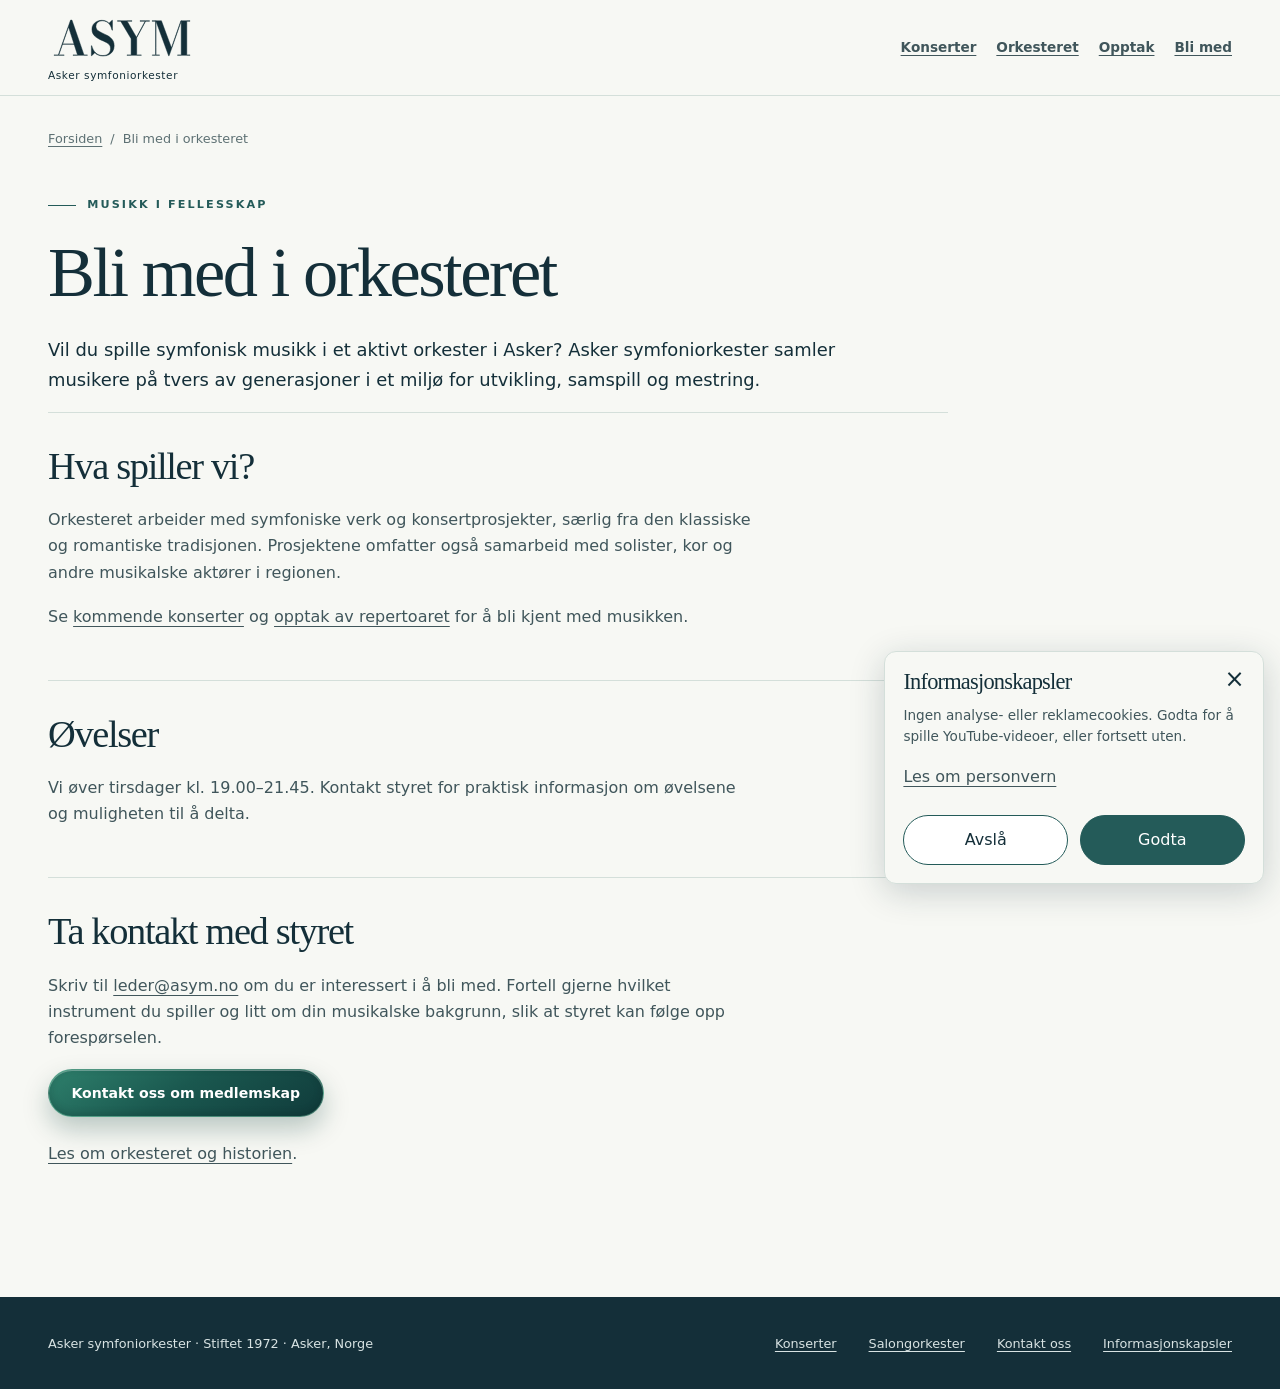
<file: bli-med/index.html>
<!DOCTYPE html>
<html lang="nb"><head>
<meta charset="UTF-8"><meta name="viewport" content="width=device-width, initial-scale=1.0">
<meta name="theme-color" content="#142f39"><meta name="robots" content="index, follow, max-image-preview:large">
<title>Spille i orkester i Asker? | Bli med i Asker symfoniorkester</title><meta name="description" content="Vil du spille i Asker symfoniorkester? Vi øver tirsdager kl. 19.00–21.45. Kontakt styret om medlemskap og muligheten til å spille sammen med oss.">
<link rel="canonical" href="https://asym.no/bli-med/"><link rel="icon" href="/favicon.ico">
<link rel="icon" type="image/png" sizes="48x48" href="/favicon-48x48.png">
<link rel="icon" type="image/png" sizes="96x96" href="/favicon-96x96.png">
<link rel="icon" type="image/png" sizes="512x512" href="/favicon.png">
<link rel="apple-touch-icon" sizes="180x180" href="/apple-touch-icon.png"><link rel="manifest" href="/site.webmanifest">
<meta property="og:type" content="website"><meta property="og:locale" content="nb_NO">
<meta property="og:site_name" content="Asker symfoniorkester"><meta property="og:title" content="Spille i orkester i Asker? | Bli med i Asker symfoniorkester">
<meta property="og:description" content="Vil du spille i Asker symfoniorkester? Vi øver tirsdager kl. 19.00–21.45. Kontakt styret om medlemskap og muligheten til å spille sammen med oss."><meta property="og:url" content="https://asym.no/bli-med/">
<meta property="og:image" content="https://asym.no/images/orchestra_piano.jpg"><meta name="twitter:card" content="summary_large_image">
<link rel="stylesheet" href="/styles.css?v=93"><link rel="stylesheet" href="/content-pages.css?v=2">
<script type="application/ld+json">{
  "@context": "https://schema.org",
  "@graph": [
    {
      "@type": "MusicGroup",
      "@id": "https://asym.no/#organization",
      "name": "Asker symfoniorkester",
      "alternateName": "ASYM",
      "url": "https://asym.no/",
      "foundingDate": "1972",
      "email": "leder@asym.no",
      "logo": {
        "@type": "ImageObject",
        "url": "https://asym.no/favicon.png",
        "contentUrl": "https://asym.no/favicon.png",
        "width": 512,
        "height": 512
      },
      "image": "https://asym.no/images/orchestra_piano.jpg",
      "sameAs": [
        "https://www.facebook.com/profile.php?id=100062928895060"
      ]
    },
    {
      "@type": "WebPage",
      "@id": "https://asym.no/bli-med/#webpage",
      "url": "https://asym.no/bli-med/",
      "name": "Spille i orkester i Asker? | Bli med i Asker symfoniorkester",
      "description": "Vil du spille i Asker symfoniorkester? Vi øver tirsdager kl. 19.00–21.45. Kontakt styret om medlemskap og muligheten til å spille sammen med oss.",
      "inLanguage": "nb-NO",
      "isPartOf": {
        "@id": "https://asym.no/#website"
      },
      "about": {
        "@id": "https://asym.no/#organization"
      }
    },
    {
      "@type": "BreadcrumbList",
      "itemListElement": [
        {
          "@type": "ListItem",
          "position": 1,
          "name": "Forsiden",
          "item": "https://asym.no/"
        },
        {
          "@type": "ListItem",
          "position": 2,
          "name": "Bli med i orkesteret",
          "item": "https://asym.no/bli-med/"
        }
      ]
    }
  ]
}</script>
</head><body class="content-page"><a class="skip-link" href="#main">Hopp til innhold</a>
<header class="site-header"><nav class="content-nav" aria-label="Hovednavigasjon"><a class="brand brand-signature" href="/" aria-label="Asker symfoniorkester hjem"><svg class="brand-symbol" xmlns="http://www.w3.org/2000/svg" viewBox="0 0 148 56" aria-hidden="true" focusable="false">
<!-- Editorial ASYM lettering, outlined from Bodoni Moda under SIL OFL. -->
<g class="brand-travel">
<g class="brand-face brand-face-serif" fill="currentColor">
<path class="brand-ink brand-ink-a" pathLength="1" d="M14.414429705580062 32.29000867602325V31.87558385617882H28.63135117161596V32.29000867602325ZM23.940393725666247 8.09051338470826 36.00595151237616 42.90386258011985H39.39611545096192V43.31828739996428H24.99065316438635V42.90386258011985H29.540683428230924L20.559461182537916 15.102975503973L10.826872019776117 42.90386258011985H16.131785587689905V43.31828739996428H5.9942229823551285V42.90386258011985H10.350579342175553L22.56322290565326 8.09051338470826Z"/>
<path class="brand-ink brand-ink-s" pathLength="1" d="M55.18246518297292 44.0Q52.33527395937924 44.0 50.2961300895568 43.09976271794082Q48.256986219734344 42.19952543588164 46.86741684296619 40.65396165403628L43.74447954491835 43.77890155216721H43.37002098111209V33.721198718596966H43.79255233441438Q44.2944260497984 35.70951175053066 45.17041514504536 37.48219658886002Q46.04640424029232 39.25488142718938 47.37896325928625 40.620143854729484Q48.71152227828018 41.98540628226959 50.55703259492479 42.76752610454891Q52.402542911569405 43.54964592682822 54.86040887233611 43.54964592682822Q57.19629100321211 43.54964592682822 58.9144004027052 42.6923848624243Q60.63250980219829 41.835123798020376 61.57337504953334 40.23791185264862Q62.514240296868394 38.640699907276876 62.514240296868394 36.410902899270944Q62.514240296868394 34.45005968188213 61.50807216185554 33.10957098893762Q60.50190402684268 31.7690822959931 58.847284578828905 30.786952762918Q57.19266513081513 29.804823229842896 55.211283422287835 28.947796618476392Q53.22990171376053 28.09077000710989 51.24852000523323 27.133196327790557Q49.26713829670594 26.17562264847123 47.61251884869216 24.871671849789625Q45.957899400678386 23.56772105110802 44.95173126566553 21.696393102763075Q43.94556313065267 19.825065154418134 43.94556313065267 17.136938505083602Q43.94556313065267 14.444395239739737 45.31224816842365 12.461596642378398Q46.67893320619463 10.478798045017058 48.92086939518905 9.395204938779052Q51.162805584183474 8.311611832541047 53.791423937875294 8.311611832541047Q56.007553333787115 8.311611832541047 57.83790070752803 9.013593676252583Q59.66824808126894 9.71557551996412 61.02760375059334 11.149584390755216L64.09314986921657 8.311611832541047H64.45232291944892V18.168697056687567H64.03697456598023Q63.37371717591848 15.085206528386983 62.006754049742824 12.999163377440684Q60.639790923567176 10.913120226494385 58.65342427658611 9.861124821119162Q56.66705762960504 8.80912941574394 54.163789755666 8.80912941574394Q51.090627015969936 8.80912941574394 49.49923627194171 10.378471898516823Q47.90784552791348 11.947814381289707 47.90784552791348 14.47091964609394Q47.90784552791348 16.226512123426506 48.89964053617946 17.454517353137085Q49.89143554444545 18.682522582847664 51.513717239048674 19.623748170766483Q53.13599893365189 20.564973758685298 55.08863438868544 21.428216299559374Q57.04126984371899 22.291458840433446 58.992892484535005 23.304492369891012Q60.94451512535101 24.317525899348578 62.566796819954234 25.700200599129595Q64.18907851455745 27.08287529891061 65.18087352282343 29.045000577979636Q66.17266853108941 31.007125857048663 66.17266853108941 33.80203949911731Q66.17266853108941 36.89735310736581 64.78162728599179 39.18719567030479Q63.39058604089416 41.477038233243775 60.9101904984489 42.73851911662189Q58.429794956003626 44.0 55.18246518297292 44.0Z"/>
<path class="brand-ink brand-ink-y" pathLength="1" d="M78.9811529382188 43.31828739996428V42.90386258011985H83.12465467961015V26.7349047831594L72.67360969418995 9.18665080458841H69.39785252087246V8.772225984743983H83.9715223619105V9.18665080458841H79.15684240499887L88.47154369793125 25.284080170587366L97.13187189589694 9.18665080458841H91.97115046209164V8.772225984743983H101.5578516603501V9.18665080458841H97.64042690074014L88.71634855269093 25.70917542555304V42.90386258011985H93.34045470138398V43.31828739996428Z"/>
<path class="brand-ink brand-ink-m" pathLength="1" d="M120.6154121137877 43.77890155216721 107.81033868254603 8.772225984743983H113.43492777155049L123.44506115032651 35.73475738016464L132.90683185227107 8.772225984743983H133.35090818535662L121.11317525735903 43.77890155216721ZM108.02418103503767 8.772225984743983V42.90386258011985H111.53049514080598V43.31828739996428H104.28052706406694V42.90386258011985H107.5893133302208V9.18665080458841H104.05897598636047V8.772225984743983ZM142.03796205421952 8.772225984743983V9.18665080458841H138.81163736036387V42.90386258011985H142.03796205421952V43.31828739996428H129.51909127143102V42.90386258011985H133.2219691157182V8.772225984743983Z"/>
</g>
<g class="brand-face brand-face-italic" fill="currentColor">
<path class="brand-ink brand-ink-a" pathLength="1" d="M6.811930997739581 43.313359909326934 27.271840226181336 7.830955824705306H28.702745307772314L33.10816847711456 43.313359909326934H27.014154000409732L24.041856450216486 14.246324286218005L7.285002459165609 43.313359909326934ZM2.8612271692196165 43.313359909326934V42.89593958313635H13.06798460744453V43.313359909326934ZM21.67880352133762 43.313359909326934V42.89593958313635H36.365048305755664V43.313359909326934ZM13.630510700482404 32.16009142900198V31.742671102811393H28.834829365386547V32.16009142900198Z"/>
<path class="brand-ink brand-ink-s" pathLength="1" d="M51.693254950142126 44.0Q48.97918535861414 44.0 47.12110416234231 43.17744037206883Q45.26302296607049 42.35488074413767 44.109911367334746 40.91119706856892Q42.95679976859901 39.46751339300017 42.37146182756531 37.60108084525055Q41.78612388653161 35.734648297500925 41.61447837625678 33.64690245786401H42.03189870244737Q42.18304146595574 35.61145601382895 42.72413365677397 37.39528476584757Q43.26522584759221 39.17911351786619 44.345519919468785 40.5613891997469Q45.425813991345365 41.943664881627605 47.18222993380844 42.744196720718136Q48.93864587627152 43.54472855980866 51.50957658550262 43.54472855980866Q53.91745024993152 43.54472855980866 55.83716086035598 42.61640823218056Q57.75687147078043 41.68808790455247 58.876371559031796 40.0359184969211Q59.99587164728316 38.38374908928972 59.99587164728316 36.19948399743225Q59.99587164728316 34.150229272701736 59.22526214030195 32.763022149114136Q58.454652633320734 31.375815025526528 57.180201143311905 30.414557228185163Q55.905749653303076 29.4532994308438 54.38772781533662 28.683976905511532Q52.86970597737015 27.914654380179265 51.35168413940369 27.11123622534585Q49.83366230143722 26.307818070512432 48.5592108114284 25.25642700309983Q47.28475932141957 24.205035935687224 46.514149814438355 22.676251545292946Q45.74354030745714 21.147467154898667 45.74354030745714 18.90059752279138Q45.74354030745714 16.202776148532053 46.8611333939654 14.180224227712902Q47.978726480473675 12.157672306893751 49.74319214017267 10.790902172863873Q51.50765779987166 9.424132038833996 53.50134773592996 8.738892217146525Q55.495037671988264 8.053652395459054 57.24723137108834 8.053652395459054Q60.21646989857195 8.053652395459054 62.23298466372418 9.269170825552347Q64.24949942887642 10.484689255645641 65.32522034689416 12.713922436166396Q66.4009412649119 14.94315561668715 66.55402223834233 17.981985672158658H66.13660191215173Q65.97841823960698 15.074136732400692 64.9781561239284 12.95357374985201Q63.97789400824982 10.833010767303328 62.09982737704203 9.678202220791526Q60.22176074583424 8.523393674279724 57.42367481641318 8.523393674279724Q55.69724659323392 8.523393674279724 54.06954803186659 9.288861486829713Q52.44184947049925 10.054329299379702 51.38962459066001 11.444414752814962Q50.337399710820776 12.834500206250222 50.337399710820776 14.739759384007748Q50.337399710820776 16.550277489426755 51.11417802701649 17.752927339992254Q51.89095634321222 18.95557719055775 53.16795918277822 19.818153524385274Q54.444962022344214 20.680729858212796 55.97787282829687 21.426574202413153Q57.51078363424952 22.17241854661351 59.04007698054484 23.02849191234109Q60.56937032684016 23.88456527806867 61.84637316640615 25.099036711945836Q63.12337600597215 26.313508145822997 63.90015432216787 28.094222022790646Q64.6769326383636 29.8749358997583 64.6769326383636 32.499473226803815Q64.6769326383636 34.93517670638021 63.64818371651273 37.02996355443216Q62.61943479466186 39.1247504024841 60.81776004625401 40.685440092978304Q59.01608529784616 42.246129783472504 56.67049318252191 43.12306489173625Q54.32490106719766 44.0 51.693254950142126 44.0ZM39.285495498357136 43.777303429246246 41.61447837625678 33.64690245786401H42.03189870244737L42.19166065792333 35.850669564229335Q42.51788927182608 37.20105370692815 42.93357843149358 38.30293434598322Q43.34926759116108 39.40481498503829 43.92734730348886 40.30903702433279L39.65653987851819 43.777303429246246ZM66.13660191215173 17.981985672158658 66.16350901954955 16.417008872562384Q65.89240209500537 15.104688657619587 65.51323524068627 13.86165642368631Q65.13406838636716 12.618624189753032 64.2557971394549 11.263047633045439L68.3931884765625 8.053652395459054H68.76423285672357L66.55402223834233 17.981985672158658Z"/>
<path class="brand-ink brand-ink-y" pathLength="1" d="M79.37018022330435 43.313359909326934 83.3137001426185 25.82268920836879 76.55865530840268 8.517595915378372H82.9274872127832L88.85487498581199 25.416219769240143L102.35629052264909 8.610384619362229H102.87258759934494L88.83653096275323 26.115806767962162L85.00433171987234 43.313359909326934ZM75.19264827413927 43.313359909326934V42.89593958313635H89.64172664917423V43.313359909326934ZM73.31105066896747 8.93501624156896V8.517595915378372H87.92881194960873V8.93501624156896ZM96.88857879869516 8.93501624156896V8.517595915378372H106.63139271700075V8.93501624156896Z"/>
<path class="brand-ink brand-ink-m" pathLength="1" d="M117.79853221375836 43.777303429246246 112.32399867871045 8.517595915378372H118.00250425737913L122.41167799552102 35.58893230220794L137.55328778504003 8.517595915378372H138.01708405726015L118.28682387099084 43.777303429246246ZM101.58636793815843 43.313359909326934V42.89593958313635H108.93774651460616V43.313359909326934ZM104.7859304225541 43.313359909326934 112.04980513635334 8.93501624156896H108.54756100683939V8.517595915378372H112.56630047085727L105.2219011271565 43.313359909326934ZM127.18868647665312 43.313359909326934V42.89593958313635H139.7799505021196V43.313359909326934ZM130.4362911160883 43.313359909326934 137.85938743479736 8.517595915378372H146.27515978098998V8.93501624156896H143.33858176685618L136.06840234276507 43.313359909326934Z"/>
</g>
<g class="brand-face brand-face-display" fill="currentColor">
<path class="brand-ink brand-ink-a" pathLength="1" d="M13.640376365788708 32.79029554449364V32.66114868768511H25.015134705752228V32.79029554449364ZM25.286119991387114 10.132058414293574 36.756980782207116 43.220708656191H39.836075511404076V43.349855512999525H23.464857620927358V43.220708656191H26.719508353646557L18.73949751704275 18.551476766246903L10.02700555253284 43.220708656191H15.229987064197125V43.349855512999525H5.674715662505208V43.220708656191H9.859579821303308L21.55903394095473 10.132058414293574Z"/>
<path class="brand-ink brand-ink-s" pathLength="1" d="M55.19038323365045 44.0Q53.08550449281162 44.0 51.418123825540555 43.27750616344811Q49.750743158269486 42.555012326896225 48.468054514661986 41.350392399624205L43.17086850017628 43.7840908811556H43.04462451614848V32.625744432998644H43.210330713275404Q44.02844745721586 34.56738820925233 45.06726433395815 36.54662647091269Q46.10608121070043 38.525864732573055 47.51438426209967 40.18695283461247Q48.92268731349891 41.848040936651884 50.79360810050693 42.85653826723765Q52.664528887514955 43.865035597823415 55.133052531205465 43.865035597823415Q57.05634676569885 43.865035597823415 58.38183417496178 43.00167794625965Q59.70732158422471 42.13832029469587 60.386680767634076 40.74689601836263Q61.066039951043436 39.35547174202938 61.066039951043436 37.74576790896206Q61.066039951043436 36.07957123348441 60.11088405520456 34.980870266345924Q59.15572815936568 33.88216929920744 57.592561791056056 33.09325063514626Q56.02939542274644 32.30433197108509 54.151570326628146 31.57063384868012Q52.27374523050985 30.83693572627515 50.39592013439156 29.934604865113766Q48.518095038273266 29.03227400395238 46.95492866996365 27.705213299219224Q45.391762301654026 26.378152594486068 44.43660640581514 24.393269182011117Q43.48145050997626 22.408385769536164 43.48145050997626 19.509501587451812Q43.48145050997626 16.556955276775685 44.927065777367886 14.509066125229138Q46.37268104475951 12.46117697368259 48.68631167014003 11.404572253410283Q50.99994229552055 10.347967533137975 53.59846428833795 10.347967533137975Q55.398913017697424 10.347967533137975 56.927169475664584 10.929321865228225Q58.45542593363174 11.510676197318475 59.71624089472695 12.609322227026542L64.82474339565367 10.347967533137975H64.94663886106038V20.755240803473093H64.78109457803794Q63.594739380930875 17.732281958948068 62.04549481865556 15.414659225271132Q60.49625025638025 13.097036491594196 58.43384271362167 11.794020594319804Q56.3714351708631 10.491004697045412 53.6669443392056 10.491004697045412Q51.39093301467284 10.491004697045412 50.27254907974401 11.969069750983055Q49.154165144815174 13.447134804920697 49.154165144815174 15.461263456383612Q49.154165144815174 16.93310086732018 50.10649322502226 17.96827276982249Q51.05882130522936 19.003444672324804 52.61625108522316 19.81321494120933Q54.173680865216966 20.622985210093855 56.04585033007169 21.411637933328137Q57.9180197949264 22.200290656562416 59.78966593421654 23.1755420203626Q61.66131207350668 24.150793384162785 63.21874185350048 25.509584647593364Q64.77617163349429 26.868375911023946 65.72849971370138 28.815514487617037Q66.68082779390846 30.76265306421013 66.68082779390846 33.53696840645158Q66.68082779390846 36.735558213941545 65.08890884859596 39.08406098200098Q63.49698990328347 41.43256375006042 60.87436624121712 42.716281875030205Q58.25174257915076 44.0 55.19038323365045 44.0Z"/>
<path class="brand-ink brand-ink-y" pathLength="1" d="M77.82396535640098 43.349855512999525V43.220708656191H81.73103701867647V27.725986834397297L72.3438785734831 10.911349758102574H69.61794680602677V10.782202901294049H86.72349145625883V10.911349758102574H82.38425977472768L90.2706953392155 26.615349804233496L97.48255901817934 10.911349758102574H92.50242924954699V10.782202901294049H101.61942901157073V10.911349758102574H97.66221888910083L90.36899198986512 26.735387330688415V43.220708656191H94.71425444410987V43.349855512999525Z"/>
<path class="brand-ink brand-ink-m" pathLength="1" d="M118.96660370611785 43.7840908811556 106.89486047137902 10.782202901294049H115.56995492697368L123.33740457965565 31.429776625279885L130.59090410273282 10.782202901294049H130.7247233063714L119.17088147941591 43.7840908811556ZM106.96108483352926 10.782202901294049V43.220708656191H110.33465867356882V43.349855512999525H103.70164981628831V43.220708656191H106.8284741951243V10.911349758102574H103.48623233966066V10.782202901294049ZM142.3480252307342 10.782202901294049V10.911349758102574H139.30733100251257V43.220708656191H142.3480252307342V43.349855512999525H127.19363096452045V43.220708656191H130.67042268245308V10.782202901294049Z"/>
</g>
</g>
</svg><span class="brand-name">Asker symfoniorkester</span></a><div><a href="/konserter/">Konserter</a><a href="/om/">Orkesteret</a><a href="/repertoar/">Opptak</a><a href="/bli-med/">Bli med</a></div></nav></header>
<main id="main" class="container content-main">
<nav class="breadcrumbs" aria-label="Brødsmuler"><a href="/">Forsiden</a> <span>/</span> <span aria-current="page">Bli med i orkesteret</span></nav>
<p class="eyebrow">Musikk i fellesskap</p><h1>Bli med i orkesteret</h1><p class="lead">Vil du spille symfonisk musikk i et aktivt orkester i Asker? Asker symfoniorkester samler musikere på tvers av generasjoner i et miljø for utvikling, samspill og mestring.</p><section class="content-section"><h2>Hva spiller vi?</h2><p>Orkesteret arbeider med symfoniske verk og konsertprosjekter, særlig fra den klassiske og romantiske tradisjonen. Prosjektene omfatter også samarbeid med solister, kor og andre musikalske aktører i regionen.</p><p>Se <a href="/konserter/">kommende konserter</a> og <a href="/repertoar/">opptak av repertoaret</a> for å bli kjent med musikken.</p></section><section class="content-section"><h2>Øvelser</h2><p>Vi øver tirsdager kl. 19.00–21.45. Kontakt styret for praktisk informasjon om øvelsene og muligheten til å delta.</p></section><section class="content-section"><h2>Ta kontakt med styret</h2><p>Skriv til <a href="mailto:leder@asym.no">leder@asym.no</a> om du er interessert i å bli med. Fortell gjerne hvilket instrument du spiller og litt om din musikalske bakgrunn, slik at styret kan følge opp forespørselen.</p><a class="button button-primary" href="mailto:leder@asym.no">Kontakt oss om medlemskap</a><p class="content-note"><a href="/om/">Les om orkesteret og historien</a>.</p></section>
</main><footer class="site-footer"><div class="container footer-inner"><p>Asker symfoniorkester · Stiftet 1972 · Asker, Norge</p><div class="footer-links"><a href="/konserter/">Konserter</a><a href="/salongorkester/">Salongorkester</a><a href="mailto:leder@asym.no">Kontakt oss</a></div></div></footer>
<script src="/cookies.js?v=3" defer></script>
</body></html>
</file>
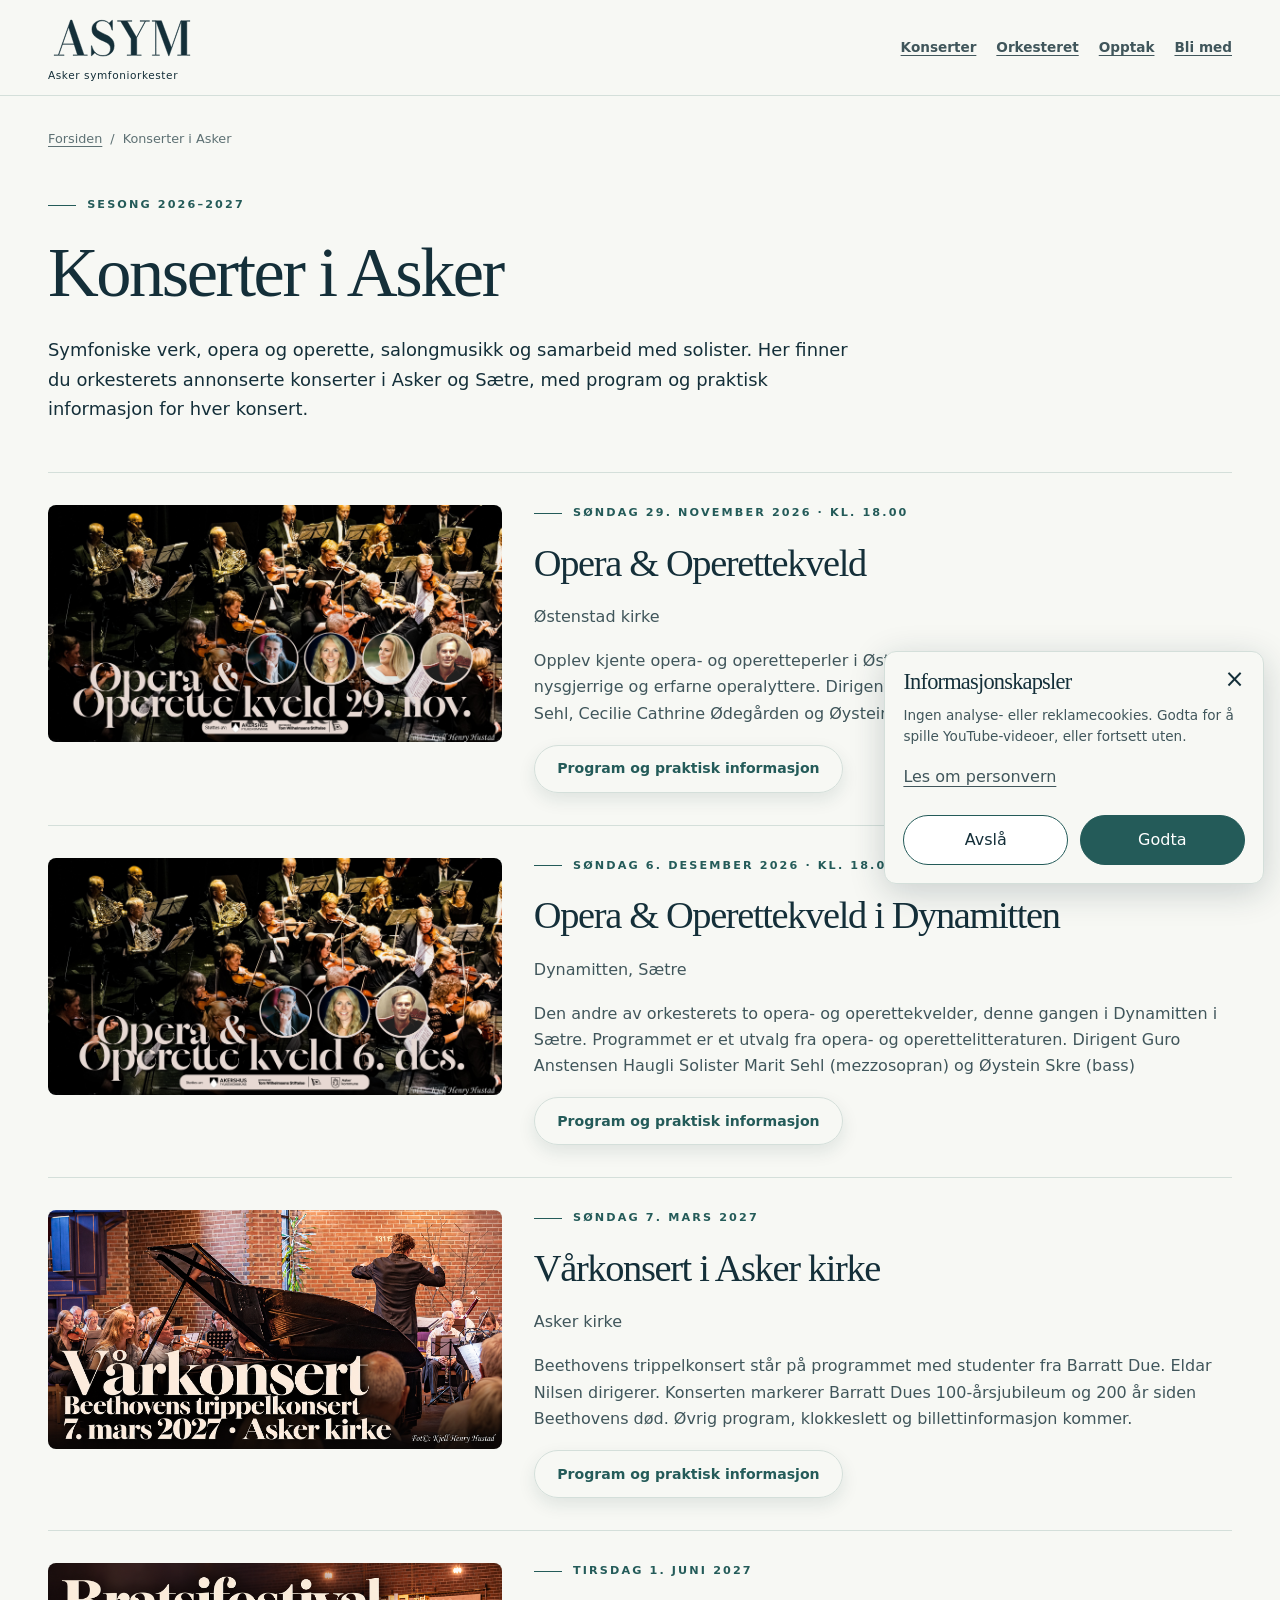
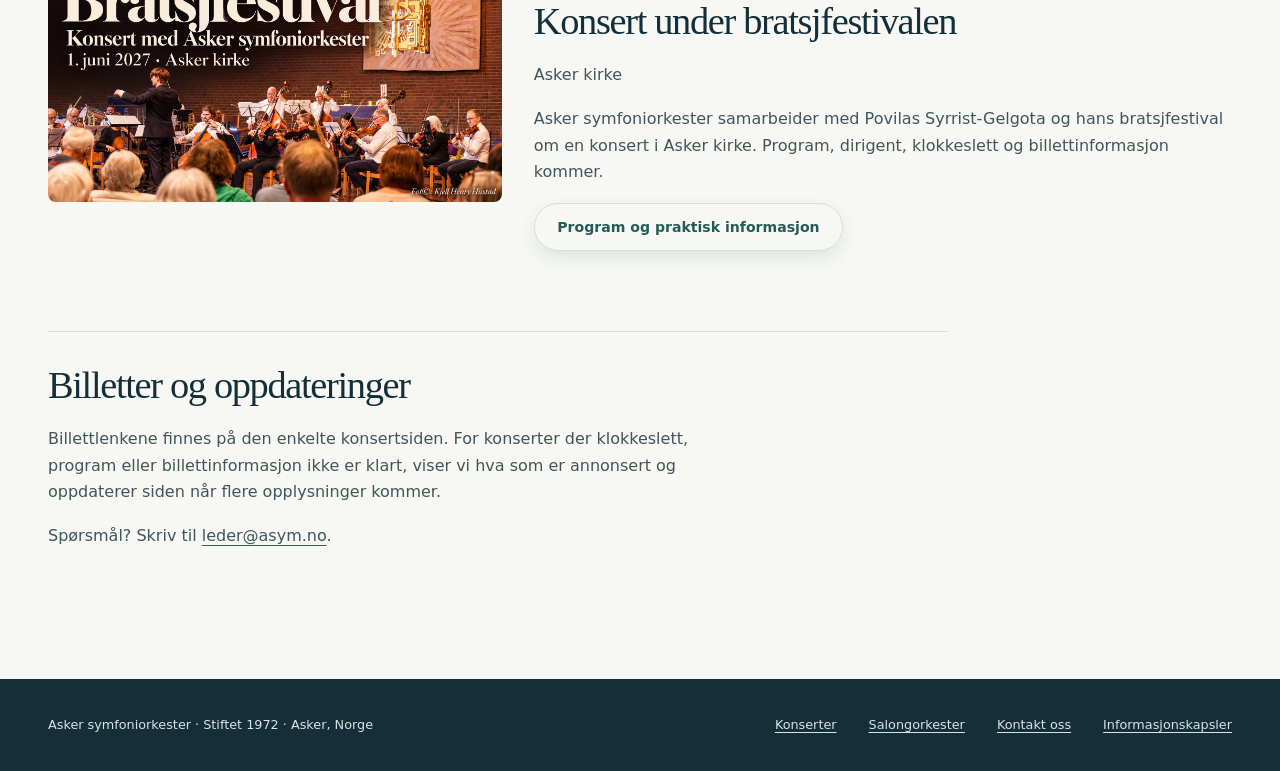
<file: konserter/index.html>
<!DOCTYPE html>
<html lang="nb"><head>
<meta charset="UTF-8"><meta name="viewport" content="width=device-width, initial-scale=1.0">
<meta name="theme-color" content="#142f39"><meta name="robots" content="index, follow, max-image-preview:large">
<title>Konserter i Asker 2026–2027 | Asker symfoniorkester</title><meta name="description" content="Se konserter med Asker symfoniorkester i Asker kirke, Østenstad kirke, Venskaben og Dynamitten. Finn datoer, program og billettlenker for 2026–2027.">
<link rel="canonical" href="https://asym.no/konserter/"><link rel="icon" href="/favicon.ico">
<link rel="icon" type="image/png" sizes="48x48" href="/favicon-48x48.png">
<link rel="icon" type="image/png" sizes="96x96" href="/favicon-96x96.png">
<link rel="icon" type="image/png" sizes="512x512" href="/favicon.png">
<link rel="apple-touch-icon" sizes="180x180" href="/apple-touch-icon.png"><link rel="manifest" href="/site.webmanifest">
<meta property="og:type" content="website"><meta property="og:locale" content="nb_NO">
<meta property="og:site_name" content="Asker symfoniorkester"><meta property="og:title" content="Konserter i Asker 2026–2027 | Asker symfoniorkester">
<meta property="og:description" content="Se konserter med Asker symfoniorkester i Asker kirke, Østenstad kirke, Venskaben og Dynamitten. Finn datoer, program og billettlenker for 2026–2027."><meta property="og:url" content="https://asym.no/konserter/">
<meta property="og:image" content="https://asym.no/images/orchestra_piano.jpg"><meta name="twitter:card" content="summary_large_image">
<link rel="stylesheet" href="/styles.css?v=93"><link rel="stylesheet" href="/content-pages.css?v=2">
<script type="application/ld+json">{
  "@context": "https://schema.org",
  "@graph": [
    {
      "@type": "MusicGroup",
      "@id": "https://asym.no/#organization",
      "name": "Asker symfoniorkester",
      "alternateName": "ASYM",
      "url": "https://asym.no/",
      "foundingDate": "1972",
      "email": "leder@asym.no",
      "logo": {
        "@type": "ImageObject",
        "url": "https://asym.no/favicon.png",
        "contentUrl": "https://asym.no/favicon.png",
        "width": 512,
        "height": 512
      },
      "image": "https://asym.no/images/orchestra_piano.jpg",
      "sameAs": [
        "https://www.facebook.com/profile.php?id=100062928895060"
      ]
    },
    {
      "@type": "WebPage",
      "@id": "https://asym.no/konserter/#webpage",
      "url": "https://asym.no/konserter/",
      "name": "Konserter i Asker 2026–2027 | Asker symfoniorkester",
      "description": "Se konserter med Asker symfoniorkester i Asker kirke, Østenstad kirke, Venskaben og Dynamitten. Finn datoer, program og billettlenker for 2026–2027.",
      "inLanguage": "nb-NO",
      "isPartOf": {
        "@id": "https://asym.no/#website"
      },
      "about": {
        "@id": "https://asym.no/#organization"
      }
    },
    {
      "@type": "BreadcrumbList",
      "itemListElement": [
        {
          "@type": "ListItem",
          "position": 1,
          "name": "Forsiden",
          "item": "https://asym.no/"
        },
        {
          "@type": "ListItem",
          "position": 2,
          "name": "Konserter i Asker",
          "item": "https://asym.no/konserter/"
        }
      ]
    },
    {
      "@type": "ItemList",
      "itemListElement": [
        {
          "@type": "ListItem",
          "position": 1,
          "url": "https://asym.no/konserter/opera-operette-2026/",
          "name": "Opera & Operettekveld"
        },
        {
          "@type": "ListItem",
          "position": 2,
          "url": "https://asym.no/konserter/opera-dynamitten-2026/",
          "name": "Opera & Operettekveld i Dynamitten"
        },
        {
          "@type": "ListItem",
          "position": 3,
          "url": "https://asym.no/konserter/varkonsert-2027/",
          "name": "Vårkonsert i Asker kirke"
        },
        {
          "@type": "ListItem",
          "position": 4,
          "url": "https://asym.no/konserter/bratsjfestival-2027/",
          "name": "Konsert under bratsjfestivalen"
        }
      ]
    }
  ]
}</script>
</head><body class="content-page"><a class="skip-link" href="#main">Hopp til innhold</a>
<header class="site-header"><nav class="content-nav" aria-label="Hovednavigasjon"><a class="brand brand-signature" href="/" aria-label="Asker symfoniorkester hjem"><svg class="brand-symbol" xmlns="http://www.w3.org/2000/svg" viewBox="0 0 148 56" aria-hidden="true" focusable="false">
<!-- Editorial ASYM lettering, outlined from Bodoni Moda under SIL OFL. -->
<g class="brand-travel">
<g class="brand-face brand-face-serif" fill="currentColor">
<path class="brand-ink brand-ink-a" pathLength="1" d="M14.414429705580062 32.29000867602325V31.87558385617882H28.63135117161596V32.29000867602325ZM23.940393725666247 8.09051338470826 36.00595151237616 42.90386258011985H39.39611545096192V43.31828739996428H24.99065316438635V42.90386258011985H29.540683428230924L20.559461182537916 15.102975503973L10.826872019776117 42.90386258011985H16.131785587689905V43.31828739996428H5.9942229823551285V42.90386258011985H10.350579342175553L22.56322290565326 8.09051338470826Z"/>
<path class="brand-ink brand-ink-s" pathLength="1" d="M55.18246518297292 44.0Q52.33527395937924 44.0 50.2961300895568 43.09976271794082Q48.256986219734344 42.19952543588164 46.86741684296619 40.65396165403628L43.74447954491835 43.77890155216721H43.37002098111209V33.721198718596966H43.79255233441438Q44.2944260497984 35.70951175053066 45.17041514504536 37.48219658886002Q46.04640424029232 39.25488142718938 47.37896325928625 40.620143854729484Q48.71152227828018 41.98540628226959 50.55703259492479 42.76752610454891Q52.402542911569405 43.54964592682822 54.86040887233611 43.54964592682822Q57.19629100321211 43.54964592682822 58.9144004027052 42.6923848624243Q60.63250980219829 41.835123798020376 61.57337504953334 40.23791185264862Q62.514240296868394 38.640699907276876 62.514240296868394 36.410902899270944Q62.514240296868394 34.45005968188213 61.50807216185554 33.10957098893762Q60.50190402684268 31.7690822959931 58.847284578828905 30.786952762918Q57.19266513081513 29.804823229842896 55.211283422287835 28.947796618476392Q53.22990171376053 28.09077000710989 51.24852000523323 27.133196327790557Q49.26713829670594 26.17562264847123 47.61251884869216 24.871671849789625Q45.957899400678386 23.56772105110802 44.95173126566553 21.696393102763075Q43.94556313065267 19.825065154418134 43.94556313065267 17.136938505083602Q43.94556313065267 14.444395239739737 45.31224816842365 12.461596642378398Q46.67893320619463 10.478798045017058 48.92086939518905 9.395204938779052Q51.162805584183474 8.311611832541047 53.791423937875294 8.311611832541047Q56.007553333787115 8.311611832541047 57.83790070752803 9.013593676252583Q59.66824808126894 9.71557551996412 61.02760375059334 11.149584390755216L64.09314986921657 8.311611832541047H64.45232291944892V18.168697056687567H64.03697456598023Q63.37371717591848 15.085206528386983 62.006754049742824 12.999163377440684Q60.639790923567176 10.913120226494385 58.65342427658611 9.861124821119162Q56.66705762960504 8.80912941574394 54.163789755666 8.80912941574394Q51.090627015969936 8.80912941574394 49.49923627194171 10.378471898516823Q47.90784552791348 11.947814381289707 47.90784552791348 14.47091964609394Q47.90784552791348 16.226512123426506 48.89964053617946 17.454517353137085Q49.89143554444545 18.682522582847664 51.513717239048674 19.623748170766483Q53.13599893365189 20.564973758685298 55.08863438868544 21.428216299559374Q57.04126984371899 22.291458840433446 58.992892484535005 23.304492369891012Q60.94451512535101 24.317525899348578 62.566796819954234 25.700200599129595Q64.18907851455745 27.08287529891061 65.18087352282343 29.045000577979636Q66.17266853108941 31.007125857048663 66.17266853108941 33.80203949911731Q66.17266853108941 36.89735310736581 64.78162728599179 39.18719567030479Q63.39058604089416 41.477038233243775 60.9101904984489 42.73851911662189Q58.429794956003626 44.0 55.18246518297292 44.0Z"/>
<path class="brand-ink brand-ink-y" pathLength="1" d="M78.9811529382188 43.31828739996428V42.90386258011985H83.12465467961015V26.7349047831594L72.67360969418995 9.18665080458841H69.39785252087246V8.772225984743983H83.9715223619105V9.18665080458841H79.15684240499887L88.47154369793125 25.284080170587366L97.13187189589694 9.18665080458841H91.97115046209164V8.772225984743983H101.5578516603501V9.18665080458841H97.64042690074014L88.71634855269093 25.70917542555304V42.90386258011985H93.34045470138398V43.31828739996428Z"/>
<path class="brand-ink brand-ink-m" pathLength="1" d="M120.6154121137877 43.77890155216721 107.81033868254603 8.772225984743983H113.43492777155049L123.44506115032651 35.73475738016464L132.90683185227107 8.772225984743983H133.35090818535662L121.11317525735903 43.77890155216721ZM108.02418103503767 8.772225984743983V42.90386258011985H111.53049514080598V43.31828739996428H104.28052706406694V42.90386258011985H107.5893133302208V9.18665080458841H104.05897598636047V8.772225984743983ZM142.03796205421952 8.772225984743983V9.18665080458841H138.81163736036387V42.90386258011985H142.03796205421952V43.31828739996428H129.51909127143102V42.90386258011985H133.2219691157182V8.772225984743983Z"/>
</g>
<g class="brand-face brand-face-italic" fill="currentColor">
<path class="brand-ink brand-ink-a" pathLength="1" d="M6.811930997739581 43.313359909326934 27.271840226181336 7.830955824705306H28.702745307772314L33.10816847711456 43.313359909326934H27.014154000409732L24.041856450216486 14.246324286218005L7.285002459165609 43.313359909326934ZM2.8612271692196165 43.313359909326934V42.89593958313635H13.06798460744453V43.313359909326934ZM21.67880352133762 43.313359909326934V42.89593958313635H36.365048305755664V43.313359909326934ZM13.630510700482404 32.16009142900198V31.742671102811393H28.834829365386547V32.16009142900198Z"/>
<path class="brand-ink brand-ink-s" pathLength="1" d="M51.693254950142126 44.0Q48.97918535861414 44.0 47.12110416234231 43.17744037206883Q45.26302296607049 42.35488074413767 44.109911367334746 40.91119706856892Q42.95679976859901 39.46751339300017 42.37146182756531 37.60108084525055Q41.78612388653161 35.734648297500925 41.61447837625678 33.64690245786401H42.03189870244737Q42.18304146595574 35.61145601382895 42.72413365677397 37.39528476584757Q43.26522584759221 39.17911351786619 44.345519919468785 40.5613891997469Q45.425813991345365 41.943664881627605 47.18222993380844 42.744196720718136Q48.93864587627152 43.54472855980866 51.50957658550262 43.54472855980866Q53.91745024993152 43.54472855980866 55.83716086035598 42.61640823218056Q57.75687147078043 41.68808790455247 58.876371559031796 40.0359184969211Q59.99587164728316 38.38374908928972 59.99587164728316 36.19948399743225Q59.99587164728316 34.150229272701736 59.22526214030195 32.763022149114136Q58.454652633320734 31.375815025526528 57.180201143311905 30.414557228185163Q55.905749653303076 29.4532994308438 54.38772781533662 28.683976905511532Q52.86970597737015 27.914654380179265 51.35168413940369 27.11123622534585Q49.83366230143722 26.307818070512432 48.5592108114284 25.25642700309983Q47.28475932141957 24.205035935687224 46.514149814438355 22.676251545292946Q45.74354030745714 21.147467154898667 45.74354030745714 18.90059752279138Q45.74354030745714 16.202776148532053 46.8611333939654 14.180224227712902Q47.978726480473675 12.157672306893751 49.74319214017267 10.790902172863873Q51.50765779987166 9.424132038833996 53.50134773592996 8.738892217146525Q55.495037671988264 8.053652395459054 57.24723137108834 8.053652395459054Q60.21646989857195 8.053652395459054 62.23298466372418 9.269170825552347Q64.24949942887642 10.484689255645641 65.32522034689416 12.713922436166396Q66.4009412649119 14.94315561668715 66.55402223834233 17.981985672158658H66.13660191215173Q65.97841823960698 15.074136732400692 64.9781561239284 12.95357374985201Q63.97789400824982 10.833010767303328 62.09982737704203 9.678202220791526Q60.22176074583424 8.523393674279724 57.42367481641318 8.523393674279724Q55.69724659323392 8.523393674279724 54.06954803186659 9.288861486829713Q52.44184947049925 10.054329299379702 51.38962459066001 11.444414752814962Q50.337399710820776 12.834500206250222 50.337399710820776 14.739759384007748Q50.337399710820776 16.550277489426755 51.11417802701649 17.752927339992254Q51.89095634321222 18.95557719055775 53.16795918277822 19.818153524385274Q54.444962022344214 20.680729858212796 55.97787282829687 21.426574202413153Q57.51078363424952 22.17241854661351 59.04007698054484 23.02849191234109Q60.56937032684016 23.88456527806867 61.84637316640615 25.099036711945836Q63.12337600597215 26.313508145822997 63.90015432216787 28.094222022790646Q64.6769326383636 29.8749358997583 64.6769326383636 32.499473226803815Q64.6769326383636 34.93517670638021 63.64818371651273 37.02996355443216Q62.61943479466186 39.1247504024841 60.81776004625401 40.685440092978304Q59.01608529784616 42.246129783472504 56.67049318252191 43.12306489173625Q54.32490106719766 44.0 51.693254950142126 44.0ZM39.285495498357136 43.777303429246246 41.61447837625678 33.64690245786401H42.03189870244737L42.19166065792333 35.850669564229335Q42.51788927182608 37.20105370692815 42.93357843149358 38.30293434598322Q43.34926759116108 39.40481498503829 43.92734730348886 40.30903702433279L39.65653987851819 43.777303429246246ZM66.13660191215173 17.981985672158658 66.16350901954955 16.417008872562384Q65.89240209500537 15.104688657619587 65.51323524068627 13.86165642368631Q65.13406838636716 12.618624189753032 64.2557971394549 11.263047633045439L68.3931884765625 8.053652395459054H68.76423285672357L66.55402223834233 17.981985672158658Z"/>
<path class="brand-ink brand-ink-y" pathLength="1" d="M79.37018022330435 43.313359909326934 83.3137001426185 25.82268920836879 76.55865530840268 8.517595915378372H82.9274872127832L88.85487498581199 25.416219769240143L102.35629052264909 8.610384619362229H102.87258759934494L88.83653096275323 26.115806767962162L85.00433171987234 43.313359909326934ZM75.19264827413927 43.313359909326934V42.89593958313635H89.64172664917423V43.313359909326934ZM73.31105066896747 8.93501624156896V8.517595915378372H87.92881194960873V8.93501624156896ZM96.88857879869516 8.93501624156896V8.517595915378372H106.63139271700075V8.93501624156896Z"/>
<path class="brand-ink brand-ink-m" pathLength="1" d="M117.79853221375836 43.777303429246246 112.32399867871045 8.517595915378372H118.00250425737913L122.41167799552102 35.58893230220794L137.55328778504003 8.517595915378372H138.01708405726015L118.28682387099084 43.777303429246246ZM101.58636793815843 43.313359909326934V42.89593958313635H108.93774651460616V43.313359909326934ZM104.7859304225541 43.313359909326934 112.04980513635334 8.93501624156896H108.54756100683939V8.517595915378372H112.56630047085727L105.2219011271565 43.313359909326934ZM127.18868647665312 43.313359909326934V42.89593958313635H139.7799505021196V43.313359909326934ZM130.4362911160883 43.313359909326934 137.85938743479736 8.517595915378372H146.27515978098998V8.93501624156896H143.33858176685618L136.06840234276507 43.313359909326934Z"/>
</g>
<g class="brand-face brand-face-display" fill="currentColor">
<path class="brand-ink brand-ink-a" pathLength="1" d="M13.640376365788708 32.79029554449364V32.66114868768511H25.015134705752228V32.79029554449364ZM25.286119991387114 10.132058414293574 36.756980782207116 43.220708656191H39.836075511404076V43.349855512999525H23.464857620927358V43.220708656191H26.719508353646557L18.73949751704275 18.551476766246903L10.02700555253284 43.220708656191H15.229987064197125V43.349855512999525H5.674715662505208V43.220708656191H9.859579821303308L21.55903394095473 10.132058414293574Z"/>
<path class="brand-ink brand-ink-s" pathLength="1" d="M55.19038323365045 44.0Q53.08550449281162 44.0 51.418123825540555 43.27750616344811Q49.750743158269486 42.555012326896225 48.468054514661986 41.350392399624205L43.17086850017628 43.7840908811556H43.04462451614848V32.625744432998644H43.210330713275404Q44.02844745721586 34.56738820925233 45.06726433395815 36.54662647091269Q46.10608121070043 38.525864732573055 47.51438426209967 40.18695283461247Q48.92268731349891 41.848040936651884 50.79360810050693 42.85653826723765Q52.664528887514955 43.865035597823415 55.133052531205465 43.865035597823415Q57.05634676569885 43.865035597823415 58.38183417496178 43.00167794625965Q59.70732158422471 42.13832029469587 60.386680767634076 40.74689601836263Q61.066039951043436 39.35547174202938 61.066039951043436 37.74576790896206Q61.066039951043436 36.07957123348441 60.11088405520456 34.980870266345924Q59.15572815936568 33.88216929920744 57.592561791056056 33.09325063514626Q56.02939542274644 32.30433197108509 54.151570326628146 31.57063384868012Q52.27374523050985 30.83693572627515 50.39592013439156 29.934604865113766Q48.518095038273266 29.03227400395238 46.95492866996365 27.705213299219224Q45.391762301654026 26.378152594486068 44.43660640581514 24.393269182011117Q43.48145050997626 22.408385769536164 43.48145050997626 19.509501587451812Q43.48145050997626 16.556955276775685 44.927065777367886 14.509066125229138Q46.37268104475951 12.46117697368259 48.68631167014003 11.404572253410283Q50.99994229552055 10.347967533137975 53.59846428833795 10.347967533137975Q55.398913017697424 10.347967533137975 56.927169475664584 10.929321865228225Q58.45542593363174 11.510676197318475 59.71624089472695 12.609322227026542L64.82474339565367 10.347967533137975H64.94663886106038V20.755240803473093H64.78109457803794Q63.594739380930875 17.732281958948068 62.04549481865556 15.414659225271132Q60.49625025638025 13.097036491594196 58.43384271362167 11.794020594319804Q56.3714351708631 10.491004697045412 53.6669443392056 10.491004697045412Q51.39093301467284 10.491004697045412 50.27254907974401 11.969069750983055Q49.154165144815174 13.447134804920697 49.154165144815174 15.461263456383612Q49.154165144815174 16.93310086732018 50.10649322502226 17.96827276982249Q51.05882130522936 19.003444672324804 52.61625108522316 19.81321494120933Q54.173680865216966 20.622985210093855 56.04585033007169 21.411637933328137Q57.9180197949264 22.200290656562416 59.78966593421654 23.1755420203626Q61.66131207350668 24.150793384162785 63.21874185350048 25.509584647593364Q64.77617163349429 26.868375911023946 65.72849971370138 28.815514487617037Q66.68082779390846 30.76265306421013 66.68082779390846 33.53696840645158Q66.68082779390846 36.735558213941545 65.08890884859596 39.08406098200098Q63.49698990328347 41.43256375006042 60.87436624121712 42.716281875030205Q58.25174257915076 44.0 55.19038323365045 44.0Z"/>
<path class="brand-ink brand-ink-y" pathLength="1" d="M77.82396535640098 43.349855512999525V43.220708656191H81.73103701867647V27.725986834397297L72.3438785734831 10.911349758102574H69.61794680602677V10.782202901294049H86.72349145625883V10.911349758102574H82.38425977472768L90.2706953392155 26.615349804233496L97.48255901817934 10.911349758102574H92.50242924954699V10.782202901294049H101.61942901157073V10.911349758102574H97.66221888910083L90.36899198986512 26.735387330688415V43.220708656191H94.71425444410987V43.349855512999525Z"/>
<path class="brand-ink brand-ink-m" pathLength="1" d="M118.96660370611785 43.7840908811556 106.89486047137902 10.782202901294049H115.56995492697368L123.33740457965565 31.429776625279885L130.59090410273282 10.782202901294049H130.7247233063714L119.17088147941591 43.7840908811556ZM106.96108483352926 10.782202901294049V43.220708656191H110.33465867356882V43.349855512999525H103.70164981628831V43.220708656191H106.8284741951243V10.911349758102574H103.48623233966066V10.782202901294049ZM142.3480252307342 10.782202901294049V10.911349758102574H139.30733100251257V43.220708656191H142.3480252307342V43.349855512999525H127.19363096452045V43.220708656191H130.67042268245308V10.782202901294049Z"/>
</g>
</g>
</svg><span class="brand-name">Asker symfoniorkester</span></a><div><a href="/konserter/">Konserter</a><a href="/om/">Orkesteret</a><a href="/repertoar/">Opptak</a><a href="/bli-med/">Bli med</a></div></nav></header>
<main id="main" class="container content-main">
<nav class="breadcrumbs" aria-label="Brødsmuler"><a href="/">Forsiden</a> <span>/</span> <span aria-current="page">Konserter i Asker</span></nav>
<p class="eyebrow">Sesong 2026–2027</p><h1>Konserter i Asker</h1><p class="lead">Symfoniske verk, opera og operette, salongmusikk og samarbeid med solister. Her finner du orkesterets annonserte konserter i Asker og Sætre, med program og praktisk informasjon for hver konsert.</p><div class="concert-list"><article><img src="/images/opera-operette-2026.png" alt="Plakat for Opera &amp; Operettekveld 29. november" loading="lazy"><div><p class="eyebrow"><time datetime="2026-11-29T18:00:00+01:00">Søndag 29. november 2026 · kl. 18.00</time></p><h2><a href="/konserter/opera-operette-2026/">Opera &amp; Operettekveld</a></h2><p>Østenstad kirke</p><p>Opplev kjente opera- og operetteperler i Østenstad kirke – en kveld for både nysgjerrige og erfarne operalyttere. Dirigent Guro Anstensen Haugli Solister Marit Sehl, Cecilie Cathrine Ødegården og Øystein Skre</p><a class="button button-ghost" href="/konserter/opera-operette-2026/">Program og praktisk informasjon</a></div></article>
<article><img src="/images/opera-dynamitten-2026-corrected.png" alt="Opera og operettekveld i Dynamitten 6. desember med dirigent Guro Anstensen Haugli og solistene Marit Sehl og Øystein Skre" loading="lazy"><div><p class="eyebrow"><time datetime="2026-12-06T18:00:00+01:00">Søndag 6. desember 2026 · kl. 18.00</time></p><h2><a href="/konserter/opera-dynamitten-2026/">Opera &amp; Operettekveld i Dynamitten</a></h2><p>Dynamitten, Sætre</p><p>Den andre av orkesterets to opera- og operettekvelder, denne gangen i Dynamitten i Sætre. Programmet er et utvalg fra opera- og operettelitteraturen. Dirigent Guro Anstensen Haugli Solister Marit Sehl (mezzosopran) og Øystein Skre (bass)</p><a class="button button-ghost" href="/konserter/opera-dynamitten-2026/">Program og praktisk informasjon</a></div></article>
<article><img src="/images/varkonsert-2027.png" alt="Plakat for vårkonserten med arkivfoto av pianist og orkester" loading="lazy"><div><p class="eyebrow"><time datetime="2027-03-07">Søndag 7. mars 2027</time></p><h2><a href="/konserter/varkonsert-2027/">Vårkonsert i Asker kirke</a></h2><p>Asker kirke</p><p>Beethovens trippelkonsert står på programmet med studenter fra Barratt Due. Eldar Nilsen dirigerer. Konserten markerer Barratt Dues 100-årsjubileum og 200 år siden Beethovens død. Øvrig program, klokkeslett og billettinformasjon kommer.</p><a class="button button-ghost" href="/konserter/varkonsert-2027/">Program og praktisk informasjon</a></div></article>
<article><img src="/images/bratsjfestival-2027.png" alt="Plakat for bratsjfestivalen med arkivfoto av orkesteret" loading="lazy"><div><p class="eyebrow"><time datetime="2027-06-01">Tirsdag 1. juni 2027</time></p><h2><a href="/konserter/bratsjfestival-2027/">Konsert under bratsjfestivalen</a></h2><p>Asker kirke</p><p>Asker symfoniorkester samarbeider med Povilas Syrrist-Gelgota og hans bratsjfestival om en konsert i Asker kirke. Program, dirigent, klokkeslett og billettinformasjon kommer.</p><a class="button button-ghost" href="/konserter/bratsjfestival-2027/">Program og praktisk informasjon</a></div></article></div><section class="content-section"><h2>Billetter og oppdateringer</h2><p>Billettlenkene finnes på den enkelte konsertsiden. For konserter der klokkeslett, program eller billettinformasjon ikke er klart, viser vi hva som er annonsert og oppdaterer siden når flere opplysninger kommer.</p><p>Spørsmål? Skriv til <a href="mailto:leder@asym.no">leder@asym.no</a>.</p></section>
</main><footer class="site-footer"><div class="container footer-inner"><p>Asker symfoniorkester · Stiftet 1972 · Asker, Norge</p><div class="footer-links"><a href="/konserter/">Konserter</a><a href="/salongorkester/">Salongorkester</a><a href="mailto:leder@asym.no">Kontakt oss</a></div></div></footer>
<script src="/cookies.js?v=3" defer></script>
</body></html>
</file>
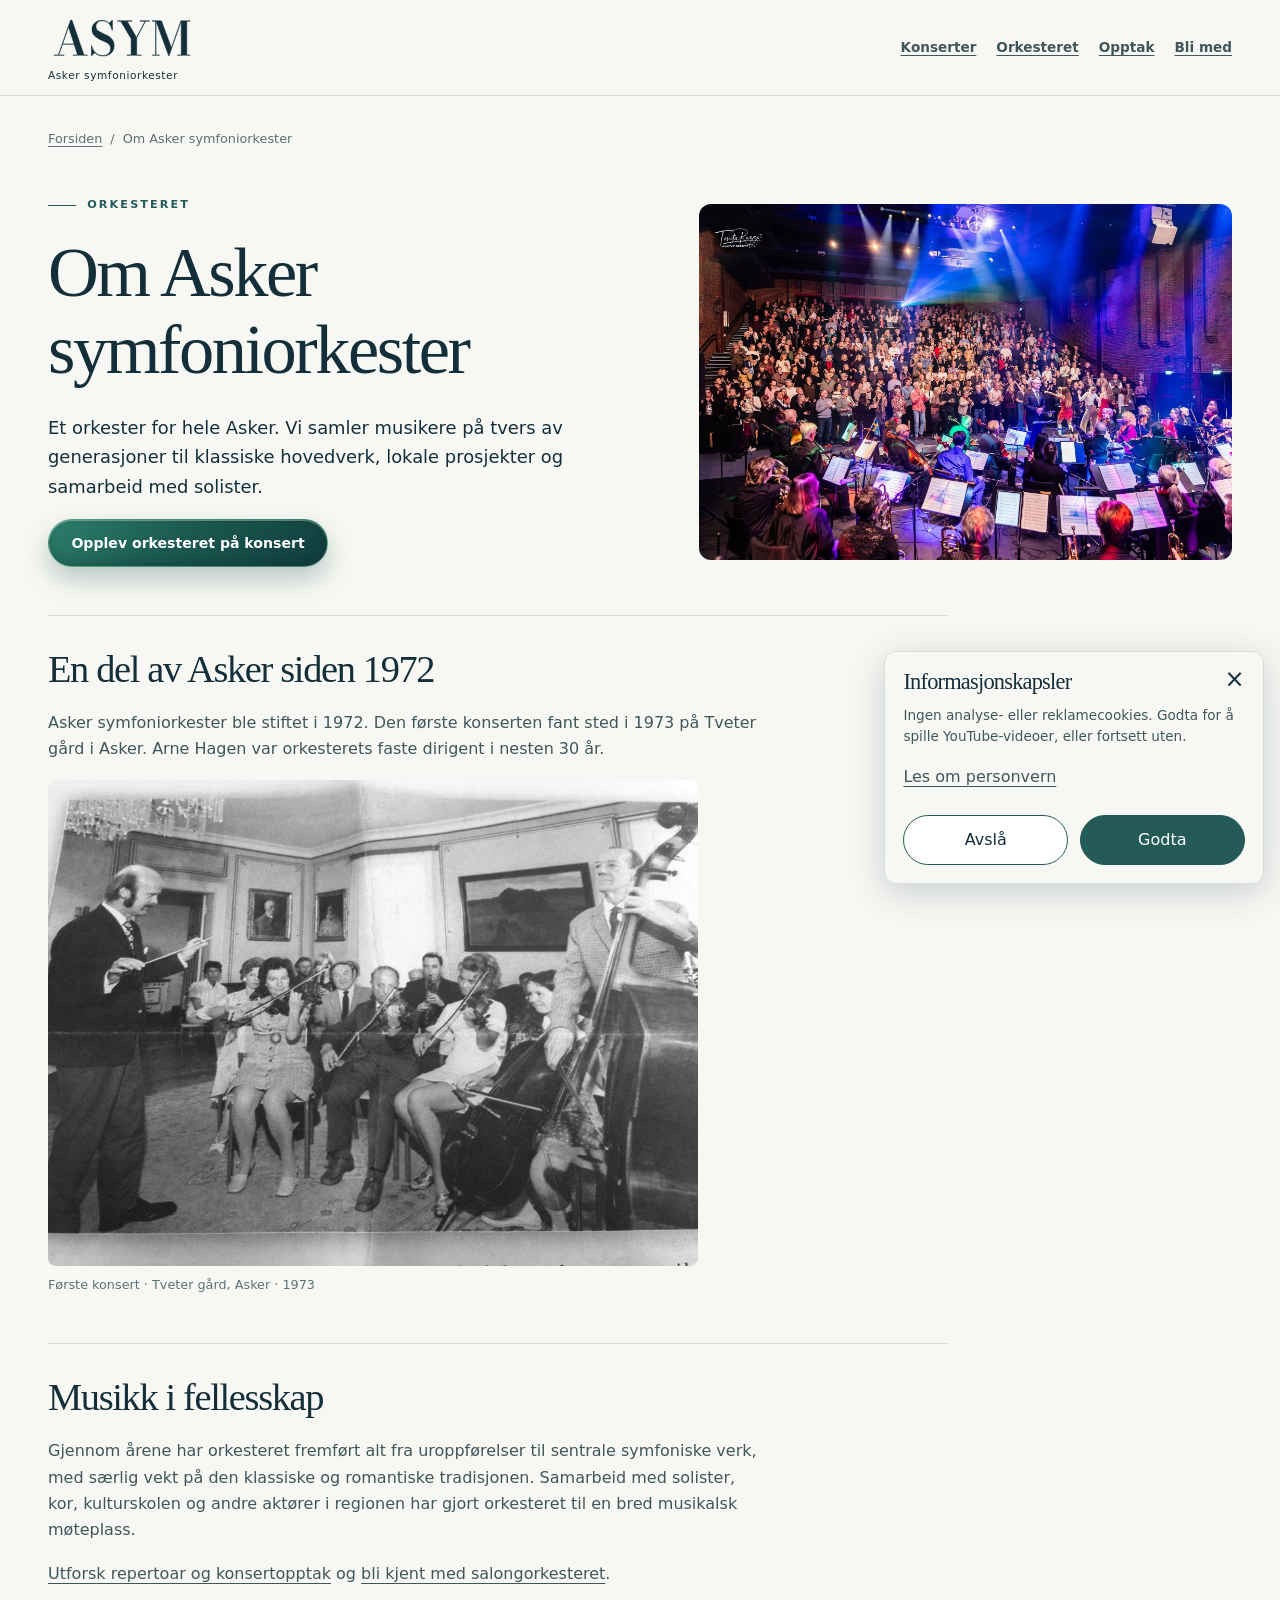
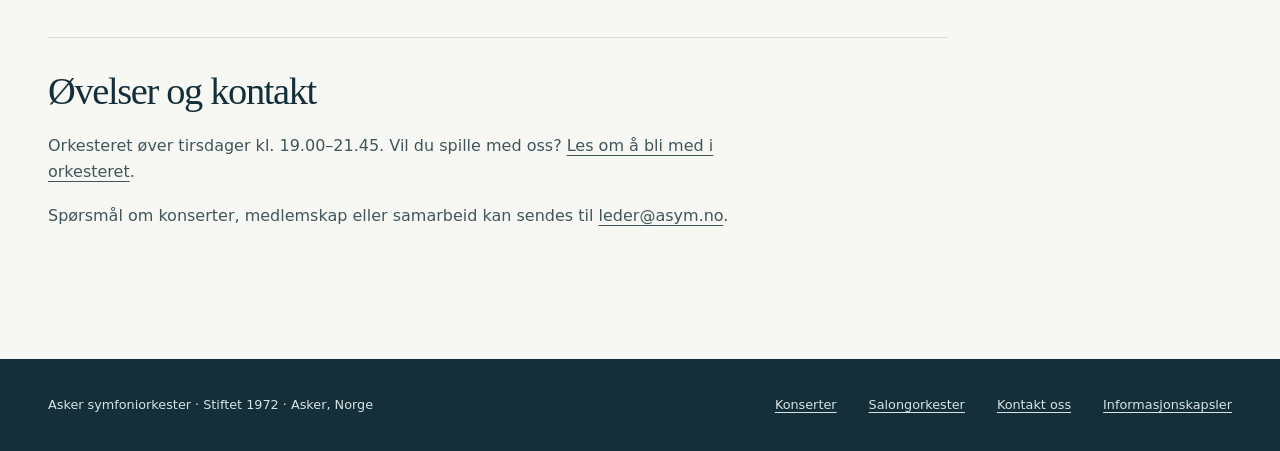
<file: om/index.html>
<!DOCTYPE html>
<html lang="nb"><head>
<meta charset="UTF-8"><meta name="viewport" content="width=device-width, initial-scale=1.0">
<meta name="theme-color" content="#142f39"><meta name="robots" content="index, follow, max-image-preview:large">
<title>Om Asker symfoniorkester – historie siden 1972</title><meta name="description" content="Bli kjent med Asker symfoniorkester, stiftet i 1972. Les om historien, symfonisk repertoar, musikalske samarbeid og øvelser i Asker.">
<link rel="canonical" href="https://asym.no/om/"><link rel="icon" href="/favicon.ico">
<link rel="icon" type="image/png" sizes="48x48" href="/favicon-48x48.png">
<link rel="icon" type="image/png" sizes="96x96" href="/favicon-96x96.png">
<link rel="icon" type="image/png" sizes="512x512" href="/favicon.png">
<link rel="apple-touch-icon" sizes="180x180" href="/apple-touch-icon.png"><link rel="manifest" href="/site.webmanifest">
<meta property="og:type" content="website"><meta property="og:locale" content="nb_NO">
<meta property="og:site_name" content="Asker symfoniorkester"><meta property="og:title" content="Om Asker symfoniorkester – historie siden 1972">
<meta property="og:description" content="Bli kjent med Asker symfoniorkester, stiftet i 1972. Les om historien, symfonisk repertoar, musikalske samarbeid og øvelser i Asker."><meta property="og:url" content="https://asym.no/om/">
<meta property="og:image" content="https://asym.no/images/about-orchestra-audience.webp"><meta name="twitter:card" content="summary_large_image">
<link rel="stylesheet" href="/styles.css?v=93"><link rel="stylesheet" href="/content-pages.css?v=2">
<script type="application/ld+json">{
  "@context": "https://schema.org",
  "@graph": [
    {
      "@type": "MusicGroup",
      "@id": "https://asym.no/#organization",
      "name": "Asker symfoniorkester",
      "alternateName": "ASYM",
      "url": "https://asym.no/",
      "foundingDate": "1972",
      "email": "leder@asym.no",
      "logo": {
        "@type": "ImageObject",
        "url": "https://asym.no/favicon.png",
        "contentUrl": "https://asym.no/favicon.png",
        "width": 512,
        "height": 512
      },
      "image": "https://asym.no/images/orchestra_piano.jpg",
      "sameAs": [
        "https://www.facebook.com/profile.php?id=100062928895060"
      ]
    },
    {
      "@type": "WebPage",
      "@id": "https://asym.no/om/#webpage",
      "url": "https://asym.no/om/",
      "name": "Om Asker symfoniorkester – historie siden 1972",
      "description": "Bli kjent med Asker symfoniorkester, stiftet i 1972. Les om historien, symfonisk repertoar, musikalske samarbeid og øvelser i Asker.",
      "inLanguage": "nb-NO",
      "isPartOf": {
        "@id": "https://asym.no/#website"
      },
      "about": {
        "@id": "https://asym.no/#organization"
      }
    },
    {
      "@type": "BreadcrumbList",
      "itemListElement": [
        {
          "@type": "ListItem",
          "position": 1,
          "name": "Forsiden",
          "item": "https://asym.no/"
        },
        {
          "@type": "ListItem",
          "position": 2,
          "name": "Om Asker symfoniorkester",
          "item": "https://asym.no/om/"
        }
      ]
    }
  ]
}</script>
</head><body class="content-page"><a class="skip-link" href="#main">Hopp til innhold</a>
<header class="site-header"><nav class="content-nav" aria-label="Hovednavigasjon"><a class="brand brand-signature" href="/" aria-label="Asker symfoniorkester hjem"><svg class="brand-symbol" xmlns="http://www.w3.org/2000/svg" viewBox="0 0 148 56" aria-hidden="true" focusable="false">
<!-- Editorial ASYM lettering, outlined from Bodoni Moda under SIL OFL. -->
<g class="brand-travel">
<g class="brand-face brand-face-serif" fill="currentColor">
<path class="brand-ink brand-ink-a" pathLength="1" d="M14.414429705580062 32.29000867602325V31.87558385617882H28.63135117161596V32.29000867602325ZM23.940393725666247 8.09051338470826 36.00595151237616 42.90386258011985H39.39611545096192V43.31828739996428H24.99065316438635V42.90386258011985H29.540683428230924L20.559461182537916 15.102975503973L10.826872019776117 42.90386258011985H16.131785587689905V43.31828739996428H5.9942229823551285V42.90386258011985H10.350579342175553L22.56322290565326 8.09051338470826Z"/>
<path class="brand-ink brand-ink-s" pathLength="1" d="M55.18246518297292 44.0Q52.33527395937924 44.0 50.2961300895568 43.09976271794082Q48.256986219734344 42.19952543588164 46.86741684296619 40.65396165403628L43.74447954491835 43.77890155216721H43.37002098111209V33.721198718596966H43.79255233441438Q44.2944260497984 35.70951175053066 45.17041514504536 37.48219658886002Q46.04640424029232 39.25488142718938 47.37896325928625 40.620143854729484Q48.71152227828018 41.98540628226959 50.55703259492479 42.76752610454891Q52.402542911569405 43.54964592682822 54.86040887233611 43.54964592682822Q57.19629100321211 43.54964592682822 58.9144004027052 42.6923848624243Q60.63250980219829 41.835123798020376 61.57337504953334 40.23791185264862Q62.514240296868394 38.640699907276876 62.514240296868394 36.410902899270944Q62.514240296868394 34.45005968188213 61.50807216185554 33.10957098893762Q60.50190402684268 31.7690822959931 58.847284578828905 30.786952762918Q57.19266513081513 29.804823229842896 55.211283422287835 28.947796618476392Q53.22990171376053 28.09077000710989 51.24852000523323 27.133196327790557Q49.26713829670594 26.17562264847123 47.61251884869216 24.871671849789625Q45.957899400678386 23.56772105110802 44.95173126566553 21.696393102763075Q43.94556313065267 19.825065154418134 43.94556313065267 17.136938505083602Q43.94556313065267 14.444395239739737 45.31224816842365 12.461596642378398Q46.67893320619463 10.478798045017058 48.92086939518905 9.395204938779052Q51.162805584183474 8.311611832541047 53.791423937875294 8.311611832541047Q56.007553333787115 8.311611832541047 57.83790070752803 9.013593676252583Q59.66824808126894 9.71557551996412 61.02760375059334 11.149584390755216L64.09314986921657 8.311611832541047H64.45232291944892V18.168697056687567H64.03697456598023Q63.37371717591848 15.085206528386983 62.006754049742824 12.999163377440684Q60.639790923567176 10.913120226494385 58.65342427658611 9.861124821119162Q56.66705762960504 8.80912941574394 54.163789755666 8.80912941574394Q51.090627015969936 8.80912941574394 49.49923627194171 10.378471898516823Q47.90784552791348 11.947814381289707 47.90784552791348 14.47091964609394Q47.90784552791348 16.226512123426506 48.89964053617946 17.454517353137085Q49.89143554444545 18.682522582847664 51.513717239048674 19.623748170766483Q53.13599893365189 20.564973758685298 55.08863438868544 21.428216299559374Q57.04126984371899 22.291458840433446 58.992892484535005 23.304492369891012Q60.94451512535101 24.317525899348578 62.566796819954234 25.700200599129595Q64.18907851455745 27.08287529891061 65.18087352282343 29.045000577979636Q66.17266853108941 31.007125857048663 66.17266853108941 33.80203949911731Q66.17266853108941 36.89735310736581 64.78162728599179 39.18719567030479Q63.39058604089416 41.477038233243775 60.9101904984489 42.73851911662189Q58.429794956003626 44.0 55.18246518297292 44.0Z"/>
<path class="brand-ink brand-ink-y" pathLength="1" d="M78.9811529382188 43.31828739996428V42.90386258011985H83.12465467961015V26.7349047831594L72.67360969418995 9.18665080458841H69.39785252087246V8.772225984743983H83.9715223619105V9.18665080458841H79.15684240499887L88.47154369793125 25.284080170587366L97.13187189589694 9.18665080458841H91.97115046209164V8.772225984743983H101.5578516603501V9.18665080458841H97.64042690074014L88.71634855269093 25.70917542555304V42.90386258011985H93.34045470138398V43.31828739996428Z"/>
<path class="brand-ink brand-ink-m" pathLength="1" d="M120.6154121137877 43.77890155216721 107.81033868254603 8.772225984743983H113.43492777155049L123.44506115032651 35.73475738016464L132.90683185227107 8.772225984743983H133.35090818535662L121.11317525735903 43.77890155216721ZM108.02418103503767 8.772225984743983V42.90386258011985H111.53049514080598V43.31828739996428H104.28052706406694V42.90386258011985H107.5893133302208V9.18665080458841H104.05897598636047V8.772225984743983ZM142.03796205421952 8.772225984743983V9.18665080458841H138.81163736036387V42.90386258011985H142.03796205421952V43.31828739996428H129.51909127143102V42.90386258011985H133.2219691157182V8.772225984743983Z"/>
</g>
<g class="brand-face brand-face-italic" fill="currentColor">
<path class="brand-ink brand-ink-a" pathLength="1" d="M6.811930997739581 43.313359909326934 27.271840226181336 7.830955824705306H28.702745307772314L33.10816847711456 43.313359909326934H27.014154000409732L24.041856450216486 14.246324286218005L7.285002459165609 43.313359909326934ZM2.8612271692196165 43.313359909326934V42.89593958313635H13.06798460744453V43.313359909326934ZM21.67880352133762 43.313359909326934V42.89593958313635H36.365048305755664V43.313359909326934ZM13.630510700482404 32.16009142900198V31.742671102811393H28.834829365386547V32.16009142900198Z"/>
<path class="brand-ink brand-ink-s" pathLength="1" d="M51.693254950142126 44.0Q48.97918535861414 44.0 47.12110416234231 43.17744037206883Q45.26302296607049 42.35488074413767 44.109911367334746 40.91119706856892Q42.95679976859901 39.46751339300017 42.37146182756531 37.60108084525055Q41.78612388653161 35.734648297500925 41.61447837625678 33.64690245786401H42.03189870244737Q42.18304146595574 35.61145601382895 42.72413365677397 37.39528476584757Q43.26522584759221 39.17911351786619 44.345519919468785 40.5613891997469Q45.425813991345365 41.943664881627605 47.18222993380844 42.744196720718136Q48.93864587627152 43.54472855980866 51.50957658550262 43.54472855980866Q53.91745024993152 43.54472855980866 55.83716086035598 42.61640823218056Q57.75687147078043 41.68808790455247 58.876371559031796 40.0359184969211Q59.99587164728316 38.38374908928972 59.99587164728316 36.19948399743225Q59.99587164728316 34.150229272701736 59.22526214030195 32.763022149114136Q58.454652633320734 31.375815025526528 57.180201143311905 30.414557228185163Q55.905749653303076 29.4532994308438 54.38772781533662 28.683976905511532Q52.86970597737015 27.914654380179265 51.35168413940369 27.11123622534585Q49.83366230143722 26.307818070512432 48.5592108114284 25.25642700309983Q47.28475932141957 24.205035935687224 46.514149814438355 22.676251545292946Q45.74354030745714 21.147467154898667 45.74354030745714 18.90059752279138Q45.74354030745714 16.202776148532053 46.8611333939654 14.180224227712902Q47.978726480473675 12.157672306893751 49.74319214017267 10.790902172863873Q51.50765779987166 9.424132038833996 53.50134773592996 8.738892217146525Q55.495037671988264 8.053652395459054 57.24723137108834 8.053652395459054Q60.21646989857195 8.053652395459054 62.23298466372418 9.269170825552347Q64.24949942887642 10.484689255645641 65.32522034689416 12.713922436166396Q66.4009412649119 14.94315561668715 66.55402223834233 17.981985672158658H66.13660191215173Q65.97841823960698 15.074136732400692 64.9781561239284 12.95357374985201Q63.97789400824982 10.833010767303328 62.09982737704203 9.678202220791526Q60.22176074583424 8.523393674279724 57.42367481641318 8.523393674279724Q55.69724659323392 8.523393674279724 54.06954803186659 9.288861486829713Q52.44184947049925 10.054329299379702 51.38962459066001 11.444414752814962Q50.337399710820776 12.834500206250222 50.337399710820776 14.739759384007748Q50.337399710820776 16.550277489426755 51.11417802701649 17.752927339992254Q51.89095634321222 18.95557719055775 53.16795918277822 19.818153524385274Q54.444962022344214 20.680729858212796 55.97787282829687 21.426574202413153Q57.51078363424952 22.17241854661351 59.04007698054484 23.02849191234109Q60.56937032684016 23.88456527806867 61.84637316640615 25.099036711945836Q63.12337600597215 26.313508145822997 63.90015432216787 28.094222022790646Q64.6769326383636 29.8749358997583 64.6769326383636 32.499473226803815Q64.6769326383636 34.93517670638021 63.64818371651273 37.02996355443216Q62.61943479466186 39.1247504024841 60.81776004625401 40.685440092978304Q59.01608529784616 42.246129783472504 56.67049318252191 43.12306489173625Q54.32490106719766 44.0 51.693254950142126 44.0ZM39.285495498357136 43.777303429246246 41.61447837625678 33.64690245786401H42.03189870244737L42.19166065792333 35.850669564229335Q42.51788927182608 37.20105370692815 42.93357843149358 38.30293434598322Q43.34926759116108 39.40481498503829 43.92734730348886 40.30903702433279L39.65653987851819 43.777303429246246ZM66.13660191215173 17.981985672158658 66.16350901954955 16.417008872562384Q65.89240209500537 15.104688657619587 65.51323524068627 13.86165642368631Q65.13406838636716 12.618624189753032 64.2557971394549 11.263047633045439L68.3931884765625 8.053652395459054H68.76423285672357L66.55402223834233 17.981985672158658Z"/>
<path class="brand-ink brand-ink-y" pathLength="1" d="M79.37018022330435 43.313359909326934 83.3137001426185 25.82268920836879 76.55865530840268 8.517595915378372H82.9274872127832L88.85487498581199 25.416219769240143L102.35629052264909 8.610384619362229H102.87258759934494L88.83653096275323 26.115806767962162L85.00433171987234 43.313359909326934ZM75.19264827413927 43.313359909326934V42.89593958313635H89.64172664917423V43.313359909326934ZM73.31105066896747 8.93501624156896V8.517595915378372H87.92881194960873V8.93501624156896ZM96.88857879869516 8.93501624156896V8.517595915378372H106.63139271700075V8.93501624156896Z"/>
<path class="brand-ink brand-ink-m" pathLength="1" d="M117.79853221375836 43.777303429246246 112.32399867871045 8.517595915378372H118.00250425737913L122.41167799552102 35.58893230220794L137.55328778504003 8.517595915378372H138.01708405726015L118.28682387099084 43.777303429246246ZM101.58636793815843 43.313359909326934V42.89593958313635H108.93774651460616V43.313359909326934ZM104.7859304225541 43.313359909326934 112.04980513635334 8.93501624156896H108.54756100683939V8.517595915378372H112.56630047085727L105.2219011271565 43.313359909326934ZM127.18868647665312 43.313359909326934V42.89593958313635H139.7799505021196V43.313359909326934ZM130.4362911160883 43.313359909326934 137.85938743479736 8.517595915378372H146.27515978098998V8.93501624156896H143.33858176685618L136.06840234276507 43.313359909326934Z"/>
</g>
<g class="brand-face brand-face-display" fill="currentColor">
<path class="brand-ink brand-ink-a" pathLength="1" d="M13.640376365788708 32.79029554449364V32.66114868768511H25.015134705752228V32.79029554449364ZM25.286119991387114 10.132058414293574 36.756980782207116 43.220708656191H39.836075511404076V43.349855512999525H23.464857620927358V43.220708656191H26.719508353646557L18.73949751704275 18.551476766246903L10.02700555253284 43.220708656191H15.229987064197125V43.349855512999525H5.674715662505208V43.220708656191H9.859579821303308L21.55903394095473 10.132058414293574Z"/>
<path class="brand-ink brand-ink-s" pathLength="1" d="M55.19038323365045 44.0Q53.08550449281162 44.0 51.418123825540555 43.27750616344811Q49.750743158269486 42.555012326896225 48.468054514661986 41.350392399624205L43.17086850017628 43.7840908811556H43.04462451614848V32.625744432998644H43.210330713275404Q44.02844745721586 34.56738820925233 45.06726433395815 36.54662647091269Q46.10608121070043 38.525864732573055 47.51438426209967 40.18695283461247Q48.92268731349891 41.848040936651884 50.79360810050693 42.85653826723765Q52.664528887514955 43.865035597823415 55.133052531205465 43.865035597823415Q57.05634676569885 43.865035597823415 58.38183417496178 43.00167794625965Q59.70732158422471 42.13832029469587 60.386680767634076 40.74689601836263Q61.066039951043436 39.35547174202938 61.066039951043436 37.74576790896206Q61.066039951043436 36.07957123348441 60.11088405520456 34.980870266345924Q59.15572815936568 33.88216929920744 57.592561791056056 33.09325063514626Q56.02939542274644 32.30433197108509 54.151570326628146 31.57063384868012Q52.27374523050985 30.83693572627515 50.39592013439156 29.934604865113766Q48.518095038273266 29.03227400395238 46.95492866996365 27.705213299219224Q45.391762301654026 26.378152594486068 44.43660640581514 24.393269182011117Q43.48145050997626 22.408385769536164 43.48145050997626 19.509501587451812Q43.48145050997626 16.556955276775685 44.927065777367886 14.509066125229138Q46.37268104475951 12.46117697368259 48.68631167014003 11.404572253410283Q50.99994229552055 10.347967533137975 53.59846428833795 10.347967533137975Q55.398913017697424 10.347967533137975 56.927169475664584 10.929321865228225Q58.45542593363174 11.510676197318475 59.71624089472695 12.609322227026542L64.82474339565367 10.347967533137975H64.94663886106038V20.755240803473093H64.78109457803794Q63.594739380930875 17.732281958948068 62.04549481865556 15.414659225271132Q60.49625025638025 13.097036491594196 58.43384271362167 11.794020594319804Q56.3714351708631 10.491004697045412 53.6669443392056 10.491004697045412Q51.39093301467284 10.491004697045412 50.27254907974401 11.969069750983055Q49.154165144815174 13.447134804920697 49.154165144815174 15.461263456383612Q49.154165144815174 16.93310086732018 50.10649322502226 17.96827276982249Q51.05882130522936 19.003444672324804 52.61625108522316 19.81321494120933Q54.173680865216966 20.622985210093855 56.04585033007169 21.411637933328137Q57.9180197949264 22.200290656562416 59.78966593421654 23.1755420203626Q61.66131207350668 24.150793384162785 63.21874185350048 25.509584647593364Q64.77617163349429 26.868375911023946 65.72849971370138 28.815514487617037Q66.68082779390846 30.76265306421013 66.68082779390846 33.53696840645158Q66.68082779390846 36.735558213941545 65.08890884859596 39.08406098200098Q63.49698990328347 41.43256375006042 60.87436624121712 42.716281875030205Q58.25174257915076 44.0 55.19038323365045 44.0Z"/>
<path class="brand-ink brand-ink-y" pathLength="1" d="M77.82396535640098 43.349855512999525V43.220708656191H81.73103701867647V27.725986834397297L72.3438785734831 10.911349758102574H69.61794680602677V10.782202901294049H86.72349145625883V10.911349758102574H82.38425977472768L90.2706953392155 26.615349804233496L97.48255901817934 10.911349758102574H92.50242924954699V10.782202901294049H101.61942901157073V10.911349758102574H97.66221888910083L90.36899198986512 26.735387330688415V43.220708656191H94.71425444410987V43.349855512999525Z"/>
<path class="brand-ink brand-ink-m" pathLength="1" d="M118.96660370611785 43.7840908811556 106.89486047137902 10.782202901294049H115.56995492697368L123.33740457965565 31.429776625279885L130.59090410273282 10.782202901294049H130.7247233063714L119.17088147941591 43.7840908811556ZM106.96108483352926 10.782202901294049V43.220708656191H110.33465867356882V43.349855512999525H103.70164981628831V43.220708656191H106.8284741951243V10.911349758102574H103.48623233966066V10.782202901294049ZM142.3480252307342 10.782202901294049V10.911349758102574H139.30733100251257V43.220708656191H142.3480252307342V43.349855512999525H127.19363096452045V43.220708656191H130.67042268245308V10.782202901294049Z"/>
</g>
</g>
</svg><span class="brand-name">Asker symfoniorkester</span></a><div><a href="/konserter/">Konserter</a><a href="/om/">Orkesteret</a><a href="/repertoar/">Opptak</a><a href="/bli-med/">Bli med</a></div></nav></header>
<main id="main" class="container content-main">
<nav class="breadcrumbs" aria-label="Brødsmuler"><a href="/">Forsiden</a> <span>/</span> <span aria-current="page">Om Asker symfoniorkester</span></nav>
<div class="content-hero"><div><p class="eyebrow">Orkesteret</p><h1>Om Asker symfoniorkester</h1><p class="lead">Et orkester for hele Asker. Vi samler musikere på tvers av generasjoner til klassiske hovedverk, lokale prosjekter og samarbeid med solister.</p><a class="button button-primary" href="/konserter/">Opplev orkesteret på konsert</a></div><img src="/images/about-orchestra-audience.webp" alt="Asker symfoniorkester foran publikum i blått scenelys"></div><section class="content-section"><h2>En del av Asker siden 1972</h2><p>Asker symfoniorkester ble stiftet i 1972. Den første konserten fant sted i 1973 på Tveter gård i Asker. Arne Hagen var orkesterets faste dirigent i nesten 30 år.</p><figure><img class="content-history" src="/images/Asker_symphonyorkester_origin.jpg" alt="Orkesterets første konsert på Tveter gård i 1973" loading="lazy"><figcaption>Første konsert · Tveter gård, Asker · 1973</figcaption></figure></section><section class="content-section"><h2>Musikk i fellesskap</h2><p>Gjennom årene har orkesteret fremført alt fra uroppførelser til sentrale symfoniske verk, med særlig vekt på den klassiske og romantiske tradisjonen. Samarbeid med solister, kor, kulturskolen og andre aktører i regionen har gjort orkesteret til en bred musikalsk møteplass.</p><p><a href="/repertoar/">Utforsk repertoar og konsertopptak</a> og <a href="/salongorkester/">bli kjent med salongorkesteret</a>.</p></section><section class="content-section"><h2>Øvelser og kontakt</h2><p>Orkesteret øver tirsdager kl. 19.00–21.45. Vil du spille med oss? <a href="/bli-med/">Les om å bli med i orkesteret</a>.</p><p>Spørsmål om konserter, medlemskap eller samarbeid kan sendes til <a href="mailto:leder@asym.no">leder@asym.no</a>.</p></section>
</main><footer class="site-footer"><div class="container footer-inner"><p>Asker symfoniorkester · Stiftet 1972 · Asker, Norge</p><div class="footer-links"><a href="/konserter/">Konserter</a><a href="/salongorkester/">Salongorkester</a><a href="mailto:leder@asym.no">Kontakt oss</a></div></div></footer>
<script src="/cookies.js?v=3" defer></script>
</body></html>
</file>
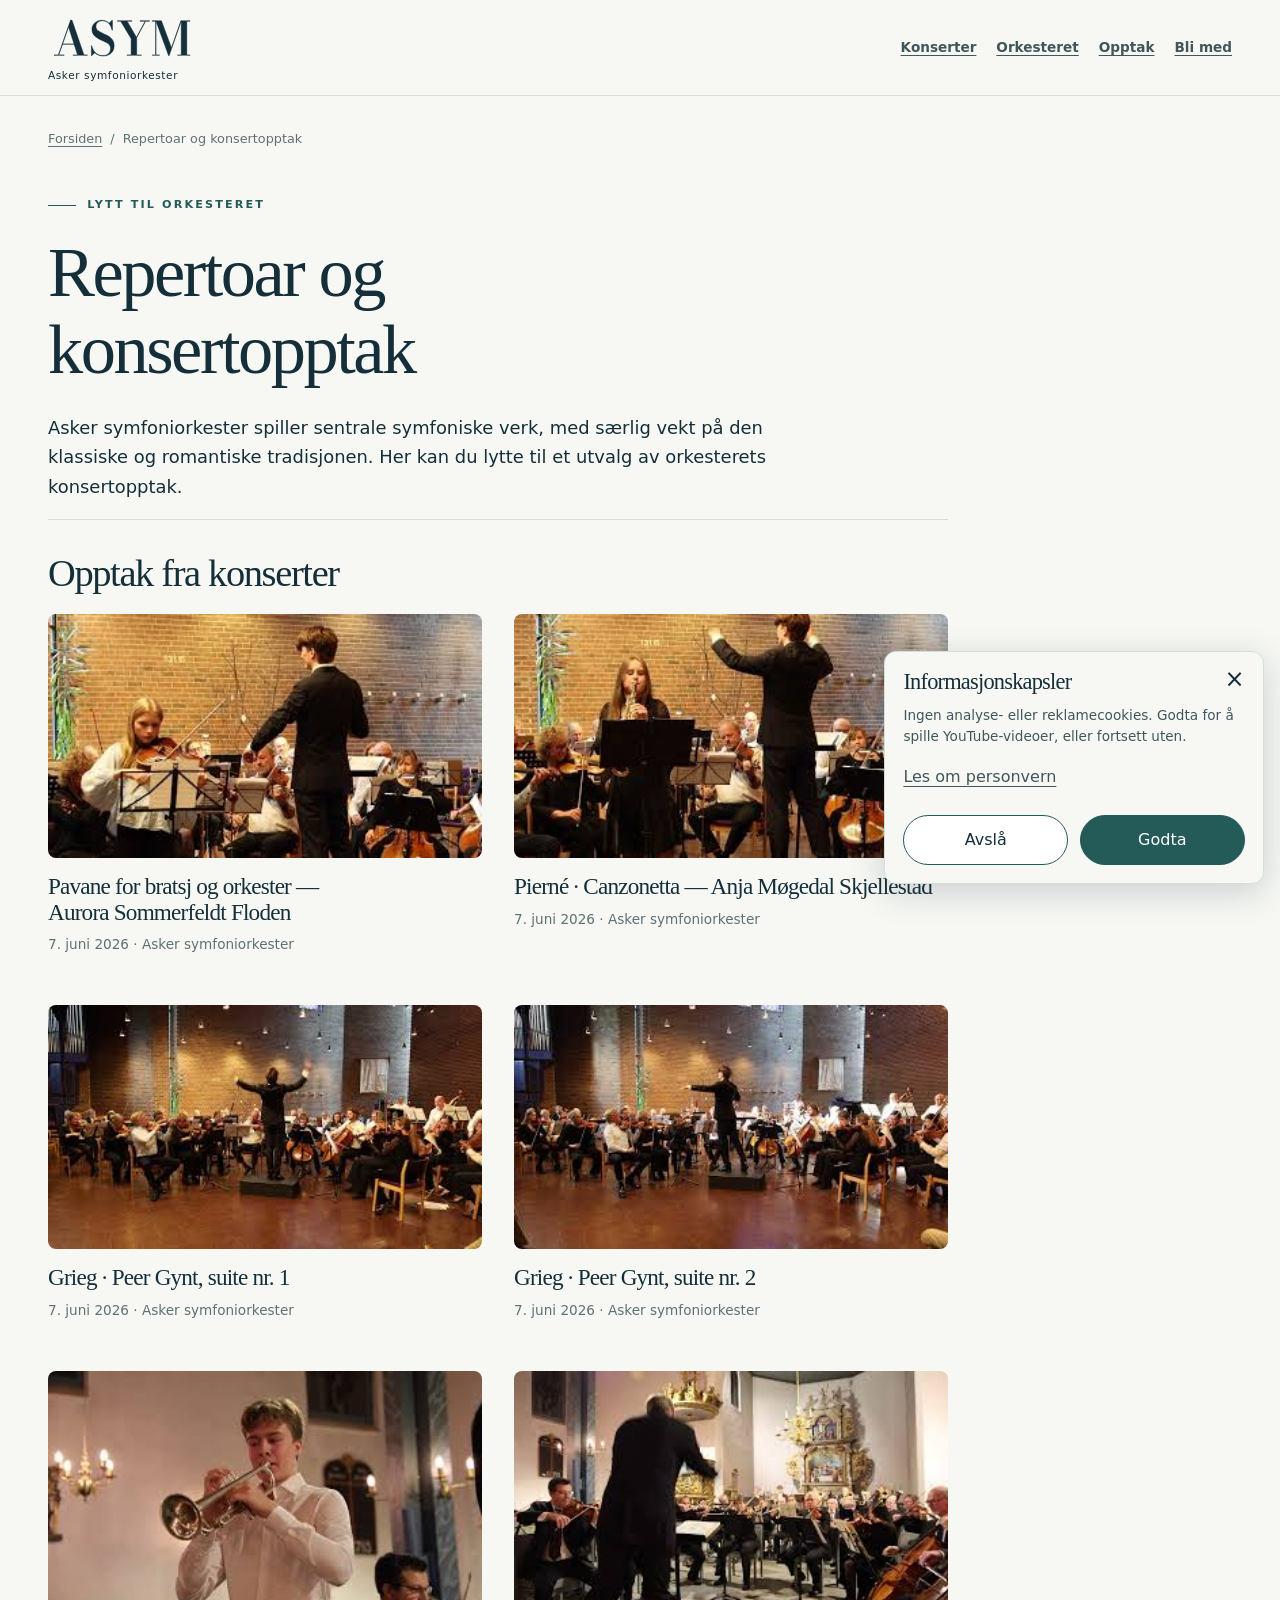
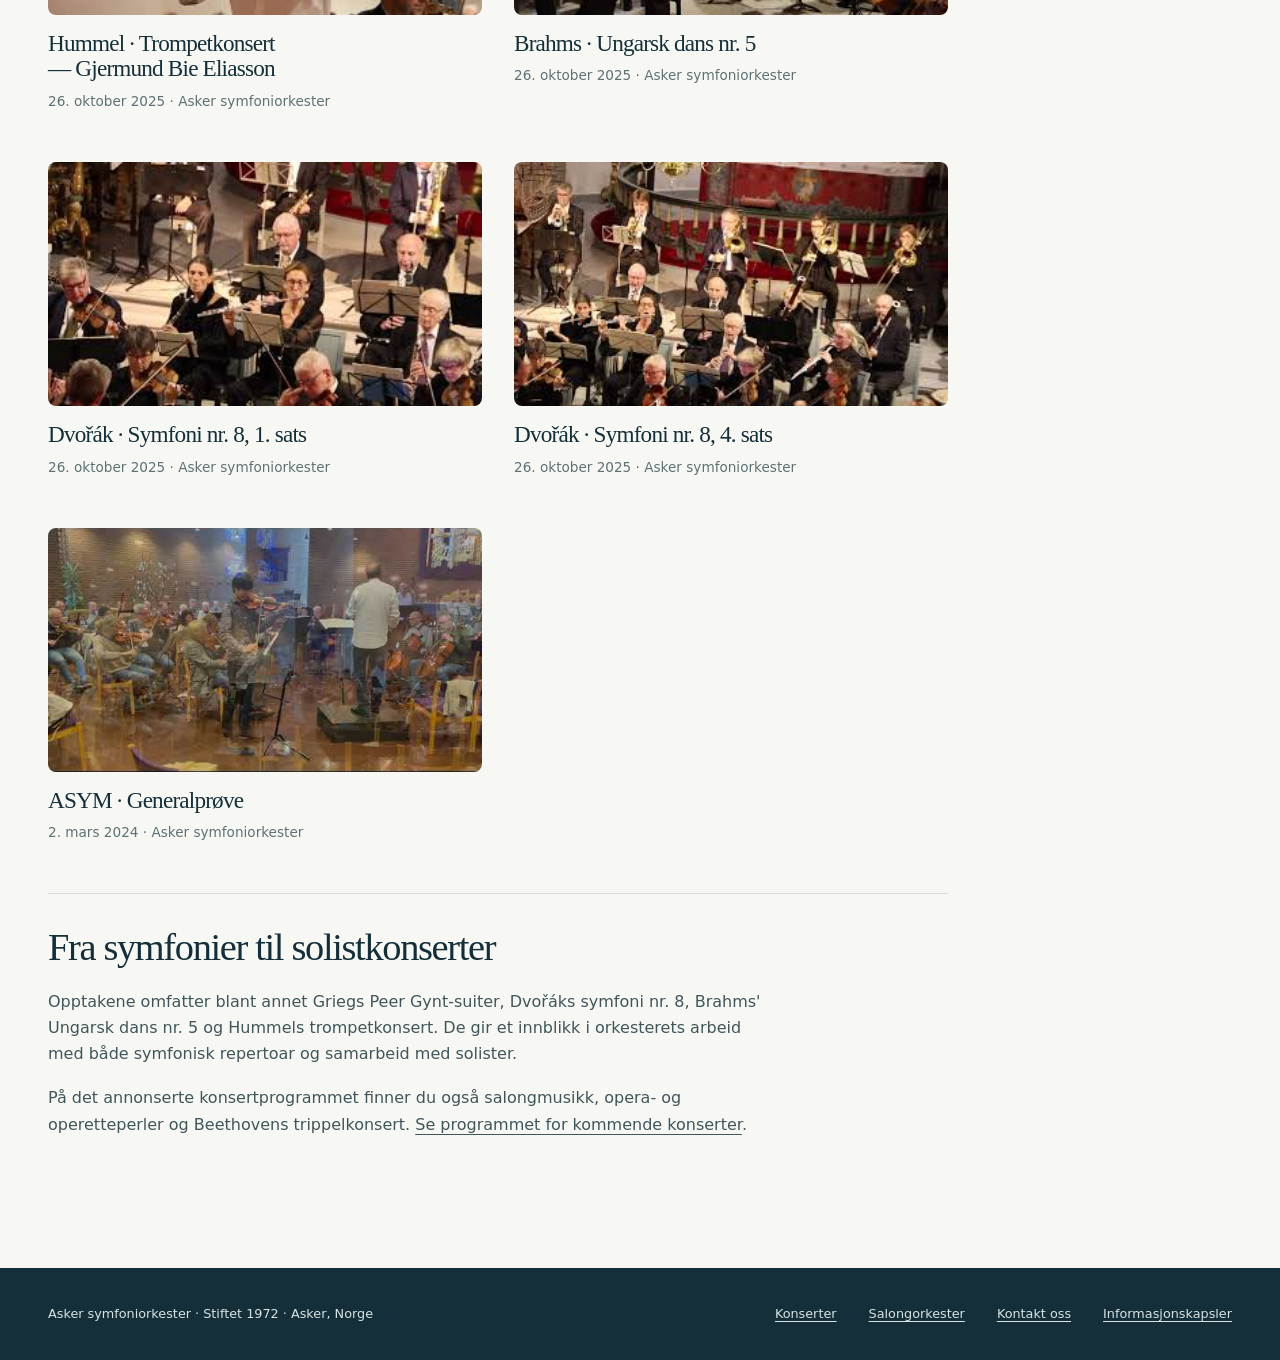
<file: repertoar/index.html>
<!DOCTYPE html>
<html lang="nb"><head>
<meta charset="UTF-8"><meta name="viewport" content="width=device-width, initial-scale=1.0">
<meta name="theme-color" content="#142f39"><meta name="robots" content="index, follow, max-image-preview:large">
<title>Repertoar og konsertopptak | Asker symfoniorkester</title><meta name="description" content="Lytt til Asker symfoniorkester: Grieg, Brahms, Dvořák, Hummel og flere konsertopptak. Utforsk orkesterets klassiske og romantiske repertoar.">
<link rel="canonical" href="https://asym.no/repertoar/"><link rel="icon" href="/favicon.ico">
<link rel="icon" type="image/png" sizes="48x48" href="/favicon-48x48.png">
<link rel="icon" type="image/png" sizes="96x96" href="/favicon-96x96.png">
<link rel="icon" type="image/png" sizes="512x512" href="/favicon.png">
<link rel="apple-touch-icon" sizes="180x180" href="/apple-touch-icon.png"><link rel="manifest" href="/site.webmanifest">
<meta property="og:type" content="website"><meta property="og:locale" content="nb_NO">
<meta property="og:site_name" content="Asker symfoniorkester"><meta property="og:title" content="Repertoar og konsertopptak | Asker symfoniorkester">
<meta property="og:description" content="Lytt til Asker symfoniorkester: Grieg, Brahms, Dvořák, Hummel og flere konsertopptak. Utforsk orkesterets klassiske og romantiske repertoar."><meta property="og:url" content="https://asym.no/repertoar/">
<meta property="og:image" content="https://asym.no/images/orchestra_piano.jpg"><meta name="twitter:card" content="summary_large_image">
<link rel="stylesheet" href="/styles.css?v=93"><link rel="stylesheet" href="/content-pages.css?v=2">
<script type="application/ld+json">{
  "@context": "https://schema.org",
  "@graph": [
    {
      "@type": "MusicGroup",
      "@id": "https://asym.no/#organization",
      "name": "Asker symfoniorkester",
      "alternateName": "ASYM",
      "url": "https://asym.no/",
      "foundingDate": "1972",
      "email": "leder@asym.no",
      "logo": {
        "@type": "ImageObject",
        "url": "https://asym.no/favicon.png",
        "contentUrl": "https://asym.no/favicon.png",
        "width": 512,
        "height": 512
      },
      "image": "https://asym.no/images/orchestra_piano.jpg",
      "sameAs": [
        "https://www.facebook.com/profile.php?id=100062928895060"
      ]
    },
    {
      "@type": "WebPage",
      "@id": "https://asym.no/repertoar/#webpage",
      "url": "https://asym.no/repertoar/",
      "name": "Repertoar og konsertopptak | Asker symfoniorkester",
      "description": "Lytt til Asker symfoniorkester: Grieg, Brahms, Dvořák, Hummel og flere konsertopptak. Utforsk orkesterets klassiske og romantiske repertoar.",
      "inLanguage": "nb-NO",
      "isPartOf": {
        "@id": "https://asym.no/#website"
      },
      "about": {
        "@id": "https://asym.no/#organization"
      }
    },
    {
      "@type": "BreadcrumbList",
      "itemListElement": [
        {
          "@type": "ListItem",
          "position": 1,
          "name": "Forsiden",
          "item": "https://asym.no/"
        },
        {
          "@type": "ListItem",
          "position": 2,
          "name": "Repertoar og konsertopptak",
          "item": "https://asym.no/repertoar/"
        }
      ]
    }
  ]
}</script>
</head><body class="content-page"><a class="skip-link" href="#main">Hopp til innhold</a>
<header class="site-header"><nav class="content-nav" aria-label="Hovednavigasjon"><a class="brand brand-signature" href="/" aria-label="Asker symfoniorkester hjem"><svg class="brand-symbol" xmlns="http://www.w3.org/2000/svg" viewBox="0 0 148 56" aria-hidden="true" focusable="false">
<!-- Editorial ASYM lettering, outlined from Bodoni Moda under SIL OFL. -->
<g class="brand-travel">
<g class="brand-face brand-face-serif" fill="currentColor">
<path class="brand-ink brand-ink-a" pathLength="1" d="M14.414429705580062 32.29000867602325V31.87558385617882H28.63135117161596V32.29000867602325ZM23.940393725666247 8.09051338470826 36.00595151237616 42.90386258011985H39.39611545096192V43.31828739996428H24.99065316438635V42.90386258011985H29.540683428230924L20.559461182537916 15.102975503973L10.826872019776117 42.90386258011985H16.131785587689905V43.31828739996428H5.9942229823551285V42.90386258011985H10.350579342175553L22.56322290565326 8.09051338470826Z"/>
<path class="brand-ink brand-ink-s" pathLength="1" d="M55.18246518297292 44.0Q52.33527395937924 44.0 50.2961300895568 43.09976271794082Q48.256986219734344 42.19952543588164 46.86741684296619 40.65396165403628L43.74447954491835 43.77890155216721H43.37002098111209V33.721198718596966H43.79255233441438Q44.2944260497984 35.70951175053066 45.17041514504536 37.48219658886002Q46.04640424029232 39.25488142718938 47.37896325928625 40.620143854729484Q48.71152227828018 41.98540628226959 50.55703259492479 42.76752610454891Q52.402542911569405 43.54964592682822 54.86040887233611 43.54964592682822Q57.19629100321211 43.54964592682822 58.9144004027052 42.6923848624243Q60.63250980219829 41.835123798020376 61.57337504953334 40.23791185264862Q62.514240296868394 38.640699907276876 62.514240296868394 36.410902899270944Q62.514240296868394 34.45005968188213 61.50807216185554 33.10957098893762Q60.50190402684268 31.7690822959931 58.847284578828905 30.786952762918Q57.19266513081513 29.804823229842896 55.211283422287835 28.947796618476392Q53.22990171376053 28.09077000710989 51.24852000523323 27.133196327790557Q49.26713829670594 26.17562264847123 47.61251884869216 24.871671849789625Q45.957899400678386 23.56772105110802 44.95173126566553 21.696393102763075Q43.94556313065267 19.825065154418134 43.94556313065267 17.136938505083602Q43.94556313065267 14.444395239739737 45.31224816842365 12.461596642378398Q46.67893320619463 10.478798045017058 48.92086939518905 9.395204938779052Q51.162805584183474 8.311611832541047 53.791423937875294 8.311611832541047Q56.007553333787115 8.311611832541047 57.83790070752803 9.013593676252583Q59.66824808126894 9.71557551996412 61.02760375059334 11.149584390755216L64.09314986921657 8.311611832541047H64.45232291944892V18.168697056687567H64.03697456598023Q63.37371717591848 15.085206528386983 62.006754049742824 12.999163377440684Q60.639790923567176 10.913120226494385 58.65342427658611 9.861124821119162Q56.66705762960504 8.80912941574394 54.163789755666 8.80912941574394Q51.090627015969936 8.80912941574394 49.49923627194171 10.378471898516823Q47.90784552791348 11.947814381289707 47.90784552791348 14.47091964609394Q47.90784552791348 16.226512123426506 48.89964053617946 17.454517353137085Q49.89143554444545 18.682522582847664 51.513717239048674 19.623748170766483Q53.13599893365189 20.564973758685298 55.08863438868544 21.428216299559374Q57.04126984371899 22.291458840433446 58.992892484535005 23.304492369891012Q60.94451512535101 24.317525899348578 62.566796819954234 25.700200599129595Q64.18907851455745 27.08287529891061 65.18087352282343 29.045000577979636Q66.17266853108941 31.007125857048663 66.17266853108941 33.80203949911731Q66.17266853108941 36.89735310736581 64.78162728599179 39.18719567030479Q63.39058604089416 41.477038233243775 60.9101904984489 42.73851911662189Q58.429794956003626 44.0 55.18246518297292 44.0Z"/>
<path class="brand-ink brand-ink-y" pathLength="1" d="M78.9811529382188 43.31828739996428V42.90386258011985H83.12465467961015V26.7349047831594L72.67360969418995 9.18665080458841H69.39785252087246V8.772225984743983H83.9715223619105V9.18665080458841H79.15684240499887L88.47154369793125 25.284080170587366L97.13187189589694 9.18665080458841H91.97115046209164V8.772225984743983H101.5578516603501V9.18665080458841H97.64042690074014L88.71634855269093 25.70917542555304V42.90386258011985H93.34045470138398V43.31828739996428Z"/>
<path class="brand-ink brand-ink-m" pathLength="1" d="M120.6154121137877 43.77890155216721 107.81033868254603 8.772225984743983H113.43492777155049L123.44506115032651 35.73475738016464L132.90683185227107 8.772225984743983H133.35090818535662L121.11317525735903 43.77890155216721ZM108.02418103503767 8.772225984743983V42.90386258011985H111.53049514080598V43.31828739996428H104.28052706406694V42.90386258011985H107.5893133302208V9.18665080458841H104.05897598636047V8.772225984743983ZM142.03796205421952 8.772225984743983V9.18665080458841H138.81163736036387V42.90386258011985H142.03796205421952V43.31828739996428H129.51909127143102V42.90386258011985H133.2219691157182V8.772225984743983Z"/>
</g>
<g class="brand-face brand-face-italic" fill="currentColor">
<path class="brand-ink brand-ink-a" pathLength="1" d="M6.811930997739581 43.313359909326934 27.271840226181336 7.830955824705306H28.702745307772314L33.10816847711456 43.313359909326934H27.014154000409732L24.041856450216486 14.246324286218005L7.285002459165609 43.313359909326934ZM2.8612271692196165 43.313359909326934V42.89593958313635H13.06798460744453V43.313359909326934ZM21.67880352133762 43.313359909326934V42.89593958313635H36.365048305755664V43.313359909326934ZM13.630510700482404 32.16009142900198V31.742671102811393H28.834829365386547V32.16009142900198Z"/>
<path class="brand-ink brand-ink-s" pathLength="1" d="M51.693254950142126 44.0Q48.97918535861414 44.0 47.12110416234231 43.17744037206883Q45.26302296607049 42.35488074413767 44.109911367334746 40.91119706856892Q42.95679976859901 39.46751339300017 42.37146182756531 37.60108084525055Q41.78612388653161 35.734648297500925 41.61447837625678 33.64690245786401H42.03189870244737Q42.18304146595574 35.61145601382895 42.72413365677397 37.39528476584757Q43.26522584759221 39.17911351786619 44.345519919468785 40.5613891997469Q45.425813991345365 41.943664881627605 47.18222993380844 42.744196720718136Q48.93864587627152 43.54472855980866 51.50957658550262 43.54472855980866Q53.91745024993152 43.54472855980866 55.83716086035598 42.61640823218056Q57.75687147078043 41.68808790455247 58.876371559031796 40.0359184969211Q59.99587164728316 38.38374908928972 59.99587164728316 36.19948399743225Q59.99587164728316 34.150229272701736 59.22526214030195 32.763022149114136Q58.454652633320734 31.375815025526528 57.180201143311905 30.414557228185163Q55.905749653303076 29.4532994308438 54.38772781533662 28.683976905511532Q52.86970597737015 27.914654380179265 51.35168413940369 27.11123622534585Q49.83366230143722 26.307818070512432 48.5592108114284 25.25642700309983Q47.28475932141957 24.205035935687224 46.514149814438355 22.676251545292946Q45.74354030745714 21.147467154898667 45.74354030745714 18.90059752279138Q45.74354030745714 16.202776148532053 46.8611333939654 14.180224227712902Q47.978726480473675 12.157672306893751 49.74319214017267 10.790902172863873Q51.50765779987166 9.424132038833996 53.50134773592996 8.738892217146525Q55.495037671988264 8.053652395459054 57.24723137108834 8.053652395459054Q60.21646989857195 8.053652395459054 62.23298466372418 9.269170825552347Q64.24949942887642 10.484689255645641 65.32522034689416 12.713922436166396Q66.4009412649119 14.94315561668715 66.55402223834233 17.981985672158658H66.13660191215173Q65.97841823960698 15.074136732400692 64.9781561239284 12.95357374985201Q63.97789400824982 10.833010767303328 62.09982737704203 9.678202220791526Q60.22176074583424 8.523393674279724 57.42367481641318 8.523393674279724Q55.69724659323392 8.523393674279724 54.06954803186659 9.288861486829713Q52.44184947049925 10.054329299379702 51.38962459066001 11.444414752814962Q50.337399710820776 12.834500206250222 50.337399710820776 14.739759384007748Q50.337399710820776 16.550277489426755 51.11417802701649 17.752927339992254Q51.89095634321222 18.95557719055775 53.16795918277822 19.818153524385274Q54.444962022344214 20.680729858212796 55.97787282829687 21.426574202413153Q57.51078363424952 22.17241854661351 59.04007698054484 23.02849191234109Q60.56937032684016 23.88456527806867 61.84637316640615 25.099036711945836Q63.12337600597215 26.313508145822997 63.90015432216787 28.094222022790646Q64.6769326383636 29.8749358997583 64.6769326383636 32.499473226803815Q64.6769326383636 34.93517670638021 63.64818371651273 37.02996355443216Q62.61943479466186 39.1247504024841 60.81776004625401 40.685440092978304Q59.01608529784616 42.246129783472504 56.67049318252191 43.12306489173625Q54.32490106719766 44.0 51.693254950142126 44.0ZM39.285495498357136 43.777303429246246 41.61447837625678 33.64690245786401H42.03189870244737L42.19166065792333 35.850669564229335Q42.51788927182608 37.20105370692815 42.93357843149358 38.30293434598322Q43.34926759116108 39.40481498503829 43.92734730348886 40.30903702433279L39.65653987851819 43.777303429246246ZM66.13660191215173 17.981985672158658 66.16350901954955 16.417008872562384Q65.89240209500537 15.104688657619587 65.51323524068627 13.86165642368631Q65.13406838636716 12.618624189753032 64.2557971394549 11.263047633045439L68.3931884765625 8.053652395459054H68.76423285672357L66.55402223834233 17.981985672158658Z"/>
<path class="brand-ink brand-ink-y" pathLength="1" d="M79.37018022330435 43.313359909326934 83.3137001426185 25.82268920836879 76.55865530840268 8.517595915378372H82.9274872127832L88.85487498581199 25.416219769240143L102.35629052264909 8.610384619362229H102.87258759934494L88.83653096275323 26.115806767962162L85.00433171987234 43.313359909326934ZM75.19264827413927 43.313359909326934V42.89593958313635H89.64172664917423V43.313359909326934ZM73.31105066896747 8.93501624156896V8.517595915378372H87.92881194960873V8.93501624156896ZM96.88857879869516 8.93501624156896V8.517595915378372H106.63139271700075V8.93501624156896Z"/>
<path class="brand-ink brand-ink-m" pathLength="1" d="M117.79853221375836 43.777303429246246 112.32399867871045 8.517595915378372H118.00250425737913L122.41167799552102 35.58893230220794L137.55328778504003 8.517595915378372H138.01708405726015L118.28682387099084 43.777303429246246ZM101.58636793815843 43.313359909326934V42.89593958313635H108.93774651460616V43.313359909326934ZM104.7859304225541 43.313359909326934 112.04980513635334 8.93501624156896H108.54756100683939V8.517595915378372H112.56630047085727L105.2219011271565 43.313359909326934ZM127.18868647665312 43.313359909326934V42.89593958313635H139.7799505021196V43.313359909326934ZM130.4362911160883 43.313359909326934 137.85938743479736 8.517595915378372H146.27515978098998V8.93501624156896H143.33858176685618L136.06840234276507 43.313359909326934Z"/>
</g>
<g class="brand-face brand-face-display" fill="currentColor">
<path class="brand-ink brand-ink-a" pathLength="1" d="M13.640376365788708 32.79029554449364V32.66114868768511H25.015134705752228V32.79029554449364ZM25.286119991387114 10.132058414293574 36.756980782207116 43.220708656191H39.836075511404076V43.349855512999525H23.464857620927358V43.220708656191H26.719508353646557L18.73949751704275 18.551476766246903L10.02700555253284 43.220708656191H15.229987064197125V43.349855512999525H5.674715662505208V43.220708656191H9.859579821303308L21.55903394095473 10.132058414293574Z"/>
<path class="brand-ink brand-ink-s" pathLength="1" d="M55.19038323365045 44.0Q53.08550449281162 44.0 51.418123825540555 43.27750616344811Q49.750743158269486 42.555012326896225 48.468054514661986 41.350392399624205L43.17086850017628 43.7840908811556H43.04462451614848V32.625744432998644H43.210330713275404Q44.02844745721586 34.56738820925233 45.06726433395815 36.54662647091269Q46.10608121070043 38.525864732573055 47.51438426209967 40.18695283461247Q48.92268731349891 41.848040936651884 50.79360810050693 42.85653826723765Q52.664528887514955 43.865035597823415 55.133052531205465 43.865035597823415Q57.05634676569885 43.865035597823415 58.38183417496178 43.00167794625965Q59.70732158422471 42.13832029469587 60.386680767634076 40.74689601836263Q61.066039951043436 39.35547174202938 61.066039951043436 37.74576790896206Q61.066039951043436 36.07957123348441 60.11088405520456 34.980870266345924Q59.15572815936568 33.88216929920744 57.592561791056056 33.09325063514626Q56.02939542274644 32.30433197108509 54.151570326628146 31.57063384868012Q52.27374523050985 30.83693572627515 50.39592013439156 29.934604865113766Q48.518095038273266 29.03227400395238 46.95492866996365 27.705213299219224Q45.391762301654026 26.378152594486068 44.43660640581514 24.393269182011117Q43.48145050997626 22.408385769536164 43.48145050997626 19.509501587451812Q43.48145050997626 16.556955276775685 44.927065777367886 14.509066125229138Q46.37268104475951 12.46117697368259 48.68631167014003 11.404572253410283Q50.99994229552055 10.347967533137975 53.59846428833795 10.347967533137975Q55.398913017697424 10.347967533137975 56.927169475664584 10.929321865228225Q58.45542593363174 11.510676197318475 59.71624089472695 12.609322227026542L64.82474339565367 10.347967533137975H64.94663886106038V20.755240803473093H64.78109457803794Q63.594739380930875 17.732281958948068 62.04549481865556 15.414659225271132Q60.49625025638025 13.097036491594196 58.43384271362167 11.794020594319804Q56.3714351708631 10.491004697045412 53.6669443392056 10.491004697045412Q51.39093301467284 10.491004697045412 50.27254907974401 11.969069750983055Q49.154165144815174 13.447134804920697 49.154165144815174 15.461263456383612Q49.154165144815174 16.93310086732018 50.10649322502226 17.96827276982249Q51.05882130522936 19.003444672324804 52.61625108522316 19.81321494120933Q54.173680865216966 20.622985210093855 56.04585033007169 21.411637933328137Q57.9180197949264 22.200290656562416 59.78966593421654 23.1755420203626Q61.66131207350668 24.150793384162785 63.21874185350048 25.509584647593364Q64.77617163349429 26.868375911023946 65.72849971370138 28.815514487617037Q66.68082779390846 30.76265306421013 66.68082779390846 33.53696840645158Q66.68082779390846 36.735558213941545 65.08890884859596 39.08406098200098Q63.49698990328347 41.43256375006042 60.87436624121712 42.716281875030205Q58.25174257915076 44.0 55.19038323365045 44.0Z"/>
<path class="brand-ink brand-ink-y" pathLength="1" d="M77.82396535640098 43.349855512999525V43.220708656191H81.73103701867647V27.725986834397297L72.3438785734831 10.911349758102574H69.61794680602677V10.782202901294049H86.72349145625883V10.911349758102574H82.38425977472768L90.2706953392155 26.615349804233496L97.48255901817934 10.911349758102574H92.50242924954699V10.782202901294049H101.61942901157073V10.911349758102574H97.66221888910083L90.36899198986512 26.735387330688415V43.220708656191H94.71425444410987V43.349855512999525Z"/>
<path class="brand-ink brand-ink-m" pathLength="1" d="M118.96660370611785 43.7840908811556 106.89486047137902 10.782202901294049H115.56995492697368L123.33740457965565 31.429776625279885L130.59090410273282 10.782202901294049H130.7247233063714L119.17088147941591 43.7840908811556ZM106.96108483352926 10.782202901294049V43.220708656191H110.33465867356882V43.349855512999525H103.70164981628831V43.220708656191H106.8284741951243V10.911349758102574H103.48623233966066V10.782202901294049ZM142.3480252307342 10.782202901294049V10.911349758102574H139.30733100251257V43.220708656191H142.3480252307342V43.349855512999525H127.19363096452045V43.220708656191H130.67042268245308V10.782202901294049Z"/>
</g>
</g>
</svg><span class="brand-name">Asker symfoniorkester</span></a><div><a href="/konserter/">Konserter</a><a href="/om/">Orkesteret</a><a href="/repertoar/">Opptak</a><a href="/bli-med/">Bli med</a></div></nav></header>
<main id="main" class="container content-main">
<nav class="breadcrumbs" aria-label="Brødsmuler"><a href="/">Forsiden</a> <span>/</span> <span aria-current="page">Repertoar og konsertopptak</span></nav>
<p class="eyebrow">Lytt til orkesteret</p><h1>Repertoar og konsertopptak</h1><p class="lead">Asker symfoniorkester spiller sentrale symfoniske verk, med særlig vekt på den klassiske og romantiske tradisjonen. Her kan du lytte til et utvalg av orkesterets konsertopptak.</p><section class="content-section"><h2>Opptak fra konserter</h2><div class="recording-grid"><article><a href="https://www.youtube.com/watch?v=FYXpNnOqgFY" target="_blank" rel="noopener"><img src="/images/video-thumbnails/FYXpNnOqgFY.jpg" alt="Konsertopptak: Pavane for bratsj og orkester — Aurora Sommerfeldt Floden" loading="lazy"><h3>Pavane for bratsj og orkester — Aurora Sommerfeldt Floden</h3></a><p>7. juni 2026 · Asker symfoniorkester</p></article>
<article><a href="https://www.youtube.com/watch?v=wpGN8_MHE5k" target="_blank" rel="noopener"><img src="/images/video-thumbnails/wpGN8_MHE5k.jpg" alt="Konsertopptak: Pierné · Canzonetta — Anja Møgedal Skjellestad" loading="lazy"><h3>Pierné · Canzonetta — Anja Møgedal Skjellestad</h3></a><p>7. juni 2026 · Asker symfoniorkester</p></article>
<article><a href="https://www.youtube.com/watch?v=9p1ZSEAKiZI" target="_blank" rel="noopener"><img src="/images/video-thumbnails/9p1ZSEAKiZI.jpg" alt="Konsertopptak: Grieg · Peer Gynt, suite nr. 1" loading="lazy"><h3>Grieg · Peer Gynt, suite nr. 1</h3></a><p>7. juni 2026 · Asker symfoniorkester</p></article>
<article><a href="https://www.youtube.com/watch?v=rPnUEgZmB5s" target="_blank" rel="noopener"><img src="/images/video-thumbnails/rPnUEgZmB5s.jpg" alt="Konsertopptak: Grieg · Peer Gynt, suite nr. 2" loading="lazy"><h3>Grieg · Peer Gynt, suite nr. 2</h3></a><p>7. juni 2026 · Asker symfoniorkester</p></article>
<article><a href="https://www.youtube.com/watch?v=H15EEgzzeFc" target="_blank" rel="noopener"><img src="/images/video-thumbnails/H15EEgzzeFc.jpg" alt="Konsertopptak: Hummel · Trompetkonsert — Gjermund Bie Eliasson" loading="lazy"><h3>Hummel · Trompetkonsert — Gjermund Bie Eliasson</h3></a><p>26. oktober 2025 · Asker symfoniorkester</p></article>
<article><a href="https://www.youtube.com/watch?v=3dWpDRrjYIo" target="_blank" rel="noopener"><img src="/images/video-thumbnails/3dWpDRrjYIo.jpg" alt="Konsertopptak: Brahms · Ungarsk dans nr. 5" loading="lazy"><h3>Brahms · Ungarsk dans nr. 5</h3></a><p>26. oktober 2025 · Asker symfoniorkester</p></article>
<article><a href="https://www.youtube.com/watch?v=_TFt8pRIo2k" target="_blank" rel="noopener"><img src="/images/video-thumbnails/_TFt8pRIo2k.jpg" alt="Konsertopptak: Dvořák · Symfoni nr. 8, 1. sats" loading="lazy"><h3>Dvořák · Symfoni nr. 8, 1. sats</h3></a><p>26. oktober 2025 · Asker symfoniorkester</p></article>
<article><a href="https://www.youtube.com/watch?v=1S0ICBoeWqE" target="_blank" rel="noopener"><img src="/images/video-thumbnails/1S0ICBoeWqE.jpg" alt="Konsertopptak: Dvořák · Symfoni nr. 8, 4. sats" loading="lazy"><h3>Dvořák · Symfoni nr. 8, 4. sats</h3></a><p>26. oktober 2025 · Asker symfoniorkester</p></article>
<article><a href="https://www.youtube.com/watch?v=sMVAiCz0D3U" target="_blank" rel="noopener"><img src="/images/video-thumbnails/sMVAiCz0D3U.jpg" alt="Konsertopptak: ASYM · Generalprøve" loading="lazy"><h3>ASYM · Generalprøve</h3></a><p>2. mars 2024 · Asker symfoniorkester</p></article></div></section><section class="content-section"><h2>Fra symfonier til solistkonserter</h2><p>Opptakene omfatter blant annet Griegs Peer Gynt-suiter, Dvořáks symfoni nr. 8, Brahms' Ungarsk dans nr. 5 og Hummels trompetkonsert. De gir et innblikk i orkesterets arbeid med både symfonisk repertoar og samarbeid med solister.</p><p>På det annonserte konsertprogrammet finner du også salongmusikk, opera- og operetteperler og Beethovens trippelkonsert. <a href="/konserter/">Se programmet for kommende konserter</a>.</p></section>
</main><footer class="site-footer"><div class="container footer-inner"><p>Asker symfoniorkester · Stiftet 1972 · Asker, Norge</p><div class="footer-links"><a href="/konserter/">Konserter</a><a href="/salongorkester/">Salongorkester</a><a href="mailto:leder@asym.no">Kontakt oss</a></div></div></footer>
<script src="/cookies.js?v=3" defer></script>
</body></html>
</file>
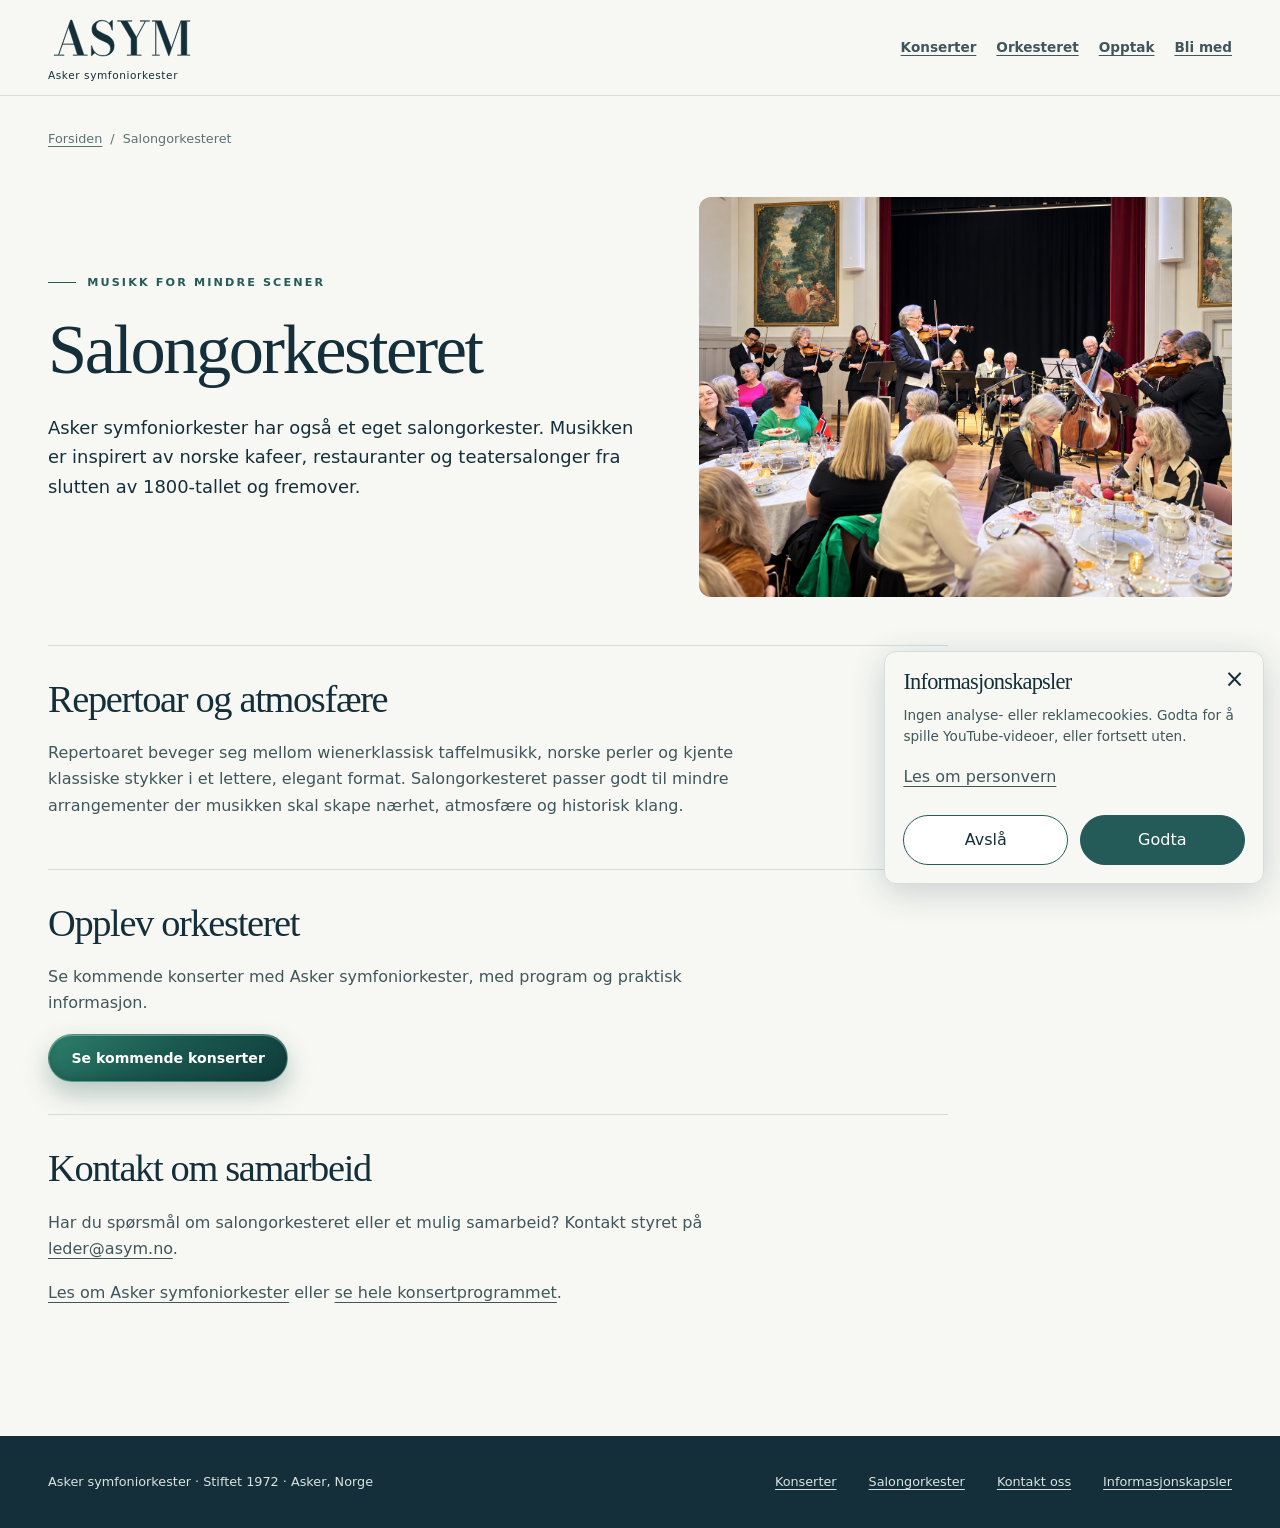
<file: salongorkester/index.html>
<!DOCTYPE html>
<html lang="nb"><head>
<meta charset="UTF-8"><meta name="viewport" content="width=device-width, initial-scale=1.0">
<meta name="theme-color" content="#142f39"><meta name="robots" content="index, follow, max-image-preview:large">
<title>Salongorkester i Asker | Asker symfoniorkester</title><meta name="description" content="Asker symfoniorkesters salongorkester spiller wienerklassisk taffelmusikk, norske perler og lettere klassiske stykker. Opplev salongmusikk i et intimt format.">
<link rel="canonical" href="https://asym.no/salongorkester/"><link rel="icon" href="/favicon.ico">
<link rel="icon" type="image/png" sizes="48x48" href="/favicon-48x48.png">
<link rel="icon" type="image/png" sizes="96x96" href="/favicon-96x96.png">
<link rel="icon" type="image/png" sizes="512x512" href="/favicon.png">
<link rel="apple-touch-icon" sizes="180x180" href="/apple-touch-icon.png"><link rel="manifest" href="/site.webmanifest">
<meta property="og:type" content="website"><meta property="og:locale" content="nb_NO">
<meta property="og:site_name" content="Asker symfoniorkester"><meta property="og:title" content="Salongorkester i Asker | Asker symfoniorkester">
<meta property="og:description" content="Asker symfoniorkesters salongorkester spiller wienerklassisk taffelmusikk, norske perler og lettere klassiske stykker. Opplev salongmusikk i et intimt format."><meta property="og:url" content="https://asym.no/salongorkester/">
<meta property="og:image" content="https://asym.no/images/salongorkester-venskaben-editorial.png"><meta name="twitter:card" content="summary_large_image">
<link rel="stylesheet" href="/styles.css?v=93"><link rel="stylesheet" href="/content-pages.css?v=2">
<script type="application/ld+json">{
  "@context": "https://schema.org",
  "@graph": [
    {
      "@type": "MusicGroup",
      "@id": "https://asym.no/#organization",
      "name": "Asker symfoniorkester",
      "alternateName": "ASYM",
      "url": "https://asym.no/",
      "foundingDate": "1972",
      "email": "leder@asym.no",
      "logo": {
        "@type": "ImageObject",
        "url": "https://asym.no/favicon.png",
        "contentUrl": "https://asym.no/favicon.png",
        "width": 512,
        "height": 512
      },
      "image": "https://asym.no/images/orchestra_piano.jpg",
      "sameAs": [
        "https://www.facebook.com/profile.php?id=100062928895060"
      ]
    },
    {
      "@type": "WebPage",
      "@id": "https://asym.no/salongorkester/#webpage",
      "url": "https://asym.no/salongorkester/",
      "name": "Salongorkester i Asker | Asker symfoniorkester",
      "description": "Asker symfoniorkesters salongorkester spiller wienerklassisk taffelmusikk, norske perler og lettere klassiske stykker. Opplev salongmusikk i et intimt format.",
      "inLanguage": "nb-NO",
      "isPartOf": {
        "@id": "https://asym.no/#website"
      },
      "about": {
        "@id": "https://asym.no/#organization"
      }
    },
    {
      "@type": "BreadcrumbList",
      "itemListElement": [
        {
          "@type": "ListItem",
          "position": 1,
          "name": "Forsiden",
          "item": "https://asym.no/"
        },
        {
          "@type": "ListItem",
          "position": 2,
          "name": "Salongorkesteret",
          "item": "https://asym.no/salongorkester/"
        }
      ]
    }
  ]
}</script>
</head><body class="content-page"><a class="skip-link" href="#main">Hopp til innhold</a>
<header class="site-header"><nav class="content-nav" aria-label="Hovednavigasjon"><a class="brand brand-signature" href="/" aria-label="Asker symfoniorkester hjem"><svg class="brand-symbol" xmlns="http://www.w3.org/2000/svg" viewBox="0 0 148 56" aria-hidden="true" focusable="false">
<!-- Editorial ASYM lettering, outlined from Bodoni Moda under SIL OFL. -->
<g class="brand-travel">
<g class="brand-face brand-face-serif" fill="currentColor">
<path class="brand-ink brand-ink-a" pathLength="1" d="M14.414429705580062 32.29000867602325V31.87558385617882H28.63135117161596V32.29000867602325ZM23.940393725666247 8.09051338470826 36.00595151237616 42.90386258011985H39.39611545096192V43.31828739996428H24.99065316438635V42.90386258011985H29.540683428230924L20.559461182537916 15.102975503973L10.826872019776117 42.90386258011985H16.131785587689905V43.31828739996428H5.9942229823551285V42.90386258011985H10.350579342175553L22.56322290565326 8.09051338470826Z"/>
<path class="brand-ink brand-ink-s" pathLength="1" d="M55.18246518297292 44.0Q52.33527395937924 44.0 50.2961300895568 43.09976271794082Q48.256986219734344 42.19952543588164 46.86741684296619 40.65396165403628L43.74447954491835 43.77890155216721H43.37002098111209V33.721198718596966H43.79255233441438Q44.2944260497984 35.70951175053066 45.17041514504536 37.48219658886002Q46.04640424029232 39.25488142718938 47.37896325928625 40.620143854729484Q48.71152227828018 41.98540628226959 50.55703259492479 42.76752610454891Q52.402542911569405 43.54964592682822 54.86040887233611 43.54964592682822Q57.19629100321211 43.54964592682822 58.9144004027052 42.6923848624243Q60.63250980219829 41.835123798020376 61.57337504953334 40.23791185264862Q62.514240296868394 38.640699907276876 62.514240296868394 36.410902899270944Q62.514240296868394 34.45005968188213 61.50807216185554 33.10957098893762Q60.50190402684268 31.7690822959931 58.847284578828905 30.786952762918Q57.19266513081513 29.804823229842896 55.211283422287835 28.947796618476392Q53.22990171376053 28.09077000710989 51.24852000523323 27.133196327790557Q49.26713829670594 26.17562264847123 47.61251884869216 24.871671849789625Q45.957899400678386 23.56772105110802 44.95173126566553 21.696393102763075Q43.94556313065267 19.825065154418134 43.94556313065267 17.136938505083602Q43.94556313065267 14.444395239739737 45.31224816842365 12.461596642378398Q46.67893320619463 10.478798045017058 48.92086939518905 9.395204938779052Q51.162805584183474 8.311611832541047 53.791423937875294 8.311611832541047Q56.007553333787115 8.311611832541047 57.83790070752803 9.013593676252583Q59.66824808126894 9.71557551996412 61.02760375059334 11.149584390755216L64.09314986921657 8.311611832541047H64.45232291944892V18.168697056687567H64.03697456598023Q63.37371717591848 15.085206528386983 62.006754049742824 12.999163377440684Q60.639790923567176 10.913120226494385 58.65342427658611 9.861124821119162Q56.66705762960504 8.80912941574394 54.163789755666 8.80912941574394Q51.090627015969936 8.80912941574394 49.49923627194171 10.378471898516823Q47.90784552791348 11.947814381289707 47.90784552791348 14.47091964609394Q47.90784552791348 16.226512123426506 48.89964053617946 17.454517353137085Q49.89143554444545 18.682522582847664 51.513717239048674 19.623748170766483Q53.13599893365189 20.564973758685298 55.08863438868544 21.428216299559374Q57.04126984371899 22.291458840433446 58.992892484535005 23.304492369891012Q60.94451512535101 24.317525899348578 62.566796819954234 25.700200599129595Q64.18907851455745 27.08287529891061 65.18087352282343 29.045000577979636Q66.17266853108941 31.007125857048663 66.17266853108941 33.80203949911731Q66.17266853108941 36.89735310736581 64.78162728599179 39.18719567030479Q63.39058604089416 41.477038233243775 60.9101904984489 42.73851911662189Q58.429794956003626 44.0 55.18246518297292 44.0Z"/>
<path class="brand-ink brand-ink-y" pathLength="1" d="M78.9811529382188 43.31828739996428V42.90386258011985H83.12465467961015V26.7349047831594L72.67360969418995 9.18665080458841H69.39785252087246V8.772225984743983H83.9715223619105V9.18665080458841H79.15684240499887L88.47154369793125 25.284080170587366L97.13187189589694 9.18665080458841H91.97115046209164V8.772225984743983H101.5578516603501V9.18665080458841H97.64042690074014L88.71634855269093 25.70917542555304V42.90386258011985H93.34045470138398V43.31828739996428Z"/>
<path class="brand-ink brand-ink-m" pathLength="1" d="M120.6154121137877 43.77890155216721 107.81033868254603 8.772225984743983H113.43492777155049L123.44506115032651 35.73475738016464L132.90683185227107 8.772225984743983H133.35090818535662L121.11317525735903 43.77890155216721ZM108.02418103503767 8.772225984743983V42.90386258011985H111.53049514080598V43.31828739996428H104.28052706406694V42.90386258011985H107.5893133302208V9.18665080458841H104.05897598636047V8.772225984743983ZM142.03796205421952 8.772225984743983V9.18665080458841H138.81163736036387V42.90386258011985H142.03796205421952V43.31828739996428H129.51909127143102V42.90386258011985H133.2219691157182V8.772225984743983Z"/>
</g>
<g class="brand-face brand-face-italic" fill="currentColor">
<path class="brand-ink brand-ink-a" pathLength="1" d="M6.811930997739581 43.313359909326934 27.271840226181336 7.830955824705306H28.702745307772314L33.10816847711456 43.313359909326934H27.014154000409732L24.041856450216486 14.246324286218005L7.285002459165609 43.313359909326934ZM2.8612271692196165 43.313359909326934V42.89593958313635H13.06798460744453V43.313359909326934ZM21.67880352133762 43.313359909326934V42.89593958313635H36.365048305755664V43.313359909326934ZM13.630510700482404 32.16009142900198V31.742671102811393H28.834829365386547V32.16009142900198Z"/>
<path class="brand-ink brand-ink-s" pathLength="1" d="M51.693254950142126 44.0Q48.97918535861414 44.0 47.12110416234231 43.17744037206883Q45.26302296607049 42.35488074413767 44.109911367334746 40.91119706856892Q42.95679976859901 39.46751339300017 42.37146182756531 37.60108084525055Q41.78612388653161 35.734648297500925 41.61447837625678 33.64690245786401H42.03189870244737Q42.18304146595574 35.61145601382895 42.72413365677397 37.39528476584757Q43.26522584759221 39.17911351786619 44.345519919468785 40.5613891997469Q45.425813991345365 41.943664881627605 47.18222993380844 42.744196720718136Q48.93864587627152 43.54472855980866 51.50957658550262 43.54472855980866Q53.91745024993152 43.54472855980866 55.83716086035598 42.61640823218056Q57.75687147078043 41.68808790455247 58.876371559031796 40.0359184969211Q59.99587164728316 38.38374908928972 59.99587164728316 36.19948399743225Q59.99587164728316 34.150229272701736 59.22526214030195 32.763022149114136Q58.454652633320734 31.375815025526528 57.180201143311905 30.414557228185163Q55.905749653303076 29.4532994308438 54.38772781533662 28.683976905511532Q52.86970597737015 27.914654380179265 51.35168413940369 27.11123622534585Q49.83366230143722 26.307818070512432 48.5592108114284 25.25642700309983Q47.28475932141957 24.205035935687224 46.514149814438355 22.676251545292946Q45.74354030745714 21.147467154898667 45.74354030745714 18.90059752279138Q45.74354030745714 16.202776148532053 46.8611333939654 14.180224227712902Q47.978726480473675 12.157672306893751 49.74319214017267 10.790902172863873Q51.50765779987166 9.424132038833996 53.50134773592996 8.738892217146525Q55.495037671988264 8.053652395459054 57.24723137108834 8.053652395459054Q60.21646989857195 8.053652395459054 62.23298466372418 9.269170825552347Q64.24949942887642 10.484689255645641 65.32522034689416 12.713922436166396Q66.4009412649119 14.94315561668715 66.55402223834233 17.981985672158658H66.13660191215173Q65.97841823960698 15.074136732400692 64.9781561239284 12.95357374985201Q63.97789400824982 10.833010767303328 62.09982737704203 9.678202220791526Q60.22176074583424 8.523393674279724 57.42367481641318 8.523393674279724Q55.69724659323392 8.523393674279724 54.06954803186659 9.288861486829713Q52.44184947049925 10.054329299379702 51.38962459066001 11.444414752814962Q50.337399710820776 12.834500206250222 50.337399710820776 14.739759384007748Q50.337399710820776 16.550277489426755 51.11417802701649 17.752927339992254Q51.89095634321222 18.95557719055775 53.16795918277822 19.818153524385274Q54.444962022344214 20.680729858212796 55.97787282829687 21.426574202413153Q57.51078363424952 22.17241854661351 59.04007698054484 23.02849191234109Q60.56937032684016 23.88456527806867 61.84637316640615 25.099036711945836Q63.12337600597215 26.313508145822997 63.90015432216787 28.094222022790646Q64.6769326383636 29.8749358997583 64.6769326383636 32.499473226803815Q64.6769326383636 34.93517670638021 63.64818371651273 37.02996355443216Q62.61943479466186 39.1247504024841 60.81776004625401 40.685440092978304Q59.01608529784616 42.246129783472504 56.67049318252191 43.12306489173625Q54.32490106719766 44.0 51.693254950142126 44.0ZM39.285495498357136 43.777303429246246 41.61447837625678 33.64690245786401H42.03189870244737L42.19166065792333 35.850669564229335Q42.51788927182608 37.20105370692815 42.93357843149358 38.30293434598322Q43.34926759116108 39.40481498503829 43.92734730348886 40.30903702433279L39.65653987851819 43.777303429246246ZM66.13660191215173 17.981985672158658 66.16350901954955 16.417008872562384Q65.89240209500537 15.104688657619587 65.51323524068627 13.86165642368631Q65.13406838636716 12.618624189753032 64.2557971394549 11.263047633045439L68.3931884765625 8.053652395459054H68.76423285672357L66.55402223834233 17.981985672158658Z"/>
<path class="brand-ink brand-ink-y" pathLength="1" d="M79.37018022330435 43.313359909326934 83.3137001426185 25.82268920836879 76.55865530840268 8.517595915378372H82.9274872127832L88.85487498581199 25.416219769240143L102.35629052264909 8.610384619362229H102.87258759934494L88.83653096275323 26.115806767962162L85.00433171987234 43.313359909326934ZM75.19264827413927 43.313359909326934V42.89593958313635H89.64172664917423V43.313359909326934ZM73.31105066896747 8.93501624156896V8.517595915378372H87.92881194960873V8.93501624156896ZM96.88857879869516 8.93501624156896V8.517595915378372H106.63139271700075V8.93501624156896Z"/>
<path class="brand-ink brand-ink-m" pathLength="1" d="M117.79853221375836 43.777303429246246 112.32399867871045 8.517595915378372H118.00250425737913L122.41167799552102 35.58893230220794L137.55328778504003 8.517595915378372H138.01708405726015L118.28682387099084 43.777303429246246ZM101.58636793815843 43.313359909326934V42.89593958313635H108.93774651460616V43.313359909326934ZM104.7859304225541 43.313359909326934 112.04980513635334 8.93501624156896H108.54756100683939V8.517595915378372H112.56630047085727L105.2219011271565 43.313359909326934ZM127.18868647665312 43.313359909326934V42.89593958313635H139.7799505021196V43.313359909326934ZM130.4362911160883 43.313359909326934 137.85938743479736 8.517595915378372H146.27515978098998V8.93501624156896H143.33858176685618L136.06840234276507 43.313359909326934Z"/>
</g>
<g class="brand-face brand-face-display" fill="currentColor">
<path class="brand-ink brand-ink-a" pathLength="1" d="M13.640376365788708 32.79029554449364V32.66114868768511H25.015134705752228V32.79029554449364ZM25.286119991387114 10.132058414293574 36.756980782207116 43.220708656191H39.836075511404076V43.349855512999525H23.464857620927358V43.220708656191H26.719508353646557L18.73949751704275 18.551476766246903L10.02700555253284 43.220708656191H15.229987064197125V43.349855512999525H5.674715662505208V43.220708656191H9.859579821303308L21.55903394095473 10.132058414293574Z"/>
<path class="brand-ink brand-ink-s" pathLength="1" d="M55.19038323365045 44.0Q53.08550449281162 44.0 51.418123825540555 43.27750616344811Q49.750743158269486 42.555012326896225 48.468054514661986 41.350392399624205L43.17086850017628 43.7840908811556H43.04462451614848V32.625744432998644H43.210330713275404Q44.02844745721586 34.56738820925233 45.06726433395815 36.54662647091269Q46.10608121070043 38.525864732573055 47.51438426209967 40.18695283461247Q48.92268731349891 41.848040936651884 50.79360810050693 42.85653826723765Q52.664528887514955 43.865035597823415 55.133052531205465 43.865035597823415Q57.05634676569885 43.865035597823415 58.38183417496178 43.00167794625965Q59.70732158422471 42.13832029469587 60.386680767634076 40.74689601836263Q61.066039951043436 39.35547174202938 61.066039951043436 37.74576790896206Q61.066039951043436 36.07957123348441 60.11088405520456 34.980870266345924Q59.15572815936568 33.88216929920744 57.592561791056056 33.09325063514626Q56.02939542274644 32.30433197108509 54.151570326628146 31.57063384868012Q52.27374523050985 30.83693572627515 50.39592013439156 29.934604865113766Q48.518095038273266 29.03227400395238 46.95492866996365 27.705213299219224Q45.391762301654026 26.378152594486068 44.43660640581514 24.393269182011117Q43.48145050997626 22.408385769536164 43.48145050997626 19.509501587451812Q43.48145050997626 16.556955276775685 44.927065777367886 14.509066125229138Q46.37268104475951 12.46117697368259 48.68631167014003 11.404572253410283Q50.99994229552055 10.347967533137975 53.59846428833795 10.347967533137975Q55.398913017697424 10.347967533137975 56.927169475664584 10.929321865228225Q58.45542593363174 11.510676197318475 59.71624089472695 12.609322227026542L64.82474339565367 10.347967533137975H64.94663886106038V20.755240803473093H64.78109457803794Q63.594739380930875 17.732281958948068 62.04549481865556 15.414659225271132Q60.49625025638025 13.097036491594196 58.43384271362167 11.794020594319804Q56.3714351708631 10.491004697045412 53.6669443392056 10.491004697045412Q51.39093301467284 10.491004697045412 50.27254907974401 11.969069750983055Q49.154165144815174 13.447134804920697 49.154165144815174 15.461263456383612Q49.154165144815174 16.93310086732018 50.10649322502226 17.96827276982249Q51.05882130522936 19.003444672324804 52.61625108522316 19.81321494120933Q54.173680865216966 20.622985210093855 56.04585033007169 21.411637933328137Q57.9180197949264 22.200290656562416 59.78966593421654 23.1755420203626Q61.66131207350668 24.150793384162785 63.21874185350048 25.509584647593364Q64.77617163349429 26.868375911023946 65.72849971370138 28.815514487617037Q66.68082779390846 30.76265306421013 66.68082779390846 33.53696840645158Q66.68082779390846 36.735558213941545 65.08890884859596 39.08406098200098Q63.49698990328347 41.43256375006042 60.87436624121712 42.716281875030205Q58.25174257915076 44.0 55.19038323365045 44.0Z"/>
<path class="brand-ink brand-ink-y" pathLength="1" d="M77.82396535640098 43.349855512999525V43.220708656191H81.73103701867647V27.725986834397297L72.3438785734831 10.911349758102574H69.61794680602677V10.782202901294049H86.72349145625883V10.911349758102574H82.38425977472768L90.2706953392155 26.615349804233496L97.48255901817934 10.911349758102574H92.50242924954699V10.782202901294049H101.61942901157073V10.911349758102574H97.66221888910083L90.36899198986512 26.735387330688415V43.220708656191H94.71425444410987V43.349855512999525Z"/>
<path class="brand-ink brand-ink-m" pathLength="1" d="M118.96660370611785 43.7840908811556 106.89486047137902 10.782202901294049H115.56995492697368L123.33740457965565 31.429776625279885L130.59090410273282 10.782202901294049H130.7247233063714L119.17088147941591 43.7840908811556ZM106.96108483352926 10.782202901294049V43.220708656191H110.33465867356882V43.349855512999525H103.70164981628831V43.220708656191H106.8284741951243V10.911349758102574H103.48623233966066V10.782202901294049ZM142.3480252307342 10.782202901294049V10.911349758102574H139.30733100251257V43.220708656191H142.3480252307342V43.349855512999525H127.19363096452045V43.220708656191H130.67042268245308V10.782202901294049Z"/>
</g>
</g>
</svg><span class="brand-name">Asker symfoniorkester</span></a><div><a href="/konserter/">Konserter</a><a href="/om/">Orkesteret</a><a href="/repertoar/">Opptak</a><a href="/bli-med/">Bli med</a></div></nav></header>
<main id="main" class="container content-main">
<nav class="breadcrumbs" aria-label="Brødsmuler"><a href="/">Forsiden</a> <span>/</span> <span aria-current="page">Salongorkesteret</span></nav>
<div class="content-hero"><div><p class="eyebrow">Musikk for mindre scener</p><h1>Salongorkesteret</h1><p class="lead">Asker symfoniorkester har også et eget salongorkester. Musikken er inspirert av norske kafeer, restauranter og teatersalonger fra slutten av 1800-tallet og fremover.</p></div><img src="/images/salongorkester-venskaben-editorial.png" alt="Salongorkesteret spiller tett på publikum i Venskaben"></div><section class="content-section"><h2>Repertoar og atmosfære</h2><p>Repertoaret beveger seg mellom wienerklassisk taffelmusikk, norske perler og kjente klassiske stykker i et lettere, elegant format. Salongorkesteret passer godt til mindre arrangementer der musikken skal skape nærhet, atmosfære og historisk klang.</p></section><section class="content-section"><h2>Opplev orkesteret</h2><p>Se kommende konserter med Asker symfoniorkester, med program og praktisk informasjon.</p><a class="button button-primary" href="/konserter/">Se kommende konserter</a></section><section class="content-section"><h2>Kontakt om samarbeid</h2><p>Har du spørsmål om salongorkesteret eller et mulig samarbeid? Kontakt styret på <a href="mailto:leder@asym.no">leder@asym.no</a>.</p><p><a href="/om/">Les om Asker symfoniorkester</a> eller <a href="/konserter/">se hele konsertprogrammet</a>.</p></section>
</main><footer class="site-footer"><div class="container footer-inner"><p>Asker symfoniorkester · Stiftet 1972 · Asker, Norge</p><div class="footer-links"><a href="/konserter/">Konserter</a><a href="/salongorkester/">Salongorkester</a><a href="mailto:leder@asym.no">Kontakt oss</a></div></div></footer>
<script src="/cookies.js?v=3" defer></script>
</body></html>
</file>
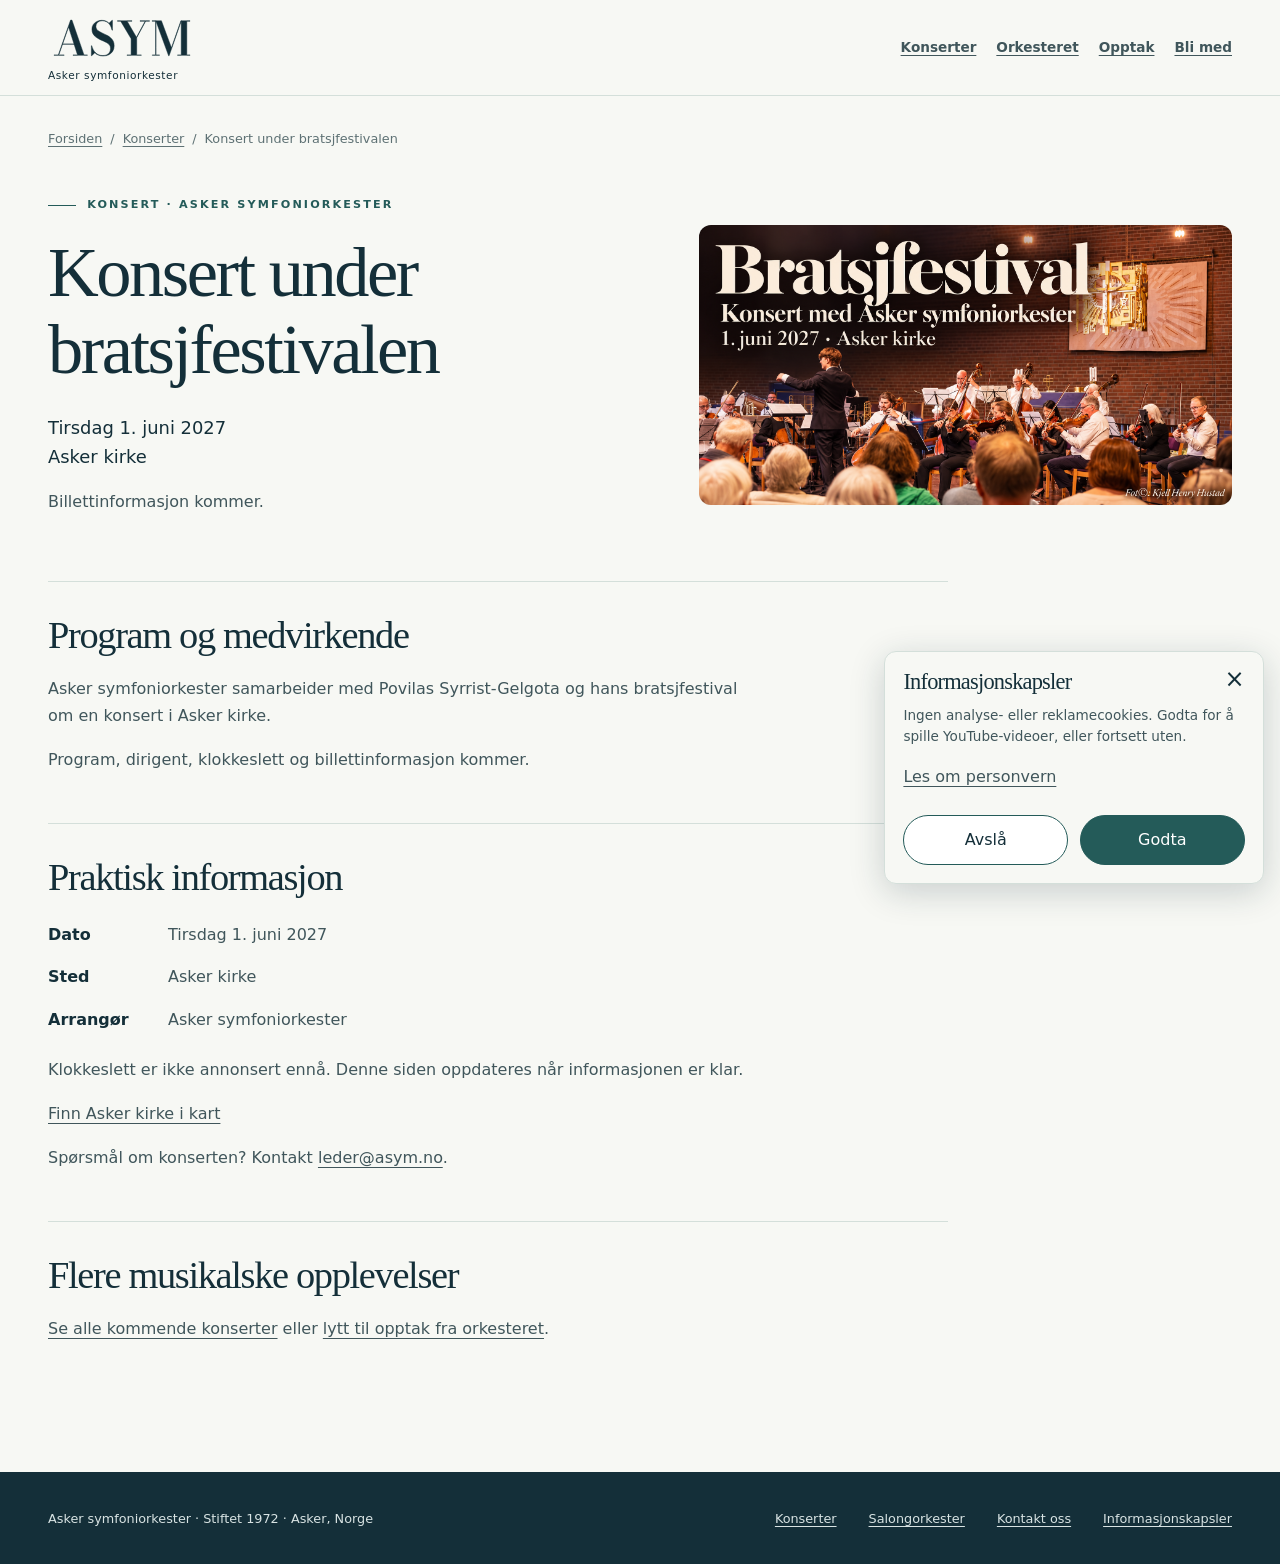
<file: konserter/bratsjfestival-2027/index.html>
<!DOCTYPE html>
<html lang="nb"><head>
<meta charset="UTF-8"><meta name="viewport" content="width=device-width, initial-scale=1.0">
<meta name="theme-color" content="#142f39"><meta name="robots" content="index, follow, max-image-preview:large">
<title>Konsert under bratsjfestivalen 2027 | Asker symfoniorkester</title><meta name="description" content="Konsert under bratsjfestivalen, tirsdag 1. juni 2027, Asker kirke. Asker symfoniorkester samarbeider med Povilas Syrrist-Gelgota og hans bratsjfestival om en konsert i Asker kirke. Program, dirigent, klokkeslett og billettinformasjon kommer.">
<link rel="canonical" href="https://asym.no/konserter/bratsjfestival-2027/"><link rel="icon" href="/favicon.ico">
<link rel="icon" type="image/png" sizes="48x48" href="/favicon-48x48.png">
<link rel="icon" type="image/png" sizes="96x96" href="/favicon-96x96.png">
<link rel="icon" type="image/png" sizes="512x512" href="/favicon.png">
<link rel="apple-touch-icon" sizes="180x180" href="/apple-touch-icon.png"><link rel="manifest" href="/site.webmanifest">
<meta property="og:type" content="website"><meta property="og:locale" content="nb_NO">
<meta property="og:site_name" content="Asker symfoniorkester"><meta property="og:title" content="Konsert under bratsjfestivalen 2027 | Asker symfoniorkester">
<meta property="og:description" content="Konsert under bratsjfestivalen, tirsdag 1. juni 2027, Asker kirke. Asker symfoniorkester samarbeider med Povilas Syrrist-Gelgota og hans bratsjfestival om en konsert i Asker kirke. Program, dirigent, klokkeslett og billettinformasjon kommer."><meta property="og:url" content="https://asym.no/konserter/bratsjfestival-2027/">
<meta property="og:image" content="https://asym.no/images/bratsjfestival-2027.png"><meta name="twitter:card" content="summary_large_image">
<link rel="stylesheet" href="/styles.css?v=93"><link rel="stylesheet" href="/content-pages.css?v=2">
<script type="application/ld+json">{
  "@context": "https://schema.org",
  "@graph": [
    {
      "@type": "MusicGroup",
      "@id": "https://asym.no/#organization",
      "name": "Asker symfoniorkester",
      "alternateName": "ASYM",
      "url": "https://asym.no/",
      "foundingDate": "1972",
      "email": "leder@asym.no",
      "logo": {
        "@type": "ImageObject",
        "url": "https://asym.no/favicon.png",
        "contentUrl": "https://asym.no/favicon.png",
        "width": 512,
        "height": 512
      },
      "image": "https://asym.no/images/orchestra_piano.jpg",
      "sameAs": [
        "https://www.facebook.com/profile.php?id=100062928895060"
      ]
    },
    {
      "@type": "WebPage",
      "@id": "https://asym.no/konserter/bratsjfestival-2027/#webpage",
      "url": "https://asym.no/konserter/bratsjfestival-2027/",
      "name": "Konsert under bratsjfestivalen 2027 | Asker symfoniorkester",
      "description": "Konsert under bratsjfestivalen, tirsdag 1. juni 2027, Asker kirke. Asker symfoniorkester samarbeider med Povilas Syrrist-Gelgota og hans bratsjfestival om en konsert i Asker kirke. Program, dirigent, klokkeslett og billettinformasjon kommer.",
      "inLanguage": "nb-NO",
      "isPartOf": {
        "@id": "https://asym.no/#website"
      },
      "about": {
        "@id": "https://asym.no/#organization"
      },
      "mainEntity": {
        "@id": "https://asym.no/konserter/bratsjfestival-2027/#event"
      }
    },
    {
      "@type": "BreadcrumbList",
      "itemListElement": [
        {
          "@type": "ListItem",
          "position": 1,
          "name": "Forsiden",
          "item": "https://asym.no/"
        },
        {
          "@type": "ListItem",
          "position": 2,
          "name": "Konserter",
          "item": "https://asym.no/konserter/"
        },
        {
          "@type": "ListItem",
          "position": 3,
          "name": "Konsert under bratsjfestivalen",
          "item": "https://asym.no/konserter/bratsjfestival-2027/"
        }
      ]
    },
    {
      "@type": "MusicEvent",
      "@id": "https://asym.no/konserter/bratsjfestival-2027/#event",
      "url": "https://asym.no/konserter/bratsjfestival-2027/",
      "name": "Konsert under bratsjfestivalen",
      "startDate": "2027-06-01",
      "description": "Asker symfoniorkester samarbeider med Povilas Syrrist-Gelgota og hans bratsjfestival om en konsert i Asker kirke. Program, dirigent, klokkeslett og billettinformasjon kommer.",
      "image": [
        "https://asym.no/images/bratsjfestival-2027.png"
      ],
      "eventAttendanceMode": "https://schema.org/OfflineEventAttendanceMode",
      "eventStatus": "https://schema.org/EventScheduled",
      "location": {
        "@type": "Place",
        "name": "Asker kirke",
        "address": {
          "@type": "PostalAddress",
          "addressLocality": "Asker",
          "addressCountry": "NO"
        }
      },
      "organizer": {
        "@id": "https://asym.no/#organization"
      },
      "performer": {
        "@id": "https://asym.no/#organization"
      }
    }
  ]
}</script>
</head><body class="content-page"><a class="skip-link" href="#main">Hopp til innhold</a>
<header class="site-header"><nav class="content-nav" aria-label="Hovednavigasjon"><a class="brand brand-signature" href="/" aria-label="Asker symfoniorkester hjem"><svg class="brand-symbol" xmlns="http://www.w3.org/2000/svg" viewBox="0 0 148 56" aria-hidden="true" focusable="false">
<!-- Editorial ASYM lettering, outlined from Bodoni Moda under SIL OFL. -->
<g class="brand-travel">
<g class="brand-face brand-face-serif" fill="currentColor">
<path class="brand-ink brand-ink-a" pathLength="1" d="M14.414429705580062 32.29000867602325V31.87558385617882H28.63135117161596V32.29000867602325ZM23.940393725666247 8.09051338470826 36.00595151237616 42.90386258011985H39.39611545096192V43.31828739996428H24.99065316438635V42.90386258011985H29.540683428230924L20.559461182537916 15.102975503973L10.826872019776117 42.90386258011985H16.131785587689905V43.31828739996428H5.9942229823551285V42.90386258011985H10.350579342175553L22.56322290565326 8.09051338470826Z"/>
<path class="brand-ink brand-ink-s" pathLength="1" d="M55.18246518297292 44.0Q52.33527395937924 44.0 50.2961300895568 43.09976271794082Q48.256986219734344 42.19952543588164 46.86741684296619 40.65396165403628L43.74447954491835 43.77890155216721H43.37002098111209V33.721198718596966H43.79255233441438Q44.2944260497984 35.70951175053066 45.17041514504536 37.48219658886002Q46.04640424029232 39.25488142718938 47.37896325928625 40.620143854729484Q48.71152227828018 41.98540628226959 50.55703259492479 42.76752610454891Q52.402542911569405 43.54964592682822 54.86040887233611 43.54964592682822Q57.19629100321211 43.54964592682822 58.9144004027052 42.6923848624243Q60.63250980219829 41.835123798020376 61.57337504953334 40.23791185264862Q62.514240296868394 38.640699907276876 62.514240296868394 36.410902899270944Q62.514240296868394 34.45005968188213 61.50807216185554 33.10957098893762Q60.50190402684268 31.7690822959931 58.847284578828905 30.786952762918Q57.19266513081513 29.804823229842896 55.211283422287835 28.947796618476392Q53.22990171376053 28.09077000710989 51.24852000523323 27.133196327790557Q49.26713829670594 26.17562264847123 47.61251884869216 24.871671849789625Q45.957899400678386 23.56772105110802 44.95173126566553 21.696393102763075Q43.94556313065267 19.825065154418134 43.94556313065267 17.136938505083602Q43.94556313065267 14.444395239739737 45.31224816842365 12.461596642378398Q46.67893320619463 10.478798045017058 48.92086939518905 9.395204938779052Q51.162805584183474 8.311611832541047 53.791423937875294 8.311611832541047Q56.007553333787115 8.311611832541047 57.83790070752803 9.013593676252583Q59.66824808126894 9.71557551996412 61.02760375059334 11.149584390755216L64.09314986921657 8.311611832541047H64.45232291944892V18.168697056687567H64.03697456598023Q63.37371717591848 15.085206528386983 62.006754049742824 12.999163377440684Q60.639790923567176 10.913120226494385 58.65342427658611 9.861124821119162Q56.66705762960504 8.80912941574394 54.163789755666 8.80912941574394Q51.090627015969936 8.80912941574394 49.49923627194171 10.378471898516823Q47.90784552791348 11.947814381289707 47.90784552791348 14.47091964609394Q47.90784552791348 16.226512123426506 48.89964053617946 17.454517353137085Q49.89143554444545 18.682522582847664 51.513717239048674 19.623748170766483Q53.13599893365189 20.564973758685298 55.08863438868544 21.428216299559374Q57.04126984371899 22.291458840433446 58.992892484535005 23.304492369891012Q60.94451512535101 24.317525899348578 62.566796819954234 25.700200599129595Q64.18907851455745 27.08287529891061 65.18087352282343 29.045000577979636Q66.17266853108941 31.007125857048663 66.17266853108941 33.80203949911731Q66.17266853108941 36.89735310736581 64.78162728599179 39.18719567030479Q63.39058604089416 41.477038233243775 60.9101904984489 42.73851911662189Q58.429794956003626 44.0 55.18246518297292 44.0Z"/>
<path class="brand-ink brand-ink-y" pathLength="1" d="M78.9811529382188 43.31828739996428V42.90386258011985H83.12465467961015V26.7349047831594L72.67360969418995 9.18665080458841H69.39785252087246V8.772225984743983H83.9715223619105V9.18665080458841H79.15684240499887L88.47154369793125 25.284080170587366L97.13187189589694 9.18665080458841H91.97115046209164V8.772225984743983H101.5578516603501V9.18665080458841H97.64042690074014L88.71634855269093 25.70917542555304V42.90386258011985H93.34045470138398V43.31828739996428Z"/>
<path class="brand-ink brand-ink-m" pathLength="1" d="M120.6154121137877 43.77890155216721 107.81033868254603 8.772225984743983H113.43492777155049L123.44506115032651 35.73475738016464L132.90683185227107 8.772225984743983H133.35090818535662L121.11317525735903 43.77890155216721ZM108.02418103503767 8.772225984743983V42.90386258011985H111.53049514080598V43.31828739996428H104.28052706406694V42.90386258011985H107.5893133302208V9.18665080458841H104.05897598636047V8.772225984743983ZM142.03796205421952 8.772225984743983V9.18665080458841H138.81163736036387V42.90386258011985H142.03796205421952V43.31828739996428H129.51909127143102V42.90386258011985H133.2219691157182V8.772225984743983Z"/>
</g>
<g class="brand-face brand-face-italic" fill="currentColor">
<path class="brand-ink brand-ink-a" pathLength="1" d="M6.811930997739581 43.313359909326934 27.271840226181336 7.830955824705306H28.702745307772314L33.10816847711456 43.313359909326934H27.014154000409732L24.041856450216486 14.246324286218005L7.285002459165609 43.313359909326934ZM2.8612271692196165 43.313359909326934V42.89593958313635H13.06798460744453V43.313359909326934ZM21.67880352133762 43.313359909326934V42.89593958313635H36.365048305755664V43.313359909326934ZM13.630510700482404 32.16009142900198V31.742671102811393H28.834829365386547V32.16009142900198Z"/>
<path class="brand-ink brand-ink-s" pathLength="1" d="M51.693254950142126 44.0Q48.97918535861414 44.0 47.12110416234231 43.17744037206883Q45.26302296607049 42.35488074413767 44.109911367334746 40.91119706856892Q42.95679976859901 39.46751339300017 42.37146182756531 37.60108084525055Q41.78612388653161 35.734648297500925 41.61447837625678 33.64690245786401H42.03189870244737Q42.18304146595574 35.61145601382895 42.72413365677397 37.39528476584757Q43.26522584759221 39.17911351786619 44.345519919468785 40.5613891997469Q45.425813991345365 41.943664881627605 47.18222993380844 42.744196720718136Q48.93864587627152 43.54472855980866 51.50957658550262 43.54472855980866Q53.91745024993152 43.54472855980866 55.83716086035598 42.61640823218056Q57.75687147078043 41.68808790455247 58.876371559031796 40.0359184969211Q59.99587164728316 38.38374908928972 59.99587164728316 36.19948399743225Q59.99587164728316 34.150229272701736 59.22526214030195 32.763022149114136Q58.454652633320734 31.375815025526528 57.180201143311905 30.414557228185163Q55.905749653303076 29.4532994308438 54.38772781533662 28.683976905511532Q52.86970597737015 27.914654380179265 51.35168413940369 27.11123622534585Q49.83366230143722 26.307818070512432 48.5592108114284 25.25642700309983Q47.28475932141957 24.205035935687224 46.514149814438355 22.676251545292946Q45.74354030745714 21.147467154898667 45.74354030745714 18.90059752279138Q45.74354030745714 16.202776148532053 46.8611333939654 14.180224227712902Q47.978726480473675 12.157672306893751 49.74319214017267 10.790902172863873Q51.50765779987166 9.424132038833996 53.50134773592996 8.738892217146525Q55.495037671988264 8.053652395459054 57.24723137108834 8.053652395459054Q60.21646989857195 8.053652395459054 62.23298466372418 9.269170825552347Q64.24949942887642 10.484689255645641 65.32522034689416 12.713922436166396Q66.4009412649119 14.94315561668715 66.55402223834233 17.981985672158658H66.13660191215173Q65.97841823960698 15.074136732400692 64.9781561239284 12.95357374985201Q63.97789400824982 10.833010767303328 62.09982737704203 9.678202220791526Q60.22176074583424 8.523393674279724 57.42367481641318 8.523393674279724Q55.69724659323392 8.523393674279724 54.06954803186659 9.288861486829713Q52.44184947049925 10.054329299379702 51.38962459066001 11.444414752814962Q50.337399710820776 12.834500206250222 50.337399710820776 14.739759384007748Q50.337399710820776 16.550277489426755 51.11417802701649 17.752927339992254Q51.89095634321222 18.95557719055775 53.16795918277822 19.818153524385274Q54.444962022344214 20.680729858212796 55.97787282829687 21.426574202413153Q57.51078363424952 22.17241854661351 59.04007698054484 23.02849191234109Q60.56937032684016 23.88456527806867 61.84637316640615 25.099036711945836Q63.12337600597215 26.313508145822997 63.90015432216787 28.094222022790646Q64.6769326383636 29.8749358997583 64.6769326383636 32.499473226803815Q64.6769326383636 34.93517670638021 63.64818371651273 37.02996355443216Q62.61943479466186 39.1247504024841 60.81776004625401 40.685440092978304Q59.01608529784616 42.246129783472504 56.67049318252191 43.12306489173625Q54.32490106719766 44.0 51.693254950142126 44.0ZM39.285495498357136 43.777303429246246 41.61447837625678 33.64690245786401H42.03189870244737L42.19166065792333 35.850669564229335Q42.51788927182608 37.20105370692815 42.93357843149358 38.30293434598322Q43.34926759116108 39.40481498503829 43.92734730348886 40.30903702433279L39.65653987851819 43.777303429246246ZM66.13660191215173 17.981985672158658 66.16350901954955 16.417008872562384Q65.89240209500537 15.104688657619587 65.51323524068627 13.86165642368631Q65.13406838636716 12.618624189753032 64.2557971394549 11.263047633045439L68.3931884765625 8.053652395459054H68.76423285672357L66.55402223834233 17.981985672158658Z"/>
<path class="brand-ink brand-ink-y" pathLength="1" d="M79.37018022330435 43.313359909326934 83.3137001426185 25.82268920836879 76.55865530840268 8.517595915378372H82.9274872127832L88.85487498581199 25.416219769240143L102.35629052264909 8.610384619362229H102.87258759934494L88.83653096275323 26.115806767962162L85.00433171987234 43.313359909326934ZM75.19264827413927 43.313359909326934V42.89593958313635H89.64172664917423V43.313359909326934ZM73.31105066896747 8.93501624156896V8.517595915378372H87.92881194960873V8.93501624156896ZM96.88857879869516 8.93501624156896V8.517595915378372H106.63139271700075V8.93501624156896Z"/>
<path class="brand-ink brand-ink-m" pathLength="1" d="M117.79853221375836 43.777303429246246 112.32399867871045 8.517595915378372H118.00250425737913L122.41167799552102 35.58893230220794L137.55328778504003 8.517595915378372H138.01708405726015L118.28682387099084 43.777303429246246ZM101.58636793815843 43.313359909326934V42.89593958313635H108.93774651460616V43.313359909326934ZM104.7859304225541 43.313359909326934 112.04980513635334 8.93501624156896H108.54756100683939V8.517595915378372H112.56630047085727L105.2219011271565 43.313359909326934ZM127.18868647665312 43.313359909326934V42.89593958313635H139.7799505021196V43.313359909326934ZM130.4362911160883 43.313359909326934 137.85938743479736 8.517595915378372H146.27515978098998V8.93501624156896H143.33858176685618L136.06840234276507 43.313359909326934Z"/>
</g>
<g class="brand-face brand-face-display" fill="currentColor">
<path class="brand-ink brand-ink-a" pathLength="1" d="M13.640376365788708 32.79029554449364V32.66114868768511H25.015134705752228V32.79029554449364ZM25.286119991387114 10.132058414293574 36.756980782207116 43.220708656191H39.836075511404076V43.349855512999525H23.464857620927358V43.220708656191H26.719508353646557L18.73949751704275 18.551476766246903L10.02700555253284 43.220708656191H15.229987064197125V43.349855512999525H5.674715662505208V43.220708656191H9.859579821303308L21.55903394095473 10.132058414293574Z"/>
<path class="brand-ink brand-ink-s" pathLength="1" d="M55.19038323365045 44.0Q53.08550449281162 44.0 51.418123825540555 43.27750616344811Q49.750743158269486 42.555012326896225 48.468054514661986 41.350392399624205L43.17086850017628 43.7840908811556H43.04462451614848V32.625744432998644H43.210330713275404Q44.02844745721586 34.56738820925233 45.06726433395815 36.54662647091269Q46.10608121070043 38.525864732573055 47.51438426209967 40.18695283461247Q48.92268731349891 41.848040936651884 50.79360810050693 42.85653826723765Q52.664528887514955 43.865035597823415 55.133052531205465 43.865035597823415Q57.05634676569885 43.865035597823415 58.38183417496178 43.00167794625965Q59.70732158422471 42.13832029469587 60.386680767634076 40.74689601836263Q61.066039951043436 39.35547174202938 61.066039951043436 37.74576790896206Q61.066039951043436 36.07957123348441 60.11088405520456 34.980870266345924Q59.15572815936568 33.88216929920744 57.592561791056056 33.09325063514626Q56.02939542274644 32.30433197108509 54.151570326628146 31.57063384868012Q52.27374523050985 30.83693572627515 50.39592013439156 29.934604865113766Q48.518095038273266 29.03227400395238 46.95492866996365 27.705213299219224Q45.391762301654026 26.378152594486068 44.43660640581514 24.393269182011117Q43.48145050997626 22.408385769536164 43.48145050997626 19.509501587451812Q43.48145050997626 16.556955276775685 44.927065777367886 14.509066125229138Q46.37268104475951 12.46117697368259 48.68631167014003 11.404572253410283Q50.99994229552055 10.347967533137975 53.59846428833795 10.347967533137975Q55.398913017697424 10.347967533137975 56.927169475664584 10.929321865228225Q58.45542593363174 11.510676197318475 59.71624089472695 12.609322227026542L64.82474339565367 10.347967533137975H64.94663886106038V20.755240803473093H64.78109457803794Q63.594739380930875 17.732281958948068 62.04549481865556 15.414659225271132Q60.49625025638025 13.097036491594196 58.43384271362167 11.794020594319804Q56.3714351708631 10.491004697045412 53.6669443392056 10.491004697045412Q51.39093301467284 10.491004697045412 50.27254907974401 11.969069750983055Q49.154165144815174 13.447134804920697 49.154165144815174 15.461263456383612Q49.154165144815174 16.93310086732018 50.10649322502226 17.96827276982249Q51.05882130522936 19.003444672324804 52.61625108522316 19.81321494120933Q54.173680865216966 20.622985210093855 56.04585033007169 21.411637933328137Q57.9180197949264 22.200290656562416 59.78966593421654 23.1755420203626Q61.66131207350668 24.150793384162785 63.21874185350048 25.509584647593364Q64.77617163349429 26.868375911023946 65.72849971370138 28.815514487617037Q66.68082779390846 30.76265306421013 66.68082779390846 33.53696840645158Q66.68082779390846 36.735558213941545 65.08890884859596 39.08406098200098Q63.49698990328347 41.43256375006042 60.87436624121712 42.716281875030205Q58.25174257915076 44.0 55.19038323365045 44.0Z"/>
<path class="brand-ink brand-ink-y" pathLength="1" d="M77.82396535640098 43.349855512999525V43.220708656191H81.73103701867647V27.725986834397297L72.3438785734831 10.911349758102574H69.61794680602677V10.782202901294049H86.72349145625883V10.911349758102574H82.38425977472768L90.2706953392155 26.615349804233496L97.48255901817934 10.911349758102574H92.50242924954699V10.782202901294049H101.61942901157073V10.911349758102574H97.66221888910083L90.36899198986512 26.735387330688415V43.220708656191H94.71425444410987V43.349855512999525Z"/>
<path class="brand-ink brand-ink-m" pathLength="1" d="M118.96660370611785 43.7840908811556 106.89486047137902 10.782202901294049H115.56995492697368L123.33740457965565 31.429776625279885L130.59090410273282 10.782202901294049H130.7247233063714L119.17088147941591 43.7840908811556ZM106.96108483352926 10.782202901294049V43.220708656191H110.33465867356882V43.349855512999525H103.70164981628831V43.220708656191H106.8284741951243V10.911349758102574H103.48623233966066V10.782202901294049ZM142.3480252307342 10.782202901294049V10.911349758102574H139.30733100251257V43.220708656191H142.3480252307342V43.349855512999525H127.19363096452045V43.220708656191H130.67042268245308V10.782202901294049Z"/>
</g>
</g>
</svg><span class="brand-name">Asker symfoniorkester</span></a><div><a href="/konserter/">Konserter</a><a href="/om/">Orkesteret</a><a href="/repertoar/">Opptak</a><a href="/bli-med/">Bli med</a></div></nav></header>
<main id="main" class="container content-main">
<nav class="breadcrumbs" aria-label="Brødsmuler"><a href="/">Forsiden</a> <span>/</span> <a href="/konserter/">Konserter</a> <span>/</span> <span aria-current="page">Konsert under bratsjfestivalen</span></nav>
<article><div class="content-hero"><div><p class="eyebrow">Konsert · Asker symfoniorkester</p><h1>Konsert under bratsjfestivalen</h1><p class="lead"><time datetime="2027-06-01">Tirsdag 1. juni 2027</time><br>Asker kirke</p><p>Billettinformasjon kommer.</p></div><img class="content-poster" src="/images/bratsjfestival-2027.png" alt="Plakat for bratsjfestivalen med arkivfoto av orkesteret"></div><section class="content-section"><h2>Program og medvirkende</h2><p>Asker symfoniorkester samarbeider med Povilas Syrrist-Gelgota og hans bratsjfestival om en konsert i Asker kirke.</p><p>Program, dirigent, klokkeslett og billettinformasjon kommer.</p></section><section class="content-section"><h2>Praktisk informasjon</h2><dl class="concert-facts"><div><dt>Dato</dt><dd>Tirsdag 1. juni 2027</dd></div><div><dt>Sted</dt><dd>Asker kirke</dd></div><div><dt>Arrangør</dt><dd>Asker symfoniorkester</dd></div></dl><p>Klokkeslett er ikke annonsert ennå. Denne siden oppdateres når informasjonen er klar.</p><p><a href="https://www.google.com/maps/search/?api=1&amp;query=Asker%20kirke%2C%20Norge" target="_blank" rel="noopener">Finn Asker kirke i kart</a></p><p>Spørsmål om konserten? Kontakt <a href="mailto:leder@asym.no">leder@asym.no</a>.</p></section><section class="content-section"><h2>Flere musikalske opplevelser</h2><p><a href="/konserter/">Se alle kommende konserter</a> eller <a href="/repertoar/">lytt til opptak fra orkesteret</a>.</p></section></article>
</main><footer class="site-footer"><div class="container footer-inner"><p>Asker symfoniorkester · Stiftet 1972 · Asker, Norge</p><div class="footer-links"><a href="/konserter/">Konserter</a><a href="/salongorkester/">Salongorkester</a><a href="mailto:leder@asym.no">Kontakt oss</a></div></div></footer>
<script src="/cookies.js?v=3" defer></script>
</body></html>
</file>
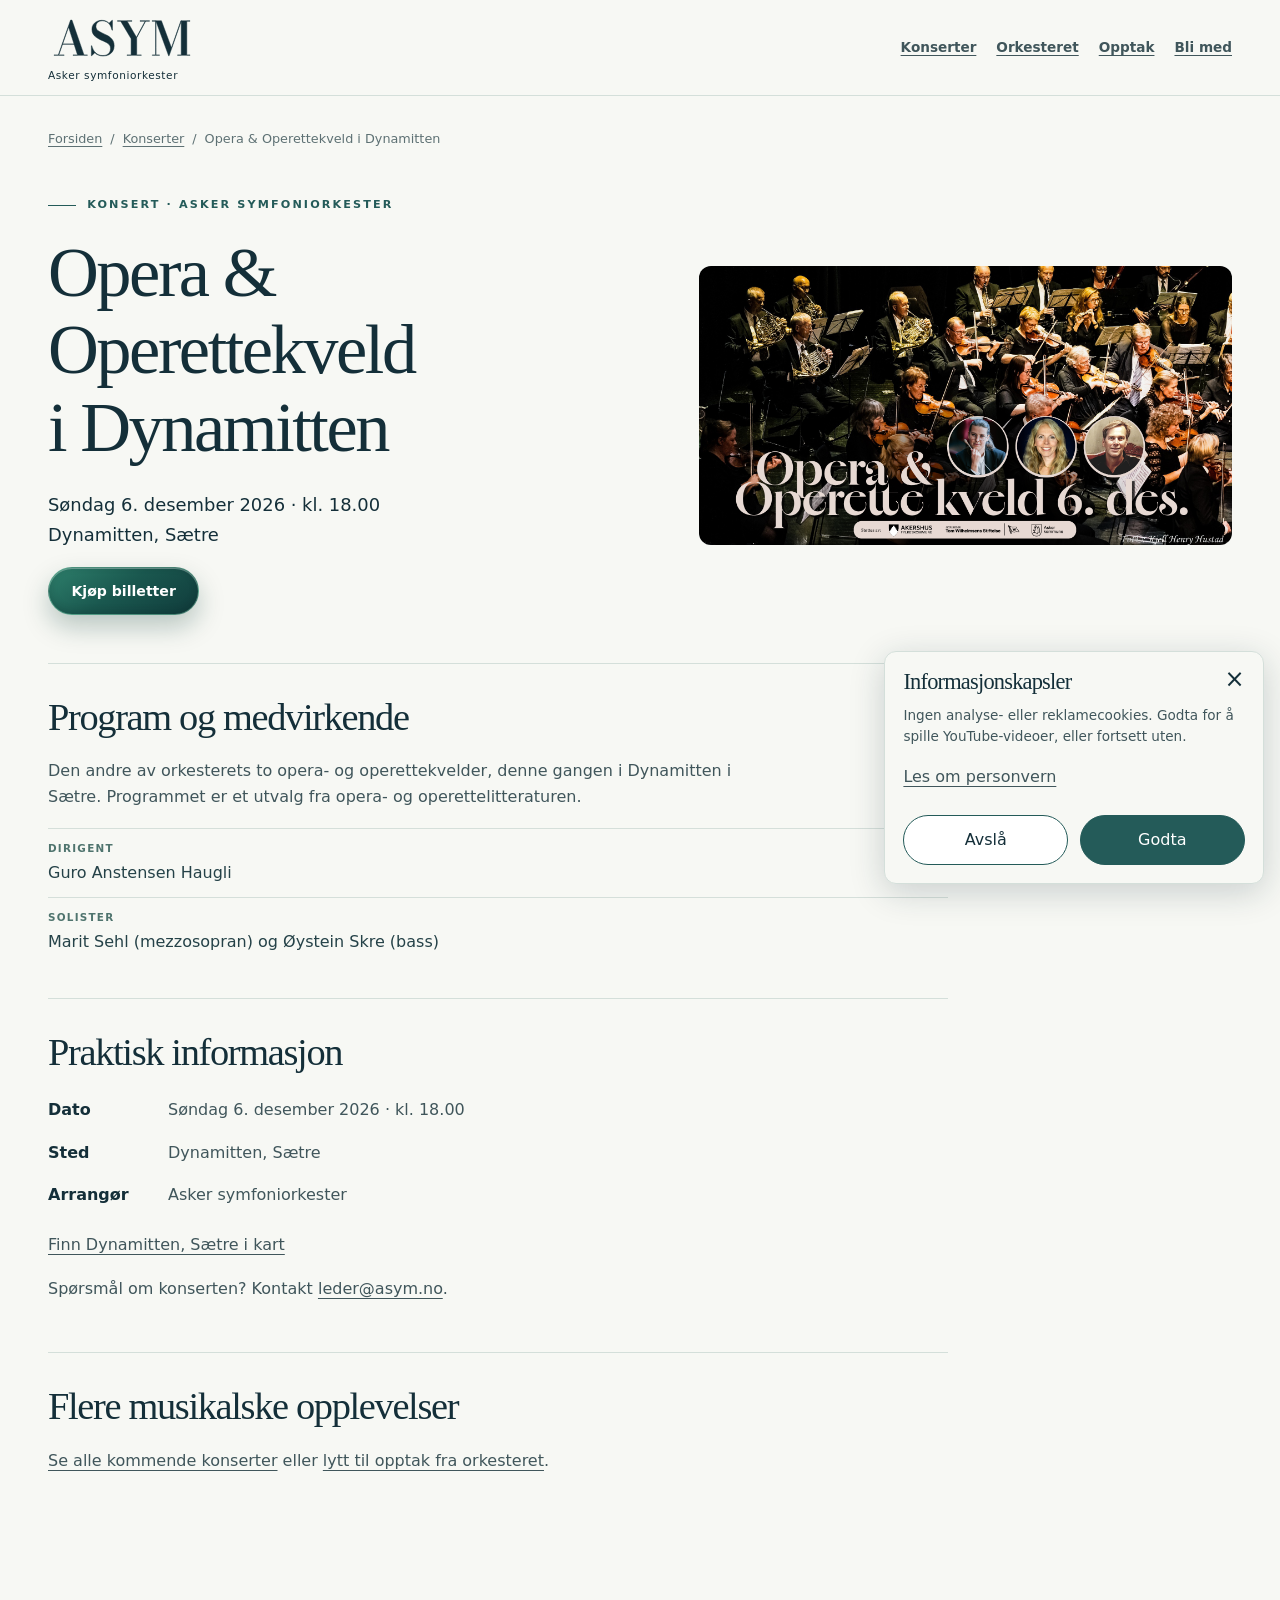
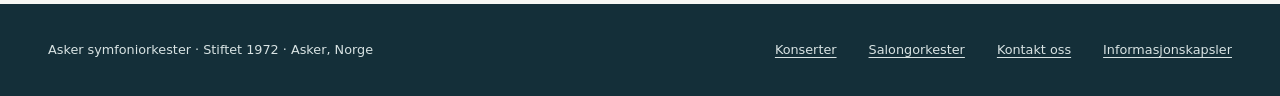
<file: konserter/opera-dynamitten-2026/index.html>
<!DOCTYPE html>
<html lang="nb"><head>
<meta charset="UTF-8"><meta name="viewport" content="width=device-width, initial-scale=1.0">
<meta name="theme-color" content="#142f39"><meta name="robots" content="index, follow, max-image-preview:large">
<title>Opera &amp; Operettekveld i Dynamitten 2026 | Asker symfoniorkester</title><meta name="description" content="Opera &amp; Operettekveld i Dynamitten, søndag 6. desember 2026 · kl. 18.00, Dynamitten, Sætre. Den andre av orkesterets to opera- og operettekvelder, denne gangen i Dynamitten i Sætre. Programmet er et utvalg fra opera- og operettelitteraturen. Dirigent Guro Anstensen Haugli Solister Marit Sehl (mezzosopran) og Øystein Skre (bass)">
<link rel="canonical" href="https://asym.no/konserter/opera-dynamitten-2026/"><link rel="icon" href="/favicon.ico">
<link rel="icon" type="image/png" sizes="48x48" href="/favicon-48x48.png">
<link rel="icon" type="image/png" sizes="96x96" href="/favicon-96x96.png">
<link rel="icon" type="image/png" sizes="512x512" href="/favicon.png">
<link rel="apple-touch-icon" sizes="180x180" href="/apple-touch-icon.png"><link rel="manifest" href="/site.webmanifest">
<meta property="og:type" content="website"><meta property="og:locale" content="nb_NO">
<meta property="og:site_name" content="Asker symfoniorkester"><meta property="og:title" content="Opera &amp; Operettekveld i Dynamitten 2026 | Asker symfoniorkester">
<meta property="og:description" content="Opera &amp; Operettekveld i Dynamitten, søndag 6. desember 2026 · kl. 18.00, Dynamitten, Sætre. Den andre av orkesterets to opera- og operettekvelder, denne gangen i Dynamitten i Sætre. Programmet er et utvalg fra opera- og operettelitteraturen. Dirigent Guro Anstensen Haugli Solister Marit Sehl (mezzosopran) og Øystein Skre (bass)"><meta property="og:url" content="https://asym.no/konserter/opera-dynamitten-2026/">
<meta property="og:image" content="https://asym.no/images/opera-dynamitten-2026-corrected.png"><meta name="twitter:card" content="summary_large_image">
<link rel="stylesheet" href="/styles.css?v=93"><link rel="stylesheet" href="/content-pages.css?v=2">
<script type="application/ld+json">{
  "@context": "https://schema.org",
  "@graph": [
    {
      "@type": "MusicGroup",
      "@id": "https://asym.no/#organization",
      "name": "Asker symfoniorkester",
      "alternateName": "ASYM",
      "url": "https://asym.no/",
      "foundingDate": "1972",
      "email": "leder@asym.no",
      "logo": {
        "@type": "ImageObject",
        "url": "https://asym.no/favicon.png",
        "contentUrl": "https://asym.no/favicon.png",
        "width": 512,
        "height": 512
      },
      "image": "https://asym.no/images/orchestra_piano.jpg",
      "sameAs": [
        "https://www.facebook.com/profile.php?id=100062928895060"
      ]
    },
    {
      "@type": "WebPage",
      "@id": "https://asym.no/konserter/opera-dynamitten-2026/#webpage",
      "url": "https://asym.no/konserter/opera-dynamitten-2026/",
      "name": "Opera & Operettekveld i Dynamitten 2026 | Asker symfoniorkester",
      "description": "Opera & Operettekveld i Dynamitten, søndag 6. desember 2026 · kl. 18.00, Dynamitten, Sætre. Den andre av orkesterets to opera- og operettekvelder, denne gangen i Dynamitten i Sætre. Programmet er et utvalg fra opera- og operettelitteraturen. Dirigent Guro Anstensen Haugli Solister Marit Sehl (mezzosopran) og Øystein Skre (bass)",
      "inLanguage": "nb-NO",
      "isPartOf": {
        "@id": "https://asym.no/#website"
      },
      "about": {
        "@id": "https://asym.no/#organization"
      },
      "mainEntity": {
        "@id": "https://asym.no/konserter/opera-dynamitten-2026/#event"
      }
    },
    {
      "@type": "BreadcrumbList",
      "itemListElement": [
        {
          "@type": "ListItem",
          "position": 1,
          "name": "Forsiden",
          "item": "https://asym.no/"
        },
        {
          "@type": "ListItem",
          "position": 2,
          "name": "Konserter",
          "item": "https://asym.no/konserter/"
        },
        {
          "@type": "ListItem",
          "position": 3,
          "name": "Opera & Operettekveld i Dynamitten",
          "item": "https://asym.no/konserter/opera-dynamitten-2026/"
        }
      ]
    },
    {
      "@type": "MusicEvent",
      "@id": "https://asym.no/konserter/opera-dynamitten-2026/#event",
      "url": "https://asym.no/konserter/opera-dynamitten-2026/",
      "name": "Opera & Operettekveld i Dynamitten",
      "startDate": "2026-12-06T18:00:00+01:00",
      "description": "Den andre av orkesterets to opera- og operettekvelder, denne gangen i Dynamitten i Sætre. Programmet er et utvalg fra opera- og operettelitteraturen. Dirigent Guro Anstensen Haugli Solister Marit Sehl (mezzosopran) og Øystein Skre (bass)",
      "image": [
        "https://asym.no/images/opera-dynamitten-2026-corrected.png"
      ],
      "eventAttendanceMode": "https://schema.org/OfflineEventAttendanceMode",
      "eventStatus": "https://schema.org/EventScheduled",
      "location": {
        "@type": "Place",
        "name": "Dynamitten, Sætre",
        "address": {
          "@type": "PostalAddress",
          "addressLocality": "Sætre",
          "addressCountry": "NO"
        }
      },
      "organizer": {
        "@id": "https://asym.no/#organization"
      },
      "performer": {
        "@id": "https://asym.no/#organization"
      }
    }
  ]
}</script>
</head><body class="content-page"><a class="skip-link" href="#main">Hopp til innhold</a>
<header class="site-header"><nav class="content-nav" aria-label="Hovednavigasjon"><a class="brand brand-signature" href="/" aria-label="Asker symfoniorkester hjem"><svg class="brand-symbol" xmlns="http://www.w3.org/2000/svg" viewBox="0 0 148 56" aria-hidden="true" focusable="false">
<!-- Editorial ASYM lettering, outlined from Bodoni Moda under SIL OFL. -->
<g class="brand-travel">
<g class="brand-face brand-face-serif" fill="currentColor">
<path class="brand-ink brand-ink-a" pathLength="1" d="M14.414429705580062 32.29000867602325V31.87558385617882H28.63135117161596V32.29000867602325ZM23.940393725666247 8.09051338470826 36.00595151237616 42.90386258011985H39.39611545096192V43.31828739996428H24.99065316438635V42.90386258011985H29.540683428230924L20.559461182537916 15.102975503973L10.826872019776117 42.90386258011985H16.131785587689905V43.31828739996428H5.9942229823551285V42.90386258011985H10.350579342175553L22.56322290565326 8.09051338470826Z"/>
<path class="brand-ink brand-ink-s" pathLength="1" d="M55.18246518297292 44.0Q52.33527395937924 44.0 50.2961300895568 43.09976271794082Q48.256986219734344 42.19952543588164 46.86741684296619 40.65396165403628L43.74447954491835 43.77890155216721H43.37002098111209V33.721198718596966H43.79255233441438Q44.2944260497984 35.70951175053066 45.17041514504536 37.48219658886002Q46.04640424029232 39.25488142718938 47.37896325928625 40.620143854729484Q48.71152227828018 41.98540628226959 50.55703259492479 42.76752610454891Q52.402542911569405 43.54964592682822 54.86040887233611 43.54964592682822Q57.19629100321211 43.54964592682822 58.9144004027052 42.6923848624243Q60.63250980219829 41.835123798020376 61.57337504953334 40.23791185264862Q62.514240296868394 38.640699907276876 62.514240296868394 36.410902899270944Q62.514240296868394 34.45005968188213 61.50807216185554 33.10957098893762Q60.50190402684268 31.7690822959931 58.847284578828905 30.786952762918Q57.19266513081513 29.804823229842896 55.211283422287835 28.947796618476392Q53.22990171376053 28.09077000710989 51.24852000523323 27.133196327790557Q49.26713829670594 26.17562264847123 47.61251884869216 24.871671849789625Q45.957899400678386 23.56772105110802 44.95173126566553 21.696393102763075Q43.94556313065267 19.825065154418134 43.94556313065267 17.136938505083602Q43.94556313065267 14.444395239739737 45.31224816842365 12.461596642378398Q46.67893320619463 10.478798045017058 48.92086939518905 9.395204938779052Q51.162805584183474 8.311611832541047 53.791423937875294 8.311611832541047Q56.007553333787115 8.311611832541047 57.83790070752803 9.013593676252583Q59.66824808126894 9.71557551996412 61.02760375059334 11.149584390755216L64.09314986921657 8.311611832541047H64.45232291944892V18.168697056687567H64.03697456598023Q63.37371717591848 15.085206528386983 62.006754049742824 12.999163377440684Q60.639790923567176 10.913120226494385 58.65342427658611 9.861124821119162Q56.66705762960504 8.80912941574394 54.163789755666 8.80912941574394Q51.090627015969936 8.80912941574394 49.49923627194171 10.378471898516823Q47.90784552791348 11.947814381289707 47.90784552791348 14.47091964609394Q47.90784552791348 16.226512123426506 48.89964053617946 17.454517353137085Q49.89143554444545 18.682522582847664 51.513717239048674 19.623748170766483Q53.13599893365189 20.564973758685298 55.08863438868544 21.428216299559374Q57.04126984371899 22.291458840433446 58.992892484535005 23.304492369891012Q60.94451512535101 24.317525899348578 62.566796819954234 25.700200599129595Q64.18907851455745 27.08287529891061 65.18087352282343 29.045000577979636Q66.17266853108941 31.007125857048663 66.17266853108941 33.80203949911731Q66.17266853108941 36.89735310736581 64.78162728599179 39.18719567030479Q63.39058604089416 41.477038233243775 60.9101904984489 42.73851911662189Q58.429794956003626 44.0 55.18246518297292 44.0Z"/>
<path class="brand-ink brand-ink-y" pathLength="1" d="M78.9811529382188 43.31828739996428V42.90386258011985H83.12465467961015V26.7349047831594L72.67360969418995 9.18665080458841H69.39785252087246V8.772225984743983H83.9715223619105V9.18665080458841H79.15684240499887L88.47154369793125 25.284080170587366L97.13187189589694 9.18665080458841H91.97115046209164V8.772225984743983H101.5578516603501V9.18665080458841H97.64042690074014L88.71634855269093 25.70917542555304V42.90386258011985H93.34045470138398V43.31828739996428Z"/>
<path class="brand-ink brand-ink-m" pathLength="1" d="M120.6154121137877 43.77890155216721 107.81033868254603 8.772225984743983H113.43492777155049L123.44506115032651 35.73475738016464L132.90683185227107 8.772225984743983H133.35090818535662L121.11317525735903 43.77890155216721ZM108.02418103503767 8.772225984743983V42.90386258011985H111.53049514080598V43.31828739996428H104.28052706406694V42.90386258011985H107.5893133302208V9.18665080458841H104.05897598636047V8.772225984743983ZM142.03796205421952 8.772225984743983V9.18665080458841H138.81163736036387V42.90386258011985H142.03796205421952V43.31828739996428H129.51909127143102V42.90386258011985H133.2219691157182V8.772225984743983Z"/>
</g>
<g class="brand-face brand-face-italic" fill="currentColor">
<path class="brand-ink brand-ink-a" pathLength="1" d="M6.811930997739581 43.313359909326934 27.271840226181336 7.830955824705306H28.702745307772314L33.10816847711456 43.313359909326934H27.014154000409732L24.041856450216486 14.246324286218005L7.285002459165609 43.313359909326934ZM2.8612271692196165 43.313359909326934V42.89593958313635H13.06798460744453V43.313359909326934ZM21.67880352133762 43.313359909326934V42.89593958313635H36.365048305755664V43.313359909326934ZM13.630510700482404 32.16009142900198V31.742671102811393H28.834829365386547V32.16009142900198Z"/>
<path class="brand-ink brand-ink-s" pathLength="1" d="M51.693254950142126 44.0Q48.97918535861414 44.0 47.12110416234231 43.17744037206883Q45.26302296607049 42.35488074413767 44.109911367334746 40.91119706856892Q42.95679976859901 39.46751339300017 42.37146182756531 37.60108084525055Q41.78612388653161 35.734648297500925 41.61447837625678 33.64690245786401H42.03189870244737Q42.18304146595574 35.61145601382895 42.72413365677397 37.39528476584757Q43.26522584759221 39.17911351786619 44.345519919468785 40.5613891997469Q45.425813991345365 41.943664881627605 47.18222993380844 42.744196720718136Q48.93864587627152 43.54472855980866 51.50957658550262 43.54472855980866Q53.91745024993152 43.54472855980866 55.83716086035598 42.61640823218056Q57.75687147078043 41.68808790455247 58.876371559031796 40.0359184969211Q59.99587164728316 38.38374908928972 59.99587164728316 36.19948399743225Q59.99587164728316 34.150229272701736 59.22526214030195 32.763022149114136Q58.454652633320734 31.375815025526528 57.180201143311905 30.414557228185163Q55.905749653303076 29.4532994308438 54.38772781533662 28.683976905511532Q52.86970597737015 27.914654380179265 51.35168413940369 27.11123622534585Q49.83366230143722 26.307818070512432 48.5592108114284 25.25642700309983Q47.28475932141957 24.205035935687224 46.514149814438355 22.676251545292946Q45.74354030745714 21.147467154898667 45.74354030745714 18.90059752279138Q45.74354030745714 16.202776148532053 46.8611333939654 14.180224227712902Q47.978726480473675 12.157672306893751 49.74319214017267 10.790902172863873Q51.50765779987166 9.424132038833996 53.50134773592996 8.738892217146525Q55.495037671988264 8.053652395459054 57.24723137108834 8.053652395459054Q60.21646989857195 8.053652395459054 62.23298466372418 9.269170825552347Q64.24949942887642 10.484689255645641 65.32522034689416 12.713922436166396Q66.4009412649119 14.94315561668715 66.55402223834233 17.981985672158658H66.13660191215173Q65.97841823960698 15.074136732400692 64.9781561239284 12.95357374985201Q63.97789400824982 10.833010767303328 62.09982737704203 9.678202220791526Q60.22176074583424 8.523393674279724 57.42367481641318 8.523393674279724Q55.69724659323392 8.523393674279724 54.06954803186659 9.288861486829713Q52.44184947049925 10.054329299379702 51.38962459066001 11.444414752814962Q50.337399710820776 12.834500206250222 50.337399710820776 14.739759384007748Q50.337399710820776 16.550277489426755 51.11417802701649 17.752927339992254Q51.89095634321222 18.95557719055775 53.16795918277822 19.818153524385274Q54.444962022344214 20.680729858212796 55.97787282829687 21.426574202413153Q57.51078363424952 22.17241854661351 59.04007698054484 23.02849191234109Q60.56937032684016 23.88456527806867 61.84637316640615 25.099036711945836Q63.12337600597215 26.313508145822997 63.90015432216787 28.094222022790646Q64.6769326383636 29.8749358997583 64.6769326383636 32.499473226803815Q64.6769326383636 34.93517670638021 63.64818371651273 37.02996355443216Q62.61943479466186 39.1247504024841 60.81776004625401 40.685440092978304Q59.01608529784616 42.246129783472504 56.67049318252191 43.12306489173625Q54.32490106719766 44.0 51.693254950142126 44.0ZM39.285495498357136 43.777303429246246 41.61447837625678 33.64690245786401H42.03189870244737L42.19166065792333 35.850669564229335Q42.51788927182608 37.20105370692815 42.93357843149358 38.30293434598322Q43.34926759116108 39.40481498503829 43.92734730348886 40.30903702433279L39.65653987851819 43.777303429246246ZM66.13660191215173 17.981985672158658 66.16350901954955 16.417008872562384Q65.89240209500537 15.104688657619587 65.51323524068627 13.86165642368631Q65.13406838636716 12.618624189753032 64.2557971394549 11.263047633045439L68.3931884765625 8.053652395459054H68.76423285672357L66.55402223834233 17.981985672158658Z"/>
<path class="brand-ink brand-ink-y" pathLength="1" d="M79.37018022330435 43.313359909326934 83.3137001426185 25.82268920836879 76.55865530840268 8.517595915378372H82.9274872127832L88.85487498581199 25.416219769240143L102.35629052264909 8.610384619362229H102.87258759934494L88.83653096275323 26.115806767962162L85.00433171987234 43.313359909326934ZM75.19264827413927 43.313359909326934V42.89593958313635H89.64172664917423V43.313359909326934ZM73.31105066896747 8.93501624156896V8.517595915378372H87.92881194960873V8.93501624156896ZM96.88857879869516 8.93501624156896V8.517595915378372H106.63139271700075V8.93501624156896Z"/>
<path class="brand-ink brand-ink-m" pathLength="1" d="M117.79853221375836 43.777303429246246 112.32399867871045 8.517595915378372H118.00250425737913L122.41167799552102 35.58893230220794L137.55328778504003 8.517595915378372H138.01708405726015L118.28682387099084 43.777303429246246ZM101.58636793815843 43.313359909326934V42.89593958313635H108.93774651460616V43.313359909326934ZM104.7859304225541 43.313359909326934 112.04980513635334 8.93501624156896H108.54756100683939V8.517595915378372H112.56630047085727L105.2219011271565 43.313359909326934ZM127.18868647665312 43.313359909326934V42.89593958313635H139.7799505021196V43.313359909326934ZM130.4362911160883 43.313359909326934 137.85938743479736 8.517595915378372H146.27515978098998V8.93501624156896H143.33858176685618L136.06840234276507 43.313359909326934Z"/>
</g>
<g class="brand-face brand-face-display" fill="currentColor">
<path class="brand-ink brand-ink-a" pathLength="1" d="M13.640376365788708 32.79029554449364V32.66114868768511H25.015134705752228V32.79029554449364ZM25.286119991387114 10.132058414293574 36.756980782207116 43.220708656191H39.836075511404076V43.349855512999525H23.464857620927358V43.220708656191H26.719508353646557L18.73949751704275 18.551476766246903L10.02700555253284 43.220708656191H15.229987064197125V43.349855512999525H5.674715662505208V43.220708656191H9.859579821303308L21.55903394095473 10.132058414293574Z"/>
<path class="brand-ink brand-ink-s" pathLength="1" d="M55.19038323365045 44.0Q53.08550449281162 44.0 51.418123825540555 43.27750616344811Q49.750743158269486 42.555012326896225 48.468054514661986 41.350392399624205L43.17086850017628 43.7840908811556H43.04462451614848V32.625744432998644H43.210330713275404Q44.02844745721586 34.56738820925233 45.06726433395815 36.54662647091269Q46.10608121070043 38.525864732573055 47.51438426209967 40.18695283461247Q48.92268731349891 41.848040936651884 50.79360810050693 42.85653826723765Q52.664528887514955 43.865035597823415 55.133052531205465 43.865035597823415Q57.05634676569885 43.865035597823415 58.38183417496178 43.00167794625965Q59.70732158422471 42.13832029469587 60.386680767634076 40.74689601836263Q61.066039951043436 39.35547174202938 61.066039951043436 37.74576790896206Q61.066039951043436 36.07957123348441 60.11088405520456 34.980870266345924Q59.15572815936568 33.88216929920744 57.592561791056056 33.09325063514626Q56.02939542274644 32.30433197108509 54.151570326628146 31.57063384868012Q52.27374523050985 30.83693572627515 50.39592013439156 29.934604865113766Q48.518095038273266 29.03227400395238 46.95492866996365 27.705213299219224Q45.391762301654026 26.378152594486068 44.43660640581514 24.393269182011117Q43.48145050997626 22.408385769536164 43.48145050997626 19.509501587451812Q43.48145050997626 16.556955276775685 44.927065777367886 14.509066125229138Q46.37268104475951 12.46117697368259 48.68631167014003 11.404572253410283Q50.99994229552055 10.347967533137975 53.59846428833795 10.347967533137975Q55.398913017697424 10.347967533137975 56.927169475664584 10.929321865228225Q58.45542593363174 11.510676197318475 59.71624089472695 12.609322227026542L64.82474339565367 10.347967533137975H64.94663886106038V20.755240803473093H64.78109457803794Q63.594739380930875 17.732281958948068 62.04549481865556 15.414659225271132Q60.49625025638025 13.097036491594196 58.43384271362167 11.794020594319804Q56.3714351708631 10.491004697045412 53.6669443392056 10.491004697045412Q51.39093301467284 10.491004697045412 50.27254907974401 11.969069750983055Q49.154165144815174 13.447134804920697 49.154165144815174 15.461263456383612Q49.154165144815174 16.93310086732018 50.10649322502226 17.96827276982249Q51.05882130522936 19.003444672324804 52.61625108522316 19.81321494120933Q54.173680865216966 20.622985210093855 56.04585033007169 21.411637933328137Q57.9180197949264 22.200290656562416 59.78966593421654 23.1755420203626Q61.66131207350668 24.150793384162785 63.21874185350048 25.509584647593364Q64.77617163349429 26.868375911023946 65.72849971370138 28.815514487617037Q66.68082779390846 30.76265306421013 66.68082779390846 33.53696840645158Q66.68082779390846 36.735558213941545 65.08890884859596 39.08406098200098Q63.49698990328347 41.43256375006042 60.87436624121712 42.716281875030205Q58.25174257915076 44.0 55.19038323365045 44.0Z"/>
<path class="brand-ink brand-ink-y" pathLength="1" d="M77.82396535640098 43.349855512999525V43.220708656191H81.73103701867647V27.725986834397297L72.3438785734831 10.911349758102574H69.61794680602677V10.782202901294049H86.72349145625883V10.911349758102574H82.38425977472768L90.2706953392155 26.615349804233496L97.48255901817934 10.911349758102574H92.50242924954699V10.782202901294049H101.61942901157073V10.911349758102574H97.66221888910083L90.36899198986512 26.735387330688415V43.220708656191H94.71425444410987V43.349855512999525Z"/>
<path class="brand-ink brand-ink-m" pathLength="1" d="M118.96660370611785 43.7840908811556 106.89486047137902 10.782202901294049H115.56995492697368L123.33740457965565 31.429776625279885L130.59090410273282 10.782202901294049H130.7247233063714L119.17088147941591 43.7840908811556ZM106.96108483352926 10.782202901294049V43.220708656191H110.33465867356882V43.349855512999525H103.70164981628831V43.220708656191H106.8284741951243V10.911349758102574H103.48623233966066V10.782202901294049ZM142.3480252307342 10.782202901294049V10.911349758102574H139.30733100251257V43.220708656191H142.3480252307342V43.349855512999525H127.19363096452045V43.220708656191H130.67042268245308V10.782202901294049Z"/>
</g>
</g>
</svg><span class="brand-name">Asker symfoniorkester</span></a><div><a href="/konserter/">Konserter</a><a href="/om/">Orkesteret</a><a href="/repertoar/">Opptak</a><a href="/bli-med/">Bli med</a></div></nav></header>
<main id="main" class="container content-main">
<nav class="breadcrumbs" aria-label="Brødsmuler"><a href="/">Forsiden</a> <span>/</span> <a href="/konserter/">Konserter</a> <span>/</span> <span aria-current="page">Opera &amp; Operettekveld i Dynamitten</span></nav>
<article><div class="content-hero"><div><p class="eyebrow">Konsert · Asker symfoniorkester</p><h1>Opera &amp; Operettekveld i Dynamitten</h1><p class="lead"><time datetime="2026-12-06T18:00:00+01:00">Søndag 6. desember 2026 · kl. 18.00</time><br>Dynamitten, Sætre</p><a class="button button-primary" href="https://checkout.ebillett.no/359/events/23/purchase" target="_blank" rel="noopener">Kjøp billetter</a></div><img class="content-poster" src="/images/opera-dynamitten-2026-corrected.png" alt="Opera og operettekveld i Dynamitten 6. desember med dirigent Guro Anstensen Haugli og solistene Marit Sehl og Øystein Skre"></div><section class="content-section"><h2>Program og medvirkende</h2><p>Den andre av orkesterets to opera- og operettekvelder, denne gangen i Dynamitten i Sætre. Programmet er et utvalg fra opera- og operettelitteraturen.</p><dl class="event-performers"><div><dt>Dirigent</dt><dd>Guro Anstensen Haugli</dd></div><div><dt>Solister</dt><dd>Marit Sehl (mezzosopran) og Øystein Skre (bass)</dd></div></dl></section><section class="content-section"><h2>Praktisk informasjon</h2><dl class="concert-facts"><div><dt>Dato</dt><dd>Søndag 6. desember 2026 · kl. 18.00</dd></div><div><dt>Sted</dt><dd>Dynamitten, Sætre</dd></div><div><dt>Arrangør</dt><dd>Asker symfoniorkester</dd></div></dl><p><a href="https://www.google.com/maps/search/?api=1&amp;query=Dynamitten%2C%20S%C3%A6tre%2C%20Norge" target="_blank" rel="noopener">Finn Dynamitten, Sætre i kart</a></p><p>Spørsmål om konserten? Kontakt <a href="mailto:leder@asym.no">leder@asym.no</a>.</p></section><section class="content-section"><h2>Flere musikalske opplevelser</h2><p><a href="/konserter/">Se alle kommende konserter</a> eller <a href="/repertoar/">lytt til opptak fra orkesteret</a>.</p></section></article>
</main><footer class="site-footer"><div class="container footer-inner"><p>Asker symfoniorkester · Stiftet 1972 · Asker, Norge</p><div class="footer-links"><a href="/konserter/">Konserter</a><a href="/salongorkester/">Salongorkester</a><a href="mailto:leder@asym.no">Kontakt oss</a></div></div></footer>
<script src="/cookies.js?v=3" defer></script>
</body></html>
</file>
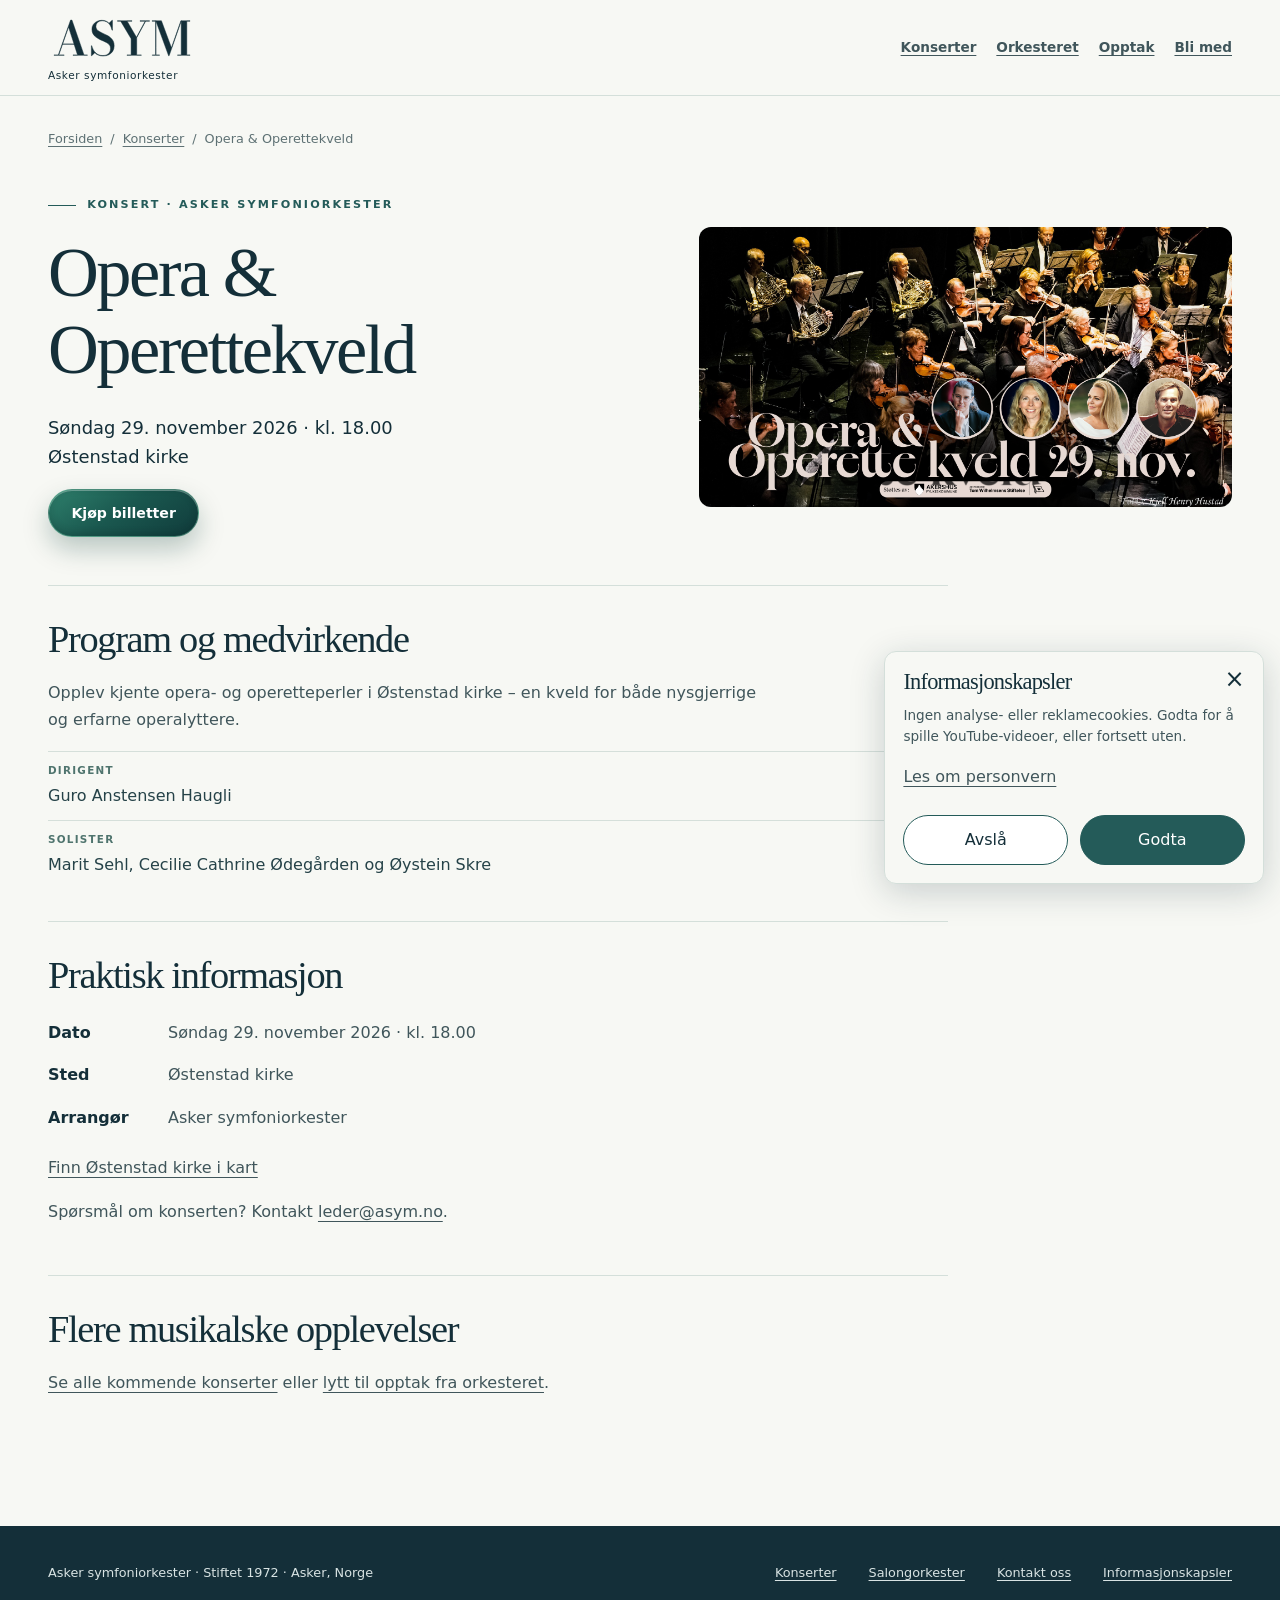
<file: konserter/opera-operette-2026/index.html>
<!DOCTYPE html>
<html lang="nb"><head>
<meta charset="UTF-8"><meta name="viewport" content="width=device-width, initial-scale=1.0">
<meta name="theme-color" content="#142f39"><meta name="robots" content="index, follow, max-image-preview:large">
<title>Opera &amp; Operettekveld 2026 | Asker symfoniorkester</title><meta name="description" content="Opera &amp; Operettekveld, søndag 29. november 2026 · kl. 18.00, Østenstad kirke. Opplev kjente opera- og operetteperler i Østenstad kirke – en kveld for både nysgjerrige og erfarne operalyttere. Dirigent Guro Anstensen Haugli Solister Marit Sehl, Cecilie Cathrine Ødegården og Øystein Skre">
<link rel="canonical" href="https://asym.no/konserter/opera-operette-2026/"><link rel="icon" href="/favicon.ico">
<link rel="icon" type="image/png" sizes="48x48" href="/favicon-48x48.png">
<link rel="icon" type="image/png" sizes="96x96" href="/favicon-96x96.png">
<link rel="icon" type="image/png" sizes="512x512" href="/favicon.png">
<link rel="apple-touch-icon" sizes="180x180" href="/apple-touch-icon.png"><link rel="manifest" href="/site.webmanifest">
<meta property="og:type" content="website"><meta property="og:locale" content="nb_NO">
<meta property="og:site_name" content="Asker symfoniorkester"><meta property="og:title" content="Opera &amp; Operettekveld 2026 | Asker symfoniorkester">
<meta property="og:description" content="Opera &amp; Operettekveld, søndag 29. november 2026 · kl. 18.00, Østenstad kirke. Opplev kjente opera- og operetteperler i Østenstad kirke – en kveld for både nysgjerrige og erfarne operalyttere. Dirigent Guro Anstensen Haugli Solister Marit Sehl, Cecilie Cathrine Ødegården og Øystein Skre"><meta property="og:url" content="https://asym.no/konserter/opera-operette-2026/">
<meta property="og:image" content="https://asym.no/images/opera-operette-2026.png"><meta name="twitter:card" content="summary_large_image">
<link rel="stylesheet" href="/styles.css?v=93"><link rel="stylesheet" href="/content-pages.css?v=2">
<script type="application/ld+json">{
  "@context": "https://schema.org",
  "@graph": [
    {
      "@type": "MusicGroup",
      "@id": "https://asym.no/#organization",
      "name": "Asker symfoniorkester",
      "alternateName": "ASYM",
      "url": "https://asym.no/",
      "foundingDate": "1972",
      "email": "leder@asym.no",
      "logo": {
        "@type": "ImageObject",
        "url": "https://asym.no/favicon.png",
        "contentUrl": "https://asym.no/favicon.png",
        "width": 512,
        "height": 512
      },
      "image": "https://asym.no/images/orchestra_piano.jpg",
      "sameAs": [
        "https://www.facebook.com/profile.php?id=100062928895060"
      ]
    },
    {
      "@type": "WebPage",
      "@id": "https://asym.no/konserter/opera-operette-2026/#webpage",
      "url": "https://asym.no/konserter/opera-operette-2026/",
      "name": "Opera & Operettekveld 2026 | Asker symfoniorkester",
      "description": "Opera & Operettekveld, søndag 29. november 2026 · kl. 18.00, Østenstad kirke. Opplev kjente opera- og operetteperler i Østenstad kirke – en kveld for både nysgjerrige og erfarne operalyttere. Dirigent Guro Anstensen Haugli Solister Marit Sehl, Cecilie Cathrine Ødegården og Øystein Skre",
      "inLanguage": "nb-NO",
      "isPartOf": {
        "@id": "https://asym.no/#website"
      },
      "about": {
        "@id": "https://asym.no/#organization"
      },
      "mainEntity": {
        "@id": "https://asym.no/konserter/opera-operette-2026/#event"
      }
    },
    {
      "@type": "BreadcrumbList",
      "itemListElement": [
        {
          "@type": "ListItem",
          "position": 1,
          "name": "Forsiden",
          "item": "https://asym.no/"
        },
        {
          "@type": "ListItem",
          "position": 2,
          "name": "Konserter",
          "item": "https://asym.no/konserter/"
        },
        {
          "@type": "ListItem",
          "position": 3,
          "name": "Opera & Operettekveld",
          "item": "https://asym.no/konserter/opera-operette-2026/"
        }
      ]
    },
    {
      "@type": "MusicEvent",
      "@id": "https://asym.no/konserter/opera-operette-2026/#event",
      "url": "https://asym.no/konserter/opera-operette-2026/",
      "name": "Opera & Operettekveld",
      "startDate": "2026-11-29T18:00:00+01:00",
      "description": "Opplev kjente opera- og operetteperler i Østenstad kirke – en kveld for både nysgjerrige og erfarne operalyttere. Dirigent Guro Anstensen Haugli Solister Marit Sehl, Cecilie Cathrine Ødegården og Øystein Skre",
      "image": [
        "https://asym.no/images/opera-operette-2026.png"
      ],
      "eventAttendanceMode": "https://schema.org/OfflineEventAttendanceMode",
      "eventStatus": "https://schema.org/EventScheduled",
      "location": {
        "@type": "Place",
        "name": "Østenstad kirke",
        "address": {
          "@type": "PostalAddress",
          "addressLocality": "Asker",
          "addressCountry": "NO"
        }
      },
      "organizer": {
        "@id": "https://asym.no/#organization"
      },
      "performer": {
        "@id": "https://asym.no/#organization"
      }
    }
  ]
}</script>
</head><body class="content-page"><a class="skip-link" href="#main">Hopp til innhold</a>
<header class="site-header"><nav class="content-nav" aria-label="Hovednavigasjon"><a class="brand brand-signature" href="/" aria-label="Asker symfoniorkester hjem"><svg class="brand-symbol" xmlns="http://www.w3.org/2000/svg" viewBox="0 0 148 56" aria-hidden="true" focusable="false">
<!-- Editorial ASYM lettering, outlined from Bodoni Moda under SIL OFL. -->
<g class="brand-travel">
<g class="brand-face brand-face-serif" fill="currentColor">
<path class="brand-ink brand-ink-a" pathLength="1" d="M14.414429705580062 32.29000867602325V31.87558385617882H28.63135117161596V32.29000867602325ZM23.940393725666247 8.09051338470826 36.00595151237616 42.90386258011985H39.39611545096192V43.31828739996428H24.99065316438635V42.90386258011985H29.540683428230924L20.559461182537916 15.102975503973L10.826872019776117 42.90386258011985H16.131785587689905V43.31828739996428H5.9942229823551285V42.90386258011985H10.350579342175553L22.56322290565326 8.09051338470826Z"/>
<path class="brand-ink brand-ink-s" pathLength="1" d="M55.18246518297292 44.0Q52.33527395937924 44.0 50.2961300895568 43.09976271794082Q48.256986219734344 42.19952543588164 46.86741684296619 40.65396165403628L43.74447954491835 43.77890155216721H43.37002098111209V33.721198718596966H43.79255233441438Q44.2944260497984 35.70951175053066 45.17041514504536 37.48219658886002Q46.04640424029232 39.25488142718938 47.37896325928625 40.620143854729484Q48.71152227828018 41.98540628226959 50.55703259492479 42.76752610454891Q52.402542911569405 43.54964592682822 54.86040887233611 43.54964592682822Q57.19629100321211 43.54964592682822 58.9144004027052 42.6923848624243Q60.63250980219829 41.835123798020376 61.57337504953334 40.23791185264862Q62.514240296868394 38.640699907276876 62.514240296868394 36.410902899270944Q62.514240296868394 34.45005968188213 61.50807216185554 33.10957098893762Q60.50190402684268 31.7690822959931 58.847284578828905 30.786952762918Q57.19266513081513 29.804823229842896 55.211283422287835 28.947796618476392Q53.22990171376053 28.09077000710989 51.24852000523323 27.133196327790557Q49.26713829670594 26.17562264847123 47.61251884869216 24.871671849789625Q45.957899400678386 23.56772105110802 44.95173126566553 21.696393102763075Q43.94556313065267 19.825065154418134 43.94556313065267 17.136938505083602Q43.94556313065267 14.444395239739737 45.31224816842365 12.461596642378398Q46.67893320619463 10.478798045017058 48.92086939518905 9.395204938779052Q51.162805584183474 8.311611832541047 53.791423937875294 8.311611832541047Q56.007553333787115 8.311611832541047 57.83790070752803 9.013593676252583Q59.66824808126894 9.71557551996412 61.02760375059334 11.149584390755216L64.09314986921657 8.311611832541047H64.45232291944892V18.168697056687567H64.03697456598023Q63.37371717591848 15.085206528386983 62.006754049742824 12.999163377440684Q60.639790923567176 10.913120226494385 58.65342427658611 9.861124821119162Q56.66705762960504 8.80912941574394 54.163789755666 8.80912941574394Q51.090627015969936 8.80912941574394 49.49923627194171 10.378471898516823Q47.90784552791348 11.947814381289707 47.90784552791348 14.47091964609394Q47.90784552791348 16.226512123426506 48.89964053617946 17.454517353137085Q49.89143554444545 18.682522582847664 51.513717239048674 19.623748170766483Q53.13599893365189 20.564973758685298 55.08863438868544 21.428216299559374Q57.04126984371899 22.291458840433446 58.992892484535005 23.304492369891012Q60.94451512535101 24.317525899348578 62.566796819954234 25.700200599129595Q64.18907851455745 27.08287529891061 65.18087352282343 29.045000577979636Q66.17266853108941 31.007125857048663 66.17266853108941 33.80203949911731Q66.17266853108941 36.89735310736581 64.78162728599179 39.18719567030479Q63.39058604089416 41.477038233243775 60.9101904984489 42.73851911662189Q58.429794956003626 44.0 55.18246518297292 44.0Z"/>
<path class="brand-ink brand-ink-y" pathLength="1" d="M78.9811529382188 43.31828739996428V42.90386258011985H83.12465467961015V26.7349047831594L72.67360969418995 9.18665080458841H69.39785252087246V8.772225984743983H83.9715223619105V9.18665080458841H79.15684240499887L88.47154369793125 25.284080170587366L97.13187189589694 9.18665080458841H91.97115046209164V8.772225984743983H101.5578516603501V9.18665080458841H97.64042690074014L88.71634855269093 25.70917542555304V42.90386258011985H93.34045470138398V43.31828739996428Z"/>
<path class="brand-ink brand-ink-m" pathLength="1" d="M120.6154121137877 43.77890155216721 107.81033868254603 8.772225984743983H113.43492777155049L123.44506115032651 35.73475738016464L132.90683185227107 8.772225984743983H133.35090818535662L121.11317525735903 43.77890155216721ZM108.02418103503767 8.772225984743983V42.90386258011985H111.53049514080598V43.31828739996428H104.28052706406694V42.90386258011985H107.5893133302208V9.18665080458841H104.05897598636047V8.772225984743983ZM142.03796205421952 8.772225984743983V9.18665080458841H138.81163736036387V42.90386258011985H142.03796205421952V43.31828739996428H129.51909127143102V42.90386258011985H133.2219691157182V8.772225984743983Z"/>
</g>
<g class="brand-face brand-face-italic" fill="currentColor">
<path class="brand-ink brand-ink-a" pathLength="1" d="M6.811930997739581 43.313359909326934 27.271840226181336 7.830955824705306H28.702745307772314L33.10816847711456 43.313359909326934H27.014154000409732L24.041856450216486 14.246324286218005L7.285002459165609 43.313359909326934ZM2.8612271692196165 43.313359909326934V42.89593958313635H13.06798460744453V43.313359909326934ZM21.67880352133762 43.313359909326934V42.89593958313635H36.365048305755664V43.313359909326934ZM13.630510700482404 32.16009142900198V31.742671102811393H28.834829365386547V32.16009142900198Z"/>
<path class="brand-ink brand-ink-s" pathLength="1" d="M51.693254950142126 44.0Q48.97918535861414 44.0 47.12110416234231 43.17744037206883Q45.26302296607049 42.35488074413767 44.109911367334746 40.91119706856892Q42.95679976859901 39.46751339300017 42.37146182756531 37.60108084525055Q41.78612388653161 35.734648297500925 41.61447837625678 33.64690245786401H42.03189870244737Q42.18304146595574 35.61145601382895 42.72413365677397 37.39528476584757Q43.26522584759221 39.17911351786619 44.345519919468785 40.5613891997469Q45.425813991345365 41.943664881627605 47.18222993380844 42.744196720718136Q48.93864587627152 43.54472855980866 51.50957658550262 43.54472855980866Q53.91745024993152 43.54472855980866 55.83716086035598 42.61640823218056Q57.75687147078043 41.68808790455247 58.876371559031796 40.0359184969211Q59.99587164728316 38.38374908928972 59.99587164728316 36.19948399743225Q59.99587164728316 34.150229272701736 59.22526214030195 32.763022149114136Q58.454652633320734 31.375815025526528 57.180201143311905 30.414557228185163Q55.905749653303076 29.4532994308438 54.38772781533662 28.683976905511532Q52.86970597737015 27.914654380179265 51.35168413940369 27.11123622534585Q49.83366230143722 26.307818070512432 48.5592108114284 25.25642700309983Q47.28475932141957 24.205035935687224 46.514149814438355 22.676251545292946Q45.74354030745714 21.147467154898667 45.74354030745714 18.90059752279138Q45.74354030745714 16.202776148532053 46.8611333939654 14.180224227712902Q47.978726480473675 12.157672306893751 49.74319214017267 10.790902172863873Q51.50765779987166 9.424132038833996 53.50134773592996 8.738892217146525Q55.495037671988264 8.053652395459054 57.24723137108834 8.053652395459054Q60.21646989857195 8.053652395459054 62.23298466372418 9.269170825552347Q64.24949942887642 10.484689255645641 65.32522034689416 12.713922436166396Q66.4009412649119 14.94315561668715 66.55402223834233 17.981985672158658H66.13660191215173Q65.97841823960698 15.074136732400692 64.9781561239284 12.95357374985201Q63.97789400824982 10.833010767303328 62.09982737704203 9.678202220791526Q60.22176074583424 8.523393674279724 57.42367481641318 8.523393674279724Q55.69724659323392 8.523393674279724 54.06954803186659 9.288861486829713Q52.44184947049925 10.054329299379702 51.38962459066001 11.444414752814962Q50.337399710820776 12.834500206250222 50.337399710820776 14.739759384007748Q50.337399710820776 16.550277489426755 51.11417802701649 17.752927339992254Q51.89095634321222 18.95557719055775 53.16795918277822 19.818153524385274Q54.444962022344214 20.680729858212796 55.97787282829687 21.426574202413153Q57.51078363424952 22.17241854661351 59.04007698054484 23.02849191234109Q60.56937032684016 23.88456527806867 61.84637316640615 25.099036711945836Q63.12337600597215 26.313508145822997 63.90015432216787 28.094222022790646Q64.6769326383636 29.8749358997583 64.6769326383636 32.499473226803815Q64.6769326383636 34.93517670638021 63.64818371651273 37.02996355443216Q62.61943479466186 39.1247504024841 60.81776004625401 40.685440092978304Q59.01608529784616 42.246129783472504 56.67049318252191 43.12306489173625Q54.32490106719766 44.0 51.693254950142126 44.0ZM39.285495498357136 43.777303429246246 41.61447837625678 33.64690245786401H42.03189870244737L42.19166065792333 35.850669564229335Q42.51788927182608 37.20105370692815 42.93357843149358 38.30293434598322Q43.34926759116108 39.40481498503829 43.92734730348886 40.30903702433279L39.65653987851819 43.777303429246246ZM66.13660191215173 17.981985672158658 66.16350901954955 16.417008872562384Q65.89240209500537 15.104688657619587 65.51323524068627 13.86165642368631Q65.13406838636716 12.618624189753032 64.2557971394549 11.263047633045439L68.3931884765625 8.053652395459054H68.76423285672357L66.55402223834233 17.981985672158658Z"/>
<path class="brand-ink brand-ink-y" pathLength="1" d="M79.37018022330435 43.313359909326934 83.3137001426185 25.82268920836879 76.55865530840268 8.517595915378372H82.9274872127832L88.85487498581199 25.416219769240143L102.35629052264909 8.610384619362229H102.87258759934494L88.83653096275323 26.115806767962162L85.00433171987234 43.313359909326934ZM75.19264827413927 43.313359909326934V42.89593958313635H89.64172664917423V43.313359909326934ZM73.31105066896747 8.93501624156896V8.517595915378372H87.92881194960873V8.93501624156896ZM96.88857879869516 8.93501624156896V8.517595915378372H106.63139271700075V8.93501624156896Z"/>
<path class="brand-ink brand-ink-m" pathLength="1" d="M117.79853221375836 43.777303429246246 112.32399867871045 8.517595915378372H118.00250425737913L122.41167799552102 35.58893230220794L137.55328778504003 8.517595915378372H138.01708405726015L118.28682387099084 43.777303429246246ZM101.58636793815843 43.313359909326934V42.89593958313635H108.93774651460616V43.313359909326934ZM104.7859304225541 43.313359909326934 112.04980513635334 8.93501624156896H108.54756100683939V8.517595915378372H112.56630047085727L105.2219011271565 43.313359909326934ZM127.18868647665312 43.313359909326934V42.89593958313635H139.7799505021196V43.313359909326934ZM130.4362911160883 43.313359909326934 137.85938743479736 8.517595915378372H146.27515978098998V8.93501624156896H143.33858176685618L136.06840234276507 43.313359909326934Z"/>
</g>
<g class="brand-face brand-face-display" fill="currentColor">
<path class="brand-ink brand-ink-a" pathLength="1" d="M13.640376365788708 32.79029554449364V32.66114868768511H25.015134705752228V32.79029554449364ZM25.286119991387114 10.132058414293574 36.756980782207116 43.220708656191H39.836075511404076V43.349855512999525H23.464857620927358V43.220708656191H26.719508353646557L18.73949751704275 18.551476766246903L10.02700555253284 43.220708656191H15.229987064197125V43.349855512999525H5.674715662505208V43.220708656191H9.859579821303308L21.55903394095473 10.132058414293574Z"/>
<path class="brand-ink brand-ink-s" pathLength="1" d="M55.19038323365045 44.0Q53.08550449281162 44.0 51.418123825540555 43.27750616344811Q49.750743158269486 42.555012326896225 48.468054514661986 41.350392399624205L43.17086850017628 43.7840908811556H43.04462451614848V32.625744432998644H43.210330713275404Q44.02844745721586 34.56738820925233 45.06726433395815 36.54662647091269Q46.10608121070043 38.525864732573055 47.51438426209967 40.18695283461247Q48.92268731349891 41.848040936651884 50.79360810050693 42.85653826723765Q52.664528887514955 43.865035597823415 55.133052531205465 43.865035597823415Q57.05634676569885 43.865035597823415 58.38183417496178 43.00167794625965Q59.70732158422471 42.13832029469587 60.386680767634076 40.74689601836263Q61.066039951043436 39.35547174202938 61.066039951043436 37.74576790896206Q61.066039951043436 36.07957123348441 60.11088405520456 34.980870266345924Q59.15572815936568 33.88216929920744 57.592561791056056 33.09325063514626Q56.02939542274644 32.30433197108509 54.151570326628146 31.57063384868012Q52.27374523050985 30.83693572627515 50.39592013439156 29.934604865113766Q48.518095038273266 29.03227400395238 46.95492866996365 27.705213299219224Q45.391762301654026 26.378152594486068 44.43660640581514 24.393269182011117Q43.48145050997626 22.408385769536164 43.48145050997626 19.509501587451812Q43.48145050997626 16.556955276775685 44.927065777367886 14.509066125229138Q46.37268104475951 12.46117697368259 48.68631167014003 11.404572253410283Q50.99994229552055 10.347967533137975 53.59846428833795 10.347967533137975Q55.398913017697424 10.347967533137975 56.927169475664584 10.929321865228225Q58.45542593363174 11.510676197318475 59.71624089472695 12.609322227026542L64.82474339565367 10.347967533137975H64.94663886106038V20.755240803473093H64.78109457803794Q63.594739380930875 17.732281958948068 62.04549481865556 15.414659225271132Q60.49625025638025 13.097036491594196 58.43384271362167 11.794020594319804Q56.3714351708631 10.491004697045412 53.6669443392056 10.491004697045412Q51.39093301467284 10.491004697045412 50.27254907974401 11.969069750983055Q49.154165144815174 13.447134804920697 49.154165144815174 15.461263456383612Q49.154165144815174 16.93310086732018 50.10649322502226 17.96827276982249Q51.05882130522936 19.003444672324804 52.61625108522316 19.81321494120933Q54.173680865216966 20.622985210093855 56.04585033007169 21.411637933328137Q57.9180197949264 22.200290656562416 59.78966593421654 23.1755420203626Q61.66131207350668 24.150793384162785 63.21874185350048 25.509584647593364Q64.77617163349429 26.868375911023946 65.72849971370138 28.815514487617037Q66.68082779390846 30.76265306421013 66.68082779390846 33.53696840645158Q66.68082779390846 36.735558213941545 65.08890884859596 39.08406098200098Q63.49698990328347 41.43256375006042 60.87436624121712 42.716281875030205Q58.25174257915076 44.0 55.19038323365045 44.0Z"/>
<path class="brand-ink brand-ink-y" pathLength="1" d="M77.82396535640098 43.349855512999525V43.220708656191H81.73103701867647V27.725986834397297L72.3438785734831 10.911349758102574H69.61794680602677V10.782202901294049H86.72349145625883V10.911349758102574H82.38425977472768L90.2706953392155 26.615349804233496L97.48255901817934 10.911349758102574H92.50242924954699V10.782202901294049H101.61942901157073V10.911349758102574H97.66221888910083L90.36899198986512 26.735387330688415V43.220708656191H94.71425444410987V43.349855512999525Z"/>
<path class="brand-ink brand-ink-m" pathLength="1" d="M118.96660370611785 43.7840908811556 106.89486047137902 10.782202901294049H115.56995492697368L123.33740457965565 31.429776625279885L130.59090410273282 10.782202901294049H130.7247233063714L119.17088147941591 43.7840908811556ZM106.96108483352926 10.782202901294049V43.220708656191H110.33465867356882V43.349855512999525H103.70164981628831V43.220708656191H106.8284741951243V10.911349758102574H103.48623233966066V10.782202901294049ZM142.3480252307342 10.782202901294049V10.911349758102574H139.30733100251257V43.220708656191H142.3480252307342V43.349855512999525H127.19363096452045V43.220708656191H130.67042268245308V10.782202901294049Z"/>
</g>
</g>
</svg><span class="brand-name">Asker symfoniorkester</span></a><div><a href="/konserter/">Konserter</a><a href="/om/">Orkesteret</a><a href="/repertoar/">Opptak</a><a href="/bli-med/">Bli med</a></div></nav></header>
<main id="main" class="container content-main">
<nav class="breadcrumbs" aria-label="Brødsmuler"><a href="/">Forsiden</a> <span>/</span> <a href="/konserter/">Konserter</a> <span>/</span> <span aria-current="page">Opera &amp; Operettekveld</span></nav>
<article><div class="content-hero"><div><p class="eyebrow">Konsert · Asker symfoniorkester</p><h1>Opera &amp; Operettekveld</h1><p class="lead"><time datetime="2026-11-29T18:00:00+01:00">Søndag 29. november 2026 · kl. 18.00</time><br>Østenstad kirke</p><a class="button button-primary" href="https://checkout.ebillett.no/359/events/22/purchase/setup" target="_blank" rel="noopener">Kjøp billetter</a></div><img class="content-poster" src="/images/opera-operette-2026.png" alt="Plakat for Opera &amp; Operettekveld 29. november"></div><section class="content-section"><h2>Program og medvirkende</h2><p>Opplev kjente opera- og operetteperler i Østenstad kirke – en kveld for både nysgjerrige og erfarne operalyttere.</p><dl class="event-performers"><div><dt>Dirigent</dt><dd>Guro Anstensen Haugli</dd></div><div><dt>Solister</dt><dd>Marit Sehl, Cecilie Cathrine Ødegården og Øystein Skre</dd></div></dl></section><section class="content-section"><h2>Praktisk informasjon</h2><dl class="concert-facts"><div><dt>Dato</dt><dd>Søndag 29. november 2026 · kl. 18.00</dd></div><div><dt>Sted</dt><dd>Østenstad kirke</dd></div><div><dt>Arrangør</dt><dd>Asker symfoniorkester</dd></div></dl><p><a href="https://www.google.com/maps/search/?api=1&amp;query=%C3%98stenstad%20kirke%2C%20Norge" target="_blank" rel="noopener">Finn Østenstad kirke i kart</a></p><p>Spørsmål om konserten? Kontakt <a href="mailto:leder@asym.no">leder@asym.no</a>.</p></section><section class="content-section"><h2>Flere musikalske opplevelser</h2><p><a href="/konserter/">Se alle kommende konserter</a> eller <a href="/repertoar/">lytt til opptak fra orkesteret</a>.</p></section></article>
</main><footer class="site-footer"><div class="container footer-inner"><p>Asker symfoniorkester · Stiftet 1972 · Asker, Norge</p><div class="footer-links"><a href="/konserter/">Konserter</a><a href="/salongorkester/">Salongorkester</a><a href="mailto:leder@asym.no">Kontakt oss</a></div></div></footer>
<script src="/cookies.js?v=3" defer></script>
</body></html>
</file>
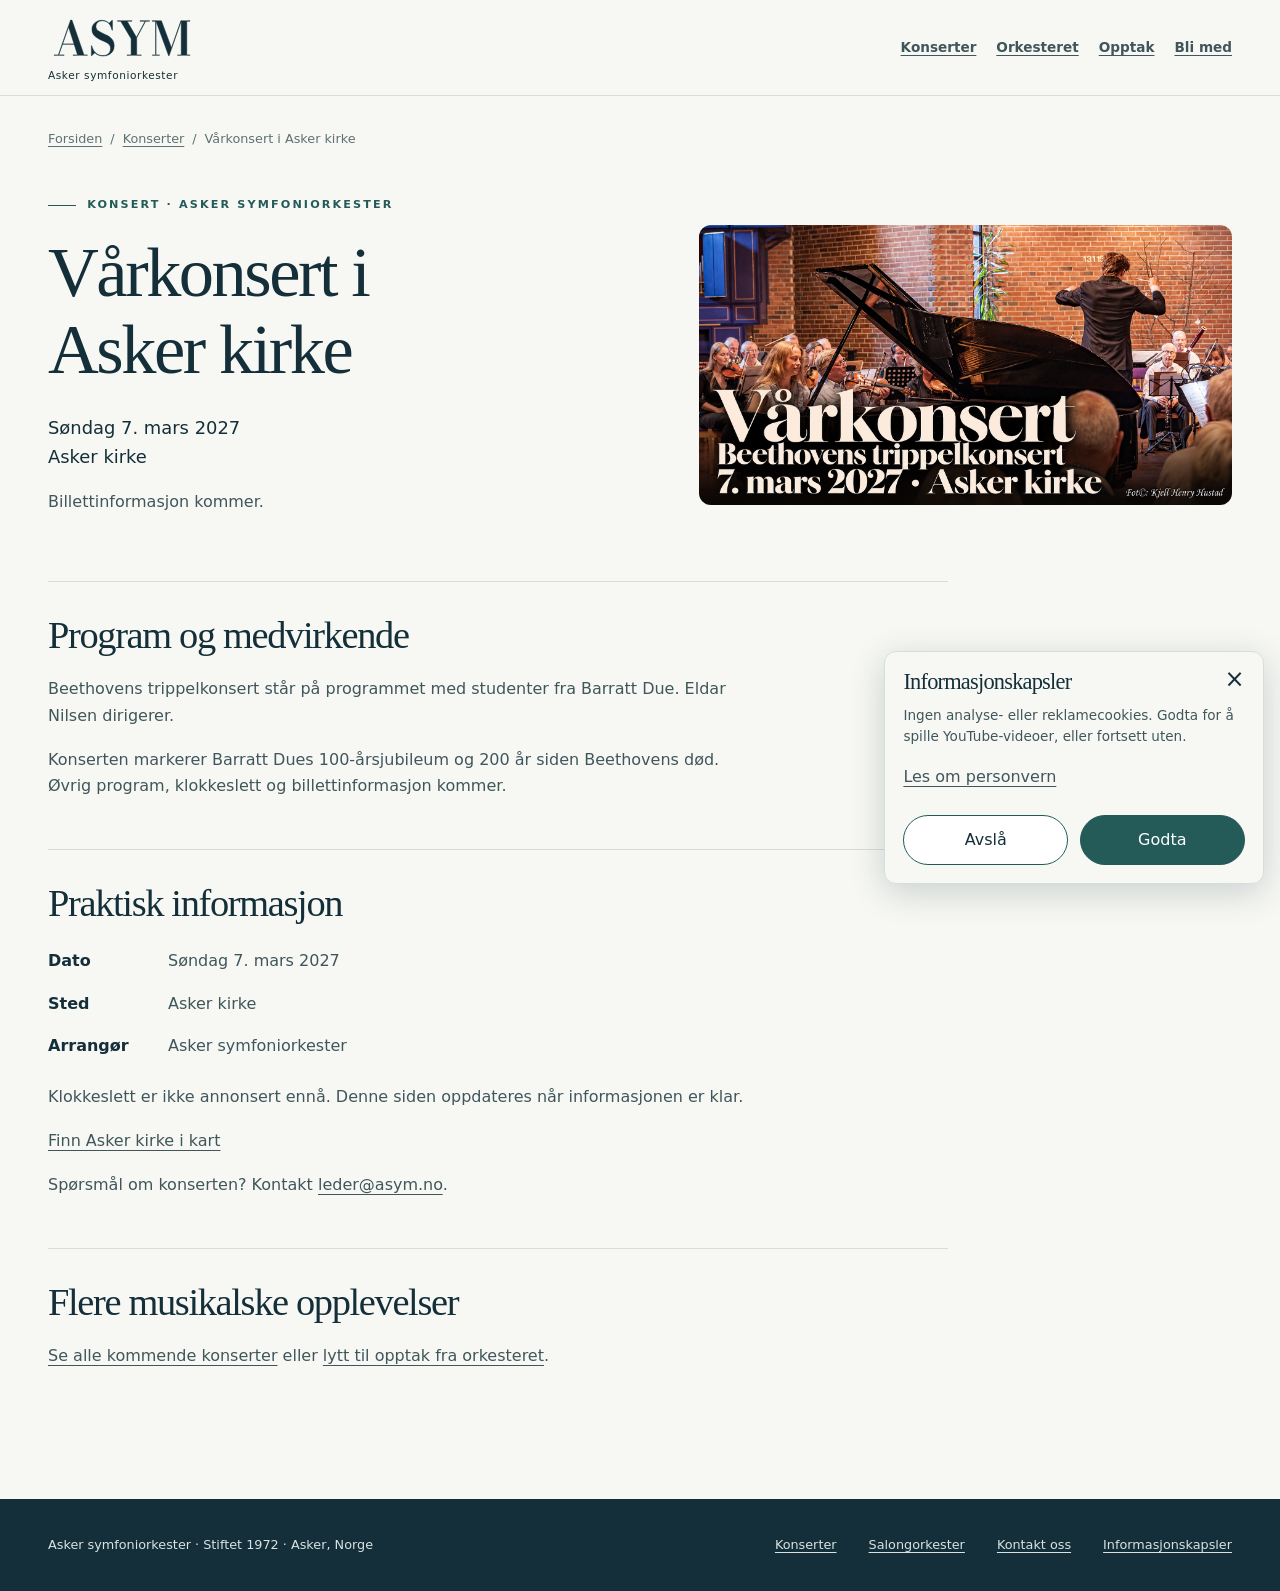
<file: konserter/varkonsert-2027/index.html>
<!DOCTYPE html>
<html lang="nb"><head>
<meta charset="UTF-8"><meta name="viewport" content="width=device-width, initial-scale=1.0">
<meta name="theme-color" content="#142f39"><meta name="robots" content="index, follow, max-image-preview:large">
<title>Vårkonsert i Asker kirke 2027 | Asker symfoniorkester</title><meta name="description" content="Vårkonsert i Asker kirke, søndag 7. mars 2027, Asker kirke. Beethovens trippelkonsert står på programmet med studenter fra Barratt Due. Eldar Nilsen dirigerer. Konserten markerer Barratt Dues 100-årsjubileum og 200 år siden Beethovens død. Øvrig program, klokkeslett og billettinformasjon kommer.">
<link rel="canonical" href="https://asym.no/konserter/varkonsert-2027/"><link rel="icon" href="/favicon.ico">
<link rel="icon" type="image/png" sizes="48x48" href="/favicon-48x48.png">
<link rel="icon" type="image/png" sizes="96x96" href="/favicon-96x96.png">
<link rel="icon" type="image/png" sizes="512x512" href="/favicon.png">
<link rel="apple-touch-icon" sizes="180x180" href="/apple-touch-icon.png"><link rel="manifest" href="/site.webmanifest">
<meta property="og:type" content="website"><meta property="og:locale" content="nb_NO">
<meta property="og:site_name" content="Asker symfoniorkester"><meta property="og:title" content="Vårkonsert i Asker kirke 2027 | Asker symfoniorkester">
<meta property="og:description" content="Vårkonsert i Asker kirke, søndag 7. mars 2027, Asker kirke. Beethovens trippelkonsert står på programmet med studenter fra Barratt Due. Eldar Nilsen dirigerer. Konserten markerer Barratt Dues 100-årsjubileum og 200 år siden Beethovens død. Øvrig program, klokkeslett og billettinformasjon kommer."><meta property="og:url" content="https://asym.no/konserter/varkonsert-2027/">
<meta property="og:image" content="https://asym.no/images/varkonsert-2027.png"><meta name="twitter:card" content="summary_large_image">
<link rel="stylesheet" href="/styles.css?v=93"><link rel="stylesheet" href="/content-pages.css?v=2">
<script type="application/ld+json">{
  "@context": "https://schema.org",
  "@graph": [
    {
      "@type": "MusicGroup",
      "@id": "https://asym.no/#organization",
      "name": "Asker symfoniorkester",
      "alternateName": "ASYM",
      "url": "https://asym.no/",
      "foundingDate": "1972",
      "email": "leder@asym.no",
      "logo": {
        "@type": "ImageObject",
        "url": "https://asym.no/favicon.png",
        "contentUrl": "https://asym.no/favicon.png",
        "width": 512,
        "height": 512
      },
      "image": "https://asym.no/images/orchestra_piano.jpg",
      "sameAs": [
        "https://www.facebook.com/profile.php?id=100062928895060"
      ]
    },
    {
      "@type": "WebPage",
      "@id": "https://asym.no/konserter/varkonsert-2027/#webpage",
      "url": "https://asym.no/konserter/varkonsert-2027/",
      "name": "Vårkonsert i Asker kirke 2027 | Asker symfoniorkester",
      "description": "Vårkonsert i Asker kirke, søndag 7. mars 2027, Asker kirke. Beethovens trippelkonsert står på programmet med studenter fra Barratt Due. Eldar Nilsen dirigerer. Konserten markerer Barratt Dues 100-årsjubileum og 200 år siden Beethovens død. Øvrig program, klokkeslett og billettinformasjon kommer.",
      "inLanguage": "nb-NO",
      "isPartOf": {
        "@id": "https://asym.no/#website"
      },
      "about": {
        "@id": "https://asym.no/#organization"
      },
      "mainEntity": {
        "@id": "https://asym.no/konserter/varkonsert-2027/#event"
      }
    },
    {
      "@type": "BreadcrumbList",
      "itemListElement": [
        {
          "@type": "ListItem",
          "position": 1,
          "name": "Forsiden",
          "item": "https://asym.no/"
        },
        {
          "@type": "ListItem",
          "position": 2,
          "name": "Konserter",
          "item": "https://asym.no/konserter/"
        },
        {
          "@type": "ListItem",
          "position": 3,
          "name": "Vårkonsert i Asker kirke",
          "item": "https://asym.no/konserter/varkonsert-2027/"
        }
      ]
    },
    {
      "@type": "MusicEvent",
      "@id": "https://asym.no/konserter/varkonsert-2027/#event",
      "url": "https://asym.no/konserter/varkonsert-2027/",
      "name": "Vårkonsert i Asker kirke",
      "startDate": "2027-03-07",
      "description": "Beethovens trippelkonsert står på programmet med studenter fra Barratt Due. Eldar Nilsen dirigerer. Konserten markerer Barratt Dues 100-årsjubileum og 200 år siden Beethovens død. Øvrig program, klokkeslett og billettinformasjon kommer.",
      "image": [
        "https://asym.no/images/varkonsert-2027.png"
      ],
      "eventAttendanceMode": "https://schema.org/OfflineEventAttendanceMode",
      "eventStatus": "https://schema.org/EventScheduled",
      "location": {
        "@type": "Place",
        "name": "Asker kirke",
        "address": {
          "@type": "PostalAddress",
          "addressLocality": "Asker",
          "addressCountry": "NO"
        }
      },
      "organizer": {
        "@id": "https://asym.no/#organization"
      },
      "performer": {
        "@id": "https://asym.no/#organization"
      }
    }
  ]
}</script>
</head><body class="content-page"><a class="skip-link" href="#main">Hopp til innhold</a>
<header class="site-header"><nav class="content-nav" aria-label="Hovednavigasjon"><a class="brand brand-signature" href="/" aria-label="Asker symfoniorkester hjem"><svg class="brand-symbol" xmlns="http://www.w3.org/2000/svg" viewBox="0 0 148 56" aria-hidden="true" focusable="false">
<!-- Editorial ASYM lettering, outlined from Bodoni Moda under SIL OFL. -->
<g class="brand-travel">
<g class="brand-face brand-face-serif" fill="currentColor">
<path class="brand-ink brand-ink-a" pathLength="1" d="M14.414429705580062 32.29000867602325V31.87558385617882H28.63135117161596V32.29000867602325ZM23.940393725666247 8.09051338470826 36.00595151237616 42.90386258011985H39.39611545096192V43.31828739996428H24.99065316438635V42.90386258011985H29.540683428230924L20.559461182537916 15.102975503973L10.826872019776117 42.90386258011985H16.131785587689905V43.31828739996428H5.9942229823551285V42.90386258011985H10.350579342175553L22.56322290565326 8.09051338470826Z"/>
<path class="brand-ink brand-ink-s" pathLength="1" d="M55.18246518297292 44.0Q52.33527395937924 44.0 50.2961300895568 43.09976271794082Q48.256986219734344 42.19952543588164 46.86741684296619 40.65396165403628L43.74447954491835 43.77890155216721H43.37002098111209V33.721198718596966H43.79255233441438Q44.2944260497984 35.70951175053066 45.17041514504536 37.48219658886002Q46.04640424029232 39.25488142718938 47.37896325928625 40.620143854729484Q48.71152227828018 41.98540628226959 50.55703259492479 42.76752610454891Q52.402542911569405 43.54964592682822 54.86040887233611 43.54964592682822Q57.19629100321211 43.54964592682822 58.9144004027052 42.6923848624243Q60.63250980219829 41.835123798020376 61.57337504953334 40.23791185264862Q62.514240296868394 38.640699907276876 62.514240296868394 36.410902899270944Q62.514240296868394 34.45005968188213 61.50807216185554 33.10957098893762Q60.50190402684268 31.7690822959931 58.847284578828905 30.786952762918Q57.19266513081513 29.804823229842896 55.211283422287835 28.947796618476392Q53.22990171376053 28.09077000710989 51.24852000523323 27.133196327790557Q49.26713829670594 26.17562264847123 47.61251884869216 24.871671849789625Q45.957899400678386 23.56772105110802 44.95173126566553 21.696393102763075Q43.94556313065267 19.825065154418134 43.94556313065267 17.136938505083602Q43.94556313065267 14.444395239739737 45.31224816842365 12.461596642378398Q46.67893320619463 10.478798045017058 48.92086939518905 9.395204938779052Q51.162805584183474 8.311611832541047 53.791423937875294 8.311611832541047Q56.007553333787115 8.311611832541047 57.83790070752803 9.013593676252583Q59.66824808126894 9.71557551996412 61.02760375059334 11.149584390755216L64.09314986921657 8.311611832541047H64.45232291944892V18.168697056687567H64.03697456598023Q63.37371717591848 15.085206528386983 62.006754049742824 12.999163377440684Q60.639790923567176 10.913120226494385 58.65342427658611 9.861124821119162Q56.66705762960504 8.80912941574394 54.163789755666 8.80912941574394Q51.090627015969936 8.80912941574394 49.49923627194171 10.378471898516823Q47.90784552791348 11.947814381289707 47.90784552791348 14.47091964609394Q47.90784552791348 16.226512123426506 48.89964053617946 17.454517353137085Q49.89143554444545 18.682522582847664 51.513717239048674 19.623748170766483Q53.13599893365189 20.564973758685298 55.08863438868544 21.428216299559374Q57.04126984371899 22.291458840433446 58.992892484535005 23.304492369891012Q60.94451512535101 24.317525899348578 62.566796819954234 25.700200599129595Q64.18907851455745 27.08287529891061 65.18087352282343 29.045000577979636Q66.17266853108941 31.007125857048663 66.17266853108941 33.80203949911731Q66.17266853108941 36.89735310736581 64.78162728599179 39.18719567030479Q63.39058604089416 41.477038233243775 60.9101904984489 42.73851911662189Q58.429794956003626 44.0 55.18246518297292 44.0Z"/>
<path class="brand-ink brand-ink-y" pathLength="1" d="M78.9811529382188 43.31828739996428V42.90386258011985H83.12465467961015V26.7349047831594L72.67360969418995 9.18665080458841H69.39785252087246V8.772225984743983H83.9715223619105V9.18665080458841H79.15684240499887L88.47154369793125 25.284080170587366L97.13187189589694 9.18665080458841H91.97115046209164V8.772225984743983H101.5578516603501V9.18665080458841H97.64042690074014L88.71634855269093 25.70917542555304V42.90386258011985H93.34045470138398V43.31828739996428Z"/>
<path class="brand-ink brand-ink-m" pathLength="1" d="M120.6154121137877 43.77890155216721 107.81033868254603 8.772225984743983H113.43492777155049L123.44506115032651 35.73475738016464L132.90683185227107 8.772225984743983H133.35090818535662L121.11317525735903 43.77890155216721ZM108.02418103503767 8.772225984743983V42.90386258011985H111.53049514080598V43.31828739996428H104.28052706406694V42.90386258011985H107.5893133302208V9.18665080458841H104.05897598636047V8.772225984743983ZM142.03796205421952 8.772225984743983V9.18665080458841H138.81163736036387V42.90386258011985H142.03796205421952V43.31828739996428H129.51909127143102V42.90386258011985H133.2219691157182V8.772225984743983Z"/>
</g>
<g class="brand-face brand-face-italic" fill="currentColor">
<path class="brand-ink brand-ink-a" pathLength="1" d="M6.811930997739581 43.313359909326934 27.271840226181336 7.830955824705306H28.702745307772314L33.10816847711456 43.313359909326934H27.014154000409732L24.041856450216486 14.246324286218005L7.285002459165609 43.313359909326934ZM2.8612271692196165 43.313359909326934V42.89593958313635H13.06798460744453V43.313359909326934ZM21.67880352133762 43.313359909326934V42.89593958313635H36.365048305755664V43.313359909326934ZM13.630510700482404 32.16009142900198V31.742671102811393H28.834829365386547V32.16009142900198Z"/>
<path class="brand-ink brand-ink-s" pathLength="1" d="M51.693254950142126 44.0Q48.97918535861414 44.0 47.12110416234231 43.17744037206883Q45.26302296607049 42.35488074413767 44.109911367334746 40.91119706856892Q42.95679976859901 39.46751339300017 42.37146182756531 37.60108084525055Q41.78612388653161 35.734648297500925 41.61447837625678 33.64690245786401H42.03189870244737Q42.18304146595574 35.61145601382895 42.72413365677397 37.39528476584757Q43.26522584759221 39.17911351786619 44.345519919468785 40.5613891997469Q45.425813991345365 41.943664881627605 47.18222993380844 42.744196720718136Q48.93864587627152 43.54472855980866 51.50957658550262 43.54472855980866Q53.91745024993152 43.54472855980866 55.83716086035598 42.61640823218056Q57.75687147078043 41.68808790455247 58.876371559031796 40.0359184969211Q59.99587164728316 38.38374908928972 59.99587164728316 36.19948399743225Q59.99587164728316 34.150229272701736 59.22526214030195 32.763022149114136Q58.454652633320734 31.375815025526528 57.180201143311905 30.414557228185163Q55.905749653303076 29.4532994308438 54.38772781533662 28.683976905511532Q52.86970597737015 27.914654380179265 51.35168413940369 27.11123622534585Q49.83366230143722 26.307818070512432 48.5592108114284 25.25642700309983Q47.28475932141957 24.205035935687224 46.514149814438355 22.676251545292946Q45.74354030745714 21.147467154898667 45.74354030745714 18.90059752279138Q45.74354030745714 16.202776148532053 46.8611333939654 14.180224227712902Q47.978726480473675 12.157672306893751 49.74319214017267 10.790902172863873Q51.50765779987166 9.424132038833996 53.50134773592996 8.738892217146525Q55.495037671988264 8.053652395459054 57.24723137108834 8.053652395459054Q60.21646989857195 8.053652395459054 62.23298466372418 9.269170825552347Q64.24949942887642 10.484689255645641 65.32522034689416 12.713922436166396Q66.4009412649119 14.94315561668715 66.55402223834233 17.981985672158658H66.13660191215173Q65.97841823960698 15.074136732400692 64.9781561239284 12.95357374985201Q63.97789400824982 10.833010767303328 62.09982737704203 9.678202220791526Q60.22176074583424 8.523393674279724 57.42367481641318 8.523393674279724Q55.69724659323392 8.523393674279724 54.06954803186659 9.288861486829713Q52.44184947049925 10.054329299379702 51.38962459066001 11.444414752814962Q50.337399710820776 12.834500206250222 50.337399710820776 14.739759384007748Q50.337399710820776 16.550277489426755 51.11417802701649 17.752927339992254Q51.89095634321222 18.95557719055775 53.16795918277822 19.818153524385274Q54.444962022344214 20.680729858212796 55.97787282829687 21.426574202413153Q57.51078363424952 22.17241854661351 59.04007698054484 23.02849191234109Q60.56937032684016 23.88456527806867 61.84637316640615 25.099036711945836Q63.12337600597215 26.313508145822997 63.90015432216787 28.094222022790646Q64.6769326383636 29.8749358997583 64.6769326383636 32.499473226803815Q64.6769326383636 34.93517670638021 63.64818371651273 37.02996355443216Q62.61943479466186 39.1247504024841 60.81776004625401 40.685440092978304Q59.01608529784616 42.246129783472504 56.67049318252191 43.12306489173625Q54.32490106719766 44.0 51.693254950142126 44.0ZM39.285495498357136 43.777303429246246 41.61447837625678 33.64690245786401H42.03189870244737L42.19166065792333 35.850669564229335Q42.51788927182608 37.20105370692815 42.93357843149358 38.30293434598322Q43.34926759116108 39.40481498503829 43.92734730348886 40.30903702433279L39.65653987851819 43.777303429246246ZM66.13660191215173 17.981985672158658 66.16350901954955 16.417008872562384Q65.89240209500537 15.104688657619587 65.51323524068627 13.86165642368631Q65.13406838636716 12.618624189753032 64.2557971394549 11.263047633045439L68.3931884765625 8.053652395459054H68.76423285672357L66.55402223834233 17.981985672158658Z"/>
<path class="brand-ink brand-ink-y" pathLength="1" d="M79.37018022330435 43.313359909326934 83.3137001426185 25.82268920836879 76.55865530840268 8.517595915378372H82.9274872127832L88.85487498581199 25.416219769240143L102.35629052264909 8.610384619362229H102.87258759934494L88.83653096275323 26.115806767962162L85.00433171987234 43.313359909326934ZM75.19264827413927 43.313359909326934V42.89593958313635H89.64172664917423V43.313359909326934ZM73.31105066896747 8.93501624156896V8.517595915378372H87.92881194960873V8.93501624156896ZM96.88857879869516 8.93501624156896V8.517595915378372H106.63139271700075V8.93501624156896Z"/>
<path class="brand-ink brand-ink-m" pathLength="1" d="M117.79853221375836 43.777303429246246 112.32399867871045 8.517595915378372H118.00250425737913L122.41167799552102 35.58893230220794L137.55328778504003 8.517595915378372H138.01708405726015L118.28682387099084 43.777303429246246ZM101.58636793815843 43.313359909326934V42.89593958313635H108.93774651460616V43.313359909326934ZM104.7859304225541 43.313359909326934 112.04980513635334 8.93501624156896H108.54756100683939V8.517595915378372H112.56630047085727L105.2219011271565 43.313359909326934ZM127.18868647665312 43.313359909326934V42.89593958313635H139.7799505021196V43.313359909326934ZM130.4362911160883 43.313359909326934 137.85938743479736 8.517595915378372H146.27515978098998V8.93501624156896H143.33858176685618L136.06840234276507 43.313359909326934Z"/>
</g>
<g class="brand-face brand-face-display" fill="currentColor">
<path class="brand-ink brand-ink-a" pathLength="1" d="M13.640376365788708 32.79029554449364V32.66114868768511H25.015134705752228V32.79029554449364ZM25.286119991387114 10.132058414293574 36.756980782207116 43.220708656191H39.836075511404076V43.349855512999525H23.464857620927358V43.220708656191H26.719508353646557L18.73949751704275 18.551476766246903L10.02700555253284 43.220708656191H15.229987064197125V43.349855512999525H5.674715662505208V43.220708656191H9.859579821303308L21.55903394095473 10.132058414293574Z"/>
<path class="brand-ink brand-ink-s" pathLength="1" d="M55.19038323365045 44.0Q53.08550449281162 44.0 51.418123825540555 43.27750616344811Q49.750743158269486 42.555012326896225 48.468054514661986 41.350392399624205L43.17086850017628 43.7840908811556H43.04462451614848V32.625744432998644H43.210330713275404Q44.02844745721586 34.56738820925233 45.06726433395815 36.54662647091269Q46.10608121070043 38.525864732573055 47.51438426209967 40.18695283461247Q48.92268731349891 41.848040936651884 50.79360810050693 42.85653826723765Q52.664528887514955 43.865035597823415 55.133052531205465 43.865035597823415Q57.05634676569885 43.865035597823415 58.38183417496178 43.00167794625965Q59.70732158422471 42.13832029469587 60.386680767634076 40.74689601836263Q61.066039951043436 39.35547174202938 61.066039951043436 37.74576790896206Q61.066039951043436 36.07957123348441 60.11088405520456 34.980870266345924Q59.15572815936568 33.88216929920744 57.592561791056056 33.09325063514626Q56.02939542274644 32.30433197108509 54.151570326628146 31.57063384868012Q52.27374523050985 30.83693572627515 50.39592013439156 29.934604865113766Q48.518095038273266 29.03227400395238 46.95492866996365 27.705213299219224Q45.391762301654026 26.378152594486068 44.43660640581514 24.393269182011117Q43.48145050997626 22.408385769536164 43.48145050997626 19.509501587451812Q43.48145050997626 16.556955276775685 44.927065777367886 14.509066125229138Q46.37268104475951 12.46117697368259 48.68631167014003 11.404572253410283Q50.99994229552055 10.347967533137975 53.59846428833795 10.347967533137975Q55.398913017697424 10.347967533137975 56.927169475664584 10.929321865228225Q58.45542593363174 11.510676197318475 59.71624089472695 12.609322227026542L64.82474339565367 10.347967533137975H64.94663886106038V20.755240803473093H64.78109457803794Q63.594739380930875 17.732281958948068 62.04549481865556 15.414659225271132Q60.49625025638025 13.097036491594196 58.43384271362167 11.794020594319804Q56.3714351708631 10.491004697045412 53.6669443392056 10.491004697045412Q51.39093301467284 10.491004697045412 50.27254907974401 11.969069750983055Q49.154165144815174 13.447134804920697 49.154165144815174 15.461263456383612Q49.154165144815174 16.93310086732018 50.10649322502226 17.96827276982249Q51.05882130522936 19.003444672324804 52.61625108522316 19.81321494120933Q54.173680865216966 20.622985210093855 56.04585033007169 21.411637933328137Q57.9180197949264 22.200290656562416 59.78966593421654 23.1755420203626Q61.66131207350668 24.150793384162785 63.21874185350048 25.509584647593364Q64.77617163349429 26.868375911023946 65.72849971370138 28.815514487617037Q66.68082779390846 30.76265306421013 66.68082779390846 33.53696840645158Q66.68082779390846 36.735558213941545 65.08890884859596 39.08406098200098Q63.49698990328347 41.43256375006042 60.87436624121712 42.716281875030205Q58.25174257915076 44.0 55.19038323365045 44.0Z"/>
<path class="brand-ink brand-ink-y" pathLength="1" d="M77.82396535640098 43.349855512999525V43.220708656191H81.73103701867647V27.725986834397297L72.3438785734831 10.911349758102574H69.61794680602677V10.782202901294049H86.72349145625883V10.911349758102574H82.38425977472768L90.2706953392155 26.615349804233496L97.48255901817934 10.911349758102574H92.50242924954699V10.782202901294049H101.61942901157073V10.911349758102574H97.66221888910083L90.36899198986512 26.735387330688415V43.220708656191H94.71425444410987V43.349855512999525Z"/>
<path class="brand-ink brand-ink-m" pathLength="1" d="M118.96660370611785 43.7840908811556 106.89486047137902 10.782202901294049H115.56995492697368L123.33740457965565 31.429776625279885L130.59090410273282 10.782202901294049H130.7247233063714L119.17088147941591 43.7840908811556ZM106.96108483352926 10.782202901294049V43.220708656191H110.33465867356882V43.349855512999525H103.70164981628831V43.220708656191H106.8284741951243V10.911349758102574H103.48623233966066V10.782202901294049ZM142.3480252307342 10.782202901294049V10.911349758102574H139.30733100251257V43.220708656191H142.3480252307342V43.349855512999525H127.19363096452045V43.220708656191H130.67042268245308V10.782202901294049Z"/>
</g>
</g>
</svg><span class="brand-name">Asker symfoniorkester</span></a><div><a href="/konserter/">Konserter</a><a href="/om/">Orkesteret</a><a href="/repertoar/">Opptak</a><a href="/bli-med/">Bli med</a></div></nav></header>
<main id="main" class="container content-main">
<nav class="breadcrumbs" aria-label="Brødsmuler"><a href="/">Forsiden</a> <span>/</span> <a href="/konserter/">Konserter</a> <span>/</span> <span aria-current="page">Vårkonsert i Asker kirke</span></nav>
<article><div class="content-hero"><div><p class="eyebrow">Konsert · Asker symfoniorkester</p><h1>Vårkonsert i Asker kirke</h1><p class="lead"><time datetime="2027-03-07">Søndag 7. mars 2027</time><br>Asker kirke</p><p>Billettinformasjon kommer.</p></div><img class="content-poster" src="/images/varkonsert-2027.png" alt="Plakat for vårkonserten med arkivfoto av pianist og orkester"></div><section class="content-section"><h2>Program og medvirkende</h2><p>Beethovens trippelkonsert står på programmet med studenter fra Barratt Due. Eldar Nilsen dirigerer.</p><p>Konserten markerer Barratt Dues 100-årsjubileum og 200 år siden Beethovens død. Øvrig program, klokkeslett og billettinformasjon kommer.</p></section><section class="content-section"><h2>Praktisk informasjon</h2><dl class="concert-facts"><div><dt>Dato</dt><dd>Søndag 7. mars 2027</dd></div><div><dt>Sted</dt><dd>Asker kirke</dd></div><div><dt>Arrangør</dt><dd>Asker symfoniorkester</dd></div></dl><p>Klokkeslett er ikke annonsert ennå. Denne siden oppdateres når informasjonen er klar.</p><p><a href="https://www.google.com/maps/search/?api=1&amp;query=Asker%20kirke%2C%20Norge" target="_blank" rel="noopener">Finn Asker kirke i kart</a></p><p>Spørsmål om konserten? Kontakt <a href="mailto:leder@asym.no">leder@asym.no</a>.</p></section><section class="content-section"><h2>Flere musikalske opplevelser</h2><p><a href="/konserter/">Se alle kommende konserter</a> eller <a href="/repertoar/">lytt til opptak fra orkesteret</a>.</p></section></article>
</main><footer class="site-footer"><div class="container footer-inner"><p>Asker symfoniorkester · Stiftet 1972 · Asker, Norge</p><div class="footer-links"><a href="/konserter/">Konserter</a><a href="/salongorkester/">Salongorkester</a><a href="mailto:leder@asym.no">Kontakt oss</a></div></div></footer>
<script src="/cookies.js?v=3" defer></script>
</body></html>
</file>
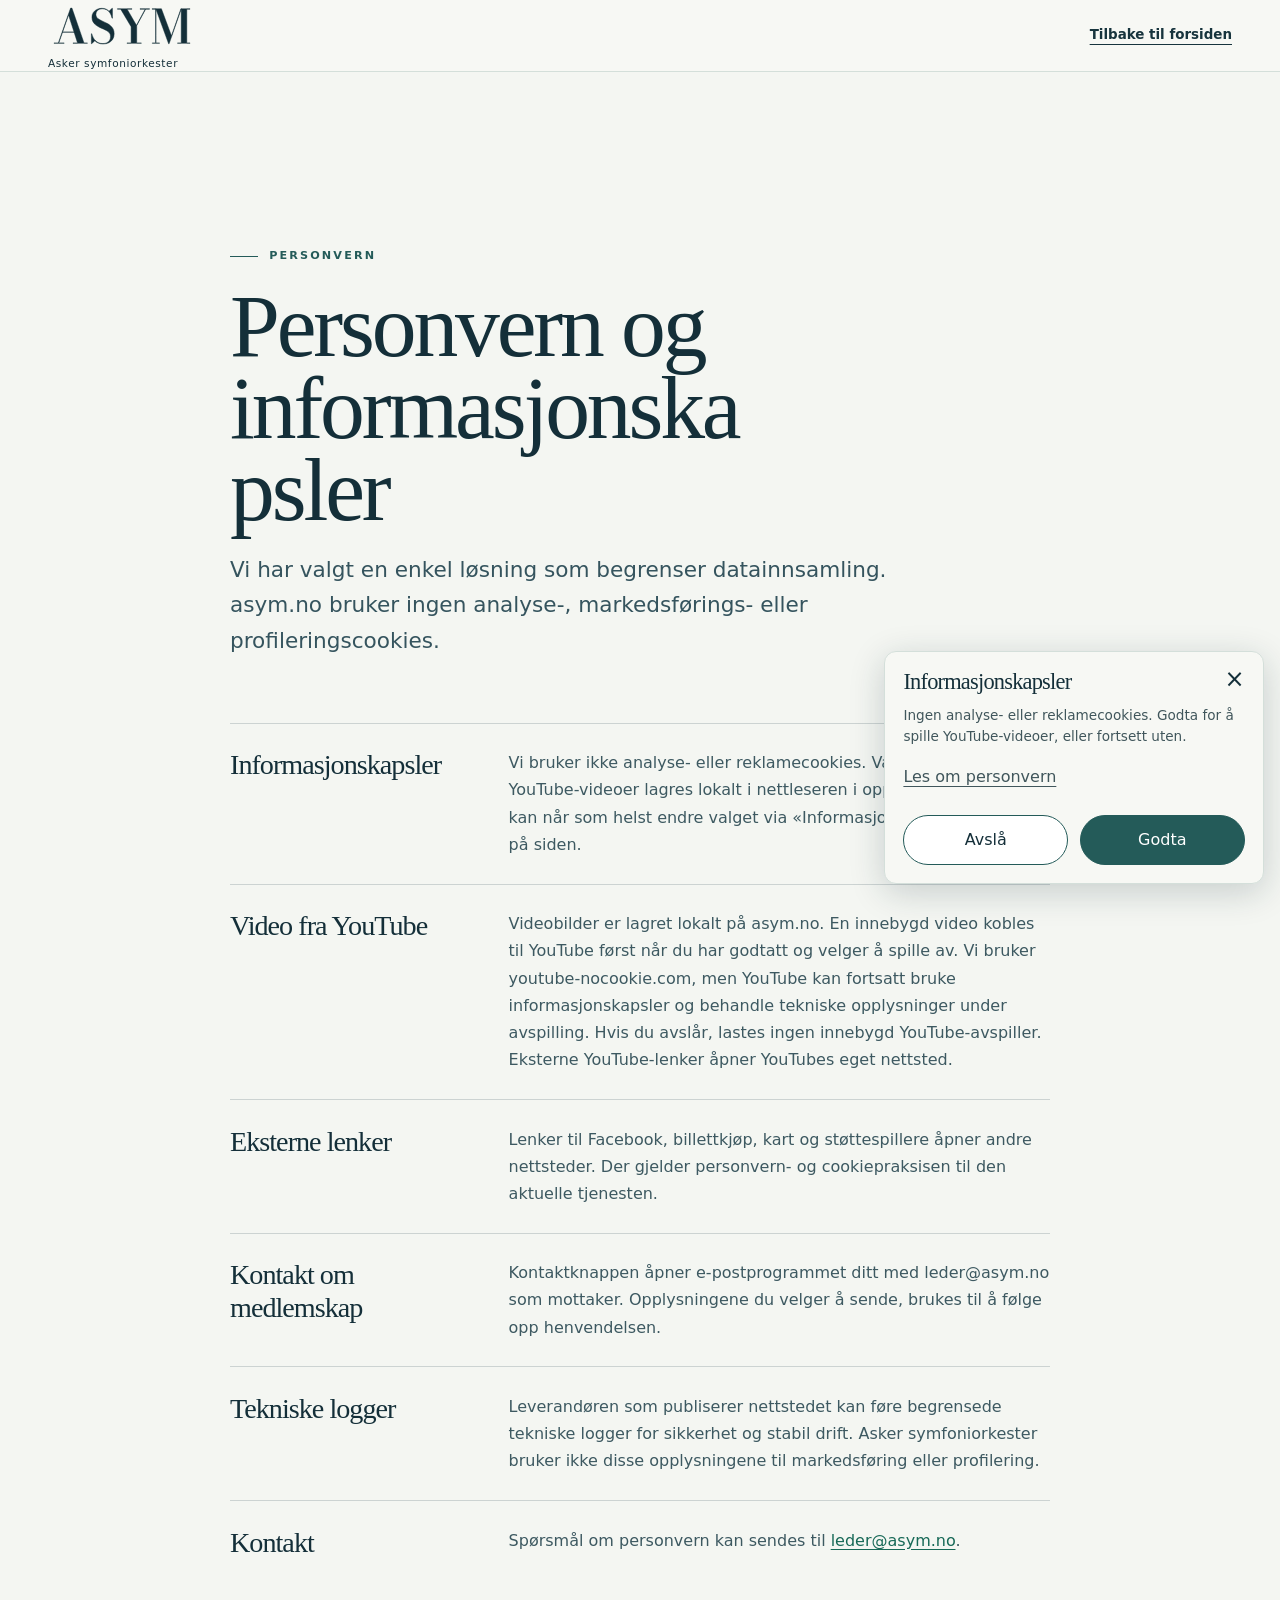
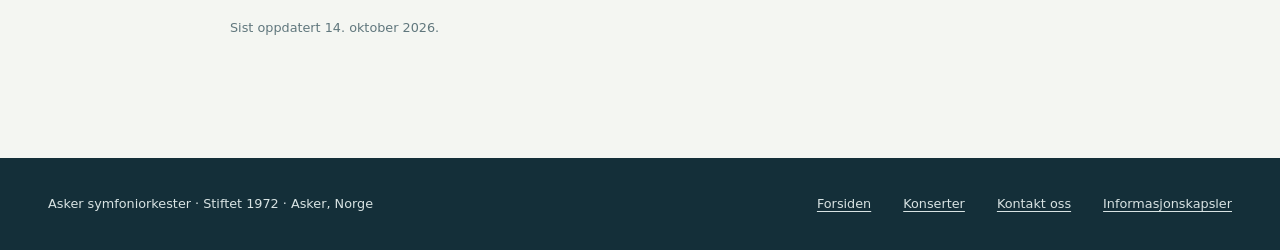
<file: personvern.html>
<!DOCTYPE html>
<html lang="no">
<head>
  <meta charset="UTF-8">
  <meta name="viewport" content="width=device-width, initial-scale=1.0">
  <meta name="color-scheme" content="light">
  <meta name="theme-color" content="#142f39">
  <meta name="description" content="Informasjon om personvern og informasjonskapsler på asym.no.">
  <meta name="robots" content="index, follow">
  <title>Personvern og informasjonskapsler | Asker symfoniorkester</title>
  <link rel="canonical" href="https://asym.no/personvern.html">
  <link rel="icon" type="image/x-icon" href="/favicon.ico">
  <link rel="icon" type="image/png" sizes="48x48" href="/favicon-48x48.png">
  <link rel="icon" type="image/png" sizes="96x96" href="/favicon-96x96.png">
  <link rel="icon" type="image/png" sizes="512x512" href="/favicon.png">
  <link rel="apple-touch-icon" sizes="180x180" href="/apple-touch-icon.png">
  <link rel="manifest" href="/site.webmanifest">
  <link rel="stylesheet" href="styles.css?v=93">
</head>
<body class="privacy-page">
  <a class="skip-link" href="#main">Hopp til innhold</a>
  <header class="site-header">
    <nav class="nav" aria-label="Hovednavigasjon">
      <a class="brand brand-signature" href="/" aria-label="Asker symfoniorkester hjem">
        <svg class="brand-symbol" xmlns="http://www.w3.org/2000/svg" viewBox="0 0 148 56" aria-hidden="true" focusable="false">
<!-- Editorial ASYM lettering, outlined from Bodoni Moda under SIL OFL. -->
<g class="brand-travel">
<g class="brand-face brand-face-serif" fill="currentColor">
<path class="brand-ink brand-ink-a" pathLength="1" d="M14.414429705580062 32.29000867602325V31.87558385617882H28.63135117161596V32.29000867602325ZM23.940393725666247 8.09051338470826 36.00595151237616 42.90386258011985H39.39611545096192V43.31828739996428H24.99065316438635V42.90386258011985H29.540683428230924L20.559461182537916 15.102975503973L10.826872019776117 42.90386258011985H16.131785587689905V43.31828739996428H5.9942229823551285V42.90386258011985H10.350579342175553L22.56322290565326 8.09051338470826Z"/>
<path class="brand-ink brand-ink-s" pathLength="1" d="M55.18246518297292 44.0Q52.33527395937924 44.0 50.2961300895568 43.09976271794082Q48.256986219734344 42.19952543588164 46.86741684296619 40.65396165403628L43.74447954491835 43.77890155216721H43.37002098111209V33.721198718596966H43.79255233441438Q44.2944260497984 35.70951175053066 45.17041514504536 37.48219658886002Q46.04640424029232 39.25488142718938 47.37896325928625 40.620143854729484Q48.71152227828018 41.98540628226959 50.55703259492479 42.76752610454891Q52.402542911569405 43.54964592682822 54.86040887233611 43.54964592682822Q57.19629100321211 43.54964592682822 58.9144004027052 42.6923848624243Q60.63250980219829 41.835123798020376 61.57337504953334 40.23791185264862Q62.514240296868394 38.640699907276876 62.514240296868394 36.410902899270944Q62.514240296868394 34.45005968188213 61.50807216185554 33.10957098893762Q60.50190402684268 31.7690822959931 58.847284578828905 30.786952762918Q57.19266513081513 29.804823229842896 55.211283422287835 28.947796618476392Q53.22990171376053 28.09077000710989 51.24852000523323 27.133196327790557Q49.26713829670594 26.17562264847123 47.61251884869216 24.871671849789625Q45.957899400678386 23.56772105110802 44.95173126566553 21.696393102763075Q43.94556313065267 19.825065154418134 43.94556313065267 17.136938505083602Q43.94556313065267 14.444395239739737 45.31224816842365 12.461596642378398Q46.67893320619463 10.478798045017058 48.92086939518905 9.395204938779052Q51.162805584183474 8.311611832541047 53.791423937875294 8.311611832541047Q56.007553333787115 8.311611832541047 57.83790070752803 9.013593676252583Q59.66824808126894 9.71557551996412 61.02760375059334 11.149584390755216L64.09314986921657 8.311611832541047H64.45232291944892V18.168697056687567H64.03697456598023Q63.37371717591848 15.085206528386983 62.006754049742824 12.999163377440684Q60.639790923567176 10.913120226494385 58.65342427658611 9.861124821119162Q56.66705762960504 8.80912941574394 54.163789755666 8.80912941574394Q51.090627015969936 8.80912941574394 49.49923627194171 10.378471898516823Q47.90784552791348 11.947814381289707 47.90784552791348 14.47091964609394Q47.90784552791348 16.226512123426506 48.89964053617946 17.454517353137085Q49.89143554444545 18.682522582847664 51.513717239048674 19.623748170766483Q53.13599893365189 20.564973758685298 55.08863438868544 21.428216299559374Q57.04126984371899 22.291458840433446 58.992892484535005 23.304492369891012Q60.94451512535101 24.317525899348578 62.566796819954234 25.700200599129595Q64.18907851455745 27.08287529891061 65.18087352282343 29.045000577979636Q66.17266853108941 31.007125857048663 66.17266853108941 33.80203949911731Q66.17266853108941 36.89735310736581 64.78162728599179 39.18719567030479Q63.39058604089416 41.477038233243775 60.9101904984489 42.73851911662189Q58.429794956003626 44.0 55.18246518297292 44.0Z"/>
<path class="brand-ink brand-ink-y" pathLength="1" d="M78.9811529382188 43.31828739996428V42.90386258011985H83.12465467961015V26.7349047831594L72.67360969418995 9.18665080458841H69.39785252087246V8.772225984743983H83.9715223619105V9.18665080458841H79.15684240499887L88.47154369793125 25.284080170587366L97.13187189589694 9.18665080458841H91.97115046209164V8.772225984743983H101.5578516603501V9.18665080458841H97.64042690074014L88.71634855269093 25.70917542555304V42.90386258011985H93.34045470138398V43.31828739996428Z"/>
<path class="brand-ink brand-ink-m" pathLength="1" d="M120.6154121137877 43.77890155216721 107.81033868254603 8.772225984743983H113.43492777155049L123.44506115032651 35.73475738016464L132.90683185227107 8.772225984743983H133.35090818535662L121.11317525735903 43.77890155216721ZM108.02418103503767 8.772225984743983V42.90386258011985H111.53049514080598V43.31828739996428H104.28052706406694V42.90386258011985H107.5893133302208V9.18665080458841H104.05897598636047V8.772225984743983ZM142.03796205421952 8.772225984743983V9.18665080458841H138.81163736036387V42.90386258011985H142.03796205421952V43.31828739996428H129.51909127143102V42.90386258011985H133.2219691157182V8.772225984743983Z"/>
</g>
<g class="brand-face brand-face-italic" fill="currentColor">
<path class="brand-ink brand-ink-a" pathLength="1" d="M6.811930997739581 43.313359909326934 27.271840226181336 7.830955824705306H28.702745307772314L33.10816847711456 43.313359909326934H27.014154000409732L24.041856450216486 14.246324286218005L7.285002459165609 43.313359909326934ZM2.8612271692196165 43.313359909326934V42.89593958313635H13.06798460744453V43.313359909326934ZM21.67880352133762 43.313359909326934V42.89593958313635H36.365048305755664V43.313359909326934ZM13.630510700482404 32.16009142900198V31.742671102811393H28.834829365386547V32.16009142900198Z"/>
<path class="brand-ink brand-ink-s" pathLength="1" d="M51.693254950142126 44.0Q48.97918535861414 44.0 47.12110416234231 43.17744037206883Q45.26302296607049 42.35488074413767 44.109911367334746 40.91119706856892Q42.95679976859901 39.46751339300017 42.37146182756531 37.60108084525055Q41.78612388653161 35.734648297500925 41.61447837625678 33.64690245786401H42.03189870244737Q42.18304146595574 35.61145601382895 42.72413365677397 37.39528476584757Q43.26522584759221 39.17911351786619 44.345519919468785 40.5613891997469Q45.425813991345365 41.943664881627605 47.18222993380844 42.744196720718136Q48.93864587627152 43.54472855980866 51.50957658550262 43.54472855980866Q53.91745024993152 43.54472855980866 55.83716086035598 42.61640823218056Q57.75687147078043 41.68808790455247 58.876371559031796 40.0359184969211Q59.99587164728316 38.38374908928972 59.99587164728316 36.19948399743225Q59.99587164728316 34.150229272701736 59.22526214030195 32.763022149114136Q58.454652633320734 31.375815025526528 57.180201143311905 30.414557228185163Q55.905749653303076 29.4532994308438 54.38772781533662 28.683976905511532Q52.86970597737015 27.914654380179265 51.35168413940369 27.11123622534585Q49.83366230143722 26.307818070512432 48.5592108114284 25.25642700309983Q47.28475932141957 24.205035935687224 46.514149814438355 22.676251545292946Q45.74354030745714 21.147467154898667 45.74354030745714 18.90059752279138Q45.74354030745714 16.202776148532053 46.8611333939654 14.180224227712902Q47.978726480473675 12.157672306893751 49.74319214017267 10.790902172863873Q51.50765779987166 9.424132038833996 53.50134773592996 8.738892217146525Q55.495037671988264 8.053652395459054 57.24723137108834 8.053652395459054Q60.21646989857195 8.053652395459054 62.23298466372418 9.269170825552347Q64.24949942887642 10.484689255645641 65.32522034689416 12.713922436166396Q66.4009412649119 14.94315561668715 66.55402223834233 17.981985672158658H66.13660191215173Q65.97841823960698 15.074136732400692 64.9781561239284 12.95357374985201Q63.97789400824982 10.833010767303328 62.09982737704203 9.678202220791526Q60.22176074583424 8.523393674279724 57.42367481641318 8.523393674279724Q55.69724659323392 8.523393674279724 54.06954803186659 9.288861486829713Q52.44184947049925 10.054329299379702 51.38962459066001 11.444414752814962Q50.337399710820776 12.834500206250222 50.337399710820776 14.739759384007748Q50.337399710820776 16.550277489426755 51.11417802701649 17.752927339992254Q51.89095634321222 18.95557719055775 53.16795918277822 19.818153524385274Q54.444962022344214 20.680729858212796 55.97787282829687 21.426574202413153Q57.51078363424952 22.17241854661351 59.04007698054484 23.02849191234109Q60.56937032684016 23.88456527806867 61.84637316640615 25.099036711945836Q63.12337600597215 26.313508145822997 63.90015432216787 28.094222022790646Q64.6769326383636 29.8749358997583 64.6769326383636 32.499473226803815Q64.6769326383636 34.93517670638021 63.64818371651273 37.02996355443216Q62.61943479466186 39.1247504024841 60.81776004625401 40.685440092978304Q59.01608529784616 42.246129783472504 56.67049318252191 43.12306489173625Q54.32490106719766 44.0 51.693254950142126 44.0ZM39.285495498357136 43.777303429246246 41.61447837625678 33.64690245786401H42.03189870244737L42.19166065792333 35.850669564229335Q42.51788927182608 37.20105370692815 42.93357843149358 38.30293434598322Q43.34926759116108 39.40481498503829 43.92734730348886 40.30903702433279L39.65653987851819 43.777303429246246ZM66.13660191215173 17.981985672158658 66.16350901954955 16.417008872562384Q65.89240209500537 15.104688657619587 65.51323524068627 13.86165642368631Q65.13406838636716 12.618624189753032 64.2557971394549 11.263047633045439L68.3931884765625 8.053652395459054H68.76423285672357L66.55402223834233 17.981985672158658Z"/>
<path class="brand-ink brand-ink-y" pathLength="1" d="M79.37018022330435 43.313359909326934 83.3137001426185 25.82268920836879 76.55865530840268 8.517595915378372H82.9274872127832L88.85487498581199 25.416219769240143L102.35629052264909 8.610384619362229H102.87258759934494L88.83653096275323 26.115806767962162L85.00433171987234 43.313359909326934ZM75.19264827413927 43.313359909326934V42.89593958313635H89.64172664917423V43.313359909326934ZM73.31105066896747 8.93501624156896V8.517595915378372H87.92881194960873V8.93501624156896ZM96.88857879869516 8.93501624156896V8.517595915378372H106.63139271700075V8.93501624156896Z"/>
<path class="brand-ink brand-ink-m" pathLength="1" d="M117.79853221375836 43.777303429246246 112.32399867871045 8.517595915378372H118.00250425737913L122.41167799552102 35.58893230220794L137.55328778504003 8.517595915378372H138.01708405726015L118.28682387099084 43.777303429246246ZM101.58636793815843 43.313359909326934V42.89593958313635H108.93774651460616V43.313359909326934ZM104.7859304225541 43.313359909326934 112.04980513635334 8.93501624156896H108.54756100683939V8.517595915378372H112.56630047085727L105.2219011271565 43.313359909326934ZM127.18868647665312 43.313359909326934V42.89593958313635H139.7799505021196V43.313359909326934ZM130.4362911160883 43.313359909326934 137.85938743479736 8.517595915378372H146.27515978098998V8.93501624156896H143.33858176685618L136.06840234276507 43.313359909326934Z"/>
</g>
<g class="brand-face brand-face-display" fill="currentColor">
<path class="brand-ink brand-ink-a" pathLength="1" d="M13.640376365788708 32.79029554449364V32.66114868768511H25.015134705752228V32.79029554449364ZM25.286119991387114 10.132058414293574 36.756980782207116 43.220708656191H39.836075511404076V43.349855512999525H23.464857620927358V43.220708656191H26.719508353646557L18.73949751704275 18.551476766246903L10.02700555253284 43.220708656191H15.229987064197125V43.349855512999525H5.674715662505208V43.220708656191H9.859579821303308L21.55903394095473 10.132058414293574Z"/>
<path class="brand-ink brand-ink-s" pathLength="1" d="M55.19038323365045 44.0Q53.08550449281162 44.0 51.418123825540555 43.27750616344811Q49.750743158269486 42.555012326896225 48.468054514661986 41.350392399624205L43.17086850017628 43.7840908811556H43.04462451614848V32.625744432998644H43.210330713275404Q44.02844745721586 34.56738820925233 45.06726433395815 36.54662647091269Q46.10608121070043 38.525864732573055 47.51438426209967 40.18695283461247Q48.92268731349891 41.848040936651884 50.79360810050693 42.85653826723765Q52.664528887514955 43.865035597823415 55.133052531205465 43.865035597823415Q57.05634676569885 43.865035597823415 58.38183417496178 43.00167794625965Q59.70732158422471 42.13832029469587 60.386680767634076 40.74689601836263Q61.066039951043436 39.35547174202938 61.066039951043436 37.74576790896206Q61.066039951043436 36.07957123348441 60.11088405520456 34.980870266345924Q59.15572815936568 33.88216929920744 57.592561791056056 33.09325063514626Q56.02939542274644 32.30433197108509 54.151570326628146 31.57063384868012Q52.27374523050985 30.83693572627515 50.39592013439156 29.934604865113766Q48.518095038273266 29.03227400395238 46.95492866996365 27.705213299219224Q45.391762301654026 26.378152594486068 44.43660640581514 24.393269182011117Q43.48145050997626 22.408385769536164 43.48145050997626 19.509501587451812Q43.48145050997626 16.556955276775685 44.927065777367886 14.509066125229138Q46.37268104475951 12.46117697368259 48.68631167014003 11.404572253410283Q50.99994229552055 10.347967533137975 53.59846428833795 10.347967533137975Q55.398913017697424 10.347967533137975 56.927169475664584 10.929321865228225Q58.45542593363174 11.510676197318475 59.71624089472695 12.609322227026542L64.82474339565367 10.347967533137975H64.94663886106038V20.755240803473093H64.78109457803794Q63.594739380930875 17.732281958948068 62.04549481865556 15.414659225271132Q60.49625025638025 13.097036491594196 58.43384271362167 11.794020594319804Q56.3714351708631 10.491004697045412 53.6669443392056 10.491004697045412Q51.39093301467284 10.491004697045412 50.27254907974401 11.969069750983055Q49.154165144815174 13.447134804920697 49.154165144815174 15.461263456383612Q49.154165144815174 16.93310086732018 50.10649322502226 17.96827276982249Q51.05882130522936 19.003444672324804 52.61625108522316 19.81321494120933Q54.173680865216966 20.622985210093855 56.04585033007169 21.411637933328137Q57.9180197949264 22.200290656562416 59.78966593421654 23.1755420203626Q61.66131207350668 24.150793384162785 63.21874185350048 25.509584647593364Q64.77617163349429 26.868375911023946 65.72849971370138 28.815514487617037Q66.68082779390846 30.76265306421013 66.68082779390846 33.53696840645158Q66.68082779390846 36.735558213941545 65.08890884859596 39.08406098200098Q63.49698990328347 41.43256375006042 60.87436624121712 42.716281875030205Q58.25174257915076 44.0 55.19038323365045 44.0Z"/>
<path class="brand-ink brand-ink-y" pathLength="1" d="M77.82396535640098 43.349855512999525V43.220708656191H81.73103701867647V27.725986834397297L72.3438785734831 10.911349758102574H69.61794680602677V10.782202901294049H86.72349145625883V10.911349758102574H82.38425977472768L90.2706953392155 26.615349804233496L97.48255901817934 10.911349758102574H92.50242924954699V10.782202901294049H101.61942901157073V10.911349758102574H97.66221888910083L90.36899198986512 26.735387330688415V43.220708656191H94.71425444410987V43.349855512999525Z"/>
<path class="brand-ink brand-ink-m" pathLength="1" d="M118.96660370611785 43.7840908811556 106.89486047137902 10.782202901294049H115.56995492697368L123.33740457965565 31.429776625279885L130.59090410273282 10.782202901294049H130.7247233063714L119.17088147941591 43.7840908811556ZM106.96108483352926 10.782202901294049V43.220708656191H110.33465867356882V43.349855512999525H103.70164981628831V43.220708656191H106.8284741951243V10.911349758102574H103.48623233966066V10.782202901294049ZM142.3480252307342 10.782202901294049V10.911349758102574H139.30733100251257V43.220708656191H142.3480252307342V43.349855512999525H127.19363096452045V43.220708656191H130.67042268245308V10.782202901294049Z"/>
</g>
</g>
</svg>
        <span class="brand-name">Asker symfoniorkester</span>
      </a>
      <a class="privacy-back" href="/">Tilbake til forsiden</a>
    </nav>
  </header>
  <main id="main" class="privacy-main">
    <article class="privacy-article">
      <p class="eyebrow">Personvern</p>
      <h1>Personvern og informasjonskapsler</h1>
      <p class="privacy-lead">Vi har valgt en enkel løsning som begrenser datainnsamling. asym.no bruker ingen analyse-, markedsførings- eller profileringscookies.</p>
      <section>
        <h2>Informasjonskapsler</h2>
        <p>Vi bruker ikke analyse- eller reklamecookies. Valget ditt om YouTube-videoer lagres lokalt i nettleseren i opptil 180 dager. Du kan når som helst endre valget via «Informasjonskapsler» nederst på siden.</p>
      </section>
      <section>
        <h2>Video fra YouTube</h2>
        <p>Videobilder er lagret lokalt på asym.no. En innebygd video kobles til YouTube først når du har godtatt og velger å spille av. Vi bruker youtube-nocookie.com, men YouTube kan fortsatt bruke informasjonskapsler og behandle tekniske opplysninger under avspilling. Hvis du avslår, lastes ingen innebygd YouTube-avspiller. Eksterne YouTube-lenker åpner YouTubes eget nettsted.</p>
      </section>
      <section>
        <h2>Eksterne lenker</h2>
        <p>Lenker til Facebook, billettkjøp, kart og støttespillere åpner andre nettsteder. Der gjelder personvern- og cookiepraksisen til den aktuelle tjenesten.</p>
      </section>
      <section>
        <h2>Kontakt om medlemskap</h2>
        <p>Kontaktknappen åpner e-postprogrammet ditt med leder@asym.no som mottaker. Opplysningene du velger å sende, brukes til å følge opp henvendelsen.</p>
      </section>
      <section>
        <h2>Tekniske logger</h2>
        <p>Leverandøren som publiserer nettstedet kan føre begrensede tekniske logger for sikkerhet og stabil drift. Asker symfoniorkester bruker ikke disse opplysningene til markedsføring eller profilering.</p>
      </section>
      <section>
        <h2>Kontakt</h2>
        <p>Spørsmål om personvern kan sendes til <a href="mailto:leder@asym.no">leder@asym.no</a>.</p>
      </section>
      <p class="privacy-updated">Sist oppdatert 14. oktober 2026.</p>
    </article>
  </main>
  <footer class="site-footer privacy-footer">
    <div class="container footer-inner">
      <p>Asker symfoniorkester · Stiftet 1972 · Asker, Norge</p>
      <div class="footer-links"><a href="/">Forsiden</a><a href="/konserter/">Konserter</a><a href="mailto:leder@asym.no">Kontakt oss</a></div>
    </div>
  </footer>
  <script src="/cookies.js?v=3" defer></script>
</body>
</html>
</file>
<file: styles.css>
:root {
  color-scheme: light;
  --ink: #142f39;
  --text: #40565b;
  --muted: #5e7174;
  --paper: #f7f8f4;
  --mist: #eaf0ec;
  --line: #d4dfda;
  --fjord: #245b59;
  --ice: #d9e9df;
  --white: #fff;
  --container: 1200px;
  --gutter: clamp(1.25rem, 4vw, 3rem);
  --serif: Georgia, 'Times New Roman', serif;
}
.cookie-dialog { position: fixed; right: max(1rem, env(safe-area-inset-right)); bottom: max(1rem, env(safe-area-inset-bottom)); z-index: 120; width: min(380px, calc(100% - 2rem)); max-height: calc(100dvh - 2rem); overflow-y: auto; margin: 0; padding: 1.15rem; border: 1px solid var(--line); border-radius: 12px; background: var(--paper); color: var(--text); box-shadow: 0 8px 35px #142f3933; }
.cookie-dialog[hidden] { display: none; }
.cookie-dialog h2 { margin-bottom: .65rem; padding-right: 2rem; font-size: 1.4rem; }
.cookie-dialog p { margin-bottom: .5rem; font-size: .85rem; line-height: 1.55; }
.cookie-close { position: absolute; top: .4rem; right: .4rem; width: 44px; height: 44px; padding: 0; border: 0; background: transparent; color: var(--ink); font-size: 1.5rem; cursor: pointer; }
body:has(.cookie-dialog:not([hidden])) .facebook-float { visibility: hidden; }
.cookie-dialog > a { display: inline-flex; align-items: center; min-height: 44px; }
.cookie-actions { display: flex; flex-wrap: wrap; gap: .75rem; margin-top: 1rem; }
.cookie-actions button { flex: 1; min-height: 48px; padding: .65rem 1.25rem; border: 1px solid var(--fjord); border-radius: 999px; background: white; color: var(--ink); cursor: pointer; }
.cookie-actions button[data-cookie-choice="accept"] { background: var(--fjord); color: white; }
.cookie-preferences { min-height: 44px; padding: 0; border: 0; background: transparent; color: inherit; font: inherit; text-decoration: underline; text-underline-offset: .25em; cursor: pointer; }
/* A compact invitation with direct email contact. */
#bli-medlem { background: #112c37; padding-block: clamp(2rem, 4vw, 3rem); }
#bli-medlem .member-panel { display: grid; grid-template-columns: minmax(0, 1fr) auto; align-items: center; gap: 1.5rem 3rem; }
.member-copy h2 { margin-bottom: .65rem; font-size: clamp(2rem, 4vw, 3rem); }
.member-copy p { max-width: 58ch; margin-bottom: .5rem; }
.member-copy .member-rehearsal { margin-bottom: 0; color: #bad8cd; font-size: .9rem; }
.member-contact { justify-self: start; }
@media (max-width: 760px) {
  #bli-medlem .member-panel { grid-template-columns: minmax(0, 1fr); gap: 1.25rem; }
}
.privacy-dialog { width: min(760px, calc(100% - 2rem)); max-height: calc(100dvh - 2rem); padding: clamp(1.25rem, 4vw, 2.5rem); border: 1px solid var(--line); border-radius: 16px; background: var(--paper); color: var(--text); }
.privacy-dialog::backdrop { background: #142f3977; }
.privacy-dialog h1 { margin-bottom: 1.5rem; padding-right: 2.5rem; font-size: clamp(2rem, 5vw, 3rem); }
.privacy-dialog h2 { margin-block: 1.5rem .75rem; font-size: 1.5rem; }
.privacy-dialog-close { position: sticky; top: 0; display: block; margin-left: auto; width: 44px; height: 44px; border: 1px solid var(--line); border-radius: 8px; background: var(--paper); color: var(--ink); font-size: 1.5rem; cursor: pointer; }
* { box-sizing: border-box; }
html { scroll-behavior: smooth; scroll-padding-top: 100px; background: var(--paper); }
body { margin: 0; color: var(--text); background: var(--paper); font-family: 'Segoe UI', system-ui, sans-serif; font-size: 1rem; line-height: 1.65; -webkit-font-smoothing: antialiased; }
img { display: block; max-width: 100%; }
a { color: inherit; text-underline-offset: .25em; }
button { font: inherit; }
button, a { -webkit-tap-highlight-color: transparent; }
a:focus-visible, button:focus-visible { outline: 3px solid #3986a5; outline-offset: 5px; }
::selection { background: var(--ice); color: var(--ink); }
p { margin: 0 0 1.1rem; }
h1, h2, h3 { margin: 0; color: var(--ink); font-family: var(--serif); font-weight: 400; line-height: 1.1; letter-spacing: -.035em; text-wrap: balance; }
h2 { margin-bottom: 1.25rem; font-size: clamp(2.1rem, 4vw, 3.65rem); }
h3 { font-size: clamp(1.5rem, 2.2vw, 1.95rem); }
.container, .nav { width: min(calc(100% - var(--gutter) * 2), var(--container)); margin-inline: auto; }
.section { padding-block: clamp(2.5rem, 4.3vw, 4.5rem); }
.section-muted { background: var(--mist); }
.eyebrow { display: flex; align-items: center; gap: .7rem; margin-bottom: 1.25rem; color: var(--fjord); font-size: .7rem; font-weight: 700; line-height: 1.5; letter-spacing: .19em; text-transform: uppercase; }
.eyebrow::before { content: ''; width: 1.75rem; height: 1px; background: currentColor; }
.lead { color: var(--ink); font-size: clamp(1.05rem, 1.4vw, 1.2rem); line-height: 1.65; }
.skip-link { position: fixed; left: 1rem; top: 1rem; z-index: 200; padding: .8rem 1.2rem; background: var(--ink); color: white; border-radius: 6px; transform: translateY(-200%); }
.skip-link:focus { transform: none; }
.site-header { position: sticky; top: 0; z-index: 100; background: rgba(247,248,244,.95); border-bottom: 1px solid var(--line); backdrop-filter: blur(18px); }
.nav { display: flex; align-items: center; justify-content: space-between; gap: 1rem; min-height: 68px; }
.brand { display: inline-flex; align-items: center; gap: .8rem; color: var(--ink); text-decoration: none; }
.brand-mark { display: grid; place-items: center; flex-shrink: 0; width: 44px; height: 44px; border: 1px solid var(--fjord); border-radius: 50%; font-family: var(--serif); font-size: .72rem; font-weight: 600; letter-spacing: -.08em; }
.brand-text { max-width: 150px; font-weight: 600; font-size: .98rem; line-height: 1.2; letter-spacing: -.02em; }
.nav-menu { display: flex; align-items: center; gap: clamp(.25rem, 1.5vw, 1.5rem); }
.nav-menu a { display: inline-flex; align-items: center; min-height: 44px; padding: .6rem .5rem; color: var(--ink); font-size: .84rem; font-weight: 600; text-decoration: none; transition: color .2s; }
.nav-menu a:hover { color: var(--fjord); }
.nav-menu .nav-cta { padding-inline: 1.4rem; margin-left: .5rem; border-radius: 999px; background: var(--ink); color: white; }
.nav-menu .nav-cta:hover { background: var(--fjord); color: white; }
.nav-cta-short, .nav-toggle { display: none; }
.nav-toggle { width: 46px; height: 46px; padding: 12px; border: 1px solid var(--line); border-radius: 50%; background: transparent; cursor: pointer; }
.nav-toggle span { display: block; height: 1px; margin: 5px 0; background: var(--ink); transition: transform .2s, opacity .2s; }
.nav-toggle[aria-expanded='true'] span:nth-child(1) { transform: translateY(6px) rotate(45deg); }
.nav-toggle[aria-expanded='true'] span:nth-child(2) { opacity: 0; }
.nav-toggle[aria-expanded='true'] span:nth-child(3) { transform: translateY(-6px) rotate(-45deg); }
.hero { position: relative; isolation: isolate; display: grid; align-items: end; min-height: min(calc(100svh - 69px), 720px); padding: clamp(2rem, 4svh, 4rem) var(--gutter); color: white; background: var(--ink); overflow: hidden; }
.hero::before { content: ''; position: absolute; inset: 0; z-index: 1; background: linear-gradient(90deg, rgba(0,0,0,.68), rgba(0,0,0,.28) 48%, rgba(0,0,0,.06)), linear-gradient(0deg, rgba(0,0,0,.22), transparent 52%); }
.hero-copy { position: relative; z-index: 2; width: min(100%, var(--container)); margin-inline: auto; }
.hero .eyebrow { color: #f3f2eb; margin-bottom: 1.5rem; }
.hero h1 { color: #f8f9f3; font-size: clamp(3.4rem, 7.3vw, 7rem); line-height: .99; letter-spacing: -.045em; margin-bottom: 1.65rem; }
.hero h1 span { display: block; }
.hero h1 span:last-child { color: #f3f2eb; font-style: italic; }
.hero-subtitle { margin-bottom: .7rem; color: white; font-size: clamp(1rem, 1.5vw, 1.2rem); }
.hero-intro { max-width: 410px; color: #d4dfdf; font-size: .96rem; }
.hero-gallery { position: absolute; inset: 0; z-index: 0; overflow: hidden; }
.hero-gallery-track, .hero-gallery-slide, .hero-gallery-slide img { width: 100%; height: 100%; }
.hero-gallery-slide { position: absolute; inset: 0; margin: 0; opacity: 0; transform: scale(1.04); transition: opacity 1.3s ease, transform 7.5s cubic-bezier(.2,.7,.2,1); }
.hero-gallery-slide.is-active { opacity: 1; transform: scale(1); }
.hero-gallery-slide img { object-fit: cover; object-position: center 48%; filter: saturate(.96) contrast(1.04); }
.hero-gallery-slide:nth-child(2) img { object-position: center 48%; }
.hero-gallery-slide:nth-child(3) img { object-position: center 45%; }
.carousel-track, .carousel-slide, .carousel-slide img { width: 100%; height: 100%; }
.carousel-slide { margin: 0; }
.carousel-slide img { object-fit: cover; object-position: 60% 45%; }
.button-row, .concert-actions { display: flex; flex-wrap: wrap; gap: .75rem; margin-top: 1.75rem; }
.button { display: inline-flex; align-items: center; justify-content: center; gap: 1rem; min-height: 48px; border: 1px solid transparent; border-radius: 999px; padding: .8rem 1.4rem; font-size: .88rem; font-weight: 600; line-height: 1.3; text-decoration: none; transition: background .2s, transform .2s, border-color .2s; }
.button-primary { background: linear-gradient(135deg, #2f7469, #1d4f4c); color: white; }
.button-primary::after, .button-light::after { content: none; }
.button-primary:hover { background: linear-gradient(135deg, #398577, #245b59); transform: translateY(-2px); }
.hero .button-primary { background: linear-gradient(135deg, #2f7469, #1d4f4c); color: white; }
.button-light { background: var(--ice); color: var(--ink); }
.hero .button-primary:hover { background: linear-gradient(135deg, #398577, #245b59); }
.button-light:hover { background: #f0f5e9; }
.button-secondary { background: rgba(255,255,255,.04); border-color: #91a4a6; color: white; }
.button-secondary:hover { background: rgba(255,255,255,.15); border-color: white; }
.button-ghost { border-color: var(--line); color: var(--fjord); }
.button-ghost:hover { background: var(--mist); border-color: var(--fjord); }
.concert-feature { border-bottom: 1px solid var(--line); }
.concert-shell { display: grid; grid-template-columns: 90px minmax(0, 1fr) minmax(0, .95fr); gap: clamp(1.5rem, 3vw, 3rem); align-items: center; }
.concert-date { display: grid; justify-items: center; align-self: start; margin-top: .3rem; border-top: 2px solid var(--fjord); padding-top: 1.1rem; color: var(--fjord); }
.concert-day { font-family: var(--serif); font-size: 4.5rem; line-height: 1; letter-spacing: -.06em; }
.concert-month, .concert-year { font-size: .72rem; letter-spacing: .12em; text-transform: uppercase; }
.concert-year { color: var(--muted); }
.concert-copy .lead { font-size: 1rem; }
.concert-actions { margin-top: 1.25rem; }
.concert-highlights { list-style: none; padding: 0; margin: 1.5rem 0 0; font-size: .9rem; }
.concert-highlights li { padding-block: .55rem; border-top: 1px solid var(--line); }
.concert-visual { margin: 0; height: 100%; min-height: 350px; border-radius: 12px; overflow: hidden; }
.concert-visual img { width: 100%; height: 100%; object-fit: cover; }
.about-shell, .two-column { display: grid; grid-template-columns: minmax(0,1fr) minmax(0,1fr); align-items: center; gap: clamp(2rem, 6vw, 6rem); }
.about-copy h2 { max-width: 13ch; }
.about-list { list-style: none; padding: 0; margin: 1.5rem 0 0; font-size: .95rem; }
.about-list li { position: relative; padding: .65rem 0 .65rem 1.2rem; border-bottom: 1px solid var(--line); }
.about-list li::before { content: ''; position: absolute; top: 1.25rem; left: 0; width: 5px; height: 5px; border-radius: 50%; background: var(--fjord); }
.about-visual img { width: 100%; aspect-ratio: 3 / 2; object-fit: cover; border-radius: 12px; }
.highlight-grid { display: grid; grid-template-columns: repeat(4, minmax(0,1fr)); gap: .8rem; list-style: none; margin: 1.6rem 0 0; padding: 0; }
.highlight-card { border-top: 1px solid var(--line); padding-top: 1rem; }
.highlight-card strong { display: block; color: var(--fjord); font-family: var(--serif); font-size: clamp(1.2rem, 1.7vw, 1.65rem); font-weight: 400; }
.highlight-card span { display: block; margin-top: .35rem; font-size: .72rem; color: var(--muted); }
.upcoming-section { background: var(--mist); }
.upcoming-header { margin-bottom: 1.75rem; }
.upcoming-header h2 { max-width: 18ch; }
.upcoming-grid { display: grid; grid-template-columns: repeat(3, minmax(0,1fr)); gap: 1.5rem; }
.upcoming-card { display: flex; flex-direction: column; border: 1px solid #d5dfd8; border-radius: 12px; overflow: hidden; background: var(--paper); }
.upcoming-card > img { width: 100%; aspect-ratio: 1.6; object-fit: cover; }
.upcoming-card-body { display: flex; flex-direction: column; align-items: start; flex: 1; padding: clamp(1.2rem, 2vw, 2rem); }
.upcoming-date { margin-bottom: 1.1rem; font-size: .73rem; font-weight: 700; letter-spacing: .06em; text-transform: uppercase; color: var(--fjord); }
.upcoming-card h3 { margin-bottom: 1rem; }
.upcoming-place { font-size: .84rem; font-weight: 600; margin-bottom: .5rem; }
.upcoming-note { font-size: .86rem; margin-bottom: 1.5rem; }
.upcoming-cta { margin-top: auto; }
.upcoming-card-dark { border-color: var(--ink); background: var(--ink); color: #d5e2e2; }
.upcoming-card-dark h3 { color: white; }
.upcoming-card-dark .upcoming-date { color: #bad7c8; }
.upcoming-card-dark .button-primary { background: linear-gradient(135deg, #398577, #245b59); color: white; }
.upcoming-card-warm { background: #f4f3ea; }
.upcoming-card-rose { background: #e0e9ec; }
.ticket-note { margin: 1.5rem 0 0; font-size: .82rem; color: var(--muted); }
.section-dark { background: var(--fjord); color: #e0ebe6; }
.section-dark h2, .section-dark .lead { color: white; }
.section-dark .eyebrow { color: #c2dbce; }
#bli-medlem { padding-block: clamp(2.5rem,4.2vw,4.25rem); }
.member-panel { display: flex; align-items: center; justify-content: space-between; gap: 2rem; }
.member-panel .button { flex-shrink: 0; }
.member-panel p:last-child { margin-bottom: 0; font-size: .9rem; }
#galleri { background: var(--paper); }
.gallery-grid { display: grid; grid-template-columns: repeat(4,minmax(0,1fr)); gap: 1rem; margin-top: 2rem; }
.gallery-item { position: relative; display: block; padding: 0; border: 0; border-radius: 8px; overflow: hidden; background: var(--mist); cursor: zoom-in; }
.gallery-item:first-child { grid-column: span 2; grid-row: span 2; }
.gallery-item img { width: 100%; height: 100%; aspect-ratio: 4/3; object-fit: cover; transition: transform .4s; }
.gallery-item:first-child img { aspect-ratio: auto; }
.gallery-item::after { content: '+'; position: absolute; bottom: .6rem; right: .6rem; display: grid; place-items: center; width: 36px; height: 36px; border-radius: 50%; background: rgba(20,47,57,.86); color: white; font-size: 1.4rem; line-height: 1; box-shadow: 0 5px 14px rgba(0,0,0,.2); }
@media (hover: hover) { .gallery-item:hover img { transform: scale(1.035); } }
.narrow { max-width: 780px; }
#salongorkester { border-top: 1px solid var(--line); }
.rounded-image { width: 100%; height: auto; border-radius: 10px; }
.align-start { align-items: start; }
.contact-section { padding-block: clamp(2rem,3vw,3rem); }
.contact-card { padding: clamp(1.25rem,2vw,1.75rem); background: var(--mist); border-radius: 12px; font-style: normal; }
.contact-email { display: inline-block; margin-bottom: 1rem; color: var(--fjord); font-family: var(--serif); font-size: clamp(1.65rem,3vw,2.4rem); overflow-wrap: anywhere; }
.contact-list { display: grid; gap: .45rem; }
.contact-list > span { display: grid; grid-template-columns: 100px 1fr; gap: 1rem; padding-top: .5rem; border-top: 1px solid var(--line); font-size: .87rem; }
.contact-list strong { font-size: .65rem; text-transform: uppercase; letter-spacing: .1em; padding-top: .2rem; color: var(--muted); }
.site-footer { padding-block: 1.5rem; background: var(--ink); color: #d8e3e3; font-size: .8rem; }
.footer-inner, .footer-links, .footer-support-row { display: flex; align-items: center; flex-wrap: wrap; gap: 1rem 2rem; }
.footer-inner { justify-content: space-between; }
.footer-inner p { margin: 0; }
.footer-links a { display: inline-flex; align-items: center; min-height: 44px; }
.footer-support-row { margin-top: 1rem; padding-top: 1rem; border-top: 1px solid #40565d; }
.footer-support-row > span { font-size: .65rem; letter-spacing: .12em; text-transform: uppercase; }
.footer-support-logos { display: flex; align-items: stretch; flex-wrap: wrap; gap: .65rem; }
.support-logo { display: grid; place-items: center; min-width: 112px; height: 78px; padding: 7px 12px; border: 1px solid rgba(255,255,255,.18); border-radius: 10px; background: #f2e7e2; transition: border-color .2s ease, transform .2s ease; }
.support-logo:hover { border-color: rgba(255,255,255,.48); transform: translateY(-2px); }
.support-logo:focus-visible { outline: 2px solid #9fc6bc; outline-offset: 3px; }
.support-logo img { display: block; width: auto; max-width: 150px; height: auto; max-height: 52px; padding: 0; border-radius: 0; background: transparent; }
.support-logo-sparebank { min-width: 82px; }
.support-logo-sparebank img { max-width: 54px; max-height: 52px; }
.support-logo-asker { min-width: 154px; }
.support-logo-asker img { max-width: 138px; max-height: 48px; }
.support-logo-orchestra { min-width: 154px; overflow: hidden; }
.support-logo-orchestra span { position: relative; display: block; width: 132px; height: 65px; background: url('images/hostkonsert-2026.png') -842px -638px / 1440px 754px no-repeat; }
.support-logo-orchestra span::before { content: ''; position: absolute; inset: 0 0 auto; height: 8px; background: #f2e7e2; }
.image-viewer { width: min(1200px,calc(100% - 1.5rem)); max-width: none; max-height: calc(100dvh - 1.5rem); padding: 3.6rem clamp(.75rem, 2vw, 1.5rem) 1rem; border: 1px solid #52666c; border-radius: 20px; background: #102832; color: white; box-shadow: 0 35px 100px rgba(0,0,0,.45); overflow-x: hidden; overflow-y: auto; }
.image-viewer::backdrop { background: rgba(6,20,25,.85); backdrop-filter: blur(8px); }
.viewer-stage { position: relative; display: grid; place-items: center; min-height: 0; background: #0b1e25; border-radius: 12px; overflow: hidden; touch-action: pan-y; }
.image-viewer img { width: 100%; height: min(72dvh, 720px); max-height: calc(100dvh - 150px); object-fit: contain; }
.viewer-footer { display: flex; align-items: center; justify-content: space-between; gap: 1rem; padding: .85rem .3rem 0; }
.image-viewer p { margin: 0; font-size: .88rem; }
.viewer-count { flex-shrink: 0; color: #b5cdca; font-size: .78rem; font-variant-numeric: tabular-nums; }
.viewer-close, .viewer-arrow { display: grid; place-items: center; width: 44px; height: 44px; padding: 0; border: 1px solid rgba(255,255,255,.22); border-radius: 13px; background: rgba(15,31,39,.48); color: white; cursor: pointer; backdrop-filter: blur(14px); transition: background .2s ease, border-color .2s ease, transform .2s ease; }
.viewer-close { position: absolute; top: .65rem; right: .75rem; }
.viewer-arrow { position: absolute; top: 50%; z-index: 1; transform: translateY(-50%); }
.viewer-prev { left: .75rem; }
.viewer-next { right: .75rem; }
.viewer-close:hover, .viewer-arrow:hover { background: rgba(255,255,255,.18); border-color: rgba(255,255,255,.45); }
.viewer-arrow:active { transform: translateY(-50%) scale(.94); }
body:has(.image-viewer[open]) { overflow: hidden; }
@media (max-width: 600px) {
  .image-viewer { padding-top: 3.25rem; }
  .image-viewer img { height: min(68dvh, 560px); max-height: calc(100dvh - 165px); }
  .viewer-arrow { width: 40px; height: 40px; }
  .viewer-prev { left: .35rem; }
  .viewer-next { right: .35rem; }
}
@media (prefers-reduced-motion: no-preference) {
  .hero-copy { animation: arrive .7s ease-out both; }
  @keyframes arrive { from { opacity: 0; transform: translateY(12px); } to { opacity: 1; transform: none; } }
}
@media (max-width: 1000px) {
  .concert-shell { grid-template-columns: 72px minmax(0,1fr) minmax(0,.8fr); gap: 1.5rem; }
  .concert-visual { min-height: 320px; }
  .highlight-grid { grid-template-columns: repeat(2,minmax(0,1fr)); }
  .upcoming-grid { gap: 1rem; }
}
@media (min-width: 761px) and (max-width: 1000px) {
  .upcoming-grid { grid-template-columns: repeat(2,minmax(0,1fr)); }
}
@media (max-width: 760px) {
  html { scroll-padding-top: 64px; }
  .nav { min-height: 64px; }
  .nav-toggle { display: block; }
  .nav-menu { display: none; position: absolute; top: calc(100% + 1px); left: 0; right: 0; padding: 1rem var(--gutter) 1.5rem; background: var(--paper); border-bottom: 1px solid var(--line); box-shadow: 0 20px 30px rgba(20,47,57,.1); }
  .nav-menu.is-open { display: grid; gap: .4rem; max-height: calc(100dvh - 65px); overflow-y: auto; overscroll-behavior: contain; }
  .nav-menu a { min-height: 48px; padding-inline: .7rem; }
  .nav-menu .nav-cta { margin: .5rem 0 0; justify-content: center; }
  .hero { min-height: min(calc(100svh - 65px), 700px); padding-block: clamp(1.5rem, 4svh, 3rem); }
  .hero::before { background: linear-gradient(90deg,rgba(0,0,0,.56),rgba(0,0,0,.2)),linear-gradient(0deg,rgba(0,0,0,.23),transparent); }
  .hero h1 { font-size: clamp(3.1rem,10.5vw,5.4rem); }
  .hero-intro { max-width: 360px; }
  .concert-shell { grid-template-columns: 64px minmax(0,1fr); gap: 1.5rem; }
  .concert-day { font-size: 3.6rem; }
  .concert-visual { grid-column: 1 / -1; min-height: 0; height: auto; aspect-ratio: 16/9; margin-top: .5rem; }
  .about-shell, .two-column { grid-template-columns: 1fr; gap: 2.5rem; }
  .about-copy h2 { max-width: 18ch; }
  .highlight-grid { grid-template-columns: repeat(4,minmax(0,1fr)); }
  .upcoming-grid { grid-template-columns: 1fr; gap: 1.5rem; }
  .upcoming-card { display: grid; grid-template-columns: minmax(0,.8fr) minmax(0,1fr); }
  .upcoming-card > img { height: 100%; aspect-ratio: auto; }
  .upcoming-card-body { padding: 1.5rem; }
  .member-panel { align-items: start; flex-direction: column; }
  .gallery-grid { grid-template-columns: repeat(2,minmax(0,1fr)); gap: .75rem; }
  .gallery-item:first-child { grid-row: auto; }
  .gallery-item:first-child img { aspect-ratio: 16/9; }
}
@media (max-width: 480px) {
  .hero h1 { font-size: clamp(2.9rem,12vw,4rem); }
  .hero-subtitle { max-width: 24ch; }
  .button-row { gap: .65rem; }
  .button { padding-inline: 1.1rem; font-size: .84rem; }
  .concert-shell { grid-template-columns: 1fr; gap: 1.5rem; }
  .concert-date { display: flex; gap: .65rem; align-items: baseline; justify-content: start; margin: 0; padding-top: .7rem; }
  .concert-day { font-size: 2.5rem; }
  .concert-visual { grid-column: auto; }
  .highlight-grid { grid-template-columns: repeat(2,minmax(0,1fr)); }
  .highlight-card strong { font-size: 1.55rem; }
  .upcoming-card { display: flex; }
  .upcoming-card > img { height: auto; aspect-ratio: 16/10; }
  .contact-list > span { grid-template-columns: 75px 1fr; gap: .75rem; }
  .footer-links { gap: .8rem; }
}
@media (prefers-reduced-motion: reduce) {
  html { scroll-behavior: auto; }
  *, *::before, *::after { animation: none !important; transition: none !important; }
}
@media (forced-colors: active) {
  .button, .nav-cta, .brand-mark { border: 1px solid ButtonText; }
}
/* Keep enlarged text and intrinsic image sizes inside their layout tracks. */
.hero-copy, .concert-copy, .about-copy, .two-column > *, .upcoming-card-body, .member-panel > *, .brand, .brand-text { min-width: 0; }
h1, h2, h3, p, li, .brand-text, .contact-list { overflow-wrap: anywhere; }
.nav-toggle { flex-shrink: 0; }
.button { max-width: 100%; }
.concert-date { flex-wrap: wrap; }
.gallery-grid > img { width: 100%; height: 100%; aspect-ratio: 4/3; object-fit: cover; border-radius: 8px; }
@media (min-width: 761px) { .gallery-item:nth-last-child(-n+2) { grid-column: span 2; } .gallery-item:nth-last-child(-n+2) img { aspect-ratio: 8/3; } }
@media (max-width: 480px) {
  .concert-shell { grid-template-columns: minmax(0,1fr); }
  .contact-card { padding: 1.25rem; }
  .contact-list > span { grid-template-columns: minmax(0,.6fr) minmax(0,1fr); }
}
/* Event artwork stays complete, including dates, credits and sponsors. */
.concert-poster { align-self: center; min-height: 0; height: auto; aspect-ratio: 1920 / 1005; }
.concert-poster img { height: auto; object-fit: contain; }
.upcoming-card-poster > img { height: auto; aspect-ratio: 1920 / 1005; object-fit: contain; align-self: start; }
.event-details-link { display: inline-flex; align-items: center; min-height: 44px; margin-top: .5rem; font-size: .85rem; color: var(--fjord); }
.season-note { display: flex; flex-wrap: wrap; gap: .5rem 1.5rem; margin: 1.5rem 0 0; padding-top: 1.5rem; border-top: 1px solid var(--line); font-size: .9rem; }
.season-note time { color: var(--fjord); font-weight: 600; }
.opera-section { border-bottom: 1px solid var(--line); }
.opera-copy { min-width: 0; }
.opera-poster { margin: 0; overflow: hidden; border-radius: 12px; }
.opera-poster img { width: 100%; height: auto; }
.event-performers { margin: 1.5rem 0 2rem; }
.event-performers > div { padding-block: .75rem; border-top: 1px solid var(--line); }
.event-performers dt { color: var(--fjord); font-size: .72rem; letter-spacing: .1em; text-transform: uppercase; font-weight: 600; }
.event-performers dd { margin: .3rem 0 0; }

/* A compact social shortcut that stays clear of the page content. */
.facebook-float { position: fixed; right: clamp(1rem, 2.5vw, 2rem); bottom: clamp(1rem, 2.5vw, 2rem); z-index: 90; display: flex; align-items: center; width: 58px; height: 58px; border-radius: 50%; background: white; box-shadow: 0 14px 30px rgba(10,42,86,.28); color: white; transition: opacity .2s ease, transform .2s ease; }
.facebook-float-link { display: grid; place-items: center; width: 58px; height: 58px; border-radius: 50%; color: white; text-decoration: none; }
.facebook-float-icon, .facebook-float-icon img { display: block; width: 58px; height: 58px; object-fit: contain; }
.facebook-float-link:hover .facebook-float-icon { transform: scale(1.05); }
.facebook-float-copy { position: absolute; right: calc(100% + .8rem); top: 50%; width: max-content; max-width: min(220px, calc(100vw - 7rem)); padding: .62rem .8rem; border-radius: 7px; background: #102e39; color: white; font-size: .78rem; font-weight: 650; line-height: 1.2; opacity: 0; pointer-events: none; transform: translate(8px, -50%); transition: opacity .2s ease, transform .2s ease; }
.facebook-float-copy::after { content: ''; position: absolute; top: 50%; right: -5px; width: 10px; height: 10px; background: #102e39; transform: translateY(-50%) rotate(45deg); }
.facebook-float:hover .facebook-float-copy, .facebook-float:focus-within .facebook-float-copy { opacity: 1; transform: translate(0, -50%); }
@media (max-width: 600px) { .facebook-float { right: 1rem; bottom: max(1rem, env(safe-area-inset-bottom)); } .facebook-float-copy { display: none; } }

/* Light, depth and tactile motion give the landing page a more live concert feel. */
.hero::after { content: ''; position: absolute; z-index: 1; inset: -18%; pointer-events: none; background: radial-gradient(circle at 76% 28%, rgba(255,255,255,.12), transparent 20%), radial-gradient(circle at 28% 80%, rgba(0,0,0,.12), transparent 30%); }
.hero-copy { text-shadow: 0 16px 38px rgba(5,21,27,.22); }
.hero .eyebrow { text-shadow: none; }
.button { position: relative; overflow: hidden; isolation: isolate; box-shadow: 0 7px 17px rgba(18,54,60,.1); }
.button::before { content: ''; position: absolute; z-index: 1; inset: -2px; pointer-events: none; background: linear-gradient(110deg, transparent 22%, rgba(255,255,255,.36) 44%, transparent 62%); opacity: 0; transform: translateX(-115%); }
.button-primary { box-shadow: 0 12px 24px rgba(21,89,87,.25); }
.hero .button-primary, .button-light { box-shadow: 0 15px 30px rgba(3,24,30,.3); }
.ticket-cta { position: relative; overflow: hidden; isolation: isolate; }
.ticket-cta::before { content: ''; position: absolute; inset: -2px; z-index: 1; pointer-events: none; background: linear-gradient(110deg, transparent 28%, rgba(255,255,255,.48) 46%, transparent 64%); opacity: 0; transform: translateX(-120%); }
.nav-menu .ticket-cta { background: linear-gradient(135deg, #2f7469, #1d4f4c); color: white; box-shadow: 0 10px 22px rgba(15,71,65,.26); }
.nav-menu .ticket-cta:hover { background: linear-gradient(135deg, #398577, #245b59); color: white; }
.footer-ticket-link { padding: .6rem 1rem; border-radius: 999px; background: linear-gradient(135deg, #2f7469, #1d4f4c); color: white; font-weight: 700; text-decoration: none; box-shadow: 0 8px 18px rgba(0,0,0,.2); }
.concert-visual, .opera-poster { box-shadow: 0 24px 54px rgba(16,47,57,.16); }
.concert-visual img, .opera-poster img, .upcoming-card > img { transition: transform .55s cubic-bezier(.2,.7,.2,1), filter .55s ease; }
.upcoming-card { box-shadow: 0 10px 24px rgba(16,47,57,.06); transition: transform .35s cubic-bezier(.2,.7,.2,1), box-shadow .35s ease, border-color .35s ease; }
.section-muted, .upcoming-section { background-image: radial-gradient(circle at 10% 12%, rgba(255,255,255,.7), transparent 26%), linear-gradient(180deg, rgba(255,255,255,.12), rgba(220,233,225,.18)); }
.video-section { position: relative; overflow: hidden; }
.video-section::before { content: ''; position: absolute; inset: 0; pointer-events: none; background: radial-gradient(circle at 86% 12%, rgba(82,148,147,.2), transparent 26%), radial-gradient(circle at 12% 88%, rgba(151,190,170,.12), transparent 28%); }
.video-section > .container { position: relative; }
@media (hover: hover) {
  .button:hover::before { opacity: 1; animation: cta-sheen .7s ease both; }
  .button:hover { transform: translateY(-2px); box-shadow: 0 15px 30px rgba(18,54,60,.2); }
  .upcoming-card:hover { transform: translateY(-7px); border-color: rgba(36,91,89,.4); box-shadow: 0 25px 48px rgba(16,47,57,.15); }
  .upcoming-card:hover > img, .concert-visual:hover img, .opera-poster:hover img { transform: scale(1.035); filter: saturate(1.06) contrast(1.03); }
  .facebook-float:hover { transform: translateY(-3px); box-shadow: 0 23px 48px rgba(16,47,57,.27); }
}
@keyframes cta-sheen { from { transform: translateX(-115%); } to { transform: translateX(115%); } }
@media (prefers-reduced-motion: no-preference) {
  .hero::after { animation: ambient-light 12s ease-in-out infinite alternate; }
  .facebook-float { animation: social-arrival .65s .7s both; }
  .button-primary::before, .ticket-cta::before { animation: cta-idle-sheen 4.8s 1.2s ease-in-out infinite; }
}
@keyframes ambient-light { from { transform: translate3d(-1.2%,-.8%,0) scale(1); } to { transform: translate3d(1.2%,.8%,0) scale(1.04); } }
@keyframes social-arrival { from { opacity: 0; transform: translateY(18px); } to { opacity: 1; transform: translateY(0); } }
@keyframes cta-idle-sheen { 0%, 70%, 100% { opacity: 0; transform: translateX(-120%); } 78% { opacity: .85; } 94% { opacity: 0; transform: translateX(120%); } }
@media (prefers-reduced-motion: reduce) { .hero::after, .facebook-float, .button, .upcoming-card, .concert-visual img, .opera-poster img, .upcoming-card > img { animation: none !important; transition: none !important; } }

/* Privacy page */
.privacy-page { min-height: 100vh; background: #f4f6f2; color: #17343d; }
.privacy-back { color: #17343d; font-size: .84rem; font-weight: 700; text-decoration-thickness: 1px; text-underline-offset: .3rem; }
.privacy-main { padding: clamp(8.5rem, 14vw, 11rem) 1.25rem clamp(4rem, 8vw, 7rem); }
.privacy-article { width: min(820px, 100%); margin: 0 auto; }
.privacy-article h1 { max-width: 12ch; margin: .8rem 0 1.25rem; font-size: clamp(3rem, 7vw, 5.8rem); line-height: .92; }
.privacy-lead { max-width: 42rem; margin-bottom: clamp(2.5rem, 5vw, 4.5rem); color: #35545e; font-size: clamp(1.1rem, 2vw, 1.35rem); line-height: 1.65; }
.privacy-article section { display: grid; grid-template-columns: minmax(11rem, .42fr) 1fr; gap: clamp(1rem, 4vw, 3.5rem); padding: 1.6rem 0; border-top: 1px solid rgba(23,52,61,.18); }
.privacy-article h2 { margin: 0; font-size: clamp(1.35rem, 2.2vw, 1.8rem); line-height: 1.15; }
.privacy-article section p { margin: 0; color: #3d5961; line-height: 1.7; }
.privacy-article a { color: #176957; text-underline-offset: .18rem; }
.privacy-updated { margin-top: 2rem; color: #60777d; font-size: .8rem; }
.privacy-footer { margin-top: 0; }
@media (max-width: 620px) {
  .privacy-back { font-size: .76rem; }
  .privacy-main { padding-top: 7.5rem; }
  .privacy-article section { grid-template-columns: 1fr; gap: .65rem; }
}

/* The concert calendar is the single place to explore event details. */
.upcoming-section { padding-block: clamp(4rem, 7vw, 7rem); }
.upcoming-header { margin-bottom: clamp(2rem, 4vw, 3.5rem); }
.upcoming-header h2 { max-width: none; margin-bottom: 0; }
.upcoming-grid { gap: clamp(1rem, 2vw, 1.6rem); }
.upcoming-card { border-radius: 22px; border-color: rgba(36,91,89,.13); background: rgba(255,255,255,.95); box-shadow: 0 20px 50px rgba(19,47,57,.09); }
.upcoming-card-dark { background: rgba(255,255,255,.95); color: var(--text); }
.upcoming-card-dark h3 { color: var(--ink); }
.upcoming-card-dark .upcoming-date { color: var(--fjord); }
.upcoming-card-warm { background: rgba(255,249,238,.95); }
.upcoming-card-rose { background: rgba(255,243,247,.95); }
.upcoming-card-opera-dynamitten { background: rgba(244,245,253,.95); }
.upcoming-card-spring { background: rgba(240,249,246,.95); }
.upcoming-card-viola { background: rgba(255,246,239,.95); }
.upcoming-card > img { aspect-ratio: 16 / 10; object-fit: cover; }
.upcoming-card-poster > img { aspect-ratio: 16 / 10; object-fit: contain; background: #142f39; }
.upcoming-card-body { padding: clamp(1.4rem, 2.2vw, 2rem); }
.upcoming-date { margin-bottom: .8rem; }
.upcoming-card h3 { margin-bottom: .8rem; }
.upcoming-place { margin-bottom: 1.6rem; color: var(--muted); }
.button-card { width: 100%; border-color: rgba(36,91,89,.24); background: #f0f6f2; color: var(--fjord); cursor: pointer; box-shadow: inset 0 1px rgba(255,255,255,.85), 0 10px 22px rgba(19,74,70,.1); }
.button-card:hover { border-color: var(--fjord); background: #e2efe8; }
.button-primary { border-color: rgba(255,255,255,.2); background: linear-gradient(135deg, #398c7a 0%, #24635c 48%, #173f45 100%); box-shadow: inset 0 1px rgba(255,255,255,.28), 0 12px 26px rgba(21,89,87,.28); }
.button { cursor: pointer; transition: transform .25s ease, box-shadow .25s ease, background .25s ease, border-color .25s ease; }
.button:active { transform: translateY(1px) scale(.985); }
.season-note { margin-top: 2.2rem; }
.event-dialog { width: min(900px, calc(100% - 2rem)); max-height: min(760px, calc(100dvh - 2rem)); padding: 0; border: 1px solid rgba(255,255,255,.6); border-radius: 24px; color: var(--text); background: #fff; box-shadow: 0 35px 100px rgba(5,29,36,.38); overflow: auto; }
.event-dialog::backdrop { background: rgba(8,30,36,.68); backdrop-filter: blur(8px); }
.event-dialog-layout { display: block; }
.event-dialog-content { padding: clamp(2rem, 4vw, 3.5rem); align-self: center; }
.event-dialog-content .eyebrow { margin-bottom: 1.4rem; }
.event-dialog-content h2 { font-size: clamp(2.2rem, 4vw, 3.5rem); }
.event-dialog-date { margin-bottom: .6rem; color: var(--fjord); font-size: .78rem; font-weight: 700; letter-spacing: .08em; text-transform: uppercase; }
.event-dialog-place { margin-bottom: 1.4rem; color: var(--ink); font-weight: 650; }
.event-dialog-description { font-size: .93rem; }
.event-dialog-description ul { padding-left: 1.2rem; margin-bottom: 1.7rem; }
.event-dialog-description li { padding-block: .2rem; }
.event-dialog-ticket { margin-top: .5rem; }
.event-dialog-close { position: sticky; top: 1rem; float: right; z-index: 2; display: grid; place-items: center; width: 42px; height: 42px; margin: 1rem 1rem -58px 0; border: 1px solid rgba(20,47,57,.15); border-radius: 50%; background: rgba(255,255,255,.94); color: var(--ink); font-size: 1.7rem; line-height: 1; cursor: pointer; box-shadow: 0 5px 16px rgba(10,30,35,.15); }
.event-dialog-close:hover { background: var(--ice); }
@media (max-width: 650px) {
  .event-dialog-content { padding: 1.6rem; }
  .event-dialog-close { position: sticky; }
}

/* Concert cinema: one player, a touch-scrollable selection, no autoplay on arrival. */
.video-section { padding-block: clamp(1.8rem, 3vw, 3rem); background: #142f39; color: #d6e3e1; }
.video-section .eyebrow { color: #b4d0c3; }
.video-heading-row { margin-bottom: clamp(1.15rem, 2vw, 1.7rem); }
.video-heading-row .eyebrow { margin-bottom: .45rem; }
.video-heading-row h2 { color: #f7f8f4; margin-bottom: 0; font-size: clamp(2.25rem, 4vw, 4rem); }
.video-layout { display: grid; grid-template-columns: minmax(0, 1.85fr) minmax(290px, .8fr); align-items: stretch; gap: clamp(1rem, 2vw, 1.75rem); }
.video-player-column, .video-sidebar { min-width: 0; }
.video-sidebar { position: relative; min-height: 0; }
.video-stage { position: relative; width: 100%; aspect-ratio: 16/9; overflow: hidden; border: 1px solid #496169; border-radius: 16px; background: #0c2027; box-shadow: 0 18px 40px rgba(1,16,22,.25); }
.video-launch { position: absolute; inset: 0; display: flex; flex-direction: column; align-items: center; justify-content: center; gap: 1rem; text-decoration: none; color: white; }
.video-launch > img { position: absolute; inset: 0; width: 100%; height: 100%; object-fit: cover; }
.video-launch::after { content: ''; position: absolute; inset: 0; background: linear-gradient(0deg,rgba(5,19,24,.65),rgba(5,19,24,.12)); }
.video-play-icon { position: relative; z-index: 1; display: grid; place-items: center; width: clamp(58px,7vw,86px); aspect-ratio: 1; padding-left: 4px; border: 1px solid #e7f0e8; border-radius: 50%; color: var(--ink); background: #e4eee5; font-size: clamp(1.1rem,2vw,1.5rem); box-shadow: 0 14px 32px rgba(0,0,0,.32); transition: transform .2s, background .2s; }
.video-launch:hover .video-play-icon { transform: scale(1.06); background: white; }
.video-launch:focus-visible { outline-offset: -6px; }
.video-launch-label { position: relative; z-index: 1; font-size: .8rem; font-weight: 600; letter-spacing: .04em; }
.video-stage iframe { position: absolute; inset: 0; width: 100%; height: 100%; border: 0; touch-action: pan-y; }
@supports not (aspect-ratio: 16 / 9) {
  .video-stage, .video-thumb { height: 0; padding-bottom: 56.25%; }
  .video-thumb img { position: absolute; inset: 0; }
  .video-play-icon { width: 72px; height: 72px; }
}
.video-now { display: flex; align-items: center; justify-content: space-between; gap: 1rem; padding-block: 1rem 0; }
.video-caption { min-width: 0; }
.video-current-date { margin: 0 0 .2rem; color: #b4d0c3; font-size: .72rem; letter-spacing: .08em; text-transform: uppercase; }
.video-current-title { color: #f7f8f4; font-size: clamp(1.3rem,2vw,1.8rem); letter-spacing: -.025em; }
.video-library-header { display: flex; align-items: center; justify-content: space-between; gap: 1rem; margin-bottom: .7rem; min-height: 34px; }
.video-library-header p { display: flex; flex-wrap: wrap; align-items: center; gap: 1rem; margin: 0; font-size: .84rem; font-weight: 600; }
.video-counter { color: #b0c5c6; font-size: .72rem; letter-spacing: .1em; font-variant-numeric: tabular-nums; }
.video-rail { position: absolute; inset: 46px 0 0; display: flex; flex-direction: column; min-height: 0; gap: .45rem; overflow-y: auto; overscroll-behavior-y: auto; touch-action: pan-y; scrollbar-width: thin; scrollbar-color: #75978e #203e47; }
.video-choice { display: grid; grid-template-columns: minmax(112px, 40%) minmax(0,1fr); align-content: center; column-gap: .8rem; min-width: 0; padding: .55rem; border: 1px solid transparent; border-radius: 12px; background: rgba(255,255,255,.035); color: #c7d8d7; text-decoration: none; transition: background .25s ease, border-color .25s ease, transform .25s ease; }
.video-choice:hover { background: rgba(255,255,255,.1); }
.video-choice.is-selected { border-color: #83baa8; background: rgba(118,177,154,.14); }
.video-thumb { position: relative; display: block; grid-row: span 2; aspect-ratio: 16/9; overflow: hidden; border: 0; border-radius: 8px; background: #203e47; }
.video-thumb::after { content: '▶'; position: absolute; left: 50%; top: 50%; display: grid; place-items: center; width: 38px; height: 38px; padding-left: 2px; border-radius: 50%; background: rgba(7,28,35,.8); color: #fff; font-size: .8rem; transform: translate(-50%,-50%); opacity: 0; transition: opacity .2s ease, transform .2s ease; }
.video-choice:hover .video-thumb::after, .video-choice:focus-visible .video-thumb::after { opacity: 1; }
.video-thumb img { width: 100%; height: 100%; object-fit: cover; transition: opacity .2s; opacity: .8; }
.video-choice:hover img, .video-choice.is-selected img { opacity: 1; }
.video-choice.is-selected .video-thumb { outline: 2px solid #c4ded1; outline-offset: -2px; }
.video-number, .video-selected-label { position: absolute; bottom: .45rem; padding: .15rem .45rem; border-radius: 3px; background: rgba(10,29,35,.92); color: white; font-size: .65rem; font-weight: 600; }
.video-number { left: .45rem; font-variant-numeric: tabular-nums; }
.video-selected-label { display: none; right: .45rem; color: var(--ink); background: #c4ded1; }
.video-choice.is-selected .video-selected-label { display: block; }
.video-choice-title { display: block; align-self: end; font-size: .86rem; line-height: 1.25; font-weight: 600; overflow-wrap: anywhere; }
.video-choice.is-selected .video-choice-title { color: white; }
.video-choice-date { display: block; align-self: start; margin-top: .2rem; color: #aec3c4; font-size: .7rem; }
@media (max-width: 1000px) {
  .video-layout { display: block; }
  .video-sidebar { position: static; }
  .video-now { padding-block: 1rem 1.25rem; }
  .video-library-header { padding-top: 1rem; border-top: 1px solid #39535b; }
  .video-rail { position: static; display: grid; grid-auto-flow: column; grid-auto-columns: calc((100% - 2rem) / 3); gap: 1rem; padding-bottom: .6rem; overflow-x: auto; overflow-y: hidden; overscroll-behavior-x: contain; overscroll-behavior-y: auto; touch-action: auto; scroll-snap-type: x mandatory; }
  .video-choice { display: block; scroll-snap-align: start; }
  .video-thumb { margin-bottom: .5rem; }
}
@media (max-width: 600px) {
  .video-heading-row { margin-bottom: 1.1rem; }
  .video-rail { grid-auto-columns: 68%; gap: 1rem; }
  .video-stage { border-radius: 8px; }
  .video-now { align-items: start; flex-direction: column; gap: .35rem; padding-block: .9rem 1.1rem; }
  .video-launch { gap: .5rem; }
  .video-launch-label { font-size: .7rem; }
  .video-library-header { gap: .5rem; }
}
@media (prefers-reduced-motion: reduce) { .video-section * { transition: none; } }

/* Shared concert call-to-action treatment. */
.button-primary,
.button-card,
.button-light,
.hero .button-primary,
.nav-menu .ticket-cta,
.footer-ticket-link {
  border: 1px solid rgba(154, 226, 193, .38);
  background: linear-gradient(145deg, #2e806c 0%, #1a584f 47%, #103b3b 100%);
  color: #fff;
  box-shadow: inset 0 1px 0 rgba(255,255,255,.31), inset 0 -2px 8px rgba(3,25,25,.2), 0 12px 26px rgba(6,57,49,.26);
}
.button-primary:hover,
.button-card:hover,
.button-light:hover,
.hero .button-primary:hover,
.nav-menu .ticket-cta:hover,
.footer-ticket-link:hover {
  border-color: rgba(199, 250, 220, .7);
  background: linear-gradient(145deg, #39977b 0%, #236d5d 47%, #124848 100%);
  color: #fff;
  box-shadow: inset 0 1px 0 rgba(255,255,255,.4), 0 18px 34px rgba(7,66,55,.38), 0 0 0 4px rgba(79,172,132,.1);
}
.button-secondary { border-color: rgba(153,216,186,.65); background: rgba(10,54,47,.7); box-shadow: inset 0 1px rgba(255,255,255,.13), 0 10px 24px rgba(3,24,26,.2); }
.button-secondary:hover { border-color: #d4f3df; background: rgba(26,99,80,.88); box-shadow: 0 14px 29px rgba(4,38,35,.32); }
.gallery-item::after { background: linear-gradient(145deg, #2e806c, #103b3b); border: 1px solid rgba(199,250,220,.4); }
.footer-ticket-link { position: relative; overflow: hidden; isolation: isolate; }
.footer-ticket-link::before { content: ''; position: absolute; z-index: 1; inset: -2px; pointer-events: none; background: linear-gradient(110deg, transparent 22%, rgba(255,255,255,.4) 44%, transparent 62%); opacity: 0; transform: translateX(-115%); }
.footer-ticket-link:active { transform: translateY(1px) scale(.985); }
@media (hover: hover) { .footer-ticket-link:hover::before { animation: cta-sheen .7s ease both; } }
@media (prefers-reduced-motion: no-preference) {
  .button-card::before, .button-light::before, .footer-ticket-link::before { animation: cta-idle-sheen 5.8s 1.4s ease-in-out infinite; }
}
@media (prefers-reduced-motion: reduce) { .footer-ticket-link::before { animation: none !important; } }

/* Compact concert cards and a quiet, editorial details dialog. */
.upcoming-grid { align-items: start; }
.upcoming-section { padding-block: clamp(3rem,5vw,5rem); }
.upcoming-header { margin-bottom: clamp(1.5rem,2.5vw,2.25rem); }
.upcoming-card > img, .upcoming-card-poster > img { aspect-ratio: 1.9; }
.upcoming-card-body { align-items: stretch; flex: none; padding: clamp(1.15rem,1.7vw,1.55rem); }
.upcoming-date { margin-bottom: .55rem; }
.upcoming-card h3 { min-height: 0; margin-bottom: .55rem; line-height: 1.12; }
.upcoming-place { margin-bottom: .65rem; }
.upcoming-repertoire { margin: 0 0 .95rem; padding-top: .7rem; border-top: 1px solid #e2eae6; color: var(--ink); font-size: .86rem; line-height: 1.45; }
.upcoming-repertoire span { display: block; margin-bottom: .25rem; color: var(--fjord); font-size: .67rem; font-weight: 700; letter-spacing: .1em; text-transform: uppercase; }
.season-note { margin-top: 1.3rem; }
.upcoming-actions { display: grid; grid-template-columns: minmax(0,1.35fr) minmax(0,.8fr); gap: .6rem; }
.upcoming-actions-single { grid-template-columns: 1fr; }
.upcoming-carousel .upcoming-card-body { flex: 1; }
.upcoming-carousel .upcoming-actions { margin-top: auto; }
.upcoming-actions .button:disabled { background: #e5ece7; border-color: #c5d1c9; color: #52645d; box-shadow: none; cursor: not-allowed; transform: none; }
.upcoming-actions .button:disabled::before { content: none; }
@media (min-width: 761px) {
  .upcoming-carousel .upcoming-card h3 { min-height: 2.24em; }
  .upcoming-carousel .upcoming-place { min-height: 1.65em; }
  .upcoming-carousel .upcoming-repertoire { min-height: 4em; }
}
.upcoming-actions .button { width: 100%; min-height: 48px; padding: .7rem .55rem; white-space: normal; overflow-wrap: anywhere; font-size: .84rem; }
.button-more { border-color: #b7d3c5; background: linear-gradient(145deg,#225f53,#174a43); color: #fff; box-shadow: inset 0 1px rgba(255,255,255,.22), 0 8px 20px rgba(13,69,58,.16); }
.button-more:hover { border-color: #d6f1df; background: linear-gradient(145deg,#327d67,#1e584d); color: #fff; box-shadow: 0 12px 25px rgba(7,66,55,.27); }
@media (prefers-reduced-motion: no-preference) { .button-more::before { animation: cta-idle-sheen 6.2s 2s ease-in-out infinite; } }

.event-dialog { width: min(620px, calc(100% - 2rem)); max-height: min(700px, calc(100dvh - 2rem)); border: 1px solid #e2eae6; border-radius: 22px; box-shadow: 0 32px 90px rgba(5,29,36,.28); }
.event-dialog::backdrop { background: rgba(8,30,36,.56); backdrop-filter: blur(5px); }
.event-dialog-content { padding: clamp(1.4rem,2.5vw,2rem); }
.event-dialog-content h2 { margin: .35rem 0 .7rem; font-size: clamp(2rem,3.8vw,3.15rem); line-height: 1.08; }
.event-dialog-date { margin: 0; font-size: .72rem; }
.event-dialog-place { margin-bottom: .75rem; padding-bottom: .75rem; border-bottom: 1px solid #e2eae6; font-size: .91rem; }
.event-dialog-description { color: #40585a; font-size: .9rem; line-height: 1.7; }
.event-dialog-description p { margin-bottom: .8rem; }
.event-dialog-description ul { margin: .65rem 0 .9rem; }
.event-dialog-ticket { margin-top: .8rem; }
.event-dialog-close { top: .85rem; width: 40px; height: 40px; margin: .85rem .85rem -52px 0; background: #fff; box-shadow: 0 4px 12px rgba(10,30,35,.12); }
@media (max-width: 650px) {
  .event-dialog { width: min(440px, calc(100% - 1.25rem)); max-height: calc(100dvh - 1.25rem); border-radius: 18px; }
  .event-dialog-content { padding: 1.5rem; }
  .event-dialog-content h2 { font-size: clamp(1.9rem,8vw,2.5rem); }
}
@media (max-width: 340px) { .upcoming-actions { gap: .4rem; } .upcoming-actions .button { font-size: .72rem; } }

.event-dialog { position: relative; }
.event-dialog { scrollbar-width: none; }
.event-dialog::-webkit-scrollbar { display: none; }
.event-dialog-close { position: sticky; top: 1rem; right: auto; float: none; margin: 1rem 1rem -56px auto; }
.event-dialog-media { --media-height: clamp(145px,18vw,175px); position: relative; display: grid; place-items: center; height: var(--media-height); overflow: hidden; background: #19343b; }
.event-dialog-image { position: relative; z-index: 1; display: block; width: auto; max-width: calc(100% - 2rem); height: calc(var(--media-height) - 1.5rem); object-fit: contain; border-radius: 8px; box-shadow: 0 12px 28px rgba(0,0,0,.18); }
.event-dialog-content { padding-top: clamp(1.3rem,2vw,1.75rem); }
.event-dialog-section-label { margin: .8rem 0 .45rem; color: var(--fjord); font-size: .68rem; font-weight: 700; letter-spacing: .1em; text-transform: uppercase; }
.event-dialog-description ul { padding-left: 1.1rem; }
.event-dialog-description li { padding-block: .14rem; }
.event-performers { margin: .8rem 0 .3rem; }
.event-performers > div { padding-block: .55rem; }
.event-dialog-footer { position: sticky; bottom: 0; z-index: 2; display: flex; justify-content: flex-end; padding: .7rem clamp(1.4rem,2.5vw,2rem); border-top: 1px solid #e2eae6; background: #fff; }
.event-dialog-footer[hidden] { display: none; }
.event-dialog-ticket { margin: 0; }
@media (max-width: 650px) {
  .event-dialog-media { --media-height: 130px; }
  .event-dialog-content { padding: 1.15rem 1.35rem; }
  .event-dialog-footer { padding: .7rem 1.35rem; }
  .event-dialog-ticket { width: 100%; }
}
@media (max-height: 700px) and (min-width: 651px) {
  .event-dialog-media { --media-height: 115px; }
  .event-dialog-content { padding-top: 1.2rem; padding-bottom: 1.2rem; }
  .event-dialog-content h2 { font-size: 2.25rem; }
}
@media (max-width: 480px) {
  .upcoming-card > img, .upcoming-card-poster > img { aspect-ratio: 1.75; }
  .upcoming-card-body { padding: 1.15rem; }
}
@media (max-width: 900px) {
  html { scroll-padding-top: 64px; }
  .nav { min-height: 64px; }
  .nav-toggle { display: block; }
  .nav-menu { display: none; position: absolute; top: calc(100% + 1px); left: 0; right: 0; padding: 1rem var(--gutter) 1.5rem; background: var(--paper); border-bottom: 1px solid var(--line); box-shadow: 0 20px 30px rgba(20,47,57,.1); }
  .nav-menu.is-open { display: grid; gap: .4rem; max-height: calc(100dvh - 65px); overflow-y: auto; overscroll-behavior: contain; }
  .nav-menu a { min-height: 48px; padding-inline: .7rem; }
  .nav-menu .nav-cta { margin: .5rem 0 0; justify-content: center; }
}

/* Let the details dialog use the available viewport instead of a narrow fixed column. */
.event-dialog { width: min(920px, calc(100% - 2rem)); max-width: none; max-height: calc(100dvh - 2rem); }
@media (min-width: 760px) {
  .event-dialog-layout { display: grid; grid-template-columns: minmax(250px, 42%) minmax(0, 1fr); grid-template-rows: minmax(0, 1fr) auto; min-height: min(520px, calc(100dvh - 2rem)); }
  .event-dialog-media { grid-column: 1; grid-row: 1 / 3; height: 100%; min-height: 0; }
  .event-dialog-image { width: calc(100% - 2.5rem); height: auto; max-height: calc(100% - 2.5rem); }
  .event-dialog-content { grid-column: 2; grid-row: 1; padding: clamp(1.5rem,2.5vw,2.25rem); }
  .event-dialog-content h2 { font-size: clamp(2rem,3vw,2.75rem); }
  .event-dialog-footer { grid-column: 2; grid-row: 2; padding-inline: clamp(1.5rem,2.5vw,2.25rem); }
}
@media (max-width: 759px) {
  .event-dialog { width: calc(100% - 1rem); max-height: calc(100dvh - 1rem); border-radius: 17px; }
  .event-dialog-layout { display: block; }
  .event-dialog-media { --media-height: clamp(145px,24dvh,200px); height: var(--media-height); }
  .event-dialog-image { width: auto; height: calc(var(--media-height) - 1.5rem); max-width: calc(100% - 2rem); }
  .event-dialog-content { padding: 1.25rem 1.4rem; }
  .event-dialog-footer { padding: .7rem 1.4rem; }
}
@media (max-width: 759px) and (max-height: 650px) {
  .event-dialog-media { --media-height: 115px; }
  .event-dialog-content { padding-block: 1rem; }
}

@media (min-width: 761px) and (max-height: 650px) {
  .hero { padding-block: 1.25rem; }
  .hero .eyebrow { margin-bottom: .75rem; }
  .hero h1 { font-size: clamp(3.6rem, 6.4vw, 5.4rem); margin-bottom: 1rem; }
  .hero .button-row { margin-top: 1rem; }
}

/* Give the concert cards room to breathe on desktop. */
@media (min-width: 1001px) {
  .upcoming-section { padding-block: clamp(1rem, 2svh, 1.5rem); padding-top: 2rem; }
  .upcoming-header { margin-bottom: 1.1rem; }
  .upcoming-header .eyebrow { margin-bottom: .35rem; }
  .upcoming-header h2 { font-size: clamp(2.3rem, 4.8svh, 3.3rem); }
  .upcoming-card > img, .upcoming-card-poster > img { height: clamp(238px, 32svh, 300px); aspect-ratio: auto; object-fit: contain; }
  .upcoming-card-warm > img { object-position: center top; }
  .upcoming-card-rose > img { object-position: center bottom; }
  .upcoming-card-opera-dynamitten > img, .upcoming-card-spring > img { object-position: center bottom; }
  .upcoming-card-viola > img { object-position: center top; }
  .upcoming-card-body { padding: 1.05rem 1.15rem; }
  .upcoming-date { margin-bottom: .45rem; font-size: .84rem; }
  .upcoming-card h3 { margin-bottom: .45rem; font-size: clamp(1.3rem, 2vw, 1.65rem); }
  .upcoming-place { margin-bottom: .7rem; font-size: .84rem; }
  .upcoming-repertoire { margin-bottom: .75rem; padding-top: .6rem; font-size: .82rem; line-height: 1.3; }
  .upcoming-repertoire span { margin-bottom: .1rem; font-size: .61rem; }
  .upcoming-actions .button { min-height: 46px; }
}
@media (min-width: 1001px) and (max-height: 650px) {
  .upcoming-section { padding-block: .75rem; padding-top: 1.5rem; }
  .upcoming-header { margin-bottom: .8rem; }
  .upcoming-header h2 { font-size: 2.2rem; }
  .upcoming-card > img, .upcoming-card-poster > img { height: clamp(209px, 37.44svh, 245px); }
  .upcoming-card-body { padding: .85rem 1rem; }
  .upcoming-card h3 { font-size: 1.2rem; }
  .upcoming-repertoire { margin-bottom: .6rem; }
  .upcoming-actions .button { min-height: 44px; padding-block: .45rem; }
}

/* Concert carousel: one row, with the next card cycling back to the start. */
.upcoming-carousel.is-enhanced { overflow: hidden; touch-action: pan-y; outline-offset: 6px; cursor: grab; user-select: none; }
.upcoming-carousel.is-dragging { cursor: grabbing; }
.upcoming-carousel.is-enhanced .upcoming-grid { --visible-cards: 3; --carousel-gap: clamp(1rem, 2vw, 1.6rem); display: flex; align-items: stretch; gap: var(--carousel-gap); }
.upcoming-carousel.is-enhanced .upcoming-card { flex: 0 0 calc((100% - (var(--visible-cards) - 1) * var(--carousel-gap)) / var(--visible-cards)); min-width: 0; }
.upcoming-carousel.is-enhanced .upcoming-card > img { user-select: none; -webkit-user-drag: none; }
.upcoming-carousel-footer { display: flex; justify-content: center; align-items: center; margin-top: 1rem; }
.upcoming-carousel-progress { display: flex; gap: .1rem; }
.upcoming-carousel-progress button { display: grid; place-items: center; width: 40px; height: 44px; padding: 0; border: 0; background: transparent; cursor: pointer; transition: width .3s; }
.upcoming-carousel-progress button::before { content: ''; display: block; width: 22px; height: 4px; border-radius: 99px; background: #b8cfca; transition: width .3s, height .2s, background .3s; }
.upcoming-carousel-progress button.is-active { width: 48px; }
.upcoming-carousel-progress button.is-active::before { width: 40px; background: var(--fjord); }
.upcoming-carousel-progress button:hover::before { height: 6px; background: var(--fjord); }
.upcoming-carousel-progress button:focus-visible { outline: 2px solid var(--fjord); outline-offset: 2px; border-radius: 5px; }
.sr-only { position: absolute; width: 1px; height: 1px; padding: 0; margin: -1px; overflow: hidden; clip: rect(0,0,0,0); white-space: nowrap; border: 0; }
@media (max-width: 1000px) { .upcoming-carousel.is-enhanced .upcoming-grid { --visible-cards: 2; } }
@media (min-width: 761px) and (max-width: 1000px) { .upcoming-carousel.is-enhanced .upcoming-card > img { aspect-ratio: 1.58; } }
@media (max-width: 760px) { .upcoming-carousel.is-enhanced .upcoming-grid { --visible-cards: 1; } .upcoming-carousel-progress button { width: 40px; } .upcoming-carousel-progress button::before { width: 16px; } .upcoming-carousel-progress button.is-active { width: 48px; } .upcoming-carousel-progress button.is-active::before { width: 30px; } }
@media (max-width: 480px) { .upcoming-carousel.is-enhanced .upcoming-card > img { aspect-ratio: 1.46; } }

/* Consistent artwork frames, filled edge to edge without letterboxing. */
.upcoming-card > img,
.upcoming-carousel.is-enhanced .upcoming-card > img {
  width: 100%;
  height: auto;
  aspect-ratio: 1920 / 1005;
  object-fit: cover;
  object-position: center;
  background: #10191c;
}
.upcoming-card-warm > img,
.upcoming-carousel.is-enhanced .upcoming-card-warm > img { object-position: center top; }
.upcoming-card-opera-dynamitten > img,
.upcoming-carousel.is-enhanced .upcoming-card-opera-dynamitten > img { object-position: center bottom; }
.upcoming-carousel.is-enhanced .upcoming-card { cursor: pointer; }
.upcoming-carousel.is-enhanced .upcoming-card:focus-visible { outline: 3px solid var(--fjord); outline-offset: 4px; }

/* Let the artwork meet the dialog edge while preserving the full poster. */
.event-dialog { width: min(1060px, calc(100% - 2rem)); }
.event-dialog-media { background: #10191c; }
.event-dialog-image { width: 100%; height: 100%; max-width: none; max-height: none; border-radius: 0; box-shadow: none; }
@media (min-width: 760px) {
  .event-dialog-layout { grid-template-columns: minmax(0, 54%) minmax(0, 46%); min-height: min(440px, calc(100dvh - 2rem)); }
  .event-dialog-image { width: 100%; height: 100%; max-height: none; }
}
@media (max-width: 759px) {
  .event-dialog { width: calc(100% - 1rem); }
  .event-dialog-media { --media-height: clamp(220px, 32dvh, 320px); }
  .event-dialog-image { width: 100%; height: 100%; max-width: none; }
}
@media (max-width: 759px) and (max-height: 650px) {
  .event-dialog-media { --media-height: 180px; }
}

/* Concert details: restrained editorial layout with a clear ticket action. */
.event-dialog {
  position: fixed;
  inset: 0;
  margin: auto;
  width: min(1000px, calc(100% - 2rem));
  max-height: min(650px, calc(100dvh - 2rem));
  border: 1px solid #d7e1dc;
  border-radius: 14px;
  background: #f7f8f4;
  box-shadow: 0 28px 75px rgba(4, 25, 30, .26);
}
.event-dialog::backdrop { background: rgba(9, 29, 34, .42); backdrop-filter: none; }
.event-dialog-media { background: #17282b; }
.event-dialog-content { background: #f7f8f4; }
@media (min-width: 760px) {
  .event-dialog-layout { grid-template-columns: minmax(0, 49%) minmax(0, 51%); min-height: min(560px, calc(100dvh - 2rem)); }
}
.event-dialog-kicker {
  margin: 0 0 2.15rem;
  color: #4c6c68;
  font-size: .63rem;
  font-weight: 750;
  letter-spacing: .16em;
  line-height: 1.5;
  text-transform: uppercase;
}
.event-dialog-kicker span { padding-inline: .45rem; color: #93a9a4; }
.event-dialog-date { color: #2a6960; font-size: .69rem; letter-spacing: .1em; }
.event-dialog-content h2 {
  margin: .42rem 0 .85rem;
  color: #123038;
  font-size: clamp(2.25rem, 3.7vw, 3.35rem);
  line-height: 1.02;
  letter-spacing: -.045em;
}
.event-dialog-place {
  display: flex;
  align-items: center;
  gap: .65rem;
  margin-bottom: 1.2rem;
  padding: .7rem .75rem;
  border: 1px solid #d5dfda;
  border-radius: 9px;
  background: #eef2ed;
  color: #315557;
  font-size: .88rem;
  text-decoration: none;
  transition: border-color .2s ease, background .2s ease;
}
.event-dialog-place:hover { border-color: #9eb9b0; background: #e8efea; }
.event-dialog-place:focus-visible { outline: 2px solid #7ba99b; outline-offset: 3px; }
.event-dialog-place-pin { display: grid; place-items: center; flex: none; width: 26px; height: 26px; border-radius: 7px; background: #d7e8e0; color: #24695d; }
.event-dialog-place-pin svg { width: 15px; height: 15px; fill: none; stroke: currentColor; stroke-width: 1.8; stroke-linecap: round; stroke-linejoin: round; }
.event-dialog-place-name { min-width: 0; font-weight: 700; }
.event-dialog-place-action { display: flex; align-items: center; gap: .35rem; margin-left: auto; color: #416b64; font-size: .72rem; font-weight: 700; letter-spacing: .02em; white-space: nowrap; }
.event-dialog-place-action span { font-size: .9rem; font-weight: 400; }
.event-dialog-section-label { margin: 0 0 .45rem; color: #52726e; font-size: .63rem; letter-spacing: .14em; }
.event-dialog-description { color: #41585b; font-size: .88rem; line-height: 1.62; }
.event-dialog-description p { margin-bottom: .75rem; }
.event-performers { margin: .8rem 0 0; }
.event-performers > div { padding-block: .65rem; border-color: #d5dfda; }
.event-performers dt { color: #4f746e; font-size: .65rem; letter-spacing: .12em; }
.event-performers dd { margin-top: .22rem; color: #254248; }
.event-dialog-close {
  position: absolute;
  top: 1rem;
  right: 1rem;
  float: none;
  width: 40px;
  height: 40px;
  margin: 0;
  border-color: #cfdbd5;
  border-radius: 8px;
  background: #f7f8f4;
  box-shadow: none;
  font-size: 1.4rem;
  transition: background .2s ease;
}
.event-dialog-close:hover { background: #e8efea; transform: none; }
.event-dialog-footer {
  padding-block: .85rem 1rem;
  border-color: #d5dfda;
  background: #f7f8f4;
}
.event-dialog-ticket {
  display: flex;
  justify-content: space-between;
  align-items: center;
  width: 100%;
  min-height: 54px;
  padding: .5rem .55rem .5rem 1.15rem;
  border: 1px solid #174d46;
  border-radius: 8px;
  background: #174d46;
  color: #fff;
  font-size: .9rem;
  font-weight: 700;
  text-align: left;
  box-shadow: none;
}
.event-dialog-ticket::before,
.event-dialog-ticket::after { content: none; animation: none; }
.event-dialog-ticket-icon {
  display: grid;
  place-items: center;
  flex: none;
  width: 38px;
  height: 38px;
  margin-left: .8rem;
  border-left: 1px solid rgba(255,255,255,.3);
  color: #e1eee8;
  font-size: 1.2rem;
  font-weight: 400;
  line-height: 1;
}
.event-dialog-ticket:hover { background: #0f3d38; border-color: #0f3d38; box-shadow: none; }
.event-dialog-ticket:focus-visible { outline: 2px solid #b7d6c8; outline-offset: 3px; }
@media (prefers-reduced-motion: no-preference) {
  .event-dialog[open] { animation: event-dialog-enter .2s cubic-bezier(.2,.7,.2,1) both; }
}
@keyframes event-dialog-enter { from { opacity: 0; transform: translateY(6px); } to { opacity: 1; transform: translateY(0); } }
@media (prefers-reduced-motion: reduce) { .event-dialog[open] { animation: none !important; } }
@media (max-width: 759px) {
  .event-dialog-kicker { margin-bottom: 1.45rem; }
  .event-dialog-content h2 { font-size: clamp(2rem, 8vw, 2.65rem); }
  .event-dialog-footer { padding-block: .8rem; }
  .event-dialog-media { --media-height: clamp(185px, 28dvh, 250px); }
}

/* About: carry the concert photograph's stage colours into a calmer editorial layout. */
.about-section {
  background:
    radial-gradient(circle at 81% 14%, rgba(124, 138, 219, .15), transparent 37%),
    radial-gradient(circle at 5% 92%, rgba(117, 186, 192, .15), transparent 35%),
    linear-gradient(125deg, #f8f9f8 0%, #eff3f6 58%, #f4f1f7 100%);
}
.about-shell { grid-template-columns: minmax(0, .88fr) minmax(0, 1.12fr); gap: clamp(2.5rem, 5vw, 5rem); }
.about-copy .eyebrow { color: #3b6778; }
.about-copy h2 { max-width: 10ch; margin-bottom: 1.4rem; color: #142f40; font-size: clamp(2.8rem, 4.8vw, 4.6rem); line-height: 1.04; }
.about-copy .lead { max-width: 42ch; color: #314c59; }
.about-list { counter-reset: about-points; margin-top: 1.7rem; color: #365462; }
.about-list li { display: grid; grid-template-columns: 2rem minmax(0, 1fr); gap: .35rem; padding: .85rem 0; border-top: 1px solid rgba(50, 91, 105, .19); border-bottom: 0; }
.about-list li:last-child { border-bottom: 1px solid rgba(50, 91, 105, .19); }
.about-list li::before { counter-increment: about-points; content: '0' counter(about-points); position: static; width: auto; height: auto; margin-top: .25rem; border-radius: 0; background: none; color: #4c7387; font-size: .68rem; font-weight: 700; line-height: 1.6; letter-spacing: .08em; }
.about-visual { min-width: 0; }
.about-visual img { aspect-ratio: 3 / 2; border: 0; border-radius: 22px; box-shadow: 0 24px 58px rgba(25, 47, 71, .2), 0 3px 12px rgba(25, 47, 71, .07); }
.highlight-grid { gap: .7rem; margin-top: .8rem; }
.highlight-card { min-width: 0; min-height: 104px; padding: .85rem .9rem; border: 1px solid rgba(86, 113, 138, .14); border-radius: 14px; background: rgba(255, 255, 255, .76); box-shadow: 0 8px 24px rgba(35, 64, 82, .045); }
.highlight-card:nth-child(2) { background: rgba(236, 236, 249, .78); }
.highlight-card:nth-child(3) { background: rgba(230, 242, 243, .82); }
.highlight-card:nth-child(4) { background: rgba(242, 238, 245, .82); }
.highlight-card strong { color: #1e4b5e; font-size: clamp(1.1rem, 1.8vw, 1.55rem); line-height: 1.15; }
.highlight-card span { margin-top: .4rem; color: #526a77; font-size: .75rem; line-height: 1.3; }
@media (max-width: 900px) {
  .about-shell { grid-template-columns: 1fr; gap: 2rem; }
  .about-copy h2 { max-width: 14ch; }
}
@media (max-width: 600px) {
  .about-section { padding-block: 3rem; }
  .about-copy h2 { font-size: clamp(2.8rem, 11vw, 4rem); }
  .about-visual img { border-radius: 17px; }
  .highlight-grid { grid-template-columns: repeat(2, minmax(0, 1fr)); }
  .highlight-card { min-height: 88px; }
}

/* Featured concert gallery with a scrollable, touch-friendly photo rail. */
#galleri { padding-block: clamp(2.75rem, 4.5vw, 4.5rem); background: #f7f8f7; }
#galleri h2 { margin-bottom: 0; }
.gallery-showcase { display: grid; grid-template-columns: minmax(0, 1fr) clamp(220px, 22vw, 280px); gap: clamp(.75rem, 1.4vw, 1.25rem); margin-top: 1.6rem; }
.gallery-stage { position: relative; height: clamp(390px, 46vw, 560px); overflow: hidden; border-radius: 20px; background: #0d2029; box-shadow: 0 18px 48px rgba(19, 45, 56, .14); }
.gallery-feature { position: relative; display: block; width: 100%; height: 100%; padding: 0; border: 0; background: transparent; cursor: zoom-in; touch-action: pan-y; }
.gallery-feature::after { content: ''; position: absolute; inset: 35% 0 0; background: linear-gradient(transparent, rgba(3, 15, 22, .64)); pointer-events: none; }
.gallery-feature-layer { position: absolute; inset: 0; opacity: 0; transform: scale(1.025); transition: opacity .85s cubic-bezier(.2, .7, .2, 1), transform 1.2s cubic-bezier(.2, .7, .2, 1); }
.gallery-feature-layer.is-active { opacity: 1; transform: scale(1); }
.gallery-feature img { position: absolute; inset: 0; width: 100%; height: 100%; }
.gallery-feature-backdrop { object-fit: cover; filter: blur(30px) brightness(.4); transform: scale(1.08); }
.gallery-feature-photo { object-fit: contain; }
.gallery-stage-meta { position: absolute; right: 1.25rem; bottom: 1.15rem; left: 1.25rem; z-index: 1; display: flex; align-items: end; justify-content: space-between; gap: 1rem; color: white; pointer-events: none; }
.gallery-stage-caption { max-width: 75%; font-family: var(--serif); font-size: clamp(1.05rem, 1.8vw, 1.45rem); line-height: 1.2; text-shadow: 0 2px 12px rgba(0,0,0,.4); }
.gallery-stage-count { flex-shrink: 0; font-size: .75rem; font-weight: 700; font-variant-numeric: tabular-nums; letter-spacing: .13em; }
.gallery-stage-arrow { position: absolute; top: 50%; z-index: 2; display: grid; place-items: center; width: 44px; height: 44px; padding: 0; border: 1px solid rgba(255,255,255,.25); border-radius: 13px; background: rgba(15, 31, 39, .42); color: white; cursor: pointer; transform: translateY(-50%); backdrop-filter: blur(14px); transition: background .2s, border-color .2s, transform .2s; }
.gallery-stage-prev { left: 1rem; }
.gallery-stage-next { right: 1rem; }
.gallery-stage-arrow:hover { background: rgba(255,255,255,.18); border-color: rgba(255,255,255,.45); }
.gallery-stage-arrow:active { transform: translateY(-50%) scale(.94); }
.gallery-rail.gallery-grid { display: grid; grid-template-columns: 1fr; grid-auto-rows: 112px; gap: .65rem; height: clamp(390px, 46vw, 560px); margin: 0; padding: 1px .3rem 1px 1px; overflow-x: hidden; overflow-y: auto; overscroll-behavior-y: auto; touch-action: auto; scrollbar-width: thin; scrollbar-color: #a8bcb9 transparent; }
.gallery-rail .gallery-item, .gallery-rail .gallery-item:first-child, .gallery-rail .gallery-item:nth-last-child(-n+2) { grid-column: auto; grid-row: auto; height: 112px; border: 2px solid transparent; border-radius: 12px; background: #dce5e3; cursor: pointer; transition: border-color .2s, transform .2s, box-shadow .2s; }
.gallery-rail .gallery-item.is-selected { border-color: #63a79c; box-shadow: 0 0 0 2px rgba(36, 91, 89, .16); }
.gallery-rail .gallery-item::after { content: none; }
.gallery-rail .gallery-item img, .gallery-rail .gallery-item:first-child img, .gallery-rail .gallery-item:nth-last-child(-n+2) img { width: 100%; height: 100%; aspect-ratio: auto; object-fit: cover; }
.gallery-item-number { position: absolute; top: .5rem; left: .5rem; display: grid; place-items: center; min-width: 2rem; height: 1.55rem; padding-inline: .35rem; border-radius: 5px; background: rgba(10, 30, 38, .76); color: white; font-size: .65rem; font-weight: 700; font-variant-numeric: tabular-nums; }
@media (hover: hover) { .gallery-rail .gallery-item:hover { transform: translateY(-2px); box-shadow: 0 8px 20px rgba(19, 45, 56, .18); } }
.image-viewer[open] { display: flex; flex-direction: column; position: fixed; inset: 0; width: 100vw; height: 100dvh; max-width: none; max-height: none; margin: 0; padding: 0; border: 0; border-radius: 0; background: #08151c; overflow: hidden; }
.image-viewer::backdrop { background: rgba(2, 12, 18, .9); backdrop-filter: blur(10px); }
.image-viewer .viewer-stage { flex: 1; min-height: 0; border-radius: 0; background: #08151c; }
.image-viewer .viewer-stage img { position: absolute; inset: 0; width: 100%; height: 100%; max-height: none; }
.image-viewer .viewer-stage .viewer-backdrop { object-fit: cover; filter: blur(34px) brightness(.38); transform: scale(1.09); }
.image-viewer .viewer-stage .viewer-photo { z-index: 1; object-fit: contain; }
.image-viewer .viewer-footer { position: absolute; right: 0; bottom: 0; left: 0; z-index: 3; padding: 2.5rem clamp(1rem, 3vw, 2.5rem) 1.1rem; background: linear-gradient(transparent, rgba(4, 15, 21, .72)); }
.image-viewer .viewer-close { top: 1rem; right: 1rem; z-index: 3; }
.image-viewer .viewer-arrow { z-index: 3; }
.gallery-stage-arrow svg, .viewer-arrow svg, .viewer-close svg { display: block; width: 20px; height: 20px; fill: none; stroke: currentColor; stroke-width: 1.8; stroke-linecap: round; stroke-linejoin: round; }
.image-viewer .viewer-prev { left: clamp(1rem, 2.5vw, 2rem); }
.image-viewer .viewer-next { right: clamp(1rem, 2.5vw, 2rem); }
.image-viewer .viewer-arrow, .image-viewer .viewer-close { border-color: rgba(255,255,255,.25); background: rgba(15, 31, 39, .42); box-shadow: none; }
.image-viewer .viewer-arrow:hover, .image-viewer .viewer-close:hover { background: rgba(255,255,255,.18); border-color: rgba(255,255,255,.45); box-shadow: none; }
@media (max-width: 760px) {
  .gallery-showcase { display: flex; flex-direction: column; gap: .7rem; }
  .gallery-stage { height: clamp(240px, 59vw, 420px); border-radius: 15px; }
  .gallery-rail.gallery-grid { display: flex; flex-wrap: nowrap; gap: .55rem; width: 100%; height: 104px; padding: 2px; overflow-x: auto; overflow-y: hidden; overscroll-behavior-x: contain; overscroll-behavior-y: auto; touch-action: auto; scroll-snap-type: x proximity; scrollbar-width: none; }
  .gallery-rail.gallery-grid::-webkit-scrollbar { display: none; }
  .gallery-rail .gallery-item, .gallery-rail .gallery-item:first-child, .gallery-rail .gallery-item:nth-last-child(-n+2) { flex: 0 0 142px; width: 142px; height: 96px; scroll-snap-align: start; }
  .gallery-stage-arrow, .image-viewer .viewer-arrow { display: none; }
  .gallery-stage-prev { left: .65rem; }
  .gallery-stage-next { right: .65rem; }
  .gallery-stage-caption { max-width: 73%; font-size: 1rem; }
  .image-viewer[open] { width: 100vw; height: 100dvh; padding: 0; border-radius: 0; }
  .image-viewer .viewer-footer { padding-inline: 1rem; }
}
@media (max-width: 480px) {
  #galleri { padding-block: 2.5rem; }
  .gallery-showcase { margin-top: 1.1rem; }
  .gallery-stage { height: clamp(230px, 67vw, 310px); }
  .gallery-stage-meta { right: .85rem; bottom: .85rem; left: .85rem; }
  .gallery-stage-caption { max-width: 70%; font-size: .9rem; }
  .gallery-stage-count { font-size: .65rem; }
  .gallery-rail.gallery-grid { height: 87px; }
  .gallery-rail .gallery-item, .gallery-rail .gallery-item:first-child, .gallery-rail .gallery-item:nth-last-child(-n+2) { flex-basis: 118px; width: 118px; height: 80px; }
}

/* A full-width editorial spread for the orchestra archive. */
#historie { background: #f1f3ef; border-top: 1px solid rgba(32, 65, 66, .12); }
.history-visual { position: relative; margin: 0; overflow: hidden; border-radius: 10px; background: #263430; }
.history-visual img { width: 100%; height: 100%; object-fit: cover; object-position: center 43%; filter: contrast(1.06); }
.history-visual::after { content: ''; position: absolute; inset: 50% 0 0; background: linear-gradient(transparent, rgba(5, 19, 22, .78)); pointer-events: none; }
.history-visual figcaption { position: absolute; right: 1.5rem; bottom: 1.35rem; left: 1.5rem; z-index: 1; display: grid; gap: .12rem; color: white; }
.history-visual figcaption span:first-child { margin-bottom: .25rem; color: #e8e1d5; font-size: .64rem; font-weight: 700; letter-spacing: .15em; text-transform: uppercase; }
.history-visual figcaption strong { font-family: var(--serif); font-size: clamp(1.4rem, 2.2vw, 2rem); font-weight: 400; line-height: 1.12; }
.history-visual figcaption span:last-child { color: #e4e9e5; font-size: .78rem; }
.history-heading h2 { margin: 0; }
.history-intro { margin: .55rem 0 0; color: #50676a; font-size: .96rem; line-height: 1.4; }
.history-timeline { margin: 0; padding: 0; list-style: none; }
.history-timeline li { display: grid; grid-template-columns: minmax(94px, .25fr) minmax(0, 1fr); gap: 1rem; padding: .43rem 0; border-top: 1px solid rgba(32, 65, 66, .2); }
.history-timeline li:last-child { border-bottom: 1px solid rgba(32, 65, 66, .2); }
.history-marker { padding-top: .14rem; color: #507274; font-size: .7rem; font-weight: 700; line-height: 1.45; letter-spacing: .07em; text-transform: uppercase; }
.history-timeline h3 { margin: 0 0 .16rem; font-size: clamp(1.12rem, 1.5vw, 1.36rem); line-height: 1.14; }
.history-timeline p { margin: 0; color: #496065; font-size: .88rem; line-height: 1.38; }
@media (min-width: 901px) {
  #historie { --history-pad: clamp(1.3rem, 3.1svh, 2.4rem); padding-block: var(--history-pad); }
  #historie > .container { display: grid; grid-template-columns: minmax(0, 1.12fr) minmax(0, 1fr); grid-template-rows: auto 1fr; column-gap: clamp(2rem, 4vw, 4.5rem); width: min(calc(100% - var(--gutter) * 2), 1440px); min-height: 510px; }
  .history-heading { grid-column: 2; grid-row: 1; align-self: end; margin: 0 0 1.25rem; }
  .history-heading .eyebrow { margin-bottom: .4rem; }
  .history-heading h2 { font-size: clamp(2.2rem, 3.2vw, 3.4rem); line-height: 1.03; }
  .history-layout { display: contents; }
  .history-visual { grid-column: 1; grid-row: 1 / 3; min-height: 0; height: 100%; }
  .history-timeline { grid-column: 2; grid-row: 2; align-self: center; }
}
@media (min-width: 901px) and (max-width: 1100px) {
  #historie > .container { height: auto; min-height: 510px; }
}
@media (max-width: 900px) {
  .history-heading { margin-bottom: 1.5rem; }
  .history-heading h2 { max-width: 14ch; font-size: clamp(2.7rem, 7vw, 4rem); }
  .history-layout { display: grid; gap: 1.75rem; }
  .history-visual { aspect-ratio: 4 / 3; }
  .history-timeline li { grid-template-columns: minmax(95px, .25fr) minmax(0, 1fr); }
}
@media (max-width: 600px) {
  #historie { padding-block: 3rem; }
  .history-heading h2 { font-size: clamp(2.65rem, 10vw, 3.6rem); }
  .history-visual { aspect-ratio: 1.2; }
  .history-visual figcaption { right: 1rem; bottom: 1rem; left: 1rem; }
  .history-timeline li { grid-template-columns: minmax(72px, .24fr) minmax(0, 1fr); gap: .7rem; }
  .history-timeline p { font-size: .84rem; }
}

/* The salon orchestra continues the editorial rhythm with the image opposite the archive. */
#salongorkester { padding-block: clamp(1.3rem, 3.1svh, 2.4rem); background: #f8f7f3; }
.salon-shell { display: grid; grid-template-columns: minmax(0, 1fr) minmax(0, 1.12fr); align-items: stretch; gap: clamp(2rem, 4vw, 4.5rem); width: min(calc(100% - var(--gutter) * 2), 1440px); min-height: 510px; }
.salon-copy { align-self: center; min-width: 0; padding-left: clamp(0px, 1vw, 1rem); }
.salon-copy .eyebrow { margin-bottom: .4rem; }
.salon-copy h2 { max-width: 14ch; margin: 0; font-size: clamp(2.2rem, 3.2vw, 3.4rem); line-height: 1.03; }
.salon-lead { max-width: 56ch; margin: .8rem 0 1rem; color: #3d555a; font-size: .94rem; line-height: 1.48; }
.salon-detail { display: grid; grid-template-columns: minmax(94px, .25fr) minmax(0, 1fr); gap: 1rem; padding: .65rem 0; border-top: 1px solid rgba(32, 65, 66, .2); }
.salon-detail:last-child { border-bottom: 1px solid rgba(32, 65, 66, .2); }
.salon-detail span { padding-top: .15rem; color: #507274; font-size: .7rem; font-weight: 700; line-height: 1.45; letter-spacing: .07em; text-transform: uppercase; }
.salon-detail p { margin: 0; color: #496065; font-size: .88rem; line-height: 1.4; }
.salon-visual { position: relative; min-width: 0; height: 100%; margin: 0; overflow: hidden; border-radius: 10px; background: #263430; }
.salon-visual img { width: 100%; height: 100%; object-fit: cover; object-position: center 43%; }
.salon-visual::after { content: ''; position: absolute; inset: 68% 0 0; background: linear-gradient(transparent, rgba(5, 19, 22, .55)); pointer-events: none; }
.salon-visual figcaption { position: absolute; right: 1.5rem; bottom: 1.2rem; left: 1.5rem; z-index: 1; color: white; font-family: var(--serif); font-size: clamp(1.1rem, 1.7vw, 1.5rem); line-height: 1.2; }
@media (min-width: 901px) and (max-width: 1100px) {
  .salon-shell { height: auto; min-height: 510px; }
}
@media (max-width: 900px) {
  #salongorkester { padding-block: clamp(2.5rem, 5vw, 4rem); }
  .salon-shell { grid-template-columns: 1fr; gap: 1.75rem; width: min(calc(100% - var(--gutter) * 2), var(--container)); height: auto; min-height: 0; }
  .salon-copy { padding-left: 0; }
  .salon-copy h2 { font-size: clamp(2.7rem, 7vw, 4rem); }
  .salon-visual { height: auto; aspect-ratio: 4 / 3; }
}
@media (max-width: 600px) {
  #salongorkester { padding-block: 3rem; }
  .salon-copy h2 { font-size: clamp(2.65rem, 10vw, 3.6rem); }
  .salon-detail { grid-template-columns: minmax(72px, .24fr) minmax(0, 1fr); gap: .7rem; }
  .salon-detail p { font-size: .84rem; }
  .salon-visual { aspect-ratio: 1.2; }
  .salon-visual figcaption { right: 1rem; bottom: 1rem; left: 1rem; }
}

/* Keep practical contact details compact before the final invitation to join. */
#kontakt { padding-block: 1.25rem; border-top: 1px solid var(--line); background: #eef2ef; }
#kontakt .two-column { grid-template-columns: minmax(0, .8fr) minmax(0, 1.2fr); align-items: center; gap: 2rem; }
#kontakt h2 { margin-bottom: .4rem; font-size: clamp(1.65rem, 2.5vw, 2rem); }
#kontakt p { max-width: 42ch; margin-bottom: 0; font-size: .9rem; }
#kontakt .contact-card { padding: .75rem 1rem; background: rgba(255, 255, 255, .7); }
#kontakt .contact-email { margin-bottom: .4rem; font-size: 1.4rem; }
#kontakt .contact-list { grid-template-columns: repeat(2, minmax(0, 1fr)); gap: 0 1.25rem; }
#kontakt .contact-list > span { grid-template-columns: 62px minmax(0, 1fr); gap: .5rem; padding-block: .3rem; font-size: .8rem; }
#kontakt .contact-list strong { font-size: .6rem; letter-spacing: .06em; }
#bli-medlem { padding-block: 1.25rem; }
#bli-medlem h2 { margin-bottom: .35rem; font-size: clamp(1.65rem, 2.5vw, 2rem); }
#bli-medlem .member-copy p { margin-bottom: .25rem; font-size: .9rem; }
#bli-medlem .member-copy .member-rehearsal { margin-bottom: 0; font-size: .8rem; }
@media (max-width: 760px) {
  #kontakt .two-column { grid-template-columns: minmax(0, 1fr); gap: .85rem; }
  #bli-medlem .member-panel { gap: .85rem; }
}
@media (max-width: 600px) {
  #kontakt .contact-card { padding: 0; background: transparent; }
  #kontakt .contact-list { grid-template-columns: minmax(0, 1fr); }
  #kontakt .contact-list > span { grid-template-columns: 75px minmax(0, 1fr); }
}

/* Tablet widths have room for editorial spreads, but not for desktop type sizes. */
@media (min-width: 651px) and (max-width: 900px) {
  #historie, #salongorkester { padding-block: 2.4rem; }
  #historie > .container { display: grid; grid-template-columns: minmax(0, 1fr) minmax(0, 1fr); grid-template-rows: auto 1fr; column-gap: 1.5rem; }
  .history-heading { grid-column: 2; grid-row: 1; align-self: end; margin: 0 0 .75rem; padding: 0; }
  .history-heading .eyebrow { margin-bottom: .4rem; }
  .history-heading h2 { max-width: none; font-size: clamp(2.1rem, 4vw, 2.7rem); }
  .history-intro { font-size: .86rem; }
  .history-layout { display: contents; }
  .history-visual { grid-column: 1; grid-row: 1 / 3; height: 100%; min-height: 0; aspect-ratio: auto; }
  .history-timeline { grid-column: 2; grid-row: 2; align-self: start; padding: 0; }
  .history-timeline li { grid-template-columns: 70px minmax(0, 1fr); gap: .6rem; padding-block: .5rem; }
  .history-timeline h3 { font-size: 1.06rem; }
  .history-timeline p { font-size: .83rem; line-height: 1.4; }
  .history-marker { font-size: .64rem; }
  .salon-shell { grid-template-columns: minmax(0, 1fr) minmax(0, 1fr); align-items: stretch; gap: 1.5rem; }
  .salon-copy h2 { font-size: clamp(2.1rem, 4vw, 2.7rem); }
  .salon-lead { font-size: .86rem; line-height: 1.4; }
  .salon-detail { grid-template-columns: 76px minmax(0, 1fr); gap: .6rem; padding-block: .5rem; }
  .salon-detail p { font-size: .83rem; line-height: 1.4; }
  .salon-visual { height: 100%; min-height: 480px; aspect-ratio: auto; }
  .about-shell { grid-template-columns: minmax(0, 1fr) minmax(0, 1fr); gap: 2rem; }
  .about-copy h2 { font-size: clamp(2.2rem, 4.2vw, 3rem); }
  .about-copy .lead { font-size: .95rem; line-height: 1.5; }
  .about-list { margin-top: 1rem; font-size: .85rem; }
  .about-list li { padding-block: .6rem; }
  .highlight-grid { grid-template-columns: repeat(2, minmax(0, 1fr)); }
  .highlight-card { min-height: 88px; }
}
@media (min-width: 801px) and (max-width: 1000px) {
  .video-layout { display: grid; grid-template-columns: minmax(0, 1.7fr) minmax(235px, .9fr); }
  .video-sidebar { position: relative; }
  .video-now { padding-block: 1rem 0; }
  .video-library-header { padding-top: 0; border-top: 0; }
  .video-rail { position: absolute; inset: 46px 0 0; display: flex; flex-direction: column; gap: .45rem; padding-bottom: 0; overflow-x: hidden; overflow-y: auto; overscroll-behavior-y: auto; touch-action: pan-y; scroll-snap-type: none; }
  .video-choice { display: grid; grid-template-columns: minmax(82px, 38%) minmax(0, 1fr); }
  .video-thumb { margin-bottom: 0; }
}
@media (max-width: 760px) {
}

/* Reflow safeguards for narrow screens, enlarged text and short viewports. */
.history-heading, .history-timeline, .history-layout, .salon-detail > *,
.contact-list > span > *, .event-dialog-content, .event-dialog-footer { min-width: 0; }
dd, figcaption, .button, .privacy-back { overflow-wrap: anywhere; }
.hero { min-height: min(720px, calc(100svh - 69px)); }
.hero-copy { padding-block: 1rem; }
.event-dialog { scrollbar-width: thin; }
.event-dialog::-webkit-scrollbar { display: block; width: 8px; }
.event-dialog-close { width: 44px; height: 44px; }
.event-dialog-content { padding-top: 4.5rem; }
.viewer-arrow, .viewer-close { min-width: 44px; min-height: 44px; }
.upcoming-carousel-progress { flex-wrap: wrap; justify-content: center; }
.upcoming-carousel-progress button { min-width: 44px; }
.image-viewer .viewer-close { top: max(1rem, env(safe-area-inset-top)); right: max(1rem, env(safe-area-inset-right)); }
.image-viewer .viewer-footer { padding-bottom: max(1.1rem, env(safe-area-inset-bottom)); }

@media (max-width: 900px) {
  html:not(.js) .nav { flex-wrap: wrap; padding-block: .75rem; }
  html:not(.js) .nav-toggle { display: none; }
  html:not(.js) .nav-menu { position: static; display: flex; flex-wrap: wrap; width: 100%; padding: 0; border: 0; box-shadow: none; }
}
@media (max-width: 760px) {
  .hero { min-height: min(700px, calc(100svh - 65px)); }
  .event-dialog-content { padding-top: 1.5rem; }
  .event-dialog-close { position: sticky; top: .5rem; margin: .5rem .5rem -52px auto; }
  .event-dialog-footer { position: static; }
}
@media (max-width: 480px) {
  .hero h1 { font-size: clamp(2.3rem, 10.5vw, 3.5rem); }
  .hero .button-row .button { flex: 1 1 12rem; }
  .history-timeline li, .salon-detail { grid-template-columns: minmax(0, 1fr); gap: .35rem; padding-block: .9rem; }
  .history-timeline p, .salon-detail p { font-size: .95rem; line-height: 1.55; }
  .privacy-page .nav { flex-wrap: wrap; padding-block: .5rem; }
  .privacy-back { display: inline-flex; align-items: center; min-height: 44px; }
}
@media (max-height: 500px) {
  .site-header { position: relative; }
  .nav-menu.is-open { max-height: none; }
  .hero { min-height: 0; padding-block: 2rem; }
}

/* The homepage photograph extends behind the navigation to the top of the screen. */
.home-page .site-header { position: fixed; inset: 0 0 auto; background: transparent; border-color: transparent; backdrop-filter: none; transition: background .2s ease, border-color .2s ease; }
.home-page .site-header.is-scrolled { background: rgba(17,44,55,.97); border-color: #ffffff22; backdrop-filter: blur(18px); }
.home-page .nav { min-height: 88px; }
.home-page .brand, .home-page .nav-menu a { color: #fff; }
.home-page .brand-mark { border-color: #ffffffb3; }
.home-page .nav-toggle { border-color: #ffffff80; }
.home-page .nav-toggle span { background: white; }
.home-page .hero { min-height: 100svh; padding-top: calc(88px + clamp(2rem, 4svh, 4rem)); padding-bottom: clamp(3rem, 6svh, 5rem); }
.home-page .hero::before { background: linear-gradient(180deg,rgba(3,15,21,.8),transparent 35%), linear-gradient(90deg,rgba(0,0,0,.68),rgba(0,0,0,.25) 55%,rgba(0,0,0,.08)), linear-gradient(0deg,rgba(0,0,0,.4),transparent 55%); }
@media (max-width: 900px) {
  .home-page .nav { min-height: 72px; }
  .home-page .nav-menu { background: #112c37; border-color: #ffffff22; }
  .home-page .nav-menu.is-open { max-height: calc(100dvh - 73px); }
  .home-page .hero { padding-top: calc(72px + 3rem); }
}
@media (max-height: 500px) {
  .home-page .site-header { position: absolute; }
  .home-page .nav-menu.is-open { max-height: none; }
}
html:not(.js) .home-page .site-header { position: relative; background: #112c37; }

/* Editorial lettering traces each letter before settling into solid ink. */
.brand.brand-signature { display: inline-flex; flex-direction: column; align-items: flex-start; gap: 1px; flex-shrink: 0; }
.brand-symbol { display: block; width: 148px; height: 56px; overflow: hidden; }
.brand-name { display: block; color: inherit; font-size: .66rem; font-weight: 500; line-height: 1.3; letter-spacing: .055em; white-space: nowrap; }
.brand-face { opacity: 0; }
.brand-face-serif { opacity: 1; }
.brand-ink { fill: currentColor; stroke: currentColor; stroke-width: .45; stroke-linejoin: round; stroke-dasharray: 1; stroke-dashoffset: 0; }
@media (prefers-reduced-motion: no-preference) {
  .brand-travel { animation: brand-travel-loop 18s cubic-bezier(.65,0,.25,1) infinite; }
  .brand-face-serif { animation: brand-serif-cycle 18s ease-in-out infinite; }
  .brand-face-italic { animation: brand-italic-cycle 18s ease-in-out infinite; }
  .brand-face-display { animation: brand-display-cycle 18s ease-in-out infinite; }
}
@keyframes brand-serif-cycle {
  0%, 28%, 92%, 100% { opacity: 1; }
  31%, 90% { opacity: 0; }
}
@keyframes brand-italic-cycle {
  0%, 29%, 58%, 100% { opacity: 0; }
  31%, 55% { opacity: 1; }
}
@keyframes brand-display-cycle {
  0%, 57%, 92%, 100% { opacity: 0; }
  59%, 90% { opacity: 1; }
}
@keyframes brand-travel-loop {
  0%, 84%, 100% { transform: translateX(0); opacity: 1; }
  90% { transform: translateX(160px); opacity: 1; }
  90.01% { transform: translateX(160px); opacity: 0; }
  92% { transform: translateX(-160px); opacity: 0; }
  92.01% { transform: translateX(-160px); opacity: 1; }
}
@media (prefers-reduced-motion: no-preference) {
  .brand-face-serif .brand-ink-a { animation: brand-write-serif-a 18s linear infinite; }
}
@keyframes brand-write-serif-a {
  0%, 2% { stroke-dashoffset: 0; fill-opacity: 1; }
  5%, 5% { stroke-dashoffset: 1; fill-opacity: 0; }
  8% { stroke-dashoffset: 0; fill-opacity: 0; }
  10%, 100% { stroke-dashoffset: 0; fill-opacity: 1; }
}
@media (prefers-reduced-motion: no-preference) {
  .brand-face-serif .brand-ink-s { animation: brand-write-serif-s 18s linear infinite; }
}
@keyframes brand-write-serif-s {
  0%, 2% { stroke-dashoffset: 0; fill-opacity: 1; }
  5%, 8% { stroke-dashoffset: 1; fill-opacity: 0; }
  11% { stroke-dashoffset: 0; fill-opacity: 0; }
  13%, 100% { stroke-dashoffset: 0; fill-opacity: 1; }
}
@media (prefers-reduced-motion: no-preference) {
  .brand-face-serif .brand-ink-y { animation: brand-write-serif-y 18s linear infinite; }
}
@keyframes brand-write-serif-y {
  0%, 2% { stroke-dashoffset: 0; fill-opacity: 1; }
  5%, 11% { stroke-dashoffset: 1; fill-opacity: 0; }
  14% { stroke-dashoffset: 0; fill-opacity: 0; }
  16%, 100% { stroke-dashoffset: 0; fill-opacity: 1; }
}
@media (prefers-reduced-motion: no-preference) {
  .brand-face-serif .brand-ink-m { animation: brand-write-serif-m 18s linear infinite; }
}
@keyframes brand-write-serif-m {
  0%, 2% { stroke-dashoffset: 0; fill-opacity: 1; }
  5%, 14% { stroke-dashoffset: 1; fill-opacity: 0; }
  17% { stroke-dashoffset: 0; fill-opacity: 0; }
  19%, 100% { stroke-dashoffset: 0; fill-opacity: 1; }
}
@media (prefers-reduced-motion: no-preference) {
  .brand-face-italic .brand-ink-a { animation: brand-write-italic-a 18s linear infinite; }
}
@keyframes brand-write-italic-a {

  0%, 32% { stroke-dashoffset: 1; fill-opacity: 0; }
  35% { stroke-dashoffset: 0; fill-opacity: 0; }
  37%, 100% { stroke-dashoffset: 0; fill-opacity: 1; }
}
@media (prefers-reduced-motion: no-preference) {
  .brand-face-italic .brand-ink-s { animation: brand-write-italic-s 18s linear infinite; }
}
@keyframes brand-write-italic-s {

  0%, 35% { stroke-dashoffset: 1; fill-opacity: 0; }
  38% { stroke-dashoffset: 0; fill-opacity: 0; }
  40%, 100% { stroke-dashoffset: 0; fill-opacity: 1; }
}
@media (prefers-reduced-motion: no-preference) {
  .brand-face-italic .brand-ink-y { animation: brand-write-italic-y 18s linear infinite; }
}
@keyframes brand-write-italic-y {

  0%, 38% { stroke-dashoffset: 1; fill-opacity: 0; }
  41% { stroke-dashoffset: 0; fill-opacity: 0; }
  43%, 100% { stroke-dashoffset: 0; fill-opacity: 1; }
}
@media (prefers-reduced-motion: no-preference) {
  .brand-face-italic .brand-ink-m { animation: brand-write-italic-m 18s linear infinite; }
}
@keyframes brand-write-italic-m {

  0%, 41% { stroke-dashoffset: 1; fill-opacity: 0; }
  44% { stroke-dashoffset: 0; fill-opacity: 0; }
  46%, 100% { stroke-dashoffset: 0; fill-opacity: 1; }
}
@media (prefers-reduced-motion: no-preference) {
  .brand-face-display .brand-ink-a { animation: brand-write-display-a 18s linear infinite; }
}
@keyframes brand-write-display-a {

  0%, 60% { stroke-dashoffset: 1; fill-opacity: 0; }
  63% { stroke-dashoffset: 0; fill-opacity: 0; }
  65%, 100% { stroke-dashoffset: 0; fill-opacity: 1; }
}
@media (prefers-reduced-motion: no-preference) {
  .brand-face-display .brand-ink-s { animation: brand-write-display-s 18s linear infinite; }
}
@keyframes brand-write-display-s {

  0%, 63% { stroke-dashoffset: 1; fill-opacity: 0; }
  66% { stroke-dashoffset: 0; fill-opacity: 0; }
  68%, 100% { stroke-dashoffset: 0; fill-opacity: 1; }
}
@media (prefers-reduced-motion: no-preference) {
  .brand-face-display .brand-ink-y { animation: brand-write-display-y 18s linear infinite; }
}
@keyframes brand-write-display-y {

  0%, 66% { stroke-dashoffset: 1; fill-opacity: 0; }
  69% { stroke-dashoffset: 0; fill-opacity: 0; }
  71%, 100% { stroke-dashoffset: 0; fill-opacity: 1; }
}
@media (prefers-reduced-motion: no-preference) {
  .brand-face-display .brand-ink-m { animation: brand-write-display-m 18s linear infinite; }
}
@keyframes brand-write-display-m {

  0%, 69% { stroke-dashoffset: 1; fill-opacity: 0; }
  72% { stroke-dashoffset: 0; fill-opacity: 0; }
  74%, 100% { stroke-dashoffset: 0; fill-opacity: 1; }
}
.home-page .nav-menu .ticket-cta { position: relative; isolation: isolate; overflow: hidden; }
.home-page .nav-menu .ticket-cta::before { content: ''; position: absolute; inset: 0; pointer-events: none; background: linear-gradient(110deg,transparent 25%,#ffffff3d 50%,transparent 75%); opacity: 0; transform: translateX(-110%); }
@media (prefers-reduced-motion: no-preference) {
  .home-page .nav-menu .ticket-cta::before { animation: ticket-platinum-sheen 8.4s ease-in-out infinite; }
}
@keyframes ticket-platinum-sheen {
  0%, 59%, 100% { transform: translateX(-110%); opacity: 0; }
  64% { transform: translateX(-110%); opacity: .7; }
  80% { transform: translateX(110%); opacity: .7; }
  82% { transform: translateX(110%); opacity: 0; }
}
@media (max-width: 900px) {
  .brand-symbol { width: 125px; height: 47px; }
  .brand-name { font-size: .6rem; letter-spacing: .04em; }
}

/* Two compact footer rows: useful links, then the concert supporters. */
.home-page .site-footer { padding-block: .85rem; }
.home-page .footer-inner { flex-wrap: wrap; gap: .25rem 1rem; }
.home-page .footer-links { flex-wrap: wrap; gap: .25rem 1rem; }
.home-page .footer-links a, .home-page .cookie-preferences { white-space: normal; overflow-wrap: anywhere; }
.home-page .footer-support-row { margin-top: .5rem; padding-top: .65rem; gap: .5rem 1rem; flex-wrap: wrap; }
.home-page .footer-support-logos { flex-wrap: nowrap; gap: .5rem; }
.home-page .support-logo { height: 56px; padding: 5px 7px; border-radius: 7px; }
.home-page .support-logo-sparebank { width: 56px; min-width: 56px; }
.home-page .support-logo-sparebank img { max-width: 38px; max-height: 42px; }
.home-page .support-logo-asker, .home-page .support-logo-orchestra { width: 102px; min-width: 102px; }
.home-page .support-logo-asker img { max-width: 86px; max-height: 42px; }
.home-page .support-logo-orchestra span { transform: scale(.65); }
.home-page .support-logo-orchestra { display: flex; align-items: center; justify-content: center; }
.home-page .support-logo-orchestra span { flex-shrink: 0; }
.facebook-float.is-footer-visible { opacity: 0; visibility: hidden; pointer-events: none; }
@media (max-width: 760px) {
  .home-page .footer-inner { justify-content: center; }
  .home-page .footer-inner > p { display: none; }
  .home-page .footer-links { gap: .75rem; }
  .home-page .footer-support-row { justify-content: center; }
  .home-page .footer-support-row > span { position: absolute; width: 1px; height: 1px; overflow: hidden; clip-path: inset(50%); white-space: nowrap; }
}

/* A larger featured recording with a compact selection beside it. */
#videoer { padding-block: clamp(1.5rem, 3vw, 3rem); background: #102832; }
#videoer > .container { width: min(calc(100% - var(--gutter) * 2), 1440px); }
.video-heading-row { margin-bottom: 1.1rem; }
.video-heading-row h2 { font-size: clamp(1.8rem, 2.8vw, 2.6rem); line-height: 1.15; }
.video-heading-row .eyebrow { margin-bottom: .35rem; }
.video-layout { display: grid; grid-template-columns: minmax(0, 1fr) 280px; gap: 1.25rem; }
.video-stage { min-height: 200px; border-radius: 12px; border-color: #58726d; box-shadow: 0 16px 40px #00000033; }
.video-now { padding-block: .85rem 0; }
.video-current-title { font-size: clamp(1.35rem, 2.1vw, 1.9rem); line-height: 1.2; }
.video-current-date { margin-bottom: .3rem; }
.video-play-icon { width: clamp(64px, 6vw, 88px); background: #fff; color: #102832; border-color: white; }
.video-launch-label { font-size: .9rem; }
.video-sidebar { position: relative; }
.video-library-header { min-height: 30px; margin-bottom: .6rem; padding-top: 0; border-top: 0; }
.video-library-header p { width: 100%; justify-content: space-between; font-size: .8rem; }
.video-rail { position: absolute; inset: 40px 0 0; display: flex; flex-direction: column; gap: .35rem; padding-right: .35rem; overflow-x: hidden; overflow-y: auto; scroll-snap-type: none; }
.video-choice { display: grid; grid-template-columns: 94px minmax(0, 1fr); gap: .2rem .65rem; padding: .45rem; border-radius: 8px; background: transparent; }
.video-thumb { margin-bottom: 0; border-radius: 5px; }
.video-choice-title { font-size: .8rem; line-height: 1.35; }
.video-choice-date { font-size: .7rem; margin-top: 0; }
.video-choice.is-selected { background: #23453f; border-color: #9dcdb8; }
.video-number, .video-selected-label { bottom: .25rem; font-size: .6rem; padding: .1rem .25rem; }
.video-number { left: .25rem; }
.video-selected-label { right: .25rem; }
@media (max-width: 1100px) {
  .video-layout { grid-template-columns: minmax(0, 1fr); gap: 1.25rem; }
  .video-sidebar { position: static; }
  .video-rail { position: static; display: grid; grid-auto-flow: column; grid-template-columns: none; grid-auto-columns: clamp(210px, 29vw, 260px); gap: .6rem; padding: .2rem .2rem .65rem; overflow-x: auto; overflow-y: hidden; scroll-snap-type: x proximity; touch-action: pan-x pan-y; }
  .video-choice { grid-template-columns: 86px minmax(0, 1fr); scroll-snap-align: start; background: #ffffff05; }
  .video-library-header { margin-bottom: .35rem; }
}
</file>
<file: content-pages.css>
.content-nav { width: min(calc(100% - var(--gutter) * 2), var(--container)); margin-inline: auto; display: flex; justify-content: space-between; align-items: center; gap: 1rem; padding-block: .75rem; }
.content-nav > div { display: flex; flex-wrap: wrap; gap: .25rem 1.25rem; }
.content-nav > div a { font-size: .85rem; font-weight: 600; padding-block: .5rem; }
.content-main { padding-block: 2rem 5rem; }
.breadcrumbs { display: flex; flex-wrap: wrap; gap: .5rem; font-size: .8rem; margin-bottom: 3rem; color: var(--muted); }
.content-main h1 { font-size: clamp(2.5rem, 5.5vw, 5rem); max-width: 18ch; margin-bottom: 1.5rem; }
.content-main > .lead { max-width: 50rem; }
.content-hero { display: grid; grid-template-columns: minmax(0, 1.1fr) minmax(0, 1fr); align-items: center; gap: clamp(2rem, 5vw, 4rem); margin-bottom: 3rem; }
.content-hero img { width: 100%; border-radius: 12px; }
.content-poster { max-height: 540px; object-fit: contain; background: var(--mist); }
.content-section { border-top: 1px solid var(--line); padding-block: 2rem; max-width: 900px; }
.content-section h2 { font-size: clamp(1.65rem, 3vw, 2.5rem); }
.content-section p, .content-section ul { max-width: 70ch; }
.content-section figure { margin-inline: 0; }
.content-history { width: 100%; max-width: 650px; height: auto; border-radius: 8px; }
.content-section figcaption { color: var(--muted); font-size: .8rem; margin-top: .5rem; }
.concert-facts { display: grid; gap: 1rem; margin-block: 1.5rem; }
.concert-facts div { display: grid; grid-template-columns: 7rem minmax(0, 1fr); gap: .5rem; }
.concert-facts dt { font-weight: 700; color: var(--ink); }
.concert-facts dd { margin: 0; }
.concert-list { margin-block: 3rem; }
.concert-list article { display: grid; grid-template-columns: minmax(0, .65fr) minmax(0, 1fr); gap: 2rem; padding-block: 2rem; border-top: 1px solid var(--line); align-items: start; }
.concert-list img { width: 100%; max-height: 340px; object-fit: contain; background: var(--mist); border-radius: 8px; }
.concert-list h2 { font-size: clamp(1.6rem, 3vw, 2.5rem); }
.concert-list h2 a, .recording-grid h3 { text-decoration: none; }
.recording-grid { display: grid; grid-template-columns: repeat(2, minmax(0, 1fr)); gap: 2rem; }
.recording-grid a { text-decoration: none; }
.recording-grid img { width: 100%; aspect-ratio: 16 / 9; object-fit: cover; border-radius: 8px; margin-bottom: 1rem; }
.recording-grid h3 { font-size: 1.45rem; }
.recording-grid p { margin-top: .5rem; font-size: .85rem; color: var(--muted); }
.content-note { margin-top: 1.5rem; }
.discover-links { display: flex; flex-wrap: wrap; gap: .75rem 1.5rem; margin-top: 1.5rem; }
.event-page-link { display: inline-block; margin-top: 1rem; color: var(--fjord); font-weight: 600; }
.content-nav > *, .content-hero > *, .concert-list article > * { min-width: 0; }
.content-nav > div a { display: inline-flex; align-items: center; min-height: 44px; }
.content-section { overflow-wrap: anywhere; }
@media (max-width: 480px) {
  .content-main h1 { font-size: clamp(2rem, 9vw, 2.7rem); }
  .concert-facts div { grid-template-columns: minmax(0, 1fr); gap: .15rem; }
}
@media (max-width: 760px) {
  .content-nav { align-items: flex-start; flex-direction: column; }
  .content-nav > div { gap: .25rem 1rem; }
  .content-hero, .concert-list article, .recording-grid { grid-template-columns: 1fr; }
  .content-main { padding-top: 1.5rem; }
  .breadcrumbs { margin-bottom: 2rem; }
  .concert-list article { gap: 1.5rem; }
}
</file>
